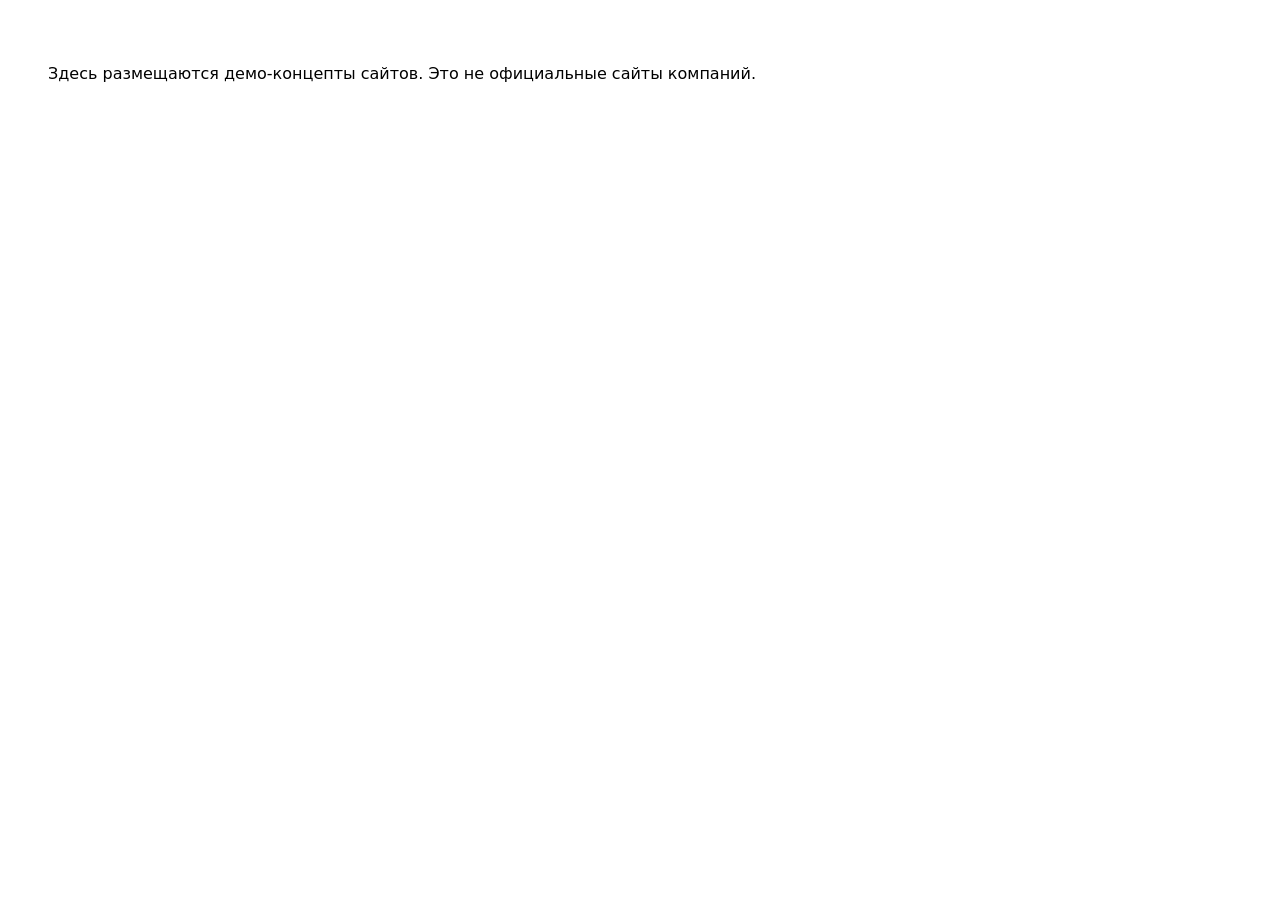
<file: index.html>
<!doctype html>
<html lang="ru"><head><meta charset="utf-8">
<meta name="robots" content="noindex, nofollow">
<title>Демо-концепты</title></head>
<body style="font-family: system-ui, sans-serif; padding: 40px">
<p>Здесь размещаются демо-концепты сайтов. Это не официальные сайты компаний.</p>
</body></html>
</file>
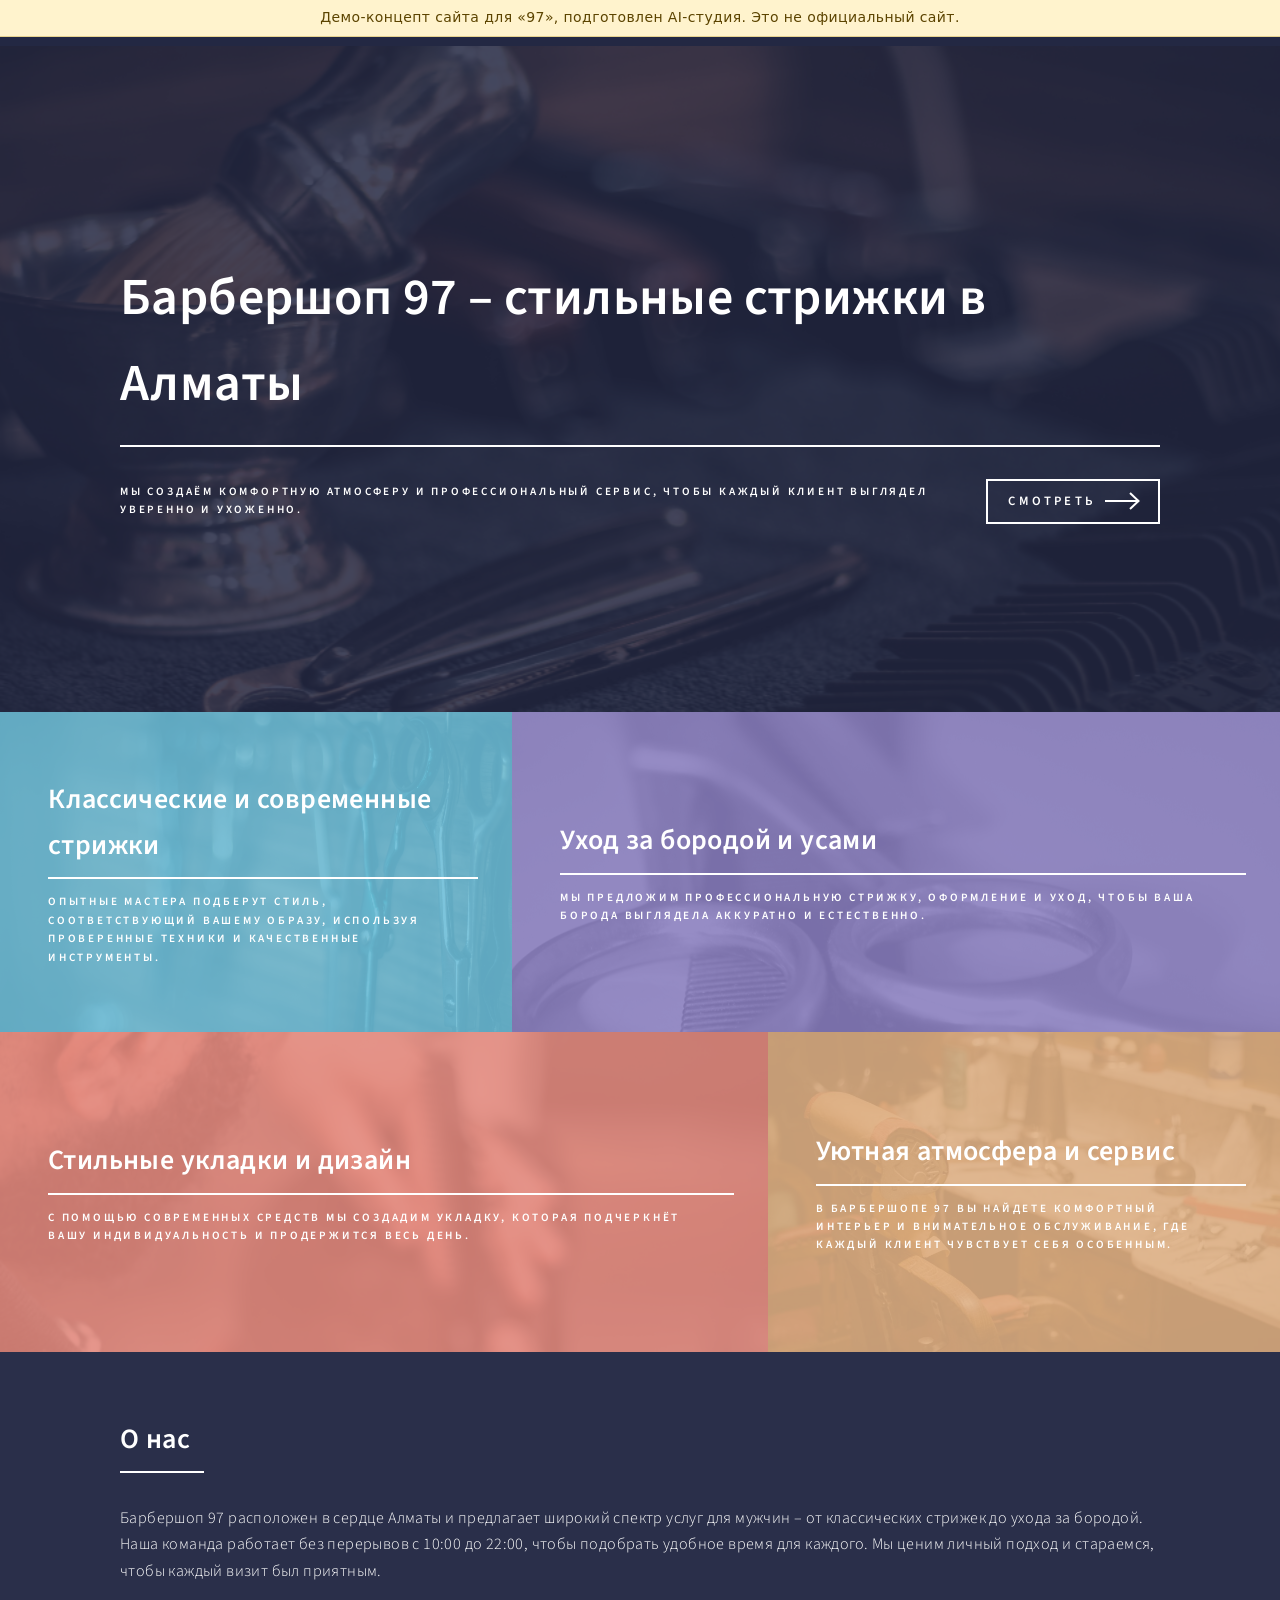
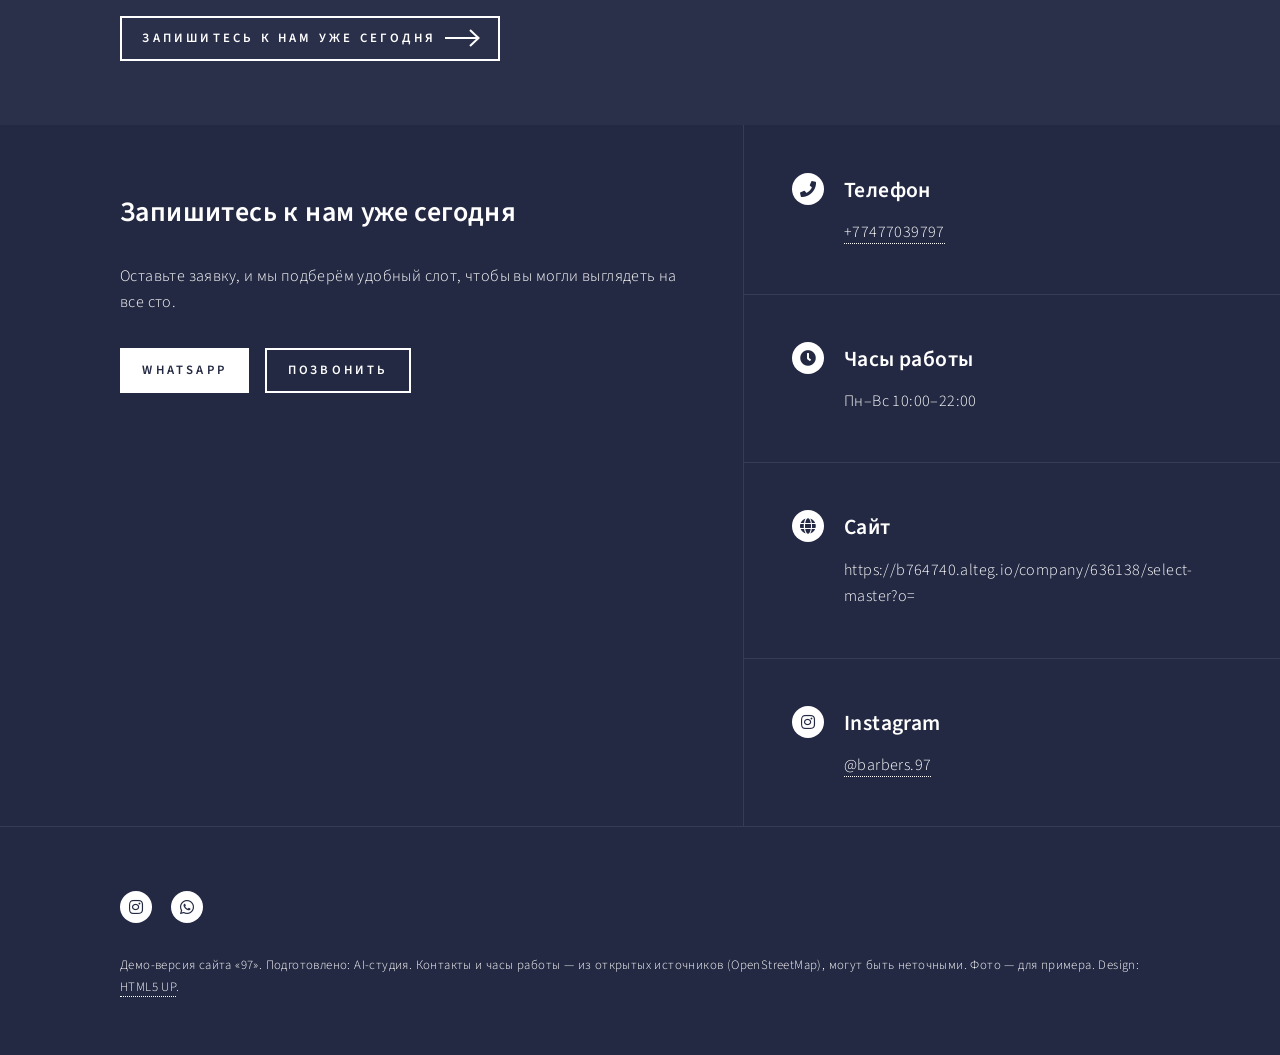
<file: 97-de0fb6/index.html>
<!DOCTYPE HTML>
<!-- Тема на основе «Forty» by HTML5 UP (html5up.net), CC BY 3.0. Демо-концепт, не официальный сайт. -->
<html lang="ru">
<head>
<meta charset="utf-8" />
<meta name="viewport" content="width=device-width, initial-scale=1" />
<meta name="robots" content="noindex, nofollow, noarchive" />
<title>97 — демо-концепт сайта</title>
<link rel="stylesheet" href="assets/css/main.css" />
<noscript><link rel="stylesheet" href="assets/css/noscript.css" /></noscript>

</head>
<body class="is-preload">
<div style="position:relative;z-index:100001;background:#fff3cd;color:#5c4400;font:14px/1.4 system-ui,-apple-system,'Segoe UI',Roboto,sans-serif;padding:8px 16px;text-align:center;border-bottom:1px solid #e6d28f;">
  Демо-концепт сайта для «97», подготовлен AI-студия. Это не официальный сайт.
</div>

<div id="wrapper">

  <header id="header" class="alt">
    <a href="#banner" class="logo"><strong>97</strong> <span>Алматы</span></a>
    <nav><a href="#menu">Меню</a></nav>
  </header>

  <nav id="menu">
    <ul class="links">
      <li><a href="#one">Что вас ждёт</a></li>
      <li><a href="#two">О нас</a></li>
      <li><a href="#contact">Контакты</a></li>
    </ul>
    <ul class="actions stacked">
      <li><a href="https://wa.me/77477039797" class="button primary fit" rel="noopener">Записаться</a></li>
    </ul>
  </nav>

  <section id="banner" class="major">
    <div class="inner">
      <header class="major"><h1>Барбершоп 97 – стильные стрижки в Алматы</h1></header>
      <div class="content">
        <p>Мы создаём комфортную атмосферу и профессиональный сервис, чтобы каждый клиент выглядел уверенно и ухоженно.</p>
        <ul class="actions">
          <li><a href="#one" class="button next scrolly">Смотреть</a></li>
        </ul>
      </div>
    </div>
  </section>

  <div id="main">
    <section id="one" class="tiles">
      
      <article>
        <span class="image"><img src="images/02.jpg" alt="" /></span>
        <header class="major">
          <h3><a href="#contact" class="link">Классические и современные стрижки</a></h3>
          <p>Опытные мастера подберут стиль, соответствующий вашему образу, используя проверенные техники и качественные инструменты.</p>
        </header>
      </article>
      
      <article>
        <span class="image"><img src="images/03.jpg" alt="" /></span>
        <header class="major">
          <h3><a href="#contact" class="link">Уход за бородой и усами</a></h3>
          <p>Мы предложим профессиональную стрижку, оформление и уход, чтобы ваша борода выглядела аккуратно и естественно.</p>
        </header>
      </article>
      
      <article>
        <span class="image"><img src="images/04.jpg" alt="" /></span>
        <header class="major">
          <h3><a href="#contact" class="link">Стильные укладки и дизайн</a></h3>
          <p>С помощью современных средств мы создадим укладку, которая подчеркнёт вашу индивидуальность и продержится весь день.</p>
        </header>
      </article>
      
      <article>
        <span class="image"><img src="images/05.jpg" alt="" /></span>
        <header class="major">
          <h3><a href="#contact" class="link">Уютная атмосфера и сервис</a></h3>
          <p>В барбершопе 97 вы найдете комфортный интерьер и внимательное обслуживание, где каждый клиент чувствует себя особенным.</p>
        </header>
      </article>
      
    </section>

    <section id="two">
      <div class="inner">
        <header class="major"><h2>О нас</h2></header>
        <p>Барбершоп 97 расположен в сердце Алматы и предлагает широкий спектр услуг для мужчин – от классических стрижек до ухода за бородой. Наша команда работает без перерывов с 10:00 до 22:00, чтобы подобрать удобное время для каждого. Мы ценим личный подход и стараемся, чтобы каждый визит был приятным.</p>
        <ul class="actions">
          <li><a href="#contact" class="button next">Запишитесь к нам уже сегодня</a></li>
        </ul>
      </div>
    </section>
  </div>

  <section id="contact">
    <div class="inner">
      <section>
        <h2>Запишитесь к нам уже сегодня</h2>
        <p>Оставьте заявку, и мы подберём удобный слот, чтобы вы могли выглядеть на все сто.</p>
        <ul class="actions">
          <li><a href="https://wa.me/77477039797" class="button primary" rel="noopener">WhatsApp</a></li>
          <li><a href="tel:+77477039797" class="button">Позвонить</a></li>
        </ul>
      </section>
      <section class="split">
        
        <section><div class="contact-method"><span class="icon solid alt fa-phone"></span><h3>Телефон</h3><a href="tel:+77477039797">+77477039797</a></div></section>
        
        
        <section><div class="contact-method"><span class="icon solid alt fa-clock"></span><h3>Часы работы</h3><span>Пн–Вс 10:00–22:00</span></div></section>
        
        <section><div class="contact-method"><span class="icon solid alt fa-globe"></span><h3>Сайт</h3><span>https://b764740.alteg.io/company/636138/select-master?o=</span></div></section>
        
        
        <section><div class="contact-method"><span class="icon brands alt fa-instagram"></span><h3>Instagram</h3><a href="https://instagram.com/barbers.97" rel="noopener">@barbers.97</a></div></section>
        
      </section>
    </div>
  </section>

  <footer id="footer">
    <div class="inner">
      <ul class="icons">
        <li><a href="https://instagram.com/barbers.97" class="icon brands alt fa-instagram" rel="noopener"><span class="label">Instagram</span></a></li>
        <li><a href="https://wa.me/77477039797" class="icon brands alt fa-whatsapp" rel="noopener"><span class="label">WhatsApp</span></a></li>
      </ul>
      <div class="copyright"><p>
  Демо-версия сайта «97». Подготовлено: AI-студия.
  Контакты и часы работы — из открытых источников (OpenStreetMap), могут быть неточными.
  Фото — для примера.
  Design: <a href="https://html5up.net" rel="noopener">HTML5 UP</a>.
</p>
</div>
    </div>
  </footer>

</div>
<script src="assets/js/jquery.min.js"></script>
<script src="assets/js/jquery.scrollex.min.js"></script>
<script src="assets/js/jquery.scrolly.min.js"></script>
<script src="assets/js/browser.min.js"></script>
<script src="assets/js/breakpoints.min.js"></script>
<script src="assets/js/util.js"></script>
<script src="assets/js/main.js"></script>

</body>
</html>
</file>
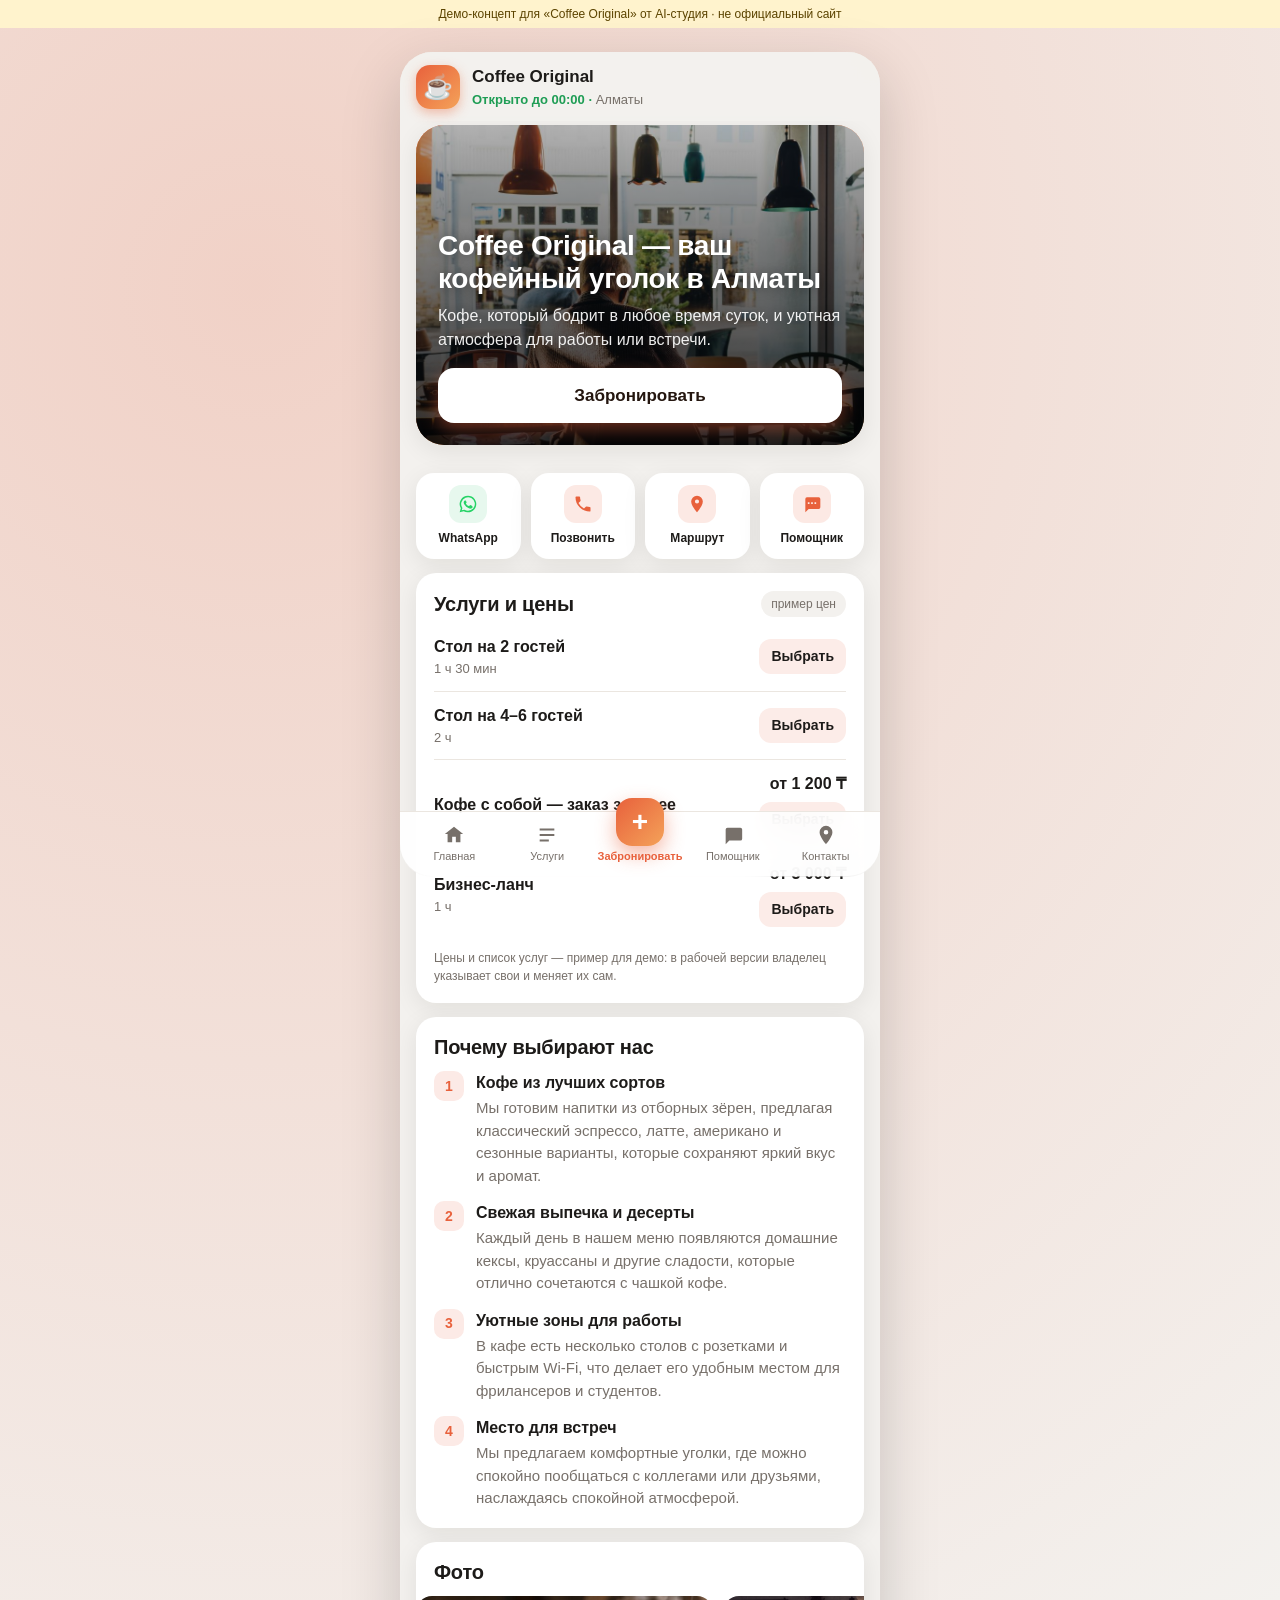
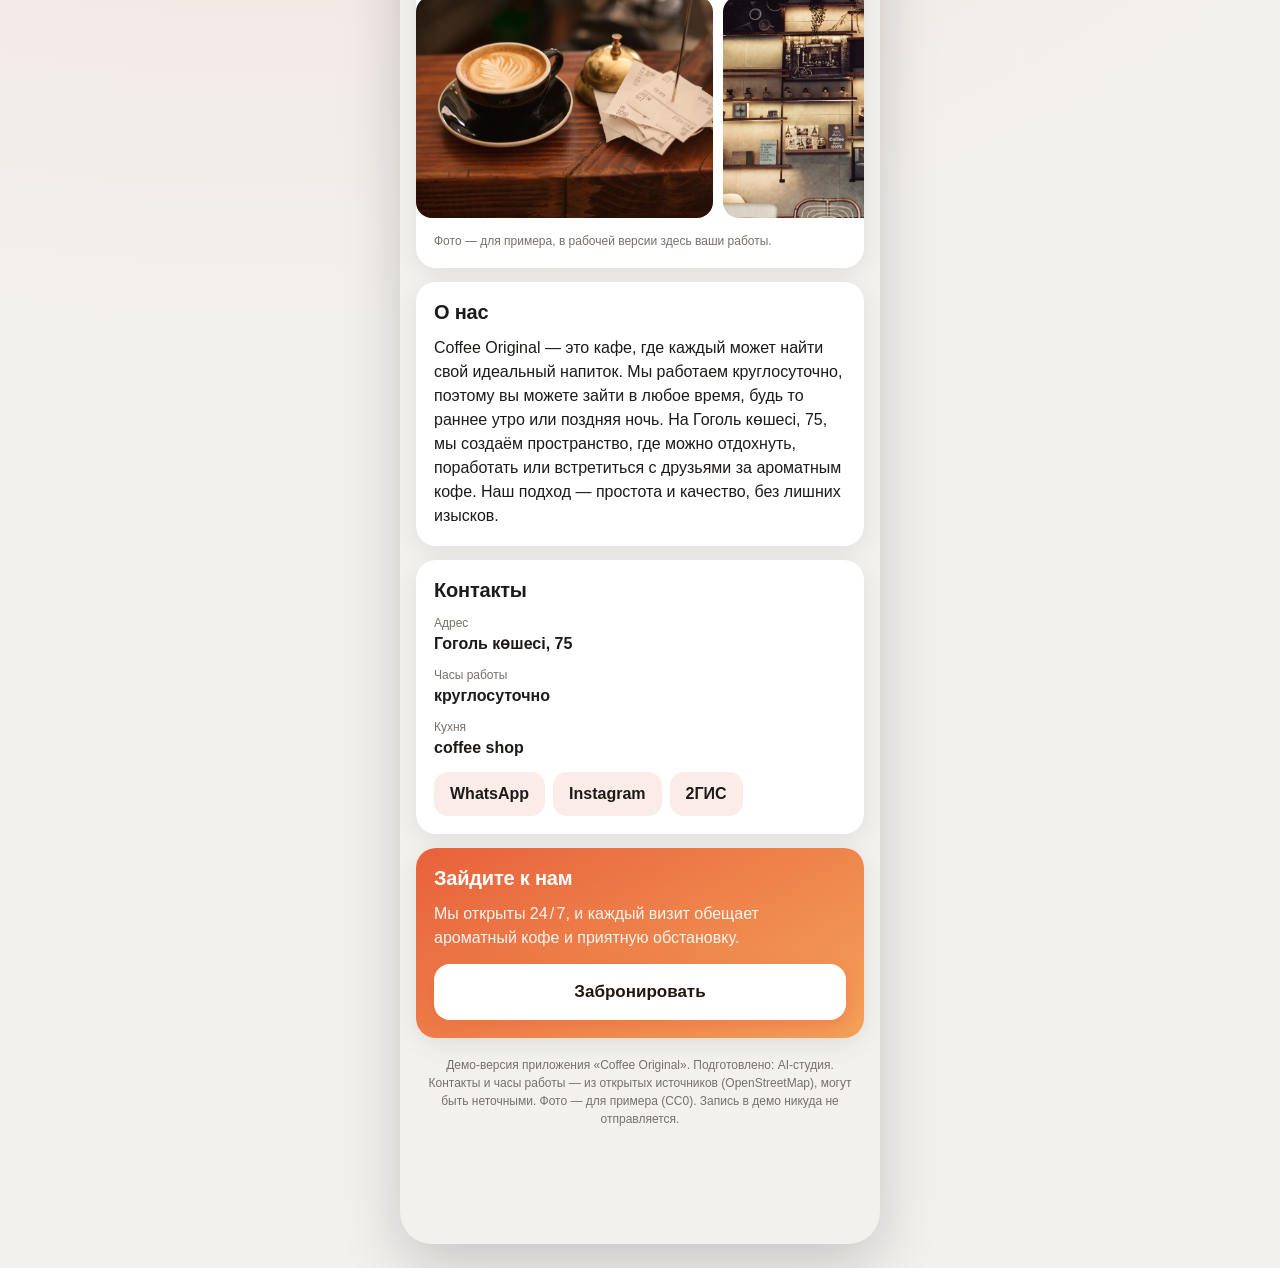
<file: coffee-original-13e451/index.html>
<!DOCTYPE html>
<!-- Демо-концепт мини-приложения. Не официальный сайт бизнеса. Подготовлено: AI-студия. -->
<html lang="ru">
<head>
<meta charset="utf-8" />
<meta name="viewport" content="width=device-width, initial-scale=1, viewport-fit=cover" />
<meta name="robots" content="noindex, nofollow, noarchive" />
<meta name="theme-color" content="#e8613c" />
<meta name="mobile-web-app-capable" content="yes" />
<meta name="apple-mobile-web-app-capable" content="yes" />
<meta name="apple-mobile-web-app-status-bar-style" content="default" />
<meta name="apple-mobile-web-app-title" content="Coffee Origi" />
<title>Coffee Original — демо-приложение</title>
<link rel="manifest" href="manifest.webmanifest" />
<link rel="apple-touch-icon" href="apple-touch-icon.png" />
<link rel="icon" type="image/png" href="icon-192.png" />
<link rel="stylesheet" href="assets/app.css" />
<style>:root{--accent:#e8613c;--accent2:#f4a259;--ink:#24160f}</style>
</head>
<body>
<div class="demo-bar">Демо-концепт для «Coffee Original» от AI-студия · не официальный сайт</div>
<div class="app">
  <header class="top">
    <div class="brand">
      <div class="logo" aria-hidden="true">☕</div>
      <div class="brand-text">
        <div class="name">Coffee Original</div>
        <div class="sub"><span id="open-status"></span>Алматы</div>
      </div>
    </div>
    <button class="icon-btn" id="install-btn" type="button" hidden>На экран</button>
  </header>

  <main>
    <section class="hero has-photo" id="home">
      <img src="images/01.jpg" class="hero-img" alt="" />
      <div class="hero-body">
        <h1>Coffee Original — ваш кофейный уголок в Алматы</h1>
        <p>Кофе, который бодрит в любое время суток, и уютная атмосфера для работы или встречи.</p>
        <button class="btn primary big" type="button" data-book>Забронировать</button>
      </div>
    </section>

    <div id="my-booking"></div>

    <nav class="quick" aria-label="Связаться">
      <a class="quick-item" href="https://wa.me/77078721995" rel="noopener"><span class="qi wa">
        <svg viewBox="0 0 24 24" aria-hidden="true"><path d="M12 2a10 10 0 0 0-8.6 15.1L2 22l5-1.3A10 10 0 1 0 12 2zm0 18.2a8.2 8.2 0 0 1-4.2-1.2l-.3-.2-3 .8.8-2.9-.2-.3A8.2 8.2 0 1 1 12 20.2zm4.5-6.1c-.2-.1-1.5-.7-1.7-.8s-.4-.1-.6.1-.7.8-.8 1-.3.2-.5.1a6.7 6.7 0 0 1-3.3-2.9c-.2-.4.2-.4.7-1.3.1-.2 0-.3 0-.4l-.8-1.8c-.2-.5-.4-.4-.6-.4h-.5a1 1 0 0 0-.7.3 3 3 0 0 0-.9 2.2 5.2 5.2 0 0 0 1.1 2.7 11.8 11.8 0 0 0 4.5 4c1.7.7 2.3.8 3.2.6a2.7 2.7 0 0 0 1.8-1.2 2.2 2.2 0 0 0 .2-1.2c-.1-.1-.3-.2-.6-.3z"/></svg>
      </span>WhatsApp</a>
      <a class="quick-item" href="tel:+77078721995"><span class="qi">
        <svg viewBox="0 0 24 24" aria-hidden="true"><path d="M6.6 10.8a15.1 15.1 0 0 0 6.6 6.6l2.2-2.2a1 1 0 0 1 1-.3 11.4 11.4 0 0 0 3.6.6 1 1 0 0 1 1 1V20a1 1 0 0 1-1 1A17 17 0 0 1 3 4a1 1 0 0 1 1-1h3.5a1 1 0 0 1 1 1 11.4 11.4 0 0 0 .6 3.6 1 1 0 0 1-.3 1z"/></svg>
      </span>Позвонить</a>
      <a class="quick-item" href="https://2gis.kz/search/Coffee%20Original%20%D0%90%D0%BB%D0%BC%D0%B0%D1%82%D1%8B%20%D0%93%D0%BE%D0%B3%D0%BE%D0%BB%D1%8C%20%D0%BA%D3%A9%D1%88%D0%B5%D1%81%D1%96%2C%2075" rel="noopener"><span class="qi">
        <svg viewBox="0 0 24 24" aria-hidden="true"><path d="M12 2a7 7 0 0 0-7 7c0 5.2 7 13 7 13s7-7.8 7-13a7 7 0 0 0-7-7zm0 9.5A2.5 2.5 0 1 1 12 6.5a2.5 2.5 0 0 1 0 5z"/></svg>
      </span>Маршрут</a>
      <button class="quick-item" type="button" data-chat><span class="qi">
        <svg viewBox="0 0 24 24" aria-hidden="true"><path d="M4 4h16a2 2 0 0 1 2 2v10a2 2 0 0 1-2 2H8l-4 4V6a2 2 0 0 1 2-2zm3 6v2h2v-2zm4 0v2h2v-2zm4 0v2h2v-2z"/></svg>
      </span>Помощник</button>
    </nav>

    <section class="card" id="services">
      <div class="section-head"><h2>Услуги и цены</h2><span class="chip">пример цен</span></div>
      <ul class="services">
        
        <li class="service">
          <div class="s-info">
            <div class="s-name">Стол на 2 гостей</div>
            <div class="s-meta">1 ч 30 мин</div>
          </div>
          <div class="s-right">
            
            <button class="btn small" type="button" data-book="0">Выбрать</button>
          </div>
        </li>
        
        <li class="service">
          <div class="s-info">
            <div class="s-name">Стол на 4–6 гостей</div>
            <div class="s-meta">2 ч</div>
          </div>
          <div class="s-right">
            
            <button class="btn small" type="button" data-book="1">Выбрать</button>
          </div>
        </li>
        
        <li class="service">
          <div class="s-info">
            <div class="s-name">Кофе с собой — заказ заранее</div>
            
          </div>
          <div class="s-right">
            <div class="s-price">от 1 200 ₸</div>
            <button class="btn small" type="button" data-book="2">Выбрать</button>
          </div>
        </li>
        
        <li class="service">
          <div class="s-info">
            <div class="s-name">Бизнес-ланч</div>
            <div class="s-meta">1 ч</div>
          </div>
          <div class="s-right">
            <div class="s-price">от 3 000 ₸</div>
            <button class="btn small" type="button" data-book="3">Выбрать</button>
          </div>
        </li>
        
      </ul>
      <p class="note">Цены и список услуг — пример для демо: в рабочей версии владелец указывает свои и меняет их сам.</p>
    </section>

    <section class="card" id="why">
      <h2>Почему выбирают нас</h2>
      <div class="features">
        
        <div class="feature">
          <div class="f-num">1</div>
          <div><div class="f-title">Кофе из лучших сортов</div><p>Мы готовим напитки из отборных зёрен, предлагая классический эспрессо, латте, американо и сезонные варианты, которые сохраняют яркий вкус и аромат.</p></div>
        </div>
        
        <div class="feature">
          <div class="f-num">2</div>
          <div><div class="f-title">Свежая выпечка и десерты</div><p>Каждый день в нашем меню появляются домашние кексы, круассаны и другие сладости, которые отлично сочетаются с чашкой кофе.</p></div>
        </div>
        
        <div class="feature">
          <div class="f-num">3</div>
          <div><div class="f-title">Уютные зоны для работы</div><p>В кафе есть несколько столов с розетками и быстрым Wi‑Fi, что делает его удобным местом для фрилансеров и студентов.</p></div>
        </div>
        
        <div class="feature">
          <div class="f-num">4</div>
          <div><div class="f-title">Место для встреч</div><p>Мы предлагаем комфортные уголки, где можно спокойно пообщаться с коллегами или друзьями, наслаждаясь спокойной атмосферой.</p></div>
        </div>
        
      </div>
    </section>

    
    <section class="card">
      <h2>Фото</h2>
      <div class="gallery"><img src="images/02.jpg" alt="" loading="lazy" /><img src="images/03.jpg" alt="" loading="lazy" /><img src="images/04.jpg" alt="" loading="lazy" /><img src="images/05.jpg" alt="" loading="lazy" /></div>
      <p class="note">Фото — для примера, в рабочей версии здесь ваши работы.</p>
    </section>
    

    <section class="card" id="about">
      <h2>О нас</h2>
      <p>Coffee Original — это кафе, где каждый может найти свой идеальный напиток. Мы работаем круглосуточно, поэтому вы можете зайти в любое время, будь то раннее утро или поздняя ночь. На Гоголь көшесі, 75, мы создаём пространство, где можно отдохнуть, поработать или встретиться с друзьями за ароматным кофе. Наш подход — простота и качество, без лишних изысков.</p>
    </section>

    <section class="card" id="contacts">
      <h2>Контакты</h2>
      
      <dl class="facts">
        <div class="fact"><dt>Адрес</dt><dd>Гоголь көшесі, 75</dd></div><div class="fact"><dt>Часы работы</dt><dd>круглосуточно</dd></div><div class="fact"><dt>Кухня</dt><dd>coffee shop</dd></div>
      </dl>
      
      <div class="row">
        <a class="btn" href="https://wa.me/77078721995" rel="noopener">WhatsApp</a>
        <a class="btn" href="https://instagram.com/coffee.original" rel="noopener">Instagram</a>
        <a class="btn" href="https://2gis.kz/search/Coffee%20Original%20%D0%90%D0%BB%D0%BC%D0%B0%D1%82%D1%8B%20%D0%93%D0%BE%D0%B3%D0%BE%D0%BB%D1%8C%20%D0%BA%D3%A9%D1%88%D0%B5%D1%81%D1%96%2C%2075" rel="noopener">2ГИС</a>
      </div>
    </section>

    <section class="card cta">
      <h2>Зайдите к нам</h2>
      <p>Мы открыты 24 / 7, и каждый визит обещает ароматный кофе и приятную обстановку.</p>
      <button class="btn primary big" type="button" data-book>Забронировать</button>
    </section>

    <footer class="foot">
      Демо-версия приложения «Coffee Original». Подготовлено: AI-студия.
      Контакты и часы работы — из открытых источников (OpenStreetMap), могут быть неточными.
      Фото — для примера (CC0). Запись в демо никуда не отправляется.
    </footer>
  </main>

  <nav class="tabbar" aria-label="Разделы">
    <a class="tab" href="#home"><svg viewBox="0 0 24 24" aria-hidden="true"><path d="M12 3 2 11h3v9h5v-6h4v6h5v-9h3z"/></svg>Главная</a>
    <a class="tab" href="#services"><svg viewBox="0 0 24 24" aria-hidden="true"><path d="M4 5h16v2H4zm0 6h16v2H4zm0 6h10v2H4z"/></svg>Услуги</a>
    <button class="tab main" type="button" data-book><span>+</span>Забронировать</button>
    <button class="tab" type="button" data-chat><svg viewBox="0 0 24 24" aria-hidden="true"><path d="M4 4h16a2 2 0 0 1 2 2v10a2 2 0 0 1-2 2H8l-4 4V6a2 2 0 0 1 2-2z"/></svg>Помощник</button>
    <a class="tab" href="#contacts"><svg viewBox="0 0 24 24" aria-hidden="true"><path d="M12 2a7 7 0 0 0-7 7c0 5.2 7 13 7 13s7-7.8 7-13a7 7 0 0 0-7-7zm0 9.5A2.5 2.5 0 1 1 12 6.5a2.5 2.5 0 0 1 0 5z"/></svg>Контакты</a>
  </nav>
</div>

<div class="sheet-backdrop" id="backdrop" hidden></div>
<section class="sheet" id="booking" role="dialog" aria-modal="true" aria-label="Забронировать" hidden></section>
<section class="sheet" id="chat" role="dialog" aria-modal="true" aria-label="Помощник" hidden></section>
<div class="toast" id="toast" hidden></div>

<script type="application/json" id="app-data">{"action": "\u0417\u0430\u0431\u0440\u043e\u043d\u0438\u0440\u043e\u0432\u0430\u0442\u044c", "address": "\u0413\u043e\u0433\u043e\u043b\u044c \u043a\u04e9\u0448\u0435\u0441\u0456, 75", "city": "\u0410\u043b\u043c\u0430\u0442\u044b", "defaultHours": [600, 1200], "example": "\u0421\u0442\u043e\u043b \u043d\u0430 \u0434\u0432\u043e\u0438\u0445 \u0432 \u0441\u0443\u0431\u0431\u043e\u0442\u0443 \u0432 19:00", "hours": [[0, 1440], [0, 1440], [0, 1440], [0, 1440], [0, 1440], [0, 1440], [0, 1440]], "hoursKnown": true, "hoursText": "\u043a\u0440\u0443\u0433\u043b\u043e\u0441\u0443\u0442\u043e\u0447\u043d\u043e", "links": {"instagram": "https://instagram.com/coffee.original", "map": "https://2gis.kz/search/Coffee%20Original%20%D0%90%D0%BB%D0%BC%D0%B0%D1%82%D1%8B%20%D0%93%D0%BE%D0%B3%D0%BE%D0%BB%D1%8C%20%D0%BA%D3%A9%D1%88%D0%B5%D1%81%D1%96%2C%2075", "phone": "tel:+77078721995", "whatsapp": "https://wa.me/77078721995"}, "name": "Coffee Original", "services": [{"minutes": 90, "name": "\u0421\u0442\u043e\u043b \u043d\u0430 2 \u0433\u043e\u0441\u0442\u0435\u0439", "price_from_kzt": 0}, {"minutes": 120, "name": "\u0421\u0442\u043e\u043b \u043d\u0430 4\u20136 \u0433\u043e\u0441\u0442\u0435\u0439", "price_from_kzt": 0}, {"minutes": 0, "name": "\u041a\u043e\u0444\u0435 \u0441 \u0441\u043e\u0431\u043e\u0439 \u2014 \u0437\u0430\u043a\u0430\u0437 \u0437\u0430\u0440\u0430\u043d\u0435\u0435", "price_from_kzt": 1200}, {"minutes": 60, "name": "\u0411\u0438\u0437\u043d\u0435\u0441-\u043b\u0430\u043d\u0447", "price_from_kzt": 3000}]}</script>
<script src="assets/app.js"></script>
</body>
</html>
</file>
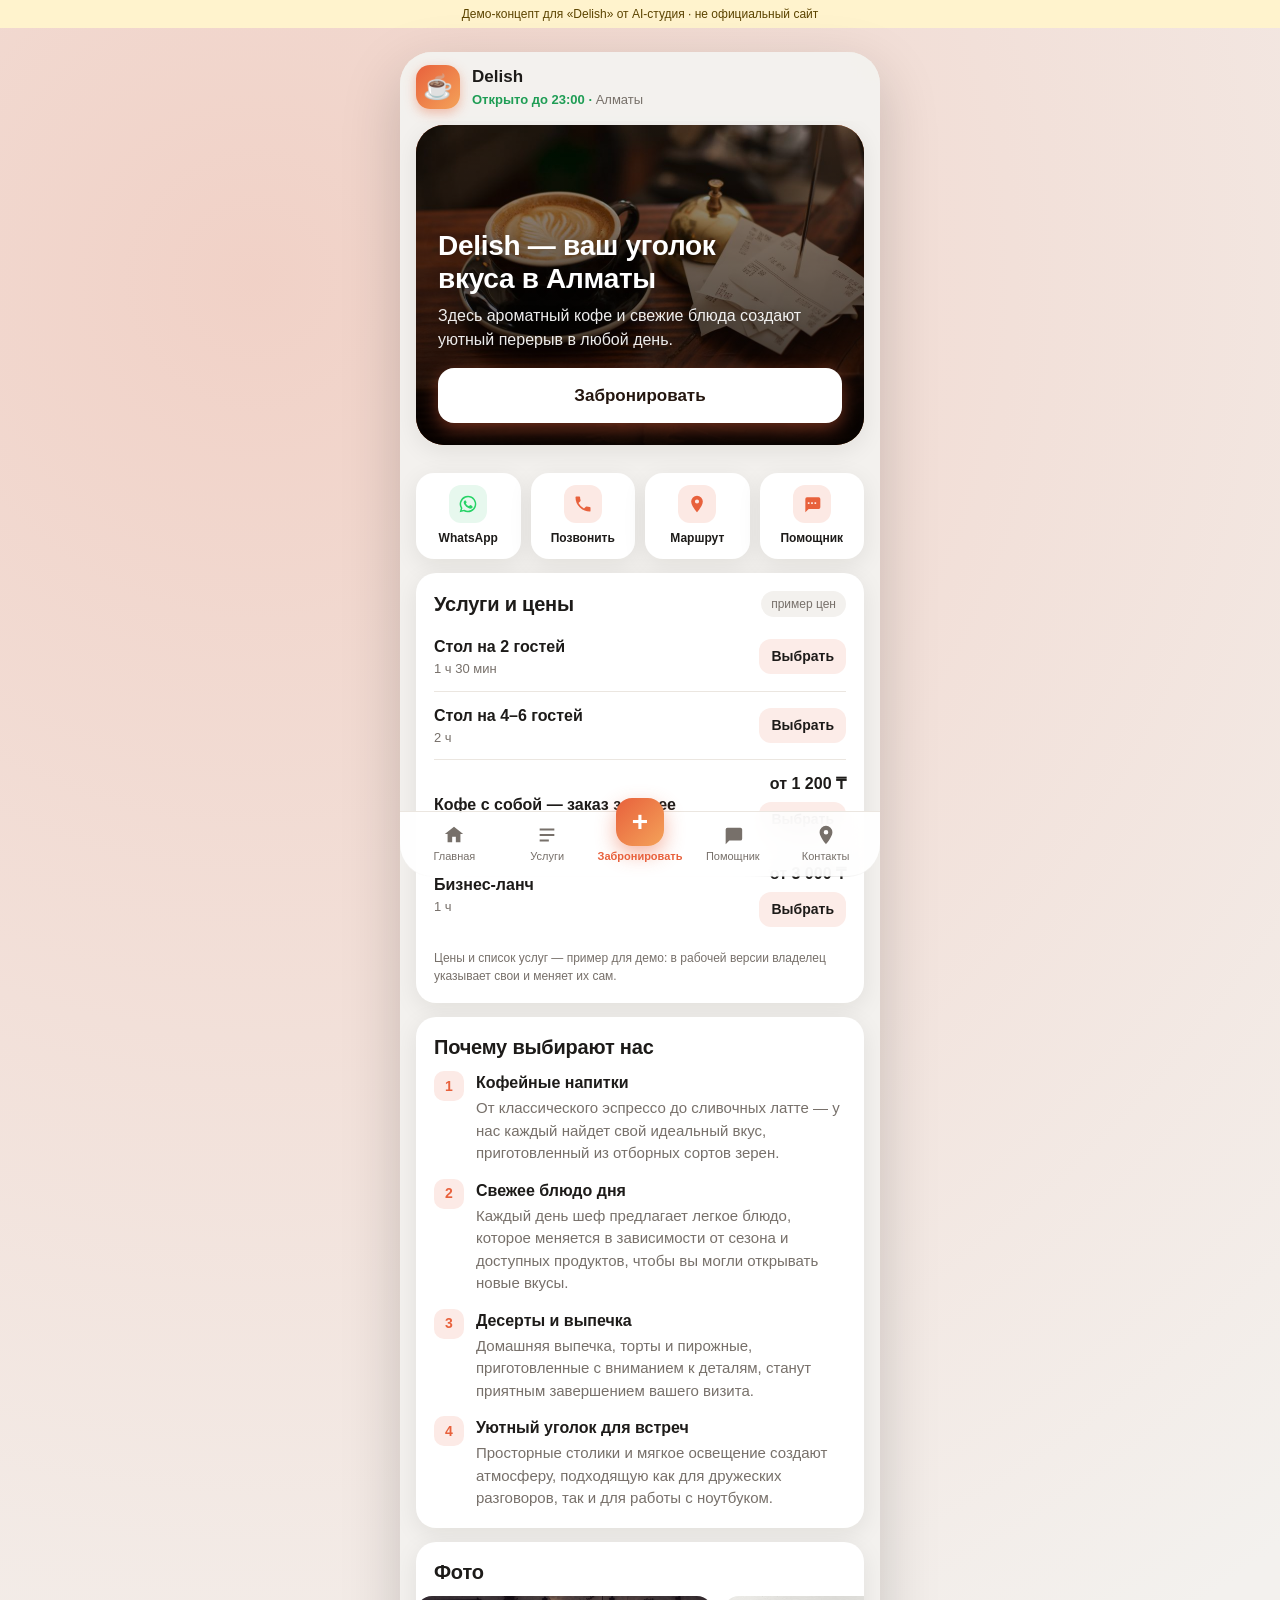
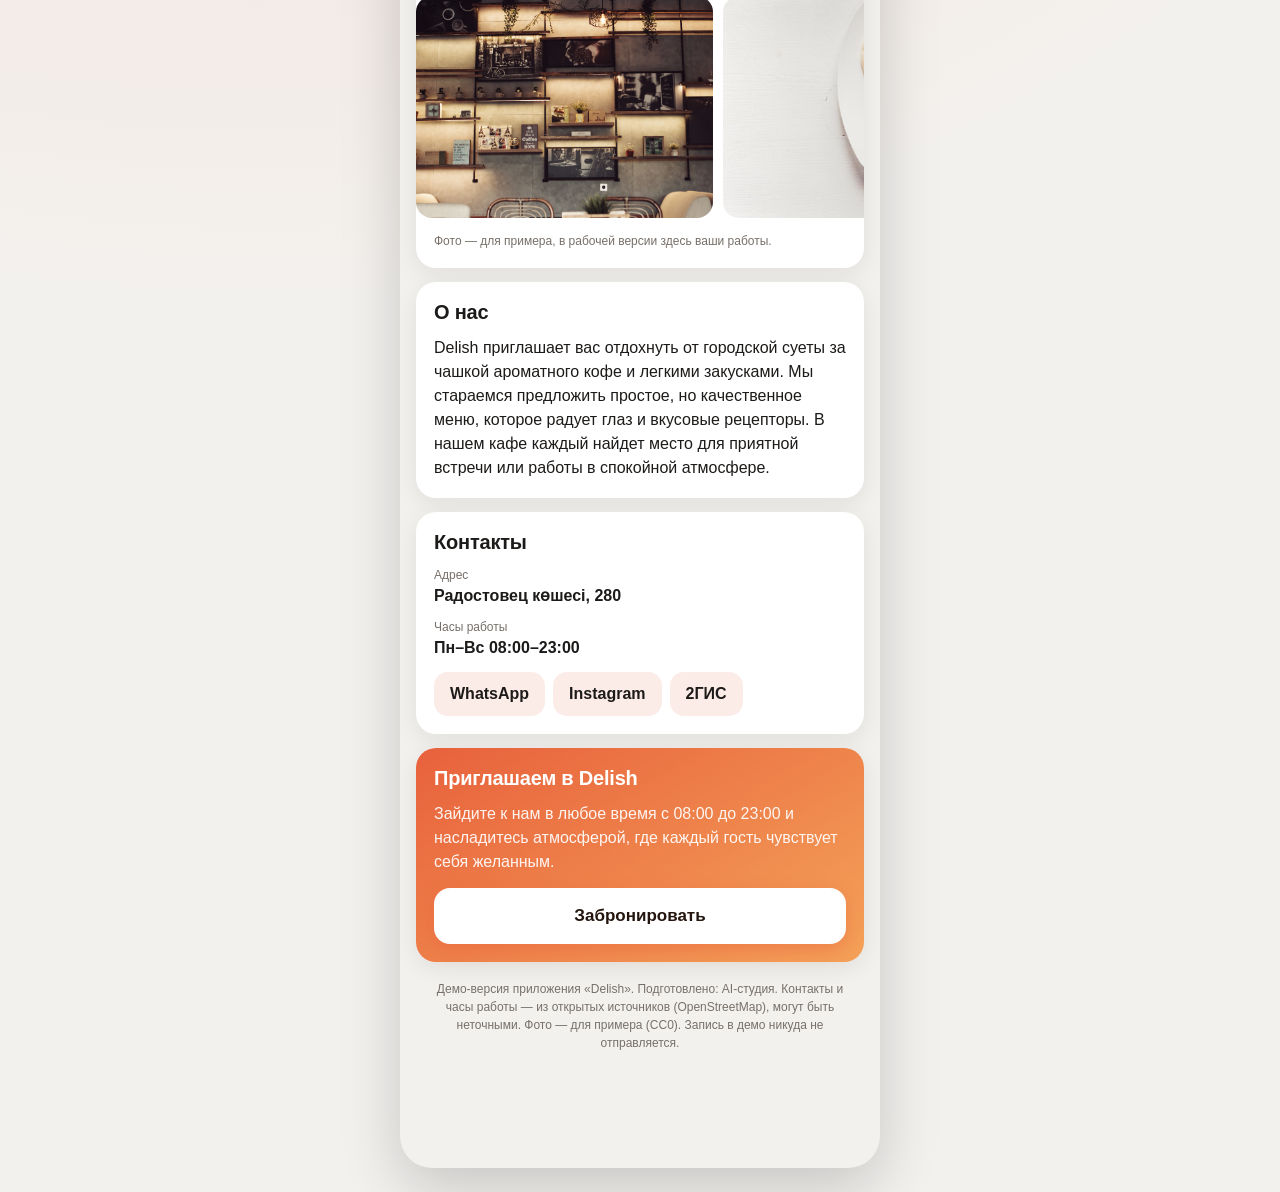
<file: delish-451409/index.html>
<!DOCTYPE html>
<!-- Демо-концепт мини-приложения. Не официальный сайт бизнеса. Подготовлено: AI-студия. -->
<html lang="ru">
<head>
<meta charset="utf-8" />
<meta name="viewport" content="width=device-width, initial-scale=1, viewport-fit=cover" />
<meta name="robots" content="noindex, nofollow, noarchive" />
<meta name="theme-color" content="#e8613c" />
<meta name="mobile-web-app-capable" content="yes" />
<meta name="apple-mobile-web-app-capable" content="yes" />
<meta name="apple-mobile-web-app-status-bar-style" content="default" />
<meta name="apple-mobile-web-app-title" content="Delish" />
<title>Delish — демо-приложение</title>
<link rel="manifest" href="manifest.webmanifest" />
<link rel="apple-touch-icon" href="apple-touch-icon.png" />
<link rel="icon" type="image/png" href="icon-192.png" />
<link rel="stylesheet" href="assets/app.css" />
<style>:root{--accent:#e8613c;--accent2:#f4a259;--ink:#24160f}</style>
</head>
<body>
<div class="demo-bar">Демо-концепт для «Delish» от AI-студия · не официальный сайт</div>
<div class="app">
  <header class="top">
    <div class="brand">
      <div class="logo" aria-hidden="true">☕</div>
      <div class="brand-text">
        <div class="name">Delish</div>
        <div class="sub"><span id="open-status"></span>Алматы</div>
      </div>
    </div>
    <button class="icon-btn" id="install-btn" type="button" hidden>На экран</button>
  </header>

  <main>
    <section class="hero has-photo" id="home">
      <img src="images/01.jpg" class="hero-img" alt="" />
      <div class="hero-body">
        <h1>Delish — ваш уголок вкуса в Алматы</h1>
        <p>Здесь ароматный кофе и свежие блюда создают уютный перерыв в любой день.</p>
        <button class="btn primary big" type="button" data-book>Забронировать</button>
      </div>
    </section>

    <div id="my-booking"></div>

    <nav class="quick" aria-label="Связаться">
      <a class="quick-item" href="https://wa.me/77020296303" rel="noopener"><span class="qi wa">
        <svg viewBox="0 0 24 24" aria-hidden="true"><path d="M12 2a10 10 0 0 0-8.6 15.1L2 22l5-1.3A10 10 0 1 0 12 2zm0 18.2a8.2 8.2 0 0 1-4.2-1.2l-.3-.2-3 .8.8-2.9-.2-.3A8.2 8.2 0 1 1 12 20.2zm4.5-6.1c-.2-.1-1.5-.7-1.7-.8s-.4-.1-.6.1-.7.8-.8 1-.3.2-.5.1a6.7 6.7 0 0 1-3.3-2.9c-.2-.4.2-.4.7-1.3.1-.2 0-.3 0-.4l-.8-1.8c-.2-.5-.4-.4-.6-.4h-.5a1 1 0 0 0-.7.3 3 3 0 0 0-.9 2.2 5.2 5.2 0 0 0 1.1 2.7 11.8 11.8 0 0 0 4.5 4c1.7.7 2.3.8 3.2.6a2.7 2.7 0 0 0 1.8-1.2 2.2 2.2 0 0 0 .2-1.2c-.1-.1-.3-.2-.6-.3z"/></svg>
      </span>WhatsApp</a>
      <a class="quick-item" href="tel:+77020296303"><span class="qi">
        <svg viewBox="0 0 24 24" aria-hidden="true"><path d="M6.6 10.8a15.1 15.1 0 0 0 6.6 6.6l2.2-2.2a1 1 0 0 1 1-.3 11.4 11.4 0 0 0 3.6.6 1 1 0 0 1 1 1V20a1 1 0 0 1-1 1A17 17 0 0 1 3 4a1 1 0 0 1 1-1h3.5a1 1 0 0 1 1 1 11.4 11.4 0 0 0 .6 3.6 1 1 0 0 1-.3 1z"/></svg>
      </span>Позвонить</a>
      <a class="quick-item" href="https://2gis.kz/search/Delish%20%D0%90%D0%BB%D0%BC%D0%B0%D1%82%D1%8B%20%D0%A0%D0%B0%D0%B4%D0%BE%D1%81%D1%82%D0%BE%D0%B2%D0%B5%D1%86%20%D0%BA%D3%A9%D1%88%D0%B5%D1%81%D1%96%2C%20280" rel="noopener"><span class="qi">
        <svg viewBox="0 0 24 24" aria-hidden="true"><path d="M12 2a7 7 0 0 0-7 7c0 5.2 7 13 7 13s7-7.8 7-13a7 7 0 0 0-7-7zm0 9.5A2.5 2.5 0 1 1 12 6.5a2.5 2.5 0 0 1 0 5z"/></svg>
      </span>Маршрут</a>
      <button class="quick-item" type="button" data-chat><span class="qi">
        <svg viewBox="0 0 24 24" aria-hidden="true"><path d="M4 4h16a2 2 0 0 1 2 2v10a2 2 0 0 1-2 2H8l-4 4V6a2 2 0 0 1 2-2zm3 6v2h2v-2zm4 0v2h2v-2zm4 0v2h2v-2z"/></svg>
      </span>Помощник</button>
    </nav>

    <section class="card" id="services">
      <div class="section-head"><h2>Услуги и цены</h2><span class="chip">пример цен</span></div>
      <ul class="services">
        
        <li class="service">
          <div class="s-info">
            <div class="s-name">Стол на 2 гостей</div>
            <div class="s-meta">1 ч 30 мин</div>
          </div>
          <div class="s-right">
            
            <button class="btn small" type="button" data-book="0">Выбрать</button>
          </div>
        </li>
        
        <li class="service">
          <div class="s-info">
            <div class="s-name">Стол на 4–6 гостей</div>
            <div class="s-meta">2 ч</div>
          </div>
          <div class="s-right">
            
            <button class="btn small" type="button" data-book="1">Выбрать</button>
          </div>
        </li>
        
        <li class="service">
          <div class="s-info">
            <div class="s-name">Кофе с собой — заказ заранее</div>
            
          </div>
          <div class="s-right">
            <div class="s-price">от 1 200 ₸</div>
            <button class="btn small" type="button" data-book="2">Выбрать</button>
          </div>
        </li>
        
        <li class="service">
          <div class="s-info">
            <div class="s-name">Бизнес-ланч</div>
            <div class="s-meta">1 ч</div>
          </div>
          <div class="s-right">
            <div class="s-price">от 3 000 ₸</div>
            <button class="btn small" type="button" data-book="3">Выбрать</button>
          </div>
        </li>
        
      </ul>
      <p class="note">Цены и список услуг — пример для демо: в рабочей версии владелец указывает свои и меняет их сам.</p>
    </section>

    <section class="card" id="why">
      <h2>Почему выбирают нас</h2>
      <div class="features">
        
        <div class="feature">
          <div class="f-num">1</div>
          <div><div class="f-title">Кофейные напитки</div><p>От классического эспрессо до сливочных латте — у нас каждый найдет свой идеальный вкус, приготовленный из отборных сортов зерен.</p></div>
        </div>
        
        <div class="feature">
          <div class="f-num">2</div>
          <div><div class="f-title">Свежее блюдо дня</div><p>Каждый день шеф предлагает легкое блюдо, которое меняется в зависимости от сезона и доступных продуктов, чтобы вы могли открывать новые вкусы.</p></div>
        </div>
        
        <div class="feature">
          <div class="f-num">3</div>
          <div><div class="f-title">Десерты и выпечка</div><p>Домашняя выпечка, торты и пирожные, приготовленные с вниманием к деталям, станут приятным завершением вашего визита.</p></div>
        </div>
        
        <div class="feature">
          <div class="f-num">4</div>
          <div><div class="f-title">Уютный уголок для встреч</div><p>Просторные столики и мягкое освещение создают атмосферу, подходящую как для дружеских разговоров, так и для работы с ноутбуком.</p></div>
        </div>
        
      </div>
    </section>

    
    <section class="card">
      <h2>Фото</h2>
      <div class="gallery"><img src="images/02.jpg" alt="" loading="lazy" /><img src="images/03.jpg" alt="" loading="lazy" /><img src="images/04.jpg" alt="" loading="lazy" /><img src="images/05.jpg" alt="" loading="lazy" /></div>
      <p class="note">Фото — для примера, в рабочей версии здесь ваши работы.</p>
    </section>
    

    <section class="card" id="about">
      <h2>О нас</h2>
      <p>Delish приглашает вас отдохнуть от городской суеты за чашкой ароматного кофе и легкими закусками. Мы стараемся предложить простое, но качественное меню, которое радует глаз и вкусовые рецепторы. В нашем кафе каждый найдет место для приятной встречи или работы в спокойной атмосфере.</p>
    </section>

    <section class="card" id="contacts">
      <h2>Контакты</h2>
      
      <dl class="facts">
        <div class="fact"><dt>Адрес</dt><dd>Радостовец көшесі, 280</dd></div><div class="fact"><dt>Часы работы</dt><dd>Пн–Вс 08:00–23:00</dd></div>
      </dl>
      
      <div class="row">
        <a class="btn" href="https://wa.me/77020296303" rel="noopener">WhatsApp</a>
        <a class="btn" href="https://instagram.com/delish.almaty" rel="noopener">Instagram</a>
        <a class="btn" href="https://2gis.kz/search/Delish%20%D0%90%D0%BB%D0%BC%D0%B0%D1%82%D1%8B%20%D0%A0%D0%B0%D0%B4%D0%BE%D1%81%D1%82%D0%BE%D0%B2%D0%B5%D1%86%20%D0%BA%D3%A9%D1%88%D0%B5%D1%81%D1%96%2C%20280" rel="noopener">2ГИС</a>
      </div>
    </section>

    <section class="card cta">
      <h2>Приглашаем в Delish</h2>
      <p>Зайдите к нам в любое время с 08:00 до 23:00 и насладитесь атмосферой, где каждый гость чувствует себя желанным.</p>
      <button class="btn primary big" type="button" data-book>Забронировать</button>
    </section>

    <footer class="foot">
      Демо-версия приложения «Delish». Подготовлено: AI-студия.
      Контакты и часы работы — из открытых источников (OpenStreetMap), могут быть неточными.
      Фото — для примера (CC0). Запись в демо никуда не отправляется.
    </footer>
  </main>

  <nav class="tabbar" aria-label="Разделы">
    <a class="tab" href="#home"><svg viewBox="0 0 24 24" aria-hidden="true"><path d="M12 3 2 11h3v9h5v-6h4v6h5v-9h3z"/></svg>Главная</a>
    <a class="tab" href="#services"><svg viewBox="0 0 24 24" aria-hidden="true"><path d="M4 5h16v2H4zm0 6h16v2H4zm0 6h10v2H4z"/></svg>Услуги</a>
    <button class="tab main" type="button" data-book><span>+</span>Забронировать</button>
    <button class="tab" type="button" data-chat><svg viewBox="0 0 24 24" aria-hidden="true"><path d="M4 4h16a2 2 0 0 1 2 2v10a2 2 0 0 1-2 2H8l-4 4V6a2 2 0 0 1 2-2z"/></svg>Помощник</button>
    <a class="tab" href="#contacts"><svg viewBox="0 0 24 24" aria-hidden="true"><path d="M12 2a7 7 0 0 0-7 7c0 5.2 7 13 7 13s7-7.8 7-13a7 7 0 0 0-7-7zm0 9.5A2.5 2.5 0 1 1 12 6.5a2.5 2.5 0 0 1 0 5z"/></svg>Контакты</a>
  </nav>
</div>

<div class="sheet-backdrop" id="backdrop" hidden></div>
<section class="sheet" id="booking" role="dialog" aria-modal="true" aria-label="Забронировать" hidden></section>
<section class="sheet" id="chat" role="dialog" aria-modal="true" aria-label="Помощник" hidden></section>
<div class="toast" id="toast" hidden></div>

<script type="application/json" id="app-data">{"action": "\u0417\u0430\u0431\u0440\u043e\u043d\u0438\u0440\u043e\u0432\u0430\u0442\u044c", "address": "\u0420\u0430\u0434\u043e\u0441\u0442\u043e\u0432\u0435\u0446 \u043a\u04e9\u0448\u0435\u0441\u0456, 280", "city": "\u0410\u043b\u043c\u0430\u0442\u044b", "defaultHours": [600, 1200], "example": "\u0421\u0442\u043e\u043b \u043d\u0430 \u0434\u0432\u043e\u0438\u0445 \u0432 \u0441\u0443\u0431\u0431\u043e\u0442\u0443 \u0432 19:00", "hours": [[480, 1380], [480, 1380], [480, 1380], [480, 1380], [480, 1380], [480, 1380], [480, 1380]], "hoursKnown": true, "hoursText": "\u041f\u043d\u2013\u0412\u0441 08:00\u201323:00", "links": {"instagram": "https://instagram.com/delish.almaty", "map": "https://2gis.kz/search/Delish%20%D0%90%D0%BB%D0%BC%D0%B0%D1%82%D1%8B%20%D0%A0%D0%B0%D0%B4%D0%BE%D1%81%D1%82%D0%BE%D0%B2%D0%B5%D1%86%20%D0%BA%D3%A9%D1%88%D0%B5%D1%81%D1%96%2C%20280", "phone": "tel:+77020296303", "whatsapp": "https://wa.me/77020296303"}, "name": "Delish", "services": [{"minutes": 90, "name": "\u0421\u0442\u043e\u043b \u043d\u0430 2 \u0433\u043e\u0441\u0442\u0435\u0439", "price_from_kzt": 0}, {"minutes": 120, "name": "\u0421\u0442\u043e\u043b \u043d\u0430 4\u20136 \u0433\u043e\u0441\u0442\u0435\u0439", "price_from_kzt": 0}, {"minutes": 0, "name": "\u041a\u043e\u0444\u0435 \u0441 \u0441\u043e\u0431\u043e\u0439 \u2014 \u0437\u0430\u043a\u0430\u0437 \u0437\u0430\u0440\u0430\u043d\u0435\u0435", "price_from_kzt": 1200}, {"minutes": 60, "name": "\u0411\u0438\u0437\u043d\u0435\u0441-\u043b\u0430\u043d\u0447", "price_from_kzt": 3000}]}</script>
<script src="assets/app.js"></script>
</body>
</html>
</file>
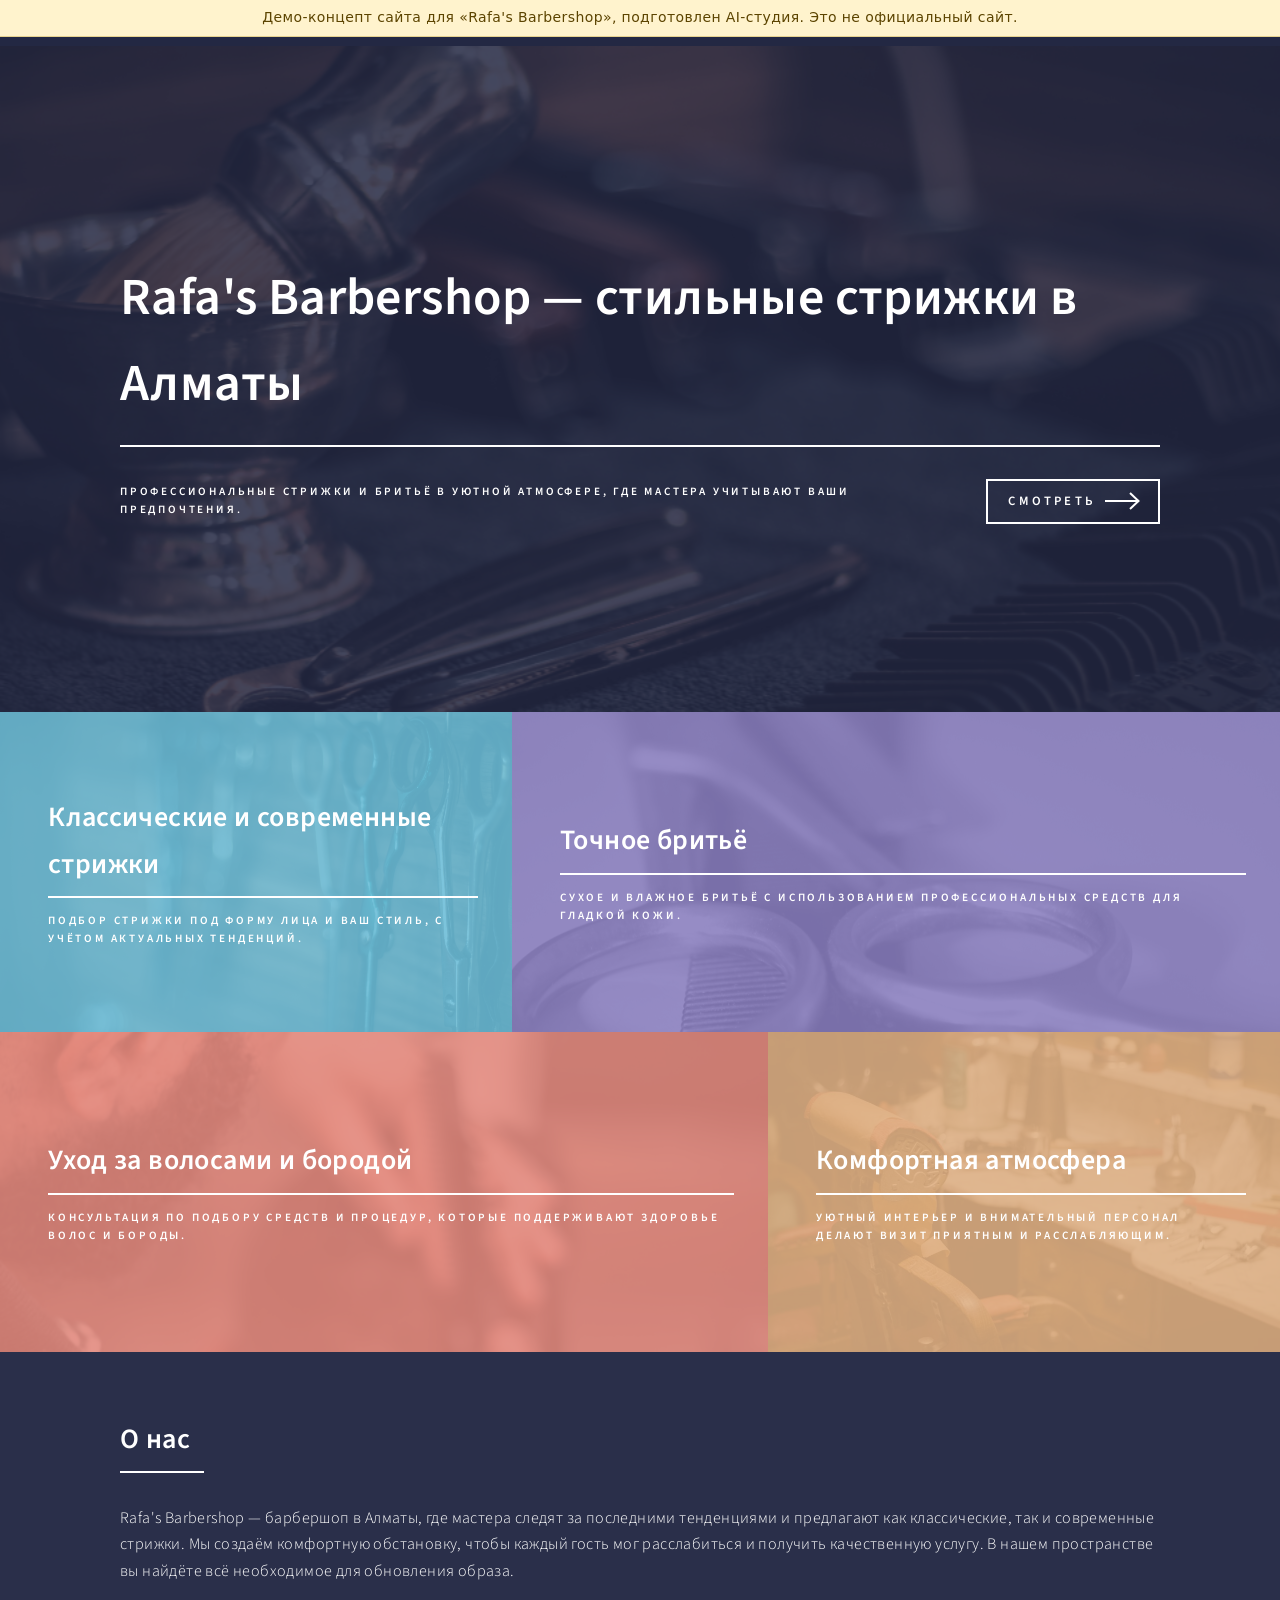
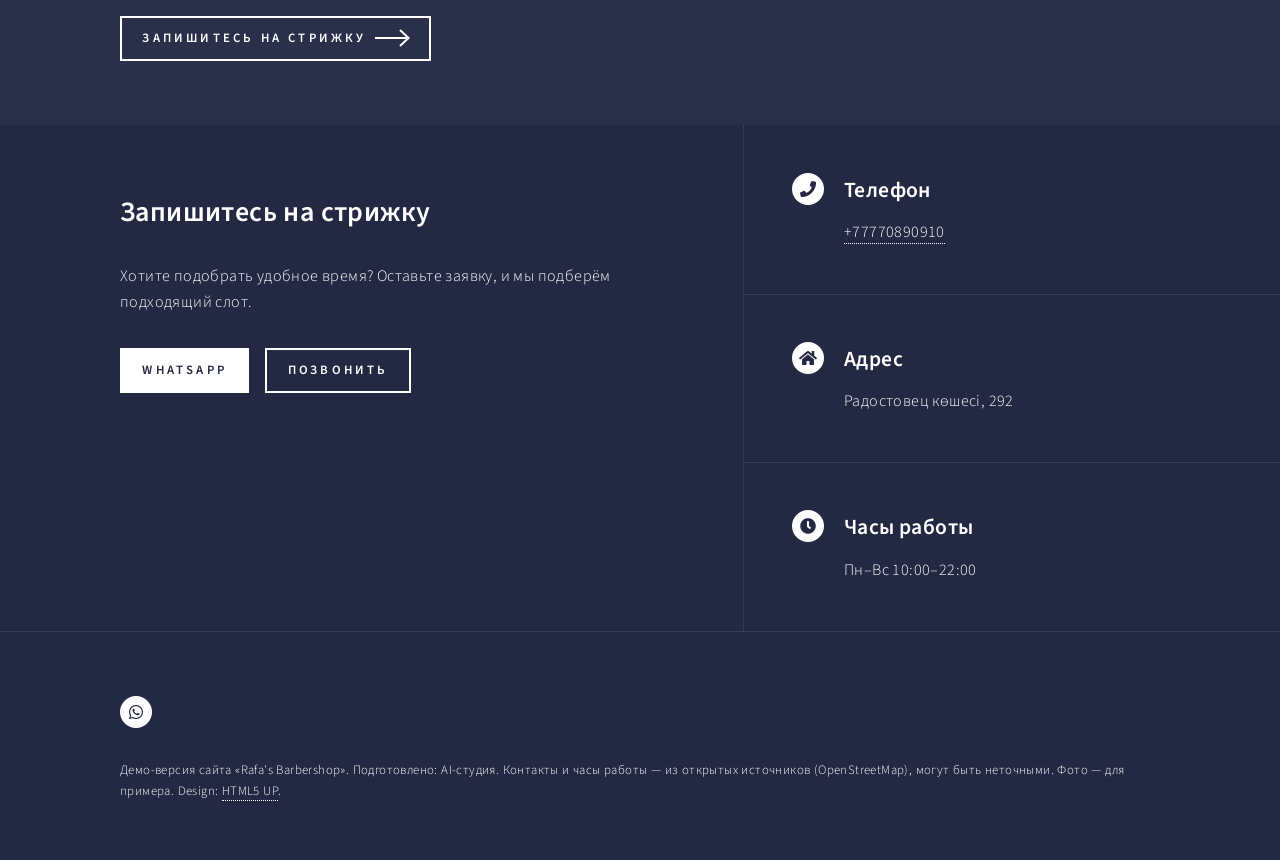
<file: rafa-s-barbershop-5045ae/index.html>
<!DOCTYPE HTML>
<!-- Тема на основе «Forty» by HTML5 UP (html5up.net), CC BY 3.0. Демо-концепт, не официальный сайт. -->
<html lang="ru">
<head>
<meta charset="utf-8" />
<meta name="viewport" content="width=device-width, initial-scale=1" />
<meta name="robots" content="noindex, nofollow, noarchive" />
<title>Rafa&#39;s Barbershop — демо-концепт сайта</title>
<link rel="stylesheet" href="assets/css/main.css" />
<noscript><link rel="stylesheet" href="assets/css/noscript.css" /></noscript>

</head>
<body class="is-preload">
<div style="position:relative;z-index:100001;background:#fff3cd;color:#5c4400;font:14px/1.4 system-ui,-apple-system,'Segoe UI',Roboto,sans-serif;padding:8px 16px;text-align:center;border-bottom:1px solid #e6d28f;">
  Демо-концепт сайта для «Rafa&#39;s Barbershop», подготовлен AI-студия. Это не официальный сайт.
</div>

<div id="wrapper">

  <header id="header" class="alt">
    <a href="#banner" class="logo"><strong>Rafa&#39;s Barbershop</strong> <span>Алматы</span></a>
    <nav><a href="#menu">Меню</a></nav>
  </header>

  <nav id="menu">
    <ul class="links">
      <li><a href="#one">Что вас ждёт</a></li>
      <li><a href="#two">О нас</a></li>
      <li><a href="#contact">Контакты</a></li>
    </ul>
    <ul class="actions stacked">
      <li><a href="https://wa.me/77770890910" class="button primary fit" rel="noopener">Записаться</a></li>
    </ul>
  </nav>

  <section id="banner" class="major">
    <div class="inner">
      <header class="major"><h1>Rafa&#39;s Barbershop — стильные стрижки в Алматы</h1></header>
      <div class="content">
        <p>Профессиональные стрижки и бритьё в уютной атмосфере, где мастера учитывают ваши предпочтения.</p>
        <ul class="actions">
          <li><a href="#one" class="button next scrolly">Смотреть</a></li>
        </ul>
      </div>
    </div>
  </section>

  <div id="main">
    <section id="one" class="tiles">
      
      <article>
        <span class="image"><img src="images/02.jpg" alt="" /></span>
        <header class="major">
          <h3><a href="#contact" class="link">Классические и современные стрижки</a></h3>
          <p>Подбор стрижки под форму лица и ваш стиль, с учётом актуальных тенденций.</p>
        </header>
      </article>
      
      <article>
        <span class="image"><img src="images/03.jpg" alt="" /></span>
        <header class="major">
          <h3><a href="#contact" class="link">Точное бритьё</a></h3>
          <p>Сухое и влажное бритьё с использованием профессиональных средств для гладкой кожи.</p>
        </header>
      </article>
      
      <article>
        <span class="image"><img src="images/04.jpg" alt="" /></span>
        <header class="major">
          <h3><a href="#contact" class="link">Уход за волосами и бородой</a></h3>
          <p>Консультация по подбору средств и процедур, которые поддерживают здоровье волос и бороды.</p>
        </header>
      </article>
      
      <article>
        <span class="image"><img src="images/05.jpg" alt="" /></span>
        <header class="major">
          <h3><a href="#contact" class="link">Комфортная атмосфера</a></h3>
          <p>Уютный интерьер и внимательный персонал делают визит приятным и расслабляющим.</p>
        </header>
      </article>
      
    </section>

    <section id="two">
      <div class="inner">
        <header class="major"><h2>О нас</h2></header>
        <p>Rafa&#39;s Barbershop — барбершоп в Алматы, где мастера следят за последними тенденциями и предлагают как классические, так и современные стрижки. Мы создаём комфортную обстановку, чтобы каждый гость мог расслабиться и получить качественную услугу. В нашем пространстве вы найдёте всё необходимое для обновления образа.</p>
        <ul class="actions">
          <li><a href="#contact" class="button next">Запишитесь на стрижку</a></li>
        </ul>
      </div>
    </section>
  </div>

  <section id="contact">
    <div class="inner">
      <section>
        <h2>Запишитесь на стрижку</h2>
        <p>Хотите подобрать удобное время? Оставьте заявку, и мы подберём подходящий слот.</p>
        <ul class="actions">
          <li><a href="https://wa.me/77770890910" class="button primary" rel="noopener">WhatsApp</a></li>
          <li><a href="tel:+77770890910" class="button">Позвонить</a></li>
        </ul>
      </section>
      <section class="split">
        
        <section><div class="contact-method"><span class="icon solid alt fa-phone"></span><h3>Телефон</h3><a href="tel:+77770890910">+77770890910</a></div></section>
        
        
        <section><div class="contact-method"><span class="icon solid alt fa-home"></span><h3>Адрес</h3><span>Радостовец көшесі, 292</span></div></section>
        
        <section><div class="contact-method"><span class="icon solid alt fa-clock"></span><h3>Часы работы</h3><span>Пн–Вс 10:00–22:00</span></div></section>
        
        
      </section>
    </div>
  </section>

  <footer id="footer">
    <div class="inner">
      <ul class="icons">
        
        <li><a href="https://wa.me/77770890910" class="icon brands alt fa-whatsapp" rel="noopener"><span class="label">WhatsApp</span></a></li>
      </ul>
      <div class="copyright"><p>
  Демо-версия сайта «Rafa&#39;s Barbershop». Подготовлено: AI-студия.
  Контакты и часы работы — из открытых источников (OpenStreetMap), могут быть неточными.
  Фото — для примера.
  Design: <a href="https://html5up.net" rel="noopener">HTML5 UP</a>.
</p>
</div>
    </div>
  </footer>

</div>
<script src="assets/js/jquery.min.js"></script>
<script src="assets/js/jquery.scrollex.min.js"></script>
<script src="assets/js/jquery.scrolly.min.js"></script>
<script src="assets/js/browser.min.js"></script>
<script src="assets/js/breakpoints.min.js"></script>
<script src="assets/js/util.js"></script>
<script src="assets/js/main.js"></script>

</body>
</html>
</file>
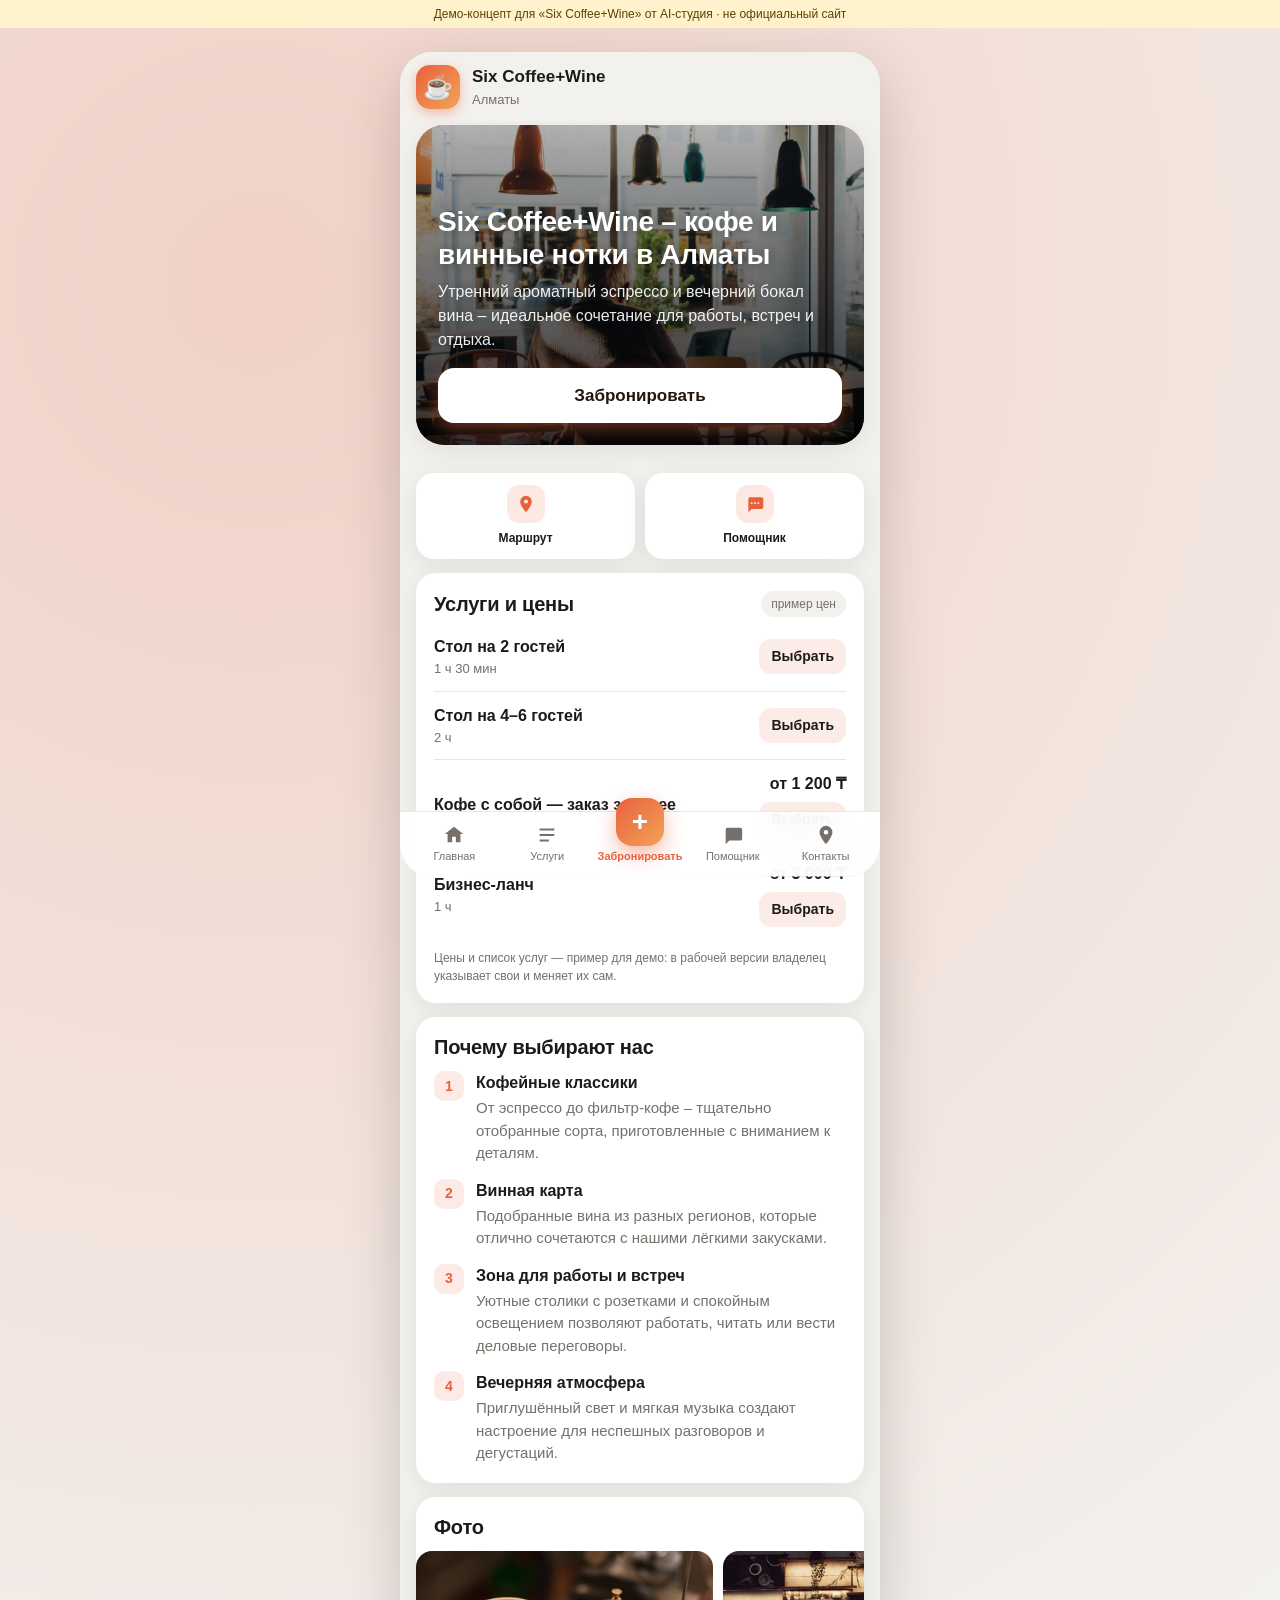
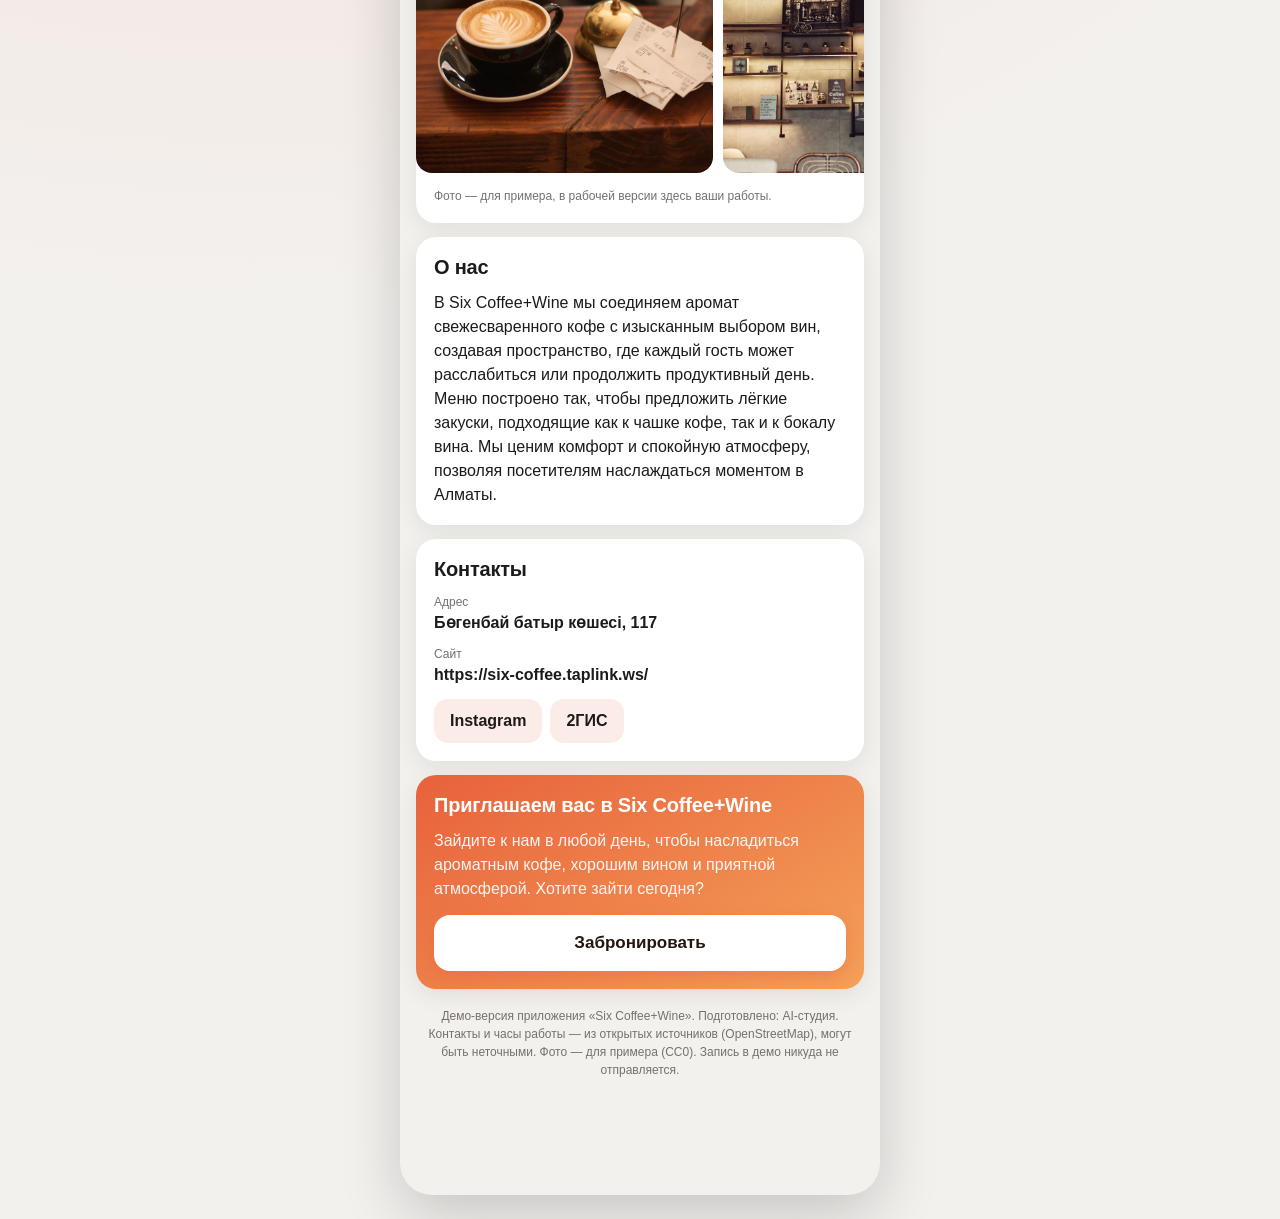
<file: six-coffee-wine-dcbf8a/index.html>
<!DOCTYPE html>
<!-- Демо-концепт мини-приложения. Не официальный сайт бизнеса. Подготовлено: AI-студия. -->
<html lang="ru">
<head>
<meta charset="utf-8" />
<meta name="viewport" content="width=device-width, initial-scale=1, viewport-fit=cover" />
<meta name="robots" content="noindex, nofollow, noarchive" />
<meta name="theme-color" content="#e8613c" />
<meta name="mobile-web-app-capable" content="yes" />
<meta name="apple-mobile-web-app-capable" content="yes" />
<meta name="apple-mobile-web-app-status-bar-style" content="default" />
<meta name="apple-mobile-web-app-title" content="Six Coffee+W" />
<title>Six Coffee+Wine — демо-приложение</title>
<link rel="manifest" href="manifest.webmanifest" />
<link rel="apple-touch-icon" href="apple-touch-icon.png" />
<link rel="icon" type="image/png" href="icon-192.png" />
<link rel="stylesheet" href="assets/app.css" />
<style>:root{--accent:#e8613c;--accent2:#f4a259;--ink:#24160f}</style>
</head>
<body>
<div class="demo-bar">Демо-концепт для «Six Coffee+Wine» от AI-студия · не официальный сайт</div>
<div class="app">
  <header class="top">
    <div class="brand">
      <div class="logo" aria-hidden="true">☕</div>
      <div class="brand-text">
        <div class="name">Six Coffee+Wine</div>
        <div class="sub"><span id="open-status"></span>Алматы</div>
      </div>
    </div>
    <button class="icon-btn" id="install-btn" type="button" hidden>На экран</button>
  </header>

  <main>
    <section class="hero has-photo" id="home">
      <img src="images/01.jpg" class="hero-img" alt="" />
      <div class="hero-body">
        <h1>Six Coffee+Wine – кофе и винные нотки в Алматы</h1>
        <p>Утренний ароматный эспрессо и вечерний бокал вина – идеальное сочетание для работы, встреч и отдыха.</p>
        <button class="btn primary big" type="button" data-book>Забронировать</button>
      </div>
    </section>

    <div id="my-booking"></div>

    <nav class="quick" aria-label="Связаться">
      
      
      <a class="quick-item" href="https://2gis.kz/search/Six%20Coffee%2BWine%20%D0%90%D0%BB%D0%BC%D0%B0%D1%82%D1%8B%20%D0%91%D3%A9%D0%B3%D0%B5%D0%BD%D0%B1%D0%B0%D0%B9%20%D0%B1%D0%B0%D1%82%D1%8B%D1%80%20%D0%BA%D3%A9%D1%88%D0%B5%D1%81%D1%96%2C%20117" rel="noopener"><span class="qi">
        <svg viewBox="0 0 24 24" aria-hidden="true"><path d="M12 2a7 7 0 0 0-7 7c0 5.2 7 13 7 13s7-7.8 7-13a7 7 0 0 0-7-7zm0 9.5A2.5 2.5 0 1 1 12 6.5a2.5 2.5 0 0 1 0 5z"/></svg>
      </span>Маршрут</a>
      <button class="quick-item" type="button" data-chat><span class="qi">
        <svg viewBox="0 0 24 24" aria-hidden="true"><path d="M4 4h16a2 2 0 0 1 2 2v10a2 2 0 0 1-2 2H8l-4 4V6a2 2 0 0 1 2-2zm3 6v2h2v-2zm4 0v2h2v-2zm4 0v2h2v-2z"/></svg>
      </span>Помощник</button>
    </nav>

    <section class="card" id="services">
      <div class="section-head"><h2>Услуги и цены</h2><span class="chip">пример цен</span></div>
      <ul class="services">
        
        <li class="service">
          <div class="s-info">
            <div class="s-name">Стол на 2 гостей</div>
            <div class="s-meta">1 ч 30 мин</div>
          </div>
          <div class="s-right">
            
            <button class="btn small" type="button" data-book="0">Выбрать</button>
          </div>
        </li>
        
        <li class="service">
          <div class="s-info">
            <div class="s-name">Стол на 4–6 гостей</div>
            <div class="s-meta">2 ч</div>
          </div>
          <div class="s-right">
            
            <button class="btn small" type="button" data-book="1">Выбрать</button>
          </div>
        </li>
        
        <li class="service">
          <div class="s-info">
            <div class="s-name">Кофе с собой — заказ заранее</div>
            
          </div>
          <div class="s-right">
            <div class="s-price">от 1 200 ₸</div>
            <button class="btn small" type="button" data-book="2">Выбрать</button>
          </div>
        </li>
        
        <li class="service">
          <div class="s-info">
            <div class="s-name">Бизнес-ланч</div>
            <div class="s-meta">1 ч</div>
          </div>
          <div class="s-right">
            <div class="s-price">от 3 000 ₸</div>
            <button class="btn small" type="button" data-book="3">Выбрать</button>
          </div>
        </li>
        
      </ul>
      <p class="note">Цены и список услуг — пример для демо: в рабочей версии владелец указывает свои и меняет их сам.</p>
    </section>

    <section class="card" id="why">
      <h2>Почему выбирают нас</h2>
      <div class="features">
        
        <div class="feature">
          <div class="f-num">1</div>
          <div><div class="f-title">Кофейные классики</div><p>От эспрессо до фильтр-кофе – тщательно отобранные сорта, приготовленные с вниманием к деталям.</p></div>
        </div>
        
        <div class="feature">
          <div class="f-num">2</div>
          <div><div class="f-title">Винная карта</div><p>Подобранные вина из разных регионов, которые отлично сочетаются с нашими лёгкими закусками.</p></div>
        </div>
        
        <div class="feature">
          <div class="f-num">3</div>
          <div><div class="f-title">Зона для работы и встреч</div><p>Уютные столики с розетками и спокойным освещением позволяют работать, читать или вести деловые переговоры.</p></div>
        </div>
        
        <div class="feature">
          <div class="f-num">4</div>
          <div><div class="f-title">Вечерняя атмосфера</div><p>Приглушённый свет и мягкая музыка создают настроение для неспешных разговоров и дегустаций.</p></div>
        </div>
        
      </div>
    </section>

    
    <section class="card">
      <h2>Фото</h2>
      <div class="gallery"><img src="images/02.jpg" alt="" loading="lazy" /><img src="images/03.jpg" alt="" loading="lazy" /><img src="images/04.jpg" alt="" loading="lazy" /><img src="images/05.jpg" alt="" loading="lazy" /></div>
      <p class="note">Фото — для примера, в рабочей версии здесь ваши работы.</p>
    </section>
    

    <section class="card" id="about">
      <h2>О нас</h2>
      <p>В Six Coffee+Wine мы соединяем аромат свежесваренного кофе с изысканным выбором вин, создавая пространство, где каждый гость может расслабиться или продолжить продуктивный день. Меню построено так, чтобы предложить лёгкие закуски, подходящие как к чашке кофе, так и к бокалу вина. Мы ценим комфорт и спокойную атмосферу, позволяя посетителям наслаждаться моментом в Алматы.</p>
    </section>

    <section class="card" id="contacts">
      <h2>Контакты</h2>
      
      <dl class="facts">
        <div class="fact"><dt>Адрес</dt><dd>Бөгенбай батыр көшесі, 117</dd></div><div class="fact"><dt>Сайт</dt><dd>https://six-coffee.taplink.ws/</dd></div>
      </dl>
      
      <div class="row">
        
        <a class="btn" href="https://instagram.com/sixcoffeewine" rel="noopener">Instagram</a>
        <a class="btn" href="https://2gis.kz/search/Six%20Coffee%2BWine%20%D0%90%D0%BB%D0%BC%D0%B0%D1%82%D1%8B%20%D0%91%D3%A9%D0%B3%D0%B5%D0%BD%D0%B1%D0%B0%D0%B9%20%D0%B1%D0%B0%D1%82%D1%8B%D1%80%20%D0%BA%D3%A9%D1%88%D0%B5%D1%81%D1%96%2C%20117" rel="noopener">2ГИС</a>
      </div>
    </section>

    <section class="card cta">
      <h2>Приглашаем вас в Six Coffee+Wine</h2>
      <p>Зайдите к нам в любой день, чтобы насладиться ароматным кофе, хорошим вином и приятной атмосферой. Хотите зайти сегодня?</p>
      <button class="btn primary big" type="button" data-book>Забронировать</button>
    </section>

    <footer class="foot">
      Демо-версия приложения «Six Coffee+Wine». Подготовлено: AI-студия.
      Контакты и часы работы — из открытых источников (OpenStreetMap), могут быть неточными.
      Фото — для примера (CC0). Запись в демо никуда не отправляется.
    </footer>
  </main>

  <nav class="tabbar" aria-label="Разделы">
    <a class="tab" href="#home"><svg viewBox="0 0 24 24" aria-hidden="true"><path d="M12 3 2 11h3v9h5v-6h4v6h5v-9h3z"/></svg>Главная</a>
    <a class="tab" href="#services"><svg viewBox="0 0 24 24" aria-hidden="true"><path d="M4 5h16v2H4zm0 6h16v2H4zm0 6h10v2H4z"/></svg>Услуги</a>
    <button class="tab main" type="button" data-book><span>+</span>Забронировать</button>
    <button class="tab" type="button" data-chat><svg viewBox="0 0 24 24" aria-hidden="true"><path d="M4 4h16a2 2 0 0 1 2 2v10a2 2 0 0 1-2 2H8l-4 4V6a2 2 0 0 1 2-2z"/></svg>Помощник</button>
    <a class="tab" href="#contacts"><svg viewBox="0 0 24 24" aria-hidden="true"><path d="M12 2a7 7 0 0 0-7 7c0 5.2 7 13 7 13s7-7.8 7-13a7 7 0 0 0-7-7zm0 9.5A2.5 2.5 0 1 1 12 6.5a2.5 2.5 0 0 1 0 5z"/></svg>Контакты</a>
  </nav>
</div>

<div class="sheet-backdrop" id="backdrop" hidden></div>
<section class="sheet" id="booking" role="dialog" aria-modal="true" aria-label="Забронировать" hidden></section>
<section class="sheet" id="chat" role="dialog" aria-modal="true" aria-label="Помощник" hidden></section>
<div class="toast" id="toast" hidden></div>

<script type="application/json" id="app-data">{"action": "\u0417\u0430\u0431\u0440\u043e\u043d\u0438\u0440\u043e\u0432\u0430\u0442\u044c", "address": "\u0411\u04e9\u0433\u0435\u043d\u0431\u0430\u0439 \u0431\u0430\u0442\u044b\u0440 \u043a\u04e9\u0448\u0435\u0441\u0456, 117", "city": "\u0410\u043b\u043c\u0430\u0442\u044b", "defaultHours": [600, 1200], "example": "\u0421\u0442\u043e\u043b \u043d\u0430 \u0434\u0432\u043e\u0438\u0445 \u0432 \u0441\u0443\u0431\u0431\u043e\u0442\u0443 \u0432 19:00", "hours": null, "hoursKnown": false, "hoursText": "", "links": {"instagram": "https://instagram.com/sixcoffeewine", "map": "https://2gis.kz/search/Six%20Coffee%2BWine%20%D0%90%D0%BB%D0%BC%D0%B0%D1%82%D1%8B%20%D0%91%D3%A9%D0%B3%D0%B5%D0%BD%D0%B1%D0%B0%D0%B9%20%D0%B1%D0%B0%D1%82%D1%8B%D1%80%20%D0%BA%D3%A9%D1%88%D0%B5%D1%81%D1%96%2C%20117", "phone": "", "whatsapp": ""}, "name": "Six Coffee+Wine", "services": [{"minutes": 90, "name": "\u0421\u0442\u043e\u043b \u043d\u0430 2 \u0433\u043e\u0441\u0442\u0435\u0439", "price_from_kzt": 0}, {"minutes": 120, "name": "\u0421\u0442\u043e\u043b \u043d\u0430 4\u20136 \u0433\u043e\u0441\u0442\u0435\u0439", "price_from_kzt": 0}, {"minutes": 0, "name": "\u041a\u043e\u0444\u0435 \u0441 \u0441\u043e\u0431\u043e\u0439 \u2014 \u0437\u0430\u043a\u0430\u0437 \u0437\u0430\u0440\u0430\u043d\u0435\u0435", "price_from_kzt": 1200}, {"minutes": 60, "name": "\u0411\u0438\u0437\u043d\u0435\u0441-\u043b\u0430\u043d\u0447", "price_from_kzt": 3000}]}</script>
<script src="assets/app.js"></script>
</body>
</html>
</file>
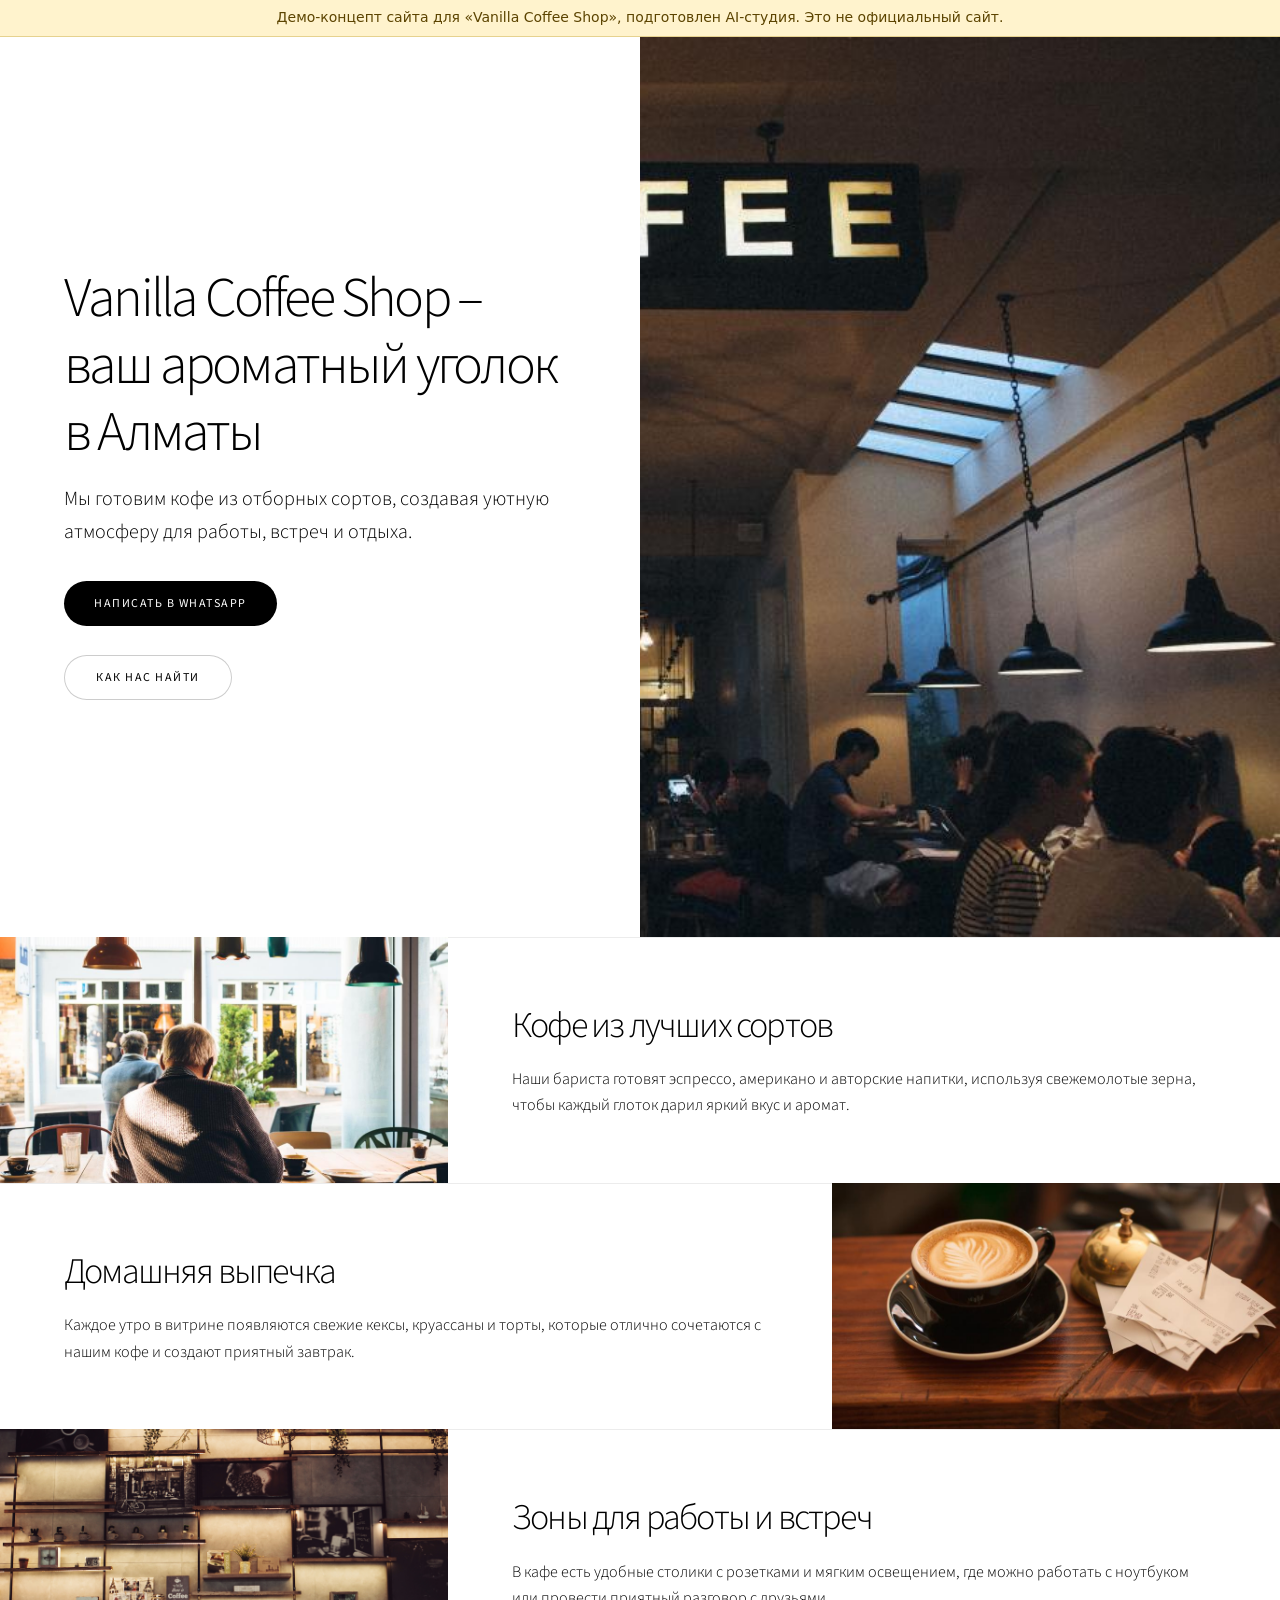
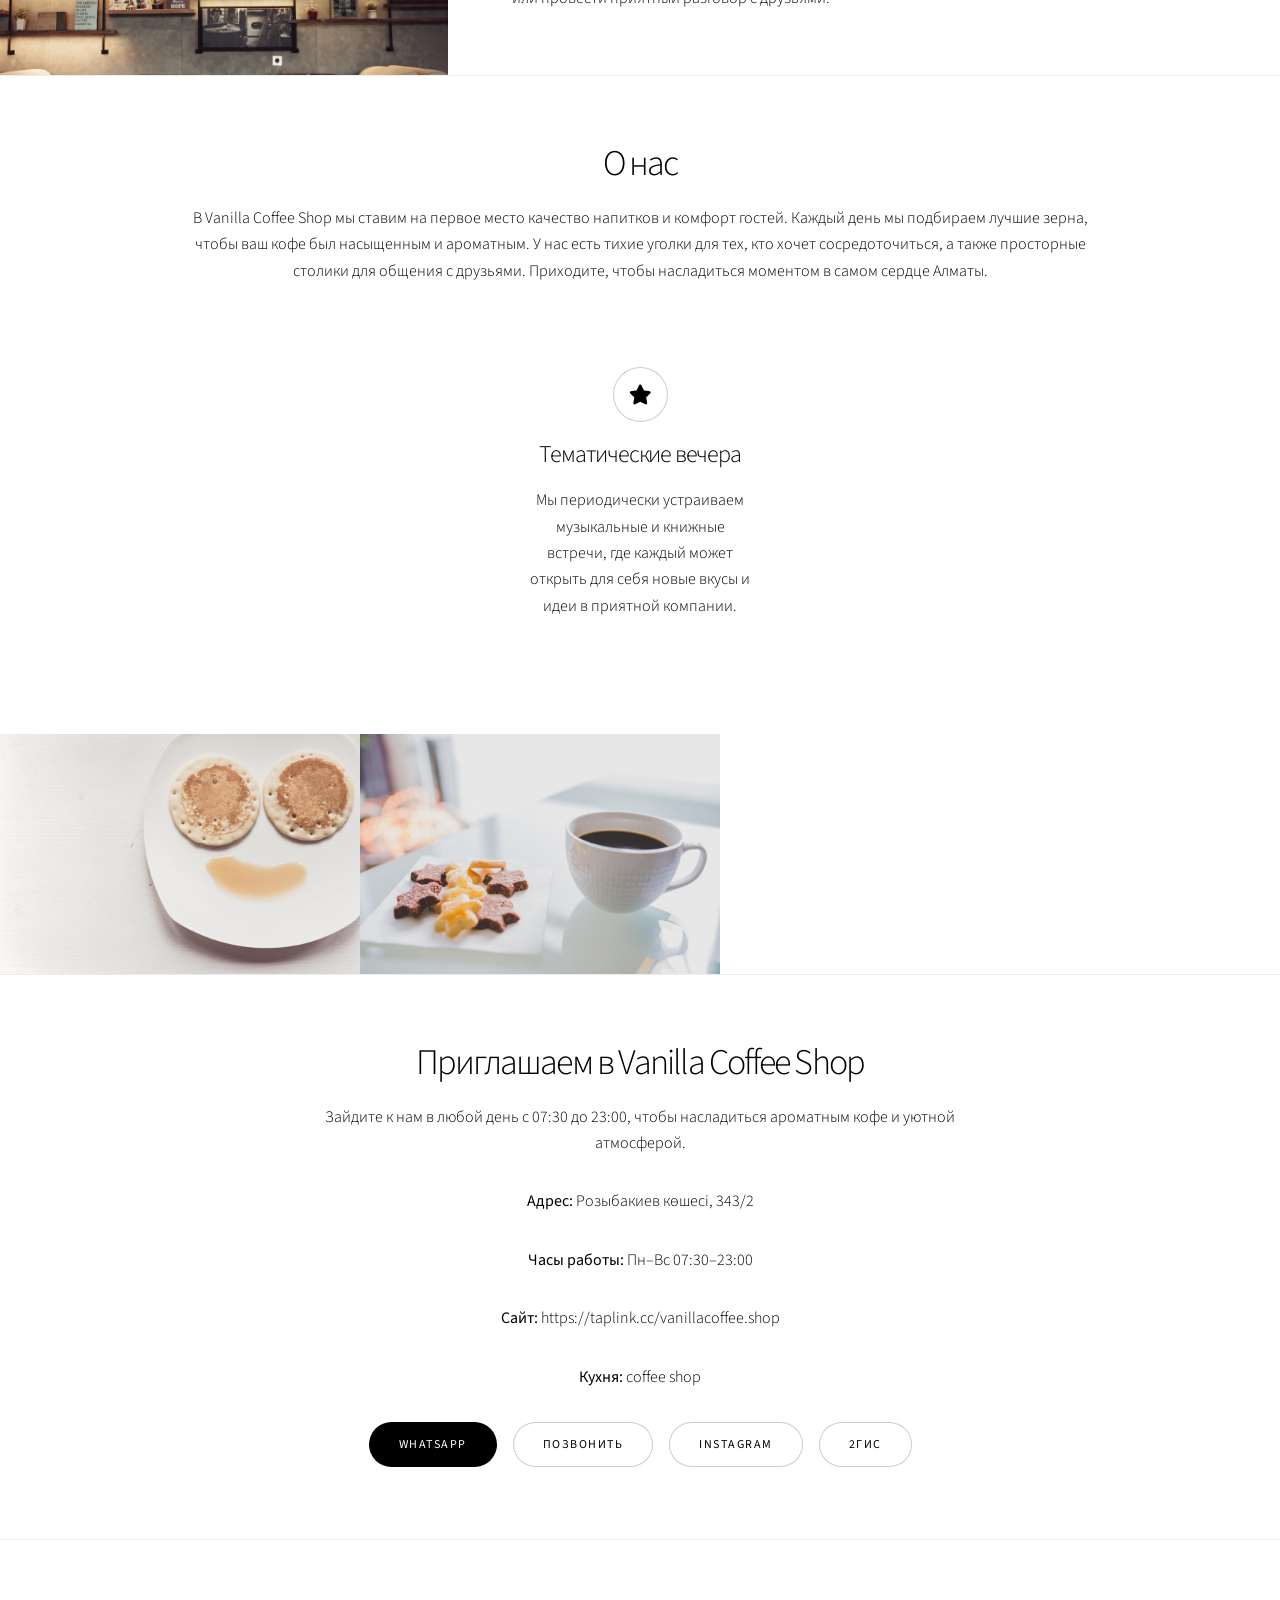
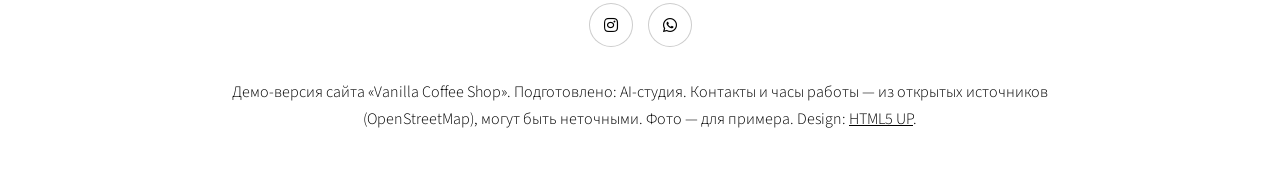
<file: vanilla-coffee-shop-79341b/index.html>
<!DOCTYPE HTML>
<!-- Тема на основе «Story» by HTML5 UP (html5up.net), CC BY 3.0. Демо-концепт, не официальный сайт. -->
<html lang="ru">
<head>
<meta charset="utf-8" />
<meta name="viewport" content="width=device-width, initial-scale=1" />
<meta name="robots" content="noindex, nofollow, noarchive" />
<title>Vanilla Coffee Shop — демо-концепт сайта</title>
<link rel="stylesheet" href="assets/css/main.css" />
<noscript><link rel="stylesheet" href="assets/css/noscript.css" /></noscript>

</head>
<body class="is-preload">
<div style="position:relative;z-index:100001;background:#fff3cd;color:#5c4400;font:14px/1.4 system-ui,-apple-system,'Segoe UI',Roboto,sans-serif;padding:8px 16px;text-align:center;border-bottom:1px solid #e6d28f;">
  Демо-концепт сайта для «Vanilla Coffee Shop», подготовлен AI-студия. Это не официальный сайт.
</div>

<div id="wrapper" class="divided">

  <section class="banner style1 orient-left content-align-left image-position-right fullscreen onload-image-fade-in onload-content-fade-right">
    <div class="content">
      <h1>Vanilla Coffee Shop – ваш ароматный уголок в Алматы</h1>
      <p class="major">Мы готовим кофе из отборных сортов, создавая уютную атмосферу для работы, встреч и отдыха.</p>
      <ul class="actions stacked">
        <li><a href="https://wa.me/77474263556" class="button big wide primary" rel="noopener">Написать в WhatsApp</a></li>
        <li><a href="#contacts" class="button big wide smooth-scroll-middle">Как нас найти</a></li>
      </ul>
    </div>
    <div class="image"><img src="images/01.jpg" alt="Vanilla Coffee Shop" /></div>
  </section>

  
  <section class="spotlight style1 orient-right content-align-left image-position-center onscroll-image-fade-in">
    <div class="content">
      <h2>Кофе из лучших сортов</h2>
      <p>Наши бариста готовят эспрессо, американо и авторские напитки, используя свежемолотые зерна, чтобы каждый глоток дарил яркий вкус и аромат.</p>
    </div>
    <div class="image"><img src="images/02.jpg" alt="Кофе из лучших сортов" /></div>
  </section>
  
  <section class="spotlight style1 orient-left content-align-left image-position-center onscroll-image-fade-in">
    <div class="content">
      <h2>Домашняя выпечка</h2>
      <p>Каждое утро в витрине появляются свежие кексы, круассаны и торты, которые отлично сочетаются с нашим кофе и создают приятный завтрак.</p>
    </div>
    <div class="image"><img src="images/03.jpg" alt="Домашняя выпечка" /></div>
  </section>
  
  <section class="spotlight style1 orient-right content-align-left image-position-center onscroll-image-fade-in">
    <div class="content">
      <h2>Зоны для работы и встреч</h2>
      <p>В кафе есть удобные столики с розетками и мягким освещением, где можно работать с ноутбуком или провести приятный разговор с друзьями.</p>
    </div>
    <div class="image"><img src="images/04.jpg" alt="Зоны для работы и встреч" /></div>
  </section>
  

  <section class="wrapper style1 align-center">
    <div class="inner">
      <h2>О нас</h2>
      <p>В Vanilla Coffee Shop мы ставим на первое место качество напитков и комфорт гостей. Каждый день мы подбираем лучшие зерна, чтобы ваш кофе был насыщенным и ароматным. У нас есть тихие уголки для тех, кто хочет сосредоточиться, а также просторные столики для общения с друзьями. Приходите, чтобы насладиться моментом в самом сердце Алматы.</p>
      
      <div class="items style1 medium onscroll-fade-in">
        
        <section>
          <span class="icon solid style2 major fa-star"></span>
          <h3>Тематические вечера</h3>
          <p>Мы периодически устраиваем музыкальные и книжные встречи, где каждый может открыть для себя новые вкусы и идеи в приятной компании.</p>
        </section>
        
      </div>
      
    </div>
    <div class="gallery style2 medium onscroll-fade-in">
      
      <article><a href="#contacts" class="image"><img src="images/05.jpg" alt="" /></a></article>
      
      <article><a href="#contacts" class="image"><img src="images/06.jpg" alt="" /></a></article>
      
    </div>
  </section>

  <section class="wrapper style1 align-center" id="contacts">
    <div class="inner medium">
      <h2>Приглашаем в Vanilla Coffee Shop</h2>
      <p>Зайдите к нам в любой день с 07:30 до 23:00, чтобы насладиться ароматным кофе и уютной атмосферой.</p>
      <p><strong>Адрес:</strong> Розыбакиев көшесі, 343/2</p><p><strong>Часы работы:</strong> Пн–Вс 07:30–23:00</p><p><strong>Сайт:</strong> https://taplink.cc/vanillacoffee.shop</p><p><strong>Кухня:</strong> coffee shop</p>
      <ul class="actions special">
        <li><a href="https://wa.me/77474263556" class="button primary" rel="noopener">WhatsApp</a></li>
        <li><a href="tel:+77474263556" class="button">Позвонить</a></li>
        <li><a href="https://instagram.com/vanillacoffee.shop" class="button" rel="noopener">Instagram</a></li>
        <li><a href="https://2gis.kz/search/Vanilla%20Coffee%20Shop%20%D0%90%D0%BB%D0%BC%D0%B0%D1%82%D1%8B%20%D0%A0%D0%BE%D0%B7%D1%8B%D0%B1%D0%B0%D0%BA%D0%B8%D0%B5%D0%B2%20%D0%BA%D3%A9%D1%88%D0%B5%D1%81%D1%96%2C%20343%2F2" class="button" rel="noopener">2ГИС</a></li>
      </ul>
    </div>
  </section>

  <footer class="wrapper style1 align-center">
    <div class="inner">
      <ul class="icons">
        <li><a href="https://instagram.com/vanillacoffee.shop" class="icon brands style2 fa-instagram" rel="noopener"><span class="label">Instagram</span></a></li>
        <li><a href="https://wa.me/77474263556" class="icon brands style2 fa-whatsapp" rel="noopener"><span class="label">WhatsApp</span></a></li>
      </ul>
      <p>
  Демо-версия сайта «Vanilla Coffee Shop». Подготовлено: AI-студия.
  Контакты и часы работы — из открытых источников (OpenStreetMap), могут быть неточными.
  Фото — для примера.
  Design: <a href="https://html5up.net" rel="noopener">HTML5 UP</a>.
</p>

    </div>
  </footer>

</div>
<script src="assets/js/jquery.min.js"></script>
<script src="assets/js/jquery.scrollex.min.js"></script>
<script src="assets/js/jquery.scrolly.min.js"></script>
<script src="assets/js/browser.min.js"></script>
<script src="assets/js/breakpoints.min.js"></script>
<script src="assets/js/util.js"></script>
<script src="assets/js/main.js"></script>

</body>
</html>
</file>
<file: 97-de0fb6/assets/css/noscript.css>
/*
	Forty by HTML5 UP
	html5up.net | @ajlkn
	Free for personal and commercial use under the CCA 3.0 license (html5up.net/license)
*/

/* Banner */

	body.is-preload #banner:after {
		opacity: 0.85;
	}

	body.is-preload #banner > .inner {
		-moz-filter: none;
		-webkit-filter: none;
		-ms-filter: none;
		filter: none;
		-moz-transform: none;
		-webkit-transform: none;
		-ms-transform: none;
		transform: none;
		opacity: 1;
	}
</file>
<file: coffee-original-13e451/assets/app.css>
/* Мини-приложение записи (тема aisa «app»). Без внешних шрифтов и библиотек. */
*,*::before,*::after{box-sizing:border-box}
:root{
  --bg:#f3f1ee;--surface:#fff;--text:#1d1b19;--muted:#77706a;--line:#ebe6e0;
  --radius:20px;--shadow:0 6px 24px rgba(30,20,10,.08);
  --font:-apple-system,BlinkMacSystemFont,"SF Pro Text","Segoe UI",Roboto,"Helvetica Neue",Arial,sans-serif;
}
@media (prefers-color-scheme:dark){
  :root{--bg:#0f0f10;--surface:#1b1b1d;--text:#f2efea;--muted:#a39d96;--line:#2a2a2d;--shadow:0 6px 24px rgba(0,0,0,.4)}
}
html{scroll-behavior:smooth;scroll-padding-top:76px}
body{margin:0;background:var(--bg);color:var(--text);font:16px/1.5 var(--font);-webkit-font-smoothing:antialiased}
@media (min-width:560px){body{background:radial-gradient(circle at 20% 10%,color-mix(in srgb,var(--accent) 22%,var(--bg)),var(--bg) 60%)}}
button{font:inherit;color:inherit;cursor:pointer}
a{color:inherit}
h1,h2{margin:0;line-height:1.2;letter-spacing:-.01em}
h2{font-size:20px;margin-bottom:12px}
p{margin:0}
[hidden]{display:none!important}

.demo-bar{background:#fff3cd;color:#5c4400;font-size:12px;line-height:1.35;text-align:center;padding:6px 12px}
.app{max-width:480px;margin:0 auto;min-height:100vh;padding-bottom:calc(92px + env(safe-area-inset-bottom));position:relative}
@media (min-width:560px){.app{margin:24px auto;min-height:auto;border-radius:32px;overflow:hidden;background:var(--bg);box-shadow:0 20px 60px rgba(0,0,0,.18)}}

.top{position:sticky;top:0;z-index:20;display:flex;align-items:center;justify-content:space-between;gap:12px;
  padding:12px 16px;background:color-mix(in srgb,var(--bg) 86%,transparent);backdrop-filter:saturate(1.4) blur(14px);-webkit-backdrop-filter:saturate(1.4) blur(14px)}
.brand{display:flex;align-items:center;gap:12px;min-width:0}
.logo{width:44px;height:44px;flex:none;border-radius:14px;display:grid;place-items:center;font-size:24px;
  background:linear-gradient(135deg,var(--accent),var(--accent2));box-shadow:0 4px 12px color-mix(in srgb,var(--accent) 40%,transparent)}
.brand-text{min-width:0}
.name{font-weight:700;font-size:17px;white-space:nowrap;overflow:hidden;text-overflow:ellipsis}
.sub{font-size:13px;color:var(--muted)}
.status-open{color:#1f9d55;font-weight:600}
.status-closed{color:#c2410c;font-weight:600}
.icon-btn{border:0;background:var(--surface);border-radius:999px;padding:8px 14px;font-size:13px;font-weight:600;box-shadow:var(--shadow)}

main{padding:4px 16px 16px;display:flex;flex-direction:column;gap:14px}
.hero{position:relative;border-radius:28px;overflow:hidden;min-height:320px;display:flex;align-items:flex-end;
  background:linear-gradient(150deg,var(--accent),var(--accent2));color:#fff;box-shadow:var(--shadow)}
.hero-img{position:absolute;inset:0;width:100%;height:100%;object-fit:cover}
.hero.has-photo::after{content:"";position:absolute;inset:0;background:linear-gradient(180deg,rgba(0,0,0,.3),rgba(0,0,0,.5) 35%,rgba(0,0,0,.82))}
.hero h1,.hero p{text-shadow:0 1px 12px rgba(0,0,0,.35)}
.hero-art{position:absolute;right:-10px;top:-6px;font-size:150px;opacity:.28;transform:rotate(-12deg)}
.hero-body{position:relative;z-index:1;padding:22px}
.hero h1{font-size:28px;margin-bottom:8px;text-wrap:balance}
.hero p{opacity:.92;margin-bottom:16px}

.btn{display:inline-flex;align-items:center;justify-content:center;gap:6px;border:0;border-radius:14px;padding:10px 16px;
  background:color-mix(in srgb,var(--accent) 12%,var(--surface));color:var(--text);font-weight:600;text-decoration:none;transition:transform .12s}
.btn:active{transform:scale(.97)}
.btn.primary{background:var(--accent);color:#fff;box-shadow:0 6px 18px color-mix(in srgb,var(--accent) 45%,transparent)}
.hero .btn.primary{background:#fff;color:var(--ink)}
.btn.big{width:100%;padding:15px 18px;font-size:17px;border-radius:16px}
.btn.small{padding:7px 12px;font-size:14px;border-radius:12px}
.btn:disabled{opacity:.45;cursor:not-allowed;box-shadow:none}
.row{display:flex;flex-wrap:wrap;gap:8px;margin-top:12px}

.quick{display:flex;gap:10px}
.quick>*{flex:1 1 0;min-width:0}
.quick-item{display:flex;flex-direction:column;align-items:center;gap:6px;border:0;background:var(--surface);border-radius:18px;
  padding:12px 4px;font-size:12px;font-weight:600;text-decoration:none;box-shadow:var(--shadow)}
.qi{width:38px;height:38px;border-radius:12px;display:grid;place-items:center;background:color-mix(in srgb,var(--accent) 14%,var(--surface))}
.qi svg{width:20px;height:20px;fill:var(--accent)}
.qi.wa{background:#e7f8ee}.qi.wa svg{fill:#25d366}

.card{background:var(--surface);border-radius:var(--radius);padding:18px;box-shadow:var(--shadow)}
.section-head{display:flex;align-items:center;justify-content:space-between;gap:8px;margin-bottom:6px}
.section-head h2{margin:0}
.chip{font-size:12px;color:var(--muted);background:var(--bg);border-radius:999px;padding:4px 10px}
.services{list-style:none;margin:0;padding:0}
.service{display:flex;align-items:center;justify-content:space-between;gap:12px;padding:12px 0;border-bottom:1px solid var(--line)}
.service:last-child{border-bottom:0}
.s-name{font-weight:600}
.s-meta{font-size:13px;color:var(--muted)}
.s-right{display:flex;flex-direction:column;align-items:flex-end;gap:6px;flex:none}
.s-price{font-weight:700;white-space:nowrap}
.note{font-size:12px;color:var(--muted);margin-top:10px}

.features{display:flex;flex-direction:column;gap:14px}
.feature{display:flex;gap:12px}
.f-num{width:30px;height:30px;flex:none;border-radius:10px;display:grid;place-items:center;font-weight:700;font-size:14px;
  color:var(--accent);background:color-mix(in srgb,var(--accent) 13%,var(--surface))}
.f-title{font-weight:700;margin-bottom:2px}
.feature p{color:var(--muted);font-size:15px}
.gallery{display:flex;gap:10px;overflow-x:auto;scroll-snap-type:x mandatory;margin:0 -18px;padding:0 18px 4px}
.gallery img{width:72%;flex:none;aspect-ratio:4/3;object-fit:cover;border-radius:16px;scroll-snap-align:start}
.facts{margin:0;display:flex;flex-direction:column;gap:10px}
.fact dt{font-size:12px;color:var(--muted)}
.fact dd{margin:0;font-weight:600}
.cta{background:linear-gradient(150deg,var(--accent),var(--accent2));color:#fff}
.cta p{opacity:.92;margin-bottom:14px}
.cta .btn.primary{background:#fff;color:var(--ink)}
.foot{font-size:12px;color:var(--muted);text-align:center;padding:4px 8px 8px}

.tabbar{position:fixed;left:50%;transform:translateX(-50%);bottom:0;z-index:30;width:100%;max-width:480px;display:grid;
  grid-template-columns:repeat(5,1fr);align-items:end;padding:8px 8px calc(8px + env(safe-area-inset-bottom));
  background:color-mix(in srgb,var(--surface) 90%,transparent);backdrop-filter:blur(16px);-webkit-backdrop-filter:blur(16px);border-top:1px solid var(--line)}
@media (min-width:560px){.tabbar{bottom:24px;border-radius:0 0 32px 32px}}
.tab{display:flex;flex-direction:column;align-items:center;gap:2px;border:0;background:none;font-size:11px;color:var(--muted);text-decoration:none;padding:4px 0}
.tab svg{width:22px;height:22px;fill:currentColor}
.tab.main{color:var(--accent);font-weight:700}
.tab.main span{width:48px;height:48px;margin-top:-26px;border-radius:16px;display:grid;place-items:center;font-size:28px;line-height:1;color:#fff;
  background:linear-gradient(135deg,var(--accent),var(--accent2));box-shadow:0 8px 20px color-mix(in srgb,var(--accent) 45%,transparent)}

.my-booking{display:flex;align-items:center;gap:12px;background:var(--surface);border-radius:var(--radius);padding:14px 16px;box-shadow:var(--shadow);
  border:2px solid color-mix(in srgb,var(--accent) 40%,transparent)}
.my-booking .mb-icon{font-size:26px}
.my-booking .mb-text{flex:1;font-size:14px}
.my-booking b{display:block;font-size:15px}

.sheet-backdrop{position:fixed;inset:0;z-index:40;background:rgba(0,0,0,.42);animation:fade .2s}
.sheet{position:fixed;left:50%;bottom:0;z-index:50;width:100%;max-width:480px;max-height:92vh;overflow-y:auto;transform:translateX(-50%);
  background:var(--surface);border-radius:26px 26px 0 0;padding:10px 18px calc(18px + env(safe-area-inset-bottom));animation:up .25s ease-out}
.sheet .grab{width:42px;height:5px;border-radius:9px;background:var(--line);margin:0 auto 10px}
.sheet h3{margin:0 0 4px;font-size:21px}
.sheet .step{font-size:13px;font-weight:700;color:var(--muted);text-transform:uppercase;letter-spacing:.04em;margin:18px 0 8px}
.sheet .close{position:absolute;right:14px;top:12px;border:0;background:var(--bg);border-radius:999px;width:34px;height:34px;font-size:18px}
.options{display:flex;flex-direction:column;gap:8px}
.option{display:flex;justify-content:space-between;gap:10px;text-align:left;border:2px solid var(--line);background:var(--surface);border-radius:14px;padding:11px 13px}
.option.on{border-color:var(--accent);background:color-mix(in srgb,var(--accent) 8%,var(--surface))}
.option small{color:var(--muted)}
.days{display:flex;gap:8px;overflow-x:auto;margin:0 -18px;padding:2px 18px 6px}
.day{flex:none;width:58px;border:2px solid var(--line);background:var(--surface);border-radius:14px;padding:8px 0;text-align:center;line-height:1.2}
.day b{display:block;font-size:18px}
.day small{font-size:11px;color:var(--muted)}
.day.on{border-color:var(--accent);background:var(--accent);color:#fff}.day.on small{color:#fff}
.day:disabled{opacity:.35}
.times{display:grid;grid-template-columns:repeat(4,1fr);gap:8px}
.time{border:2px solid var(--line);background:var(--surface);border-radius:12px;padding:9px 0;font-weight:600}
.time.on{border-color:var(--accent);background:var(--accent);color:#fff}
.empty{color:var(--muted);font-size:14px;padding:6px 0}
.field{display:block;margin-bottom:10px}
.field span{display:block;font-size:13px;color:var(--muted);margin-bottom:4px}
.field input{width:100%;font:inherit;color:var(--text);background:var(--bg);border:2px solid transparent;border-radius:14px;padding:12px 14px;outline:none}
.field input:focus{border-color:var(--accent)}
.summary{background:var(--bg);border-radius:14px;padding:12px 14px;font-size:15px;margin:14px 0}
.done{text-align:center;padding:12px 0 4px}
.done .big-icon{width:76px;height:76px;margin:6px auto 12px;border-radius:24px;display:grid;place-items:center;font-size:38px;color:#fff;
  background:linear-gradient(135deg,var(--accent),var(--accent2))}
.demo-note{font-size:12px;color:var(--muted);background:var(--bg);border-radius:12px;padding:10px 12px;margin-top:12px;text-align:left}

.chat-log{display:flex;flex-direction:column;gap:8px;min-height:240px;max-height:52vh;overflow-y:auto;padding:6px 0}
.msg{max-width:84%;padding:10px 13px;border-radius:18px;font-size:15px;white-space:pre-line}
.msg.bot{background:var(--bg);border-bottom-left-radius:6px;align-self:flex-start}
.msg.me{background:var(--accent);color:#fff;border-bottom-right-radius:6px;align-self:flex-end}
.msg .btn{margin-top:8px}
.suggest{display:flex;gap:6px;overflow-x:auto;padding:4px 0 8px}
.suggest button{flex:none;border:1px solid var(--line);background:var(--surface);border-radius:999px;padding:6px 12px;font-size:13px}
.chat-form{display:flex;gap:8px}
.chat-form input{flex:1;font:inherit;color:var(--text);background:var(--bg);border:2px solid transparent;border-radius:999px;padding:11px 16px;outline:none}
.chat-form input:focus{border-color:var(--accent)}
.chat-form button{border:0;border-radius:999px;width:46px;background:var(--accent);color:#fff;font-size:18px}

.toast{position:fixed;left:50%;bottom:104px;transform:translateX(-50%);z-index:60;background:#1d1b19;color:#fff;border-radius:14px;padding:10px 16px;font-size:14px;max-width:88vw;text-align:center}
@keyframes up{from{transform:translate(-50%,40px);opacity:0}to{transform:translate(-50%,0);opacity:1}}
@keyframes fade{from{opacity:0}to{opacity:1}}
@media (prefers-reduced-motion:reduce){*{animation:none!important;scroll-behavior:auto!important}}
</file>
<file: delish-451409/assets/app.css>
/* Мини-приложение записи (тема aisa «app»). Без внешних шрифтов и библиотек. */
*,*::before,*::after{box-sizing:border-box}
:root{
  --bg:#f3f1ee;--surface:#fff;--text:#1d1b19;--muted:#77706a;--line:#ebe6e0;
  --radius:20px;--shadow:0 6px 24px rgba(30,20,10,.08);
  --font:-apple-system,BlinkMacSystemFont,"SF Pro Text","Segoe UI",Roboto,"Helvetica Neue",Arial,sans-serif;
}
@media (prefers-color-scheme:dark){
  :root{--bg:#0f0f10;--surface:#1b1b1d;--text:#f2efea;--muted:#a39d96;--line:#2a2a2d;--shadow:0 6px 24px rgba(0,0,0,.4)}
}
html{scroll-behavior:smooth;scroll-padding-top:76px}
body{margin:0;background:var(--bg);color:var(--text);font:16px/1.5 var(--font);-webkit-font-smoothing:antialiased}
@media (min-width:560px){body{background:radial-gradient(circle at 20% 10%,color-mix(in srgb,var(--accent) 22%,var(--bg)),var(--bg) 60%)}}
button{font:inherit;color:inherit;cursor:pointer}
a{color:inherit}
h1,h2{margin:0;line-height:1.2;letter-spacing:-.01em}
h2{font-size:20px;margin-bottom:12px}
p{margin:0}
[hidden]{display:none!important}

.demo-bar{background:#fff3cd;color:#5c4400;font-size:12px;line-height:1.35;text-align:center;padding:6px 12px}
.app{max-width:480px;margin:0 auto;min-height:100vh;padding-bottom:calc(92px + env(safe-area-inset-bottom));position:relative}
@media (min-width:560px){.app{margin:24px auto;min-height:auto;border-radius:32px;overflow:hidden;background:var(--bg);box-shadow:0 20px 60px rgba(0,0,0,.18)}}

.top{position:sticky;top:0;z-index:20;display:flex;align-items:center;justify-content:space-between;gap:12px;
  padding:12px 16px;background:color-mix(in srgb,var(--bg) 86%,transparent);backdrop-filter:saturate(1.4) blur(14px);-webkit-backdrop-filter:saturate(1.4) blur(14px)}
.brand{display:flex;align-items:center;gap:12px;min-width:0}
.logo{width:44px;height:44px;flex:none;border-radius:14px;display:grid;place-items:center;font-size:24px;
  background:linear-gradient(135deg,var(--accent),var(--accent2));box-shadow:0 4px 12px color-mix(in srgb,var(--accent) 40%,transparent)}
.brand-text{min-width:0}
.name{font-weight:700;font-size:17px;white-space:nowrap;overflow:hidden;text-overflow:ellipsis}
.sub{font-size:13px;color:var(--muted)}
.status-open{color:#1f9d55;font-weight:600}
.status-closed{color:#c2410c;font-weight:600}
.icon-btn{border:0;background:var(--surface);border-radius:999px;padding:8px 14px;font-size:13px;font-weight:600;box-shadow:var(--shadow)}

main{padding:4px 16px 16px;display:flex;flex-direction:column;gap:14px}
.hero{position:relative;border-radius:28px;overflow:hidden;min-height:320px;display:flex;align-items:flex-end;
  background:linear-gradient(150deg,var(--accent),var(--accent2));color:#fff;box-shadow:var(--shadow)}
.hero-img{position:absolute;inset:0;width:100%;height:100%;object-fit:cover}
.hero.has-photo::after{content:"";position:absolute;inset:0;background:linear-gradient(180deg,rgba(0,0,0,.3),rgba(0,0,0,.5) 35%,rgba(0,0,0,.82))}
.hero h1,.hero p{text-shadow:0 1px 12px rgba(0,0,0,.35)}
.hero-art{position:absolute;right:-10px;top:-6px;font-size:150px;opacity:.28;transform:rotate(-12deg)}
.hero-body{position:relative;z-index:1;padding:22px}
.hero h1{font-size:28px;margin-bottom:8px;text-wrap:balance}
.hero p{opacity:.92;margin-bottom:16px}

.btn{display:inline-flex;align-items:center;justify-content:center;gap:6px;border:0;border-radius:14px;padding:10px 16px;
  background:color-mix(in srgb,var(--accent) 12%,var(--surface));color:var(--text);font-weight:600;text-decoration:none;transition:transform .12s}
.btn:active{transform:scale(.97)}
.btn.primary{background:var(--accent);color:#fff;box-shadow:0 6px 18px color-mix(in srgb,var(--accent) 45%,transparent)}
.hero .btn.primary{background:#fff;color:var(--ink)}
.btn.big{width:100%;padding:15px 18px;font-size:17px;border-radius:16px}
.btn.small{padding:7px 12px;font-size:14px;border-radius:12px}
.btn:disabled{opacity:.45;cursor:not-allowed;box-shadow:none}
.row{display:flex;flex-wrap:wrap;gap:8px;margin-top:12px}

.quick{display:flex;gap:10px}
.quick>*{flex:1 1 0;min-width:0}
.quick-item{display:flex;flex-direction:column;align-items:center;gap:6px;border:0;background:var(--surface);border-radius:18px;
  padding:12px 4px;font-size:12px;font-weight:600;text-decoration:none;box-shadow:var(--shadow)}
.qi{width:38px;height:38px;border-radius:12px;display:grid;place-items:center;background:color-mix(in srgb,var(--accent) 14%,var(--surface))}
.qi svg{width:20px;height:20px;fill:var(--accent)}
.qi.wa{background:#e7f8ee}.qi.wa svg{fill:#25d366}

.card{background:var(--surface);border-radius:var(--radius);padding:18px;box-shadow:var(--shadow)}
.section-head{display:flex;align-items:center;justify-content:space-between;gap:8px;margin-bottom:6px}
.section-head h2{margin:0}
.chip{font-size:12px;color:var(--muted);background:var(--bg);border-radius:999px;padding:4px 10px}
.services{list-style:none;margin:0;padding:0}
.service{display:flex;align-items:center;justify-content:space-between;gap:12px;padding:12px 0;border-bottom:1px solid var(--line)}
.service:last-child{border-bottom:0}
.s-name{font-weight:600}
.s-meta{font-size:13px;color:var(--muted)}
.s-right{display:flex;flex-direction:column;align-items:flex-end;gap:6px;flex:none}
.s-price{font-weight:700;white-space:nowrap}
.note{font-size:12px;color:var(--muted);margin-top:10px}

.features{display:flex;flex-direction:column;gap:14px}
.feature{display:flex;gap:12px}
.f-num{width:30px;height:30px;flex:none;border-radius:10px;display:grid;place-items:center;font-weight:700;font-size:14px;
  color:var(--accent);background:color-mix(in srgb,var(--accent) 13%,var(--surface))}
.f-title{font-weight:700;margin-bottom:2px}
.feature p{color:var(--muted);font-size:15px}
.gallery{display:flex;gap:10px;overflow-x:auto;scroll-snap-type:x mandatory;margin:0 -18px;padding:0 18px 4px}
.gallery img{width:72%;flex:none;aspect-ratio:4/3;object-fit:cover;border-radius:16px;scroll-snap-align:start}
.facts{margin:0;display:flex;flex-direction:column;gap:10px}
.fact dt{font-size:12px;color:var(--muted)}
.fact dd{margin:0;font-weight:600}
.cta{background:linear-gradient(150deg,var(--accent),var(--accent2));color:#fff}
.cta p{opacity:.92;margin-bottom:14px}
.cta .btn.primary{background:#fff;color:var(--ink)}
.foot{font-size:12px;color:var(--muted);text-align:center;padding:4px 8px 8px}

.tabbar{position:fixed;left:50%;transform:translateX(-50%);bottom:0;z-index:30;width:100%;max-width:480px;display:grid;
  grid-template-columns:repeat(5,1fr);align-items:end;padding:8px 8px calc(8px + env(safe-area-inset-bottom));
  background:color-mix(in srgb,var(--surface) 90%,transparent);backdrop-filter:blur(16px);-webkit-backdrop-filter:blur(16px);border-top:1px solid var(--line)}
@media (min-width:560px){.tabbar{bottom:24px;border-radius:0 0 32px 32px}}
.tab{display:flex;flex-direction:column;align-items:center;gap:2px;border:0;background:none;font-size:11px;color:var(--muted);text-decoration:none;padding:4px 0}
.tab svg{width:22px;height:22px;fill:currentColor}
.tab.main{color:var(--accent);font-weight:700}
.tab.main span{width:48px;height:48px;margin-top:-26px;border-radius:16px;display:grid;place-items:center;font-size:28px;line-height:1;color:#fff;
  background:linear-gradient(135deg,var(--accent),var(--accent2));box-shadow:0 8px 20px color-mix(in srgb,var(--accent) 45%,transparent)}

.my-booking{display:flex;align-items:center;gap:12px;background:var(--surface);border-radius:var(--radius);padding:14px 16px;box-shadow:var(--shadow);
  border:2px solid color-mix(in srgb,var(--accent) 40%,transparent)}
.my-booking .mb-icon{font-size:26px}
.my-booking .mb-text{flex:1;font-size:14px}
.my-booking b{display:block;font-size:15px}

.sheet-backdrop{position:fixed;inset:0;z-index:40;background:rgba(0,0,0,.42);animation:fade .2s}
.sheet{position:fixed;left:50%;bottom:0;z-index:50;width:100%;max-width:480px;max-height:92vh;overflow-y:auto;transform:translateX(-50%);
  background:var(--surface);border-radius:26px 26px 0 0;padding:10px 18px calc(18px + env(safe-area-inset-bottom));animation:up .25s ease-out}
.sheet .grab{width:42px;height:5px;border-radius:9px;background:var(--line);margin:0 auto 10px}
.sheet h3{margin:0 0 4px;font-size:21px}
.sheet .step{font-size:13px;font-weight:700;color:var(--muted);text-transform:uppercase;letter-spacing:.04em;margin:18px 0 8px}
.sheet .close{position:absolute;right:14px;top:12px;border:0;background:var(--bg);border-radius:999px;width:34px;height:34px;font-size:18px}
.options{display:flex;flex-direction:column;gap:8px}
.option{display:flex;justify-content:space-between;gap:10px;text-align:left;border:2px solid var(--line);background:var(--surface);border-radius:14px;padding:11px 13px}
.option.on{border-color:var(--accent);background:color-mix(in srgb,var(--accent) 8%,var(--surface))}
.option small{color:var(--muted)}
.days{display:flex;gap:8px;overflow-x:auto;margin:0 -18px;padding:2px 18px 6px}
.day{flex:none;width:58px;border:2px solid var(--line);background:var(--surface);border-radius:14px;padding:8px 0;text-align:center;line-height:1.2}
.day b{display:block;font-size:18px}
.day small{font-size:11px;color:var(--muted)}
.day.on{border-color:var(--accent);background:var(--accent);color:#fff}.day.on small{color:#fff}
.day:disabled{opacity:.35}
.times{display:grid;grid-template-columns:repeat(4,1fr);gap:8px}
.time{border:2px solid var(--line);background:var(--surface);border-radius:12px;padding:9px 0;font-weight:600}
.time.on{border-color:var(--accent);background:var(--accent);color:#fff}
.empty{color:var(--muted);font-size:14px;padding:6px 0}
.field{display:block;margin-bottom:10px}
.field span{display:block;font-size:13px;color:var(--muted);margin-bottom:4px}
.field input{width:100%;font:inherit;color:var(--text);background:var(--bg);border:2px solid transparent;border-radius:14px;padding:12px 14px;outline:none}
.field input:focus{border-color:var(--accent)}
.summary{background:var(--bg);border-radius:14px;padding:12px 14px;font-size:15px;margin:14px 0}
.done{text-align:center;padding:12px 0 4px}
.done .big-icon{width:76px;height:76px;margin:6px auto 12px;border-radius:24px;display:grid;place-items:center;font-size:38px;color:#fff;
  background:linear-gradient(135deg,var(--accent),var(--accent2))}
.demo-note{font-size:12px;color:var(--muted);background:var(--bg);border-radius:12px;padding:10px 12px;margin-top:12px;text-align:left}

.chat-log{display:flex;flex-direction:column;gap:8px;min-height:240px;max-height:52vh;overflow-y:auto;padding:6px 0}
.msg{max-width:84%;padding:10px 13px;border-radius:18px;font-size:15px;white-space:pre-line}
.msg.bot{background:var(--bg);border-bottom-left-radius:6px;align-self:flex-start}
.msg.me{background:var(--accent);color:#fff;border-bottom-right-radius:6px;align-self:flex-end}
.msg .btn{margin-top:8px}
.suggest{display:flex;gap:6px;overflow-x:auto;padding:4px 0 8px}
.suggest button{flex:none;border:1px solid var(--line);background:var(--surface);border-radius:999px;padding:6px 12px;font-size:13px}
.chat-form{display:flex;gap:8px}
.chat-form input{flex:1;font:inherit;color:var(--text);background:var(--bg);border:2px solid transparent;border-radius:999px;padding:11px 16px;outline:none}
.chat-form input:focus{border-color:var(--accent)}
.chat-form button{border:0;border-radius:999px;width:46px;background:var(--accent);color:#fff;font-size:18px}

.toast{position:fixed;left:50%;bottom:104px;transform:translateX(-50%);z-index:60;background:#1d1b19;color:#fff;border-radius:14px;padding:10px 16px;font-size:14px;max-width:88vw;text-align:center}
@keyframes up{from{transform:translate(-50%,40px);opacity:0}to{transform:translate(-50%,0);opacity:1}}
@keyframes fade{from{opacity:0}to{opacity:1}}
@media (prefers-reduced-motion:reduce){*{animation:none!important;scroll-behavior:auto!important}}
</file>
<file: rafa-s-barbershop-5045ae/assets/css/noscript.css>
/*
	Forty by HTML5 UP
	html5up.net | @ajlkn
	Free for personal and commercial use under the CCA 3.0 license (html5up.net/license)
*/

/* Banner */

	body.is-preload #banner:after {
		opacity: 0.85;
	}

	body.is-preload #banner > .inner {
		-moz-filter: none;
		-webkit-filter: none;
		-ms-filter: none;
		filter: none;
		-moz-transform: none;
		-webkit-transform: none;
		-ms-transform: none;
		transform: none;
		opacity: 1;
	}
</file>
<file: six-coffee-wine-dcbf8a/assets/app.css>
/* Мини-приложение записи (тема aisa «app»). Без внешних шрифтов и библиотек. */
*,*::before,*::after{box-sizing:border-box}
:root{
  --bg:#f3f1ee;--surface:#fff;--text:#1d1b19;--muted:#77706a;--line:#ebe6e0;
  --radius:20px;--shadow:0 6px 24px rgba(30,20,10,.08);
  --font:-apple-system,BlinkMacSystemFont,"SF Pro Text","Segoe UI",Roboto,"Helvetica Neue",Arial,sans-serif;
}
@media (prefers-color-scheme:dark){
  :root{--bg:#0f0f10;--surface:#1b1b1d;--text:#f2efea;--muted:#a39d96;--line:#2a2a2d;--shadow:0 6px 24px rgba(0,0,0,.4)}
}
html{scroll-behavior:smooth;scroll-padding-top:76px}
body{margin:0;background:var(--bg);color:var(--text);font:16px/1.5 var(--font);-webkit-font-smoothing:antialiased}
@media (min-width:560px){body{background:radial-gradient(circle at 20% 10%,color-mix(in srgb,var(--accent) 22%,var(--bg)),var(--bg) 60%)}}
button{font:inherit;color:inherit;cursor:pointer}
a{color:inherit}
h1,h2{margin:0;line-height:1.2;letter-spacing:-.01em}
h2{font-size:20px;margin-bottom:12px}
p{margin:0}
[hidden]{display:none!important}

.demo-bar{background:#fff3cd;color:#5c4400;font-size:12px;line-height:1.35;text-align:center;padding:6px 12px}
.app{max-width:480px;margin:0 auto;min-height:100vh;padding-bottom:calc(92px + env(safe-area-inset-bottom));position:relative}
@media (min-width:560px){.app{margin:24px auto;min-height:auto;border-radius:32px;overflow:hidden;background:var(--bg);box-shadow:0 20px 60px rgba(0,0,0,.18)}}

.top{position:sticky;top:0;z-index:20;display:flex;align-items:center;justify-content:space-between;gap:12px;
  padding:12px 16px;background:color-mix(in srgb,var(--bg) 86%,transparent);backdrop-filter:saturate(1.4) blur(14px);-webkit-backdrop-filter:saturate(1.4) blur(14px)}
.brand{display:flex;align-items:center;gap:12px;min-width:0}
.logo{width:44px;height:44px;flex:none;border-radius:14px;display:grid;place-items:center;font-size:24px;
  background:linear-gradient(135deg,var(--accent),var(--accent2));box-shadow:0 4px 12px color-mix(in srgb,var(--accent) 40%,transparent)}
.brand-text{min-width:0}
.name{font-weight:700;font-size:17px;white-space:nowrap;overflow:hidden;text-overflow:ellipsis}
.sub{font-size:13px;color:var(--muted)}
.status-open{color:#1f9d55;font-weight:600}
.status-closed{color:#c2410c;font-weight:600}
.icon-btn{border:0;background:var(--surface);border-radius:999px;padding:8px 14px;font-size:13px;font-weight:600;box-shadow:var(--shadow)}

main{padding:4px 16px 16px;display:flex;flex-direction:column;gap:14px}
.hero{position:relative;border-radius:28px;overflow:hidden;min-height:320px;display:flex;align-items:flex-end;
  background:linear-gradient(150deg,var(--accent),var(--accent2));color:#fff;box-shadow:var(--shadow)}
.hero-img{position:absolute;inset:0;width:100%;height:100%;object-fit:cover}
.hero.has-photo::after{content:"";position:absolute;inset:0;background:linear-gradient(180deg,rgba(0,0,0,.3),rgba(0,0,0,.5) 35%,rgba(0,0,0,.82))}
.hero h1,.hero p{text-shadow:0 1px 12px rgba(0,0,0,.35)}
.hero-art{position:absolute;right:-10px;top:-6px;font-size:150px;opacity:.28;transform:rotate(-12deg)}
.hero-body{position:relative;z-index:1;padding:22px}
.hero h1{font-size:28px;margin-bottom:8px;text-wrap:balance}
.hero p{opacity:.92;margin-bottom:16px}

.btn{display:inline-flex;align-items:center;justify-content:center;gap:6px;border:0;border-radius:14px;padding:10px 16px;
  background:color-mix(in srgb,var(--accent) 12%,var(--surface));color:var(--text);font-weight:600;text-decoration:none;transition:transform .12s}
.btn:active{transform:scale(.97)}
.btn.primary{background:var(--accent);color:#fff;box-shadow:0 6px 18px color-mix(in srgb,var(--accent) 45%,transparent)}
.hero .btn.primary{background:#fff;color:var(--ink)}
.btn.big{width:100%;padding:15px 18px;font-size:17px;border-radius:16px}
.btn.small{padding:7px 12px;font-size:14px;border-radius:12px}
.btn:disabled{opacity:.45;cursor:not-allowed;box-shadow:none}
.row{display:flex;flex-wrap:wrap;gap:8px;margin-top:12px}

.quick{display:flex;gap:10px}
.quick>*{flex:1 1 0;min-width:0}
.quick-item{display:flex;flex-direction:column;align-items:center;gap:6px;border:0;background:var(--surface);border-radius:18px;
  padding:12px 4px;font-size:12px;font-weight:600;text-decoration:none;box-shadow:var(--shadow)}
.qi{width:38px;height:38px;border-radius:12px;display:grid;place-items:center;background:color-mix(in srgb,var(--accent) 14%,var(--surface))}
.qi svg{width:20px;height:20px;fill:var(--accent)}
.qi.wa{background:#e7f8ee}.qi.wa svg{fill:#25d366}

.card{background:var(--surface);border-radius:var(--radius);padding:18px;box-shadow:var(--shadow)}
.section-head{display:flex;align-items:center;justify-content:space-between;gap:8px;margin-bottom:6px}
.section-head h2{margin:0}
.chip{font-size:12px;color:var(--muted);background:var(--bg);border-radius:999px;padding:4px 10px}
.services{list-style:none;margin:0;padding:0}
.service{display:flex;align-items:center;justify-content:space-between;gap:12px;padding:12px 0;border-bottom:1px solid var(--line)}
.service:last-child{border-bottom:0}
.s-name{font-weight:600}
.s-meta{font-size:13px;color:var(--muted)}
.s-right{display:flex;flex-direction:column;align-items:flex-end;gap:6px;flex:none}
.s-price{font-weight:700;white-space:nowrap}
.note{font-size:12px;color:var(--muted);margin-top:10px}

.features{display:flex;flex-direction:column;gap:14px}
.feature{display:flex;gap:12px}
.f-num{width:30px;height:30px;flex:none;border-radius:10px;display:grid;place-items:center;font-weight:700;font-size:14px;
  color:var(--accent);background:color-mix(in srgb,var(--accent) 13%,var(--surface))}
.f-title{font-weight:700;margin-bottom:2px}
.feature p{color:var(--muted);font-size:15px}
.gallery{display:flex;gap:10px;overflow-x:auto;scroll-snap-type:x mandatory;margin:0 -18px;padding:0 18px 4px}
.gallery img{width:72%;flex:none;aspect-ratio:4/3;object-fit:cover;border-radius:16px;scroll-snap-align:start}
.facts{margin:0;display:flex;flex-direction:column;gap:10px}
.fact dt{font-size:12px;color:var(--muted)}
.fact dd{margin:0;font-weight:600}
.cta{background:linear-gradient(150deg,var(--accent),var(--accent2));color:#fff}
.cta p{opacity:.92;margin-bottom:14px}
.cta .btn.primary{background:#fff;color:var(--ink)}
.foot{font-size:12px;color:var(--muted);text-align:center;padding:4px 8px 8px}

.tabbar{position:fixed;left:50%;transform:translateX(-50%);bottom:0;z-index:30;width:100%;max-width:480px;display:grid;
  grid-template-columns:repeat(5,1fr);align-items:end;padding:8px 8px calc(8px + env(safe-area-inset-bottom));
  background:color-mix(in srgb,var(--surface) 90%,transparent);backdrop-filter:blur(16px);-webkit-backdrop-filter:blur(16px);border-top:1px solid var(--line)}
@media (min-width:560px){.tabbar{bottom:24px;border-radius:0 0 32px 32px}}
.tab{display:flex;flex-direction:column;align-items:center;gap:2px;border:0;background:none;font-size:11px;color:var(--muted);text-decoration:none;padding:4px 0}
.tab svg{width:22px;height:22px;fill:currentColor}
.tab.main{color:var(--accent);font-weight:700}
.tab.main span{width:48px;height:48px;margin-top:-26px;border-radius:16px;display:grid;place-items:center;font-size:28px;line-height:1;color:#fff;
  background:linear-gradient(135deg,var(--accent),var(--accent2));box-shadow:0 8px 20px color-mix(in srgb,var(--accent) 45%,transparent)}

.my-booking{display:flex;align-items:center;gap:12px;background:var(--surface);border-radius:var(--radius);padding:14px 16px;box-shadow:var(--shadow);
  border:2px solid color-mix(in srgb,var(--accent) 40%,transparent)}
.my-booking .mb-icon{font-size:26px}
.my-booking .mb-text{flex:1;font-size:14px}
.my-booking b{display:block;font-size:15px}

.sheet-backdrop{position:fixed;inset:0;z-index:40;background:rgba(0,0,0,.42);animation:fade .2s}
.sheet{position:fixed;left:50%;bottom:0;z-index:50;width:100%;max-width:480px;max-height:92vh;overflow-y:auto;transform:translateX(-50%);
  background:var(--surface);border-radius:26px 26px 0 0;padding:10px 18px calc(18px + env(safe-area-inset-bottom));animation:up .25s ease-out}
.sheet .grab{width:42px;height:5px;border-radius:9px;background:var(--line);margin:0 auto 10px}
.sheet h3{margin:0 0 4px;font-size:21px}
.sheet .step{font-size:13px;font-weight:700;color:var(--muted);text-transform:uppercase;letter-spacing:.04em;margin:18px 0 8px}
.sheet .close{position:absolute;right:14px;top:12px;border:0;background:var(--bg);border-radius:999px;width:34px;height:34px;font-size:18px}
.options{display:flex;flex-direction:column;gap:8px}
.option{display:flex;justify-content:space-between;gap:10px;text-align:left;border:2px solid var(--line);background:var(--surface);border-radius:14px;padding:11px 13px}
.option.on{border-color:var(--accent);background:color-mix(in srgb,var(--accent) 8%,var(--surface))}
.option small{color:var(--muted)}
.days{display:flex;gap:8px;overflow-x:auto;margin:0 -18px;padding:2px 18px 6px}
.day{flex:none;width:58px;border:2px solid var(--line);background:var(--surface);border-radius:14px;padding:8px 0;text-align:center;line-height:1.2}
.day b{display:block;font-size:18px}
.day small{font-size:11px;color:var(--muted)}
.day.on{border-color:var(--accent);background:var(--accent);color:#fff}.day.on small{color:#fff}
.day:disabled{opacity:.35}
.times{display:grid;grid-template-columns:repeat(4,1fr);gap:8px}
.time{border:2px solid var(--line);background:var(--surface);border-radius:12px;padding:9px 0;font-weight:600}
.time.on{border-color:var(--accent);background:var(--accent);color:#fff}
.empty{color:var(--muted);font-size:14px;padding:6px 0}
.field{display:block;margin-bottom:10px}
.field span{display:block;font-size:13px;color:var(--muted);margin-bottom:4px}
.field input{width:100%;font:inherit;color:var(--text);background:var(--bg);border:2px solid transparent;border-radius:14px;padding:12px 14px;outline:none}
.field input:focus{border-color:var(--accent)}
.summary{background:var(--bg);border-radius:14px;padding:12px 14px;font-size:15px;margin:14px 0}
.done{text-align:center;padding:12px 0 4px}
.done .big-icon{width:76px;height:76px;margin:6px auto 12px;border-radius:24px;display:grid;place-items:center;font-size:38px;color:#fff;
  background:linear-gradient(135deg,var(--accent),var(--accent2))}
.demo-note{font-size:12px;color:var(--muted);background:var(--bg);border-radius:12px;padding:10px 12px;margin-top:12px;text-align:left}

.chat-log{display:flex;flex-direction:column;gap:8px;min-height:240px;max-height:52vh;overflow-y:auto;padding:6px 0}
.msg{max-width:84%;padding:10px 13px;border-radius:18px;font-size:15px;white-space:pre-line}
.msg.bot{background:var(--bg);border-bottom-left-radius:6px;align-self:flex-start}
.msg.me{background:var(--accent);color:#fff;border-bottom-right-radius:6px;align-self:flex-end}
.msg .btn{margin-top:8px}
.suggest{display:flex;gap:6px;overflow-x:auto;padding:4px 0 8px}
.suggest button{flex:none;border:1px solid var(--line);background:var(--surface);border-radius:999px;padding:6px 12px;font-size:13px}
.chat-form{display:flex;gap:8px}
.chat-form input{flex:1;font:inherit;color:var(--text);background:var(--bg);border:2px solid transparent;border-radius:999px;padding:11px 16px;outline:none}
.chat-form input:focus{border-color:var(--accent)}
.chat-form button{border:0;border-radius:999px;width:46px;background:var(--accent);color:#fff;font-size:18px}

.toast{position:fixed;left:50%;bottom:104px;transform:translateX(-50%);z-index:60;background:#1d1b19;color:#fff;border-radius:14px;padding:10px 16px;font-size:14px;max-width:88vw;text-align:center}
@keyframes up{from{transform:translate(-50%,40px);opacity:0}to{transform:translate(-50%,0);opacity:1}}
@keyframes fade{from{opacity:0}to{opacity:1}}
@media (prefers-reduced-motion:reduce){*{animation:none!important;scroll-behavior:auto!important}}
</file>
<file: vanilla-coffee-shop-79341b/assets/css/noscript.css>
/*
	Story by HTML5 UP
	html5up.net | @ajlkn
	Free for personal and commercial use under the CCA 3.0 license (html5up.net/license)
*/

/* Banner (transitions) */

	.banner.onload-content-fade-up .content {
		-moz-transition: none;
		-webkit-transition: none;
		-ms-transition: none;
		transition: none;
	}

	body.is-preload .banner.onload-content-fade-up .content {
		-moz-transform: none;
		-webkit-transform: none;
		-ms-transform: none;
		transform: none;
		opacity: 1;
	}

	.banner.onload-content-fade-down .content {
		-moz-transition: none;
		-webkit-transition: none;
		-ms-transition: none;
		transition: none;
	}

	body.is-preload .banner.onload-content-fade-down .content {
		-moz-transform: none;
		-webkit-transform: none;
		-ms-transform: none;
		transform: none;
		opacity: 1;
	}

	.banner.onload-content-fade-left .content {
		-moz-transition: none;
		-webkit-transition: none;
		-ms-transition: none;
		transition: none;
	}

	body.is-preload .banner.onload-content-fade-left .content {
		-moz-transform: none;
		-webkit-transform: none;
		-ms-transform: none;
		transform: none;
		opacity: 1;
	}

	.banner.onload-content-fade-right .content {
		-moz-transition: none;
		-webkit-transition: none;
		-ms-transition: none;
		transition: none;
	}

	body.is-preload .banner.onload-content-fade-right .content {
		-moz-transform: none;
		-webkit-transform: none;
		-ms-transform: none;
		transform: none;
		opacity: 1;
	}

	.banner.onload-content-fade-in .content {
		-moz-transition: none;
		-webkit-transition: none;
		-ms-transition: none;
		transition: none;
	}

	body.is-preload .banner.onload-content-fade-in .content {
		-moz-transform: none;
		-webkit-transform: none;
		-ms-transform: none;
		transform: none;
		opacity: 1;
	}

	.banner.onload-image-fade-up .image {
		-moz-transition: none;
		-webkit-transition: none;
		-ms-transition: none;
		transition: none;
	}

		.banner.onload-image-fade-up .image img {
			-moz-transition: none;
			-webkit-transition: none;
			-ms-transition: none;
			transition: none;
		}

	body.is-preload .banner.onload-image-fade-up .image {
		-moz-transform: none;
		-webkit-transform: none;
		-ms-transform: none;
		transform: none;
		opacity: 1;
	}

		body.is-preload .banner.onload-image-fade-up .image img {
			opacity: 1;
		}

	.banner.onload-image-fade-down .image {
		-moz-transition: none;
		-webkit-transition: none;
		-ms-transition: none;
		transition: none;
	}

		.banner.onload-image-fade-down .image img {
			-moz-transition: none;
			-webkit-transition: none;
			-ms-transition: none;
			transition: none;
		}

	body.is-preload .banner.onload-image-fade-down .image {
		-moz-transform: none;
		-webkit-transform: none;
		-ms-transform: none;
		transform: none;
		opacity: 1;
	}

		body.is-preload .banner.onload-image-fade-down .image img {
			opacity: 1;
		}

	.banner.onload-image-fade-left .image {
		-moz-transition: none;
		-webkit-transition: none;
		-ms-transition: none;
		transition: none;
	}

		.banner.onload-image-fade-left .image img {
			-moz-transition: none;
			-webkit-transition: none;
			-ms-transition: none;
			transition: none;
		}

	body.is-preload .banner.onload-image-fade-left .image {
		-moz-transform: none;
		-webkit-transform: none;
		-ms-transform: none;
		transform: none;
		opacity: 1;
	}

		body.is-preload .banner.onload-image-fade-left .image img {
			opacity: 1;
		}

	.banner.onload-image-fade-right .image {
		-moz-transition: none;
		-webkit-transition: none;
		-ms-transition: none;
		transition: none;
	}

		.banner.onload-image-fade-right .image img {
			-moz-transition: none;
			-webkit-transition: none;
			-ms-transition: none;
			transition: none;
		}

	body.is-preload .banner.onload-image-fade-right .image {
		-moz-transform: none;
		-webkit-transform: none;
		-ms-transform: none;
		transform: none;
		opacity: 1;
	}

		body.is-preload .banner.onload-image-fade-right .image img {
			opacity: 1;
		}

	.banner.onload-image-fade-in .image img {
		-moz-transition: none;
		-webkit-transition: none;
		-ms-transition: none;
		transition: none;
	}

	body.is-preload .banner.onload-image-fade-in .image img {
		opacity: 1;
	}

	.banner.onscroll-content-fade-up .content {
		-moz-transition: none;
		-webkit-transition: none;
		-ms-transition: none;
		transition: none;
	}

	.banner.onscroll-content-fade-up.is-inactive .content {
		-moz-transform: none;
		-webkit-transform: none;
		-ms-transform: none;
		transform: none;
		opacity: 1;
	}

	.banner.onscroll-content-fade-down .content {
		-moz-transition: none;
		-webkit-transition: none;
		-ms-transition: none;
		transition: none;
	}

	.banner.onscroll-content-fade-down.is-inactive .content {
		-moz-transform: none;
		-webkit-transform: none;
		-ms-transform: none;
		transform: none;
		opacity: 1;
	}

	.banner.onscroll-content-fade-left .content {
		-moz-transition: none;
		-webkit-transition: none;
		-ms-transition: none;
		transition: none;
	}

	.banner.onscroll-content-fade-left.is-inactive .content {
		-moz-transform: none;
		-webkit-transform: none;
		-ms-transform: none;
		transform: none;
		opacity: 1;
	}

	.banner.onscroll-content-fade-right .content {
		-moz-transition: none;
		-webkit-transition: none;
		-ms-transition: none;
		transition: none;
	}

	.banner.onscroll-content-fade-right.is-inactive .content {
		-moz-transform: none;
		-webkit-transform: none;
		-ms-transform: none;
		transform: none;
		opacity: 1;
	}

	.banner.onscroll-content-fade-in .content {
		-moz-transition: none;
		-webkit-transition: none;
		-ms-transition: none;
		transition: none;
	}

	.banner.onscroll-content-fade-in.is-inactive .content {
		-moz-transform: none;
		-webkit-transform: none;
		-ms-transform: none;
		transform: none;
		opacity: 1;
	}

	.banner.onscroll-image-fade-up .image {
		-moz-transition: none;
		-webkit-transition: none;
		-ms-transition: none;
		transition: none;
	}

		.banner.onscroll-image-fade-up .image img {
			-moz-transition: none;
			-webkit-transition: none;
			-ms-transition: none;
			transition: none;
		}

	.banner.onscroll-image-fade-up.is-inactive .image {
		-moz-transform: none;
		-webkit-transform: none;
		-ms-transform: none;
		transform: none;
		opacity: 1;
	}

		.banner.onscroll-image-fade-up.is-inactive .image img {
			opacity: 1;
		}

	.banner.onscroll-image-fade-down .image {
		-moz-transition: none;
		-webkit-transition: none;
		-ms-transition: none;
		transition: none;
	}

		.banner.onscroll-image-fade-down .image img {
			-moz-transition: none;
			-webkit-transition: none;
			-ms-transition: none;
			transition: none;
		}

	.banner.onscroll-image-fade-down.is-inactive .image {
		-moz-transform: none;
		-webkit-transform: none;
		-ms-transform: none;
		transform: none;
		opacity: 1;
	}

		.banner.onscroll-image-fade-down.is-inactive .image img {
			opacity: 1;
		}

	.banner.onscroll-image-fade-left .image {
		-moz-transition: none;
		-webkit-transition: none;
		-ms-transition: none;
		transition: none;
	}

		.banner.onscroll-image-fade-left .image img {
			-moz-transition: none;
			-webkit-transition: none;
			-ms-transition: none;
			transition: none;
		}

	.banner.onscroll-image-fade-left.is-inactive .image {
		-moz-transform: none;
		-webkit-transform: none;
		-ms-transform: none;
		transform: none;
		opacity: 1;
	}

		.banner.onscroll-image-fade-left.is-inactive .image img {
			opacity: 1;
		}

	.banner.onscroll-image-fade-right .image {
		-moz-transition: none;
		-webkit-transition: none;
		-ms-transition: none;
		transition: none;
	}

		.banner.onscroll-image-fade-right .image img {
			-moz-transition: none;
			-webkit-transition: none;
			-ms-transition: none;
			transition: none;
		}

	.banner.onscroll-image-fade-right.is-inactive .image {
		-moz-transform: none;
		-webkit-transform: none;
		-ms-transform: none;
		transform: none;
		opacity: 1;
	}

		.banner.onscroll-image-fade-right.is-inactive .image img {
			opacity: 1;
		}

	.banner.onscroll-image-fade-in .image img {
		-moz-transition: none;
		-webkit-transition: none;
		-ms-transition: none;
		transition: none;
	}

	.banner.onscroll-image-fade-in.is-inactive .image img {
		opacity: 1;
	}
</file>
<file: 97-de0fb6/assets/css/main.css>
@import url(fontawesome-all.min.css);
@import url("https://fonts.googleapis.com/css?family=Source+Sans+Pro:300,300italic,600,600italic");

/*
	Forty by HTML5 UP
	html5up.net | @ajlkn
	Free for personal and commercial use under the CCA 3.0 license (html5up.net/license)
*/

html, body, div, span, applet, object,
iframe, h1, h2, h3, h4, h5, h6, p, blockquote,
pre, a, abbr, acronym, address, big, cite,
code, del, dfn, em, img, ins, kbd, q, s, samp,
small, strike, strong, sub, sup, tt, var, b,
u, i, center, dl, dt, dd, ol, ul, li, fieldset,
form, label, legend, table, caption, tbody,
tfoot, thead, tr, th, td, article, aside,
canvas, details, embed, figure, figcaption,
footer, header, hgroup, menu, nav, output, ruby,
section, summary, time, mark, audio, video {
	margin: 0;
	padding: 0;
	border: 0;
	font-size: 100%;
	font: inherit;
	vertical-align: baseline;}

article, aside, details, figcaption, figure,
footer, header, hgroup, menu, nav, section {
	display: block;}

body {
	line-height: 1;
}

ol, ul {
	list-style: none;
}

blockquote, q {
	quotes: none;
}

	blockquote:before, blockquote:after, q:before, q:after {
		content: '';
		content: none;
	}

table {
	border-collapse: collapse;
	border-spacing: 0;
}

body {
	-webkit-text-size-adjust: none;
}

mark {
	background-color: transparent;
	color: inherit;
}

input::-moz-focus-inner {
	border: 0;
	padding: 0;
}

input, select, textarea {
	-moz-appearance: none;
	-webkit-appearance: none;
	-ms-appearance: none;
	appearance: none;
}

/* Basic */

	@-ms-viewport {
		width: device-width;
	}

	body {
		-ms-overflow-style: scrollbar;
	}

	@media screen and (max-width: 480px) {

		html, body {
			min-width: 320px;
		}

	}

	html {
		box-sizing: border-box;
	}

	*, *:before, *:after {
		box-sizing: inherit;
	}

	body {
		background: #242943;
	}

		body.is-preload *, body.is-preload *:before, body.is-preload *:after {
			-moz-animation: none !important;
			-webkit-animation: none !important;
			-ms-animation: none !important;
			animation: none !important;
			-moz-transition: none !important;
			-webkit-transition: none !important;
			-ms-transition: none !important;
			transition: none !important;
		}

/* Type */

	body, input, select, textarea {
		color: #ffffff;
		font-family: "Source Sans Pro", Helvetica, sans-serif;
		font-size: 17pt;
		font-weight: 300;
		letter-spacing: 0.025em;
		line-height: 1.65;
	}

		@media screen and (max-width: 1680px) {

			body, input, select, textarea {
				font-size: 14pt;
			}

		}

		@media screen and (max-width: 1280px) {

			body, input, select, textarea {
				font-size: 12pt;
			}

		}

		@media screen and (max-width: 360px) {

			body, input, select, textarea {
				font-size: 11pt;
			}

		}

	a {
		-moz-transition: color 0.2s ease-in-out, border-bottom-color 0.2s ease-in-out;
		-webkit-transition: color 0.2s ease-in-out, border-bottom-color 0.2s ease-in-out;
		-ms-transition: color 0.2s ease-in-out, border-bottom-color 0.2s ease-in-out;
		transition: color 0.2s ease-in-out, border-bottom-color 0.2s ease-in-out;
		border-bottom: dotted 1px;
		color: inherit;
		text-decoration: none;
	}

		a:hover {
			border-bottom-color: transparent;
			color: #9bf1ff !important;
		}

		a:active {
			color: #53e3fb !important;
		}

	strong, b {
		color: #ffffff;
		font-weight: 600;
	}

	em, i {
		font-style: italic;
	}

	p {
		margin: 0 0 2em 0;
	}

	h1, h2, h3, h4, h5, h6 {
		color: #ffffff;
		font-weight: 600;
		line-height: 1.65;
		margin: 0 0 1em 0;
	}

		h1 a, h2 a, h3 a, h4 a, h5 a, h6 a {
			color: inherit;
			border-bottom: 0;
		}

	h1 {
		font-size: 2.5em;
	}

	h2 {
		font-size: 1.75em;
	}

	h3 {
		font-size: 1.35em;
	}

	h4 {
		font-size: 1.1em;
	}

	h5 {
		font-size: 0.9em;
	}

	h6 {
		font-size: 0.7em;
	}

	@media screen and (max-width: 736px) {

		h1 {
			font-size: 2em;
		}

		h2 {
			font-size: 1.5em;
		}

		h3 {
			font-size: 1.25em;
		}

	}

	sub {
		font-size: 0.8em;
		position: relative;
		top: 0.5em;
	}

	sup {
		font-size: 0.8em;
		position: relative;
		top: -0.5em;
	}

	blockquote {
		border-left: solid 4px rgba(212, 212, 255, 0.1);
		font-style: italic;
		margin: 0 0 2em 0;
		padding: 0.5em 0 0.5em 2em;
	}

	code {
		background: rgba(212, 212, 255, 0.035);
		font-family: "Courier New", monospace;
		font-size: 0.9em;
		margin: 0 0.25em;
		padding: 0.25em 0.65em;
	}

	pre {
		-webkit-overflow-scrolling: touch;
		font-family: "Courier New", monospace;
		font-size: 0.9em;
		margin: 0 0 2em 0;
	}

		pre code {
			display: block;
			line-height: 1.75;
			padding: 1em 1.5em;
			overflow-x: auto;
		}

	hr {
		border: 0;
		border-bottom: solid 1px rgba(212, 212, 255, 0.1);
		margin: 2em 0;
	}

		hr.major {
			margin: 3em 0;
		}

	.align-left {
		text-align: left;
	}

	.align-center {
		text-align: center;
	}

	.align-right {
		text-align: right;
	}

/* Row */

	.row {
		display: flex;
		flex-wrap: wrap;
		box-sizing: border-box;
		align-items: stretch;
	}

		.row > * {
			box-sizing: border-box;
		}

		.row.gtr-uniform > * > :last-child {
			margin-bottom: 0;
		}

		.row.aln-left {
			justify-content: flex-start;
		}

		.row.aln-center {
			justify-content: center;
		}

		.row.aln-right {
			justify-content: flex-end;
		}

		.row.aln-top {
			align-items: flex-start;
		}

		.row.aln-middle {
			align-items: center;
		}

		.row.aln-bottom {
			align-items: flex-end;
		}

		.row > .imp {
			order: -1;
		}

		.row > .col-1 {
			width: 8.33333%;
		}

		.row > .off-1 {
			margin-left: 8.33333%;
		}

		.row > .col-2 {
			width: 16.66667%;
		}

		.row > .off-2 {
			margin-left: 16.66667%;
		}

		.row > .col-3 {
			width: 25%;
		}

		.row > .off-3 {
			margin-left: 25%;
		}

		.row > .col-4 {
			width: 33.33333%;
		}

		.row > .off-4 {
			margin-left: 33.33333%;
		}

		.row > .col-5 {
			width: 41.66667%;
		}

		.row > .off-5 {
			margin-left: 41.66667%;
		}

		.row > .col-6 {
			width: 50%;
		}

		.row > .off-6 {
			margin-left: 50%;
		}

		.row > .col-7 {
			width: 58.33333%;
		}

		.row > .off-7 {
			margin-left: 58.33333%;
		}

		.row > .col-8 {
			width: 66.66667%;
		}

		.row > .off-8 {
			margin-left: 66.66667%;
		}

		.row > .col-9 {
			width: 75%;
		}

		.row > .off-9 {
			margin-left: 75%;
		}

		.row > .col-10 {
			width: 83.33333%;
		}

		.row > .off-10 {
			margin-left: 83.33333%;
		}

		.row > .col-11 {
			width: 91.66667%;
		}

		.row > .off-11 {
			margin-left: 91.66667%;
		}

		.row > .col-12 {
			width: 100%;
		}

		.row > .off-12 {
			margin-left: 100%;
		}

		.row.gtr-0 {
			margin-top: 0;
			margin-left: 0em;
		}

			.row.gtr-0 > * {
				padding: 0 0 0 0em;
			}

			.row.gtr-0.gtr-uniform {
				margin-top: 0em;
			}

				.row.gtr-0.gtr-uniform > * {
					padding-top: 0em;
				}

		.row.gtr-25 {
			margin-top: 0;
			margin-left: -0.5em;
		}

			.row.gtr-25 > * {
				padding: 0 0 0 0.5em;
			}

			.row.gtr-25.gtr-uniform {
				margin-top: -0.5em;
			}

				.row.gtr-25.gtr-uniform > * {
					padding-top: 0.5em;
				}

		.row.gtr-50 {
			margin-top: 0;
			margin-left: -1em;
		}

			.row.gtr-50 > * {
				padding: 0 0 0 1em;
			}

			.row.gtr-50.gtr-uniform {
				margin-top: -1em;
			}

				.row.gtr-50.gtr-uniform > * {
					padding-top: 1em;
				}

		.row {
			margin-top: 0;
			margin-left: -2em;
		}

			.row > * {
				padding: 0 0 0 2em;
			}

			.row.gtr-uniform {
				margin-top: -2em;
			}

				.row.gtr-uniform > * {
					padding-top: 2em;
				}

		.row.gtr-150 {
			margin-top: 0;
			margin-left: -3em;
		}

			.row.gtr-150 > * {
				padding: 0 0 0 3em;
			}

			.row.gtr-150.gtr-uniform {
				margin-top: -3em;
			}

				.row.gtr-150.gtr-uniform > * {
					padding-top: 3em;
				}

		.row.gtr-200 {
			margin-top: 0;
			margin-left: -4em;
		}

			.row.gtr-200 > * {
				padding: 0 0 0 4em;
			}

			.row.gtr-200.gtr-uniform {
				margin-top: -4em;
			}

				.row.gtr-200.gtr-uniform > * {
					padding-top: 4em;
				}

		@media screen and (max-width: 1680px) {

			.row {
				display: flex;
				flex-wrap: wrap;
				box-sizing: border-box;
				align-items: stretch;
			}

				.row > * {
					box-sizing: border-box;
				}

				.row.gtr-uniform > * > :last-child {
					margin-bottom: 0;
				}

				.row.aln-left {
					justify-content: flex-start;
				}

				.row.aln-center {
					justify-content: center;
				}

				.row.aln-right {
					justify-content: flex-end;
				}

				.row.aln-top {
					align-items: flex-start;
				}

				.row.aln-middle {
					align-items: center;
				}

				.row.aln-bottom {
					align-items: flex-end;
				}

				.row > .imp-xlarge {
					order: -1;
				}

				.row > .col-1-xlarge {
					width: 8.33333%;
				}

				.row > .off-1-xlarge {
					margin-left: 8.33333%;
				}

				.row > .col-2-xlarge {
					width: 16.66667%;
				}

				.row > .off-2-xlarge {
					margin-left: 16.66667%;
				}

				.row > .col-3-xlarge {
					width: 25%;
				}

				.row > .off-3-xlarge {
					margin-left: 25%;
				}

				.row > .col-4-xlarge {
					width: 33.33333%;
				}

				.row > .off-4-xlarge {
					margin-left: 33.33333%;
				}

				.row > .col-5-xlarge {
					width: 41.66667%;
				}

				.row > .off-5-xlarge {
					margin-left: 41.66667%;
				}

				.row > .col-6-xlarge {
					width: 50%;
				}

				.row > .off-6-xlarge {
					margin-left: 50%;
				}

				.row > .col-7-xlarge {
					width: 58.33333%;
				}

				.row > .off-7-xlarge {
					margin-left: 58.33333%;
				}

				.row > .col-8-xlarge {
					width: 66.66667%;
				}

				.row > .off-8-xlarge {
					margin-left: 66.66667%;
				}

				.row > .col-9-xlarge {
					width: 75%;
				}

				.row > .off-9-xlarge {
					margin-left: 75%;
				}

				.row > .col-10-xlarge {
					width: 83.33333%;
				}

				.row > .off-10-xlarge {
					margin-left: 83.33333%;
				}

				.row > .col-11-xlarge {
					width: 91.66667%;
				}

				.row > .off-11-xlarge {
					margin-left: 91.66667%;
				}

				.row > .col-12-xlarge {
					width: 100%;
				}

				.row > .off-12-xlarge {
					margin-left: 100%;
				}

				.row.gtr-0 {
					margin-top: 0;
					margin-left: 0em;
				}

					.row.gtr-0 > * {
						padding: 0 0 0 0em;
					}

					.row.gtr-0.gtr-uniform {
						margin-top: 0em;
					}

						.row.gtr-0.gtr-uniform > * {
							padding-top: 0em;
						}

				.row.gtr-25 {
					margin-top: 0;
					margin-left: -0.5em;
				}

					.row.gtr-25 > * {
						padding: 0 0 0 0.5em;
					}

					.row.gtr-25.gtr-uniform {
						margin-top: -0.5em;
					}

						.row.gtr-25.gtr-uniform > * {
							padding-top: 0.5em;
						}

				.row.gtr-50 {
					margin-top: 0;
					margin-left: -1em;
				}

					.row.gtr-50 > * {
						padding: 0 0 0 1em;
					}

					.row.gtr-50.gtr-uniform {
						margin-top: -1em;
					}

						.row.gtr-50.gtr-uniform > * {
							padding-top: 1em;
						}

				.row {
					margin-top: 0;
					margin-left: -2em;
				}

					.row > * {
						padding: 0 0 0 2em;
					}

					.row.gtr-uniform {
						margin-top: -2em;
					}

						.row.gtr-uniform > * {
							padding-top: 2em;
						}

				.row.gtr-150 {
					margin-top: 0;
					margin-left: -3em;
				}

					.row.gtr-150 > * {
						padding: 0 0 0 3em;
					}

					.row.gtr-150.gtr-uniform {
						margin-top: -3em;
					}

						.row.gtr-150.gtr-uniform > * {
							padding-top: 3em;
						}

				.row.gtr-200 {
					margin-top: 0;
					margin-left: -4em;
				}

					.row.gtr-200 > * {
						padding: 0 0 0 4em;
					}

					.row.gtr-200.gtr-uniform {
						margin-top: -4em;
					}

						.row.gtr-200.gtr-uniform > * {
							padding-top: 4em;
						}

		}

		@media screen and (max-width: 1280px) {

			.row {
				display: flex;
				flex-wrap: wrap;
				box-sizing: border-box;
				align-items: stretch;
			}

				.row > * {
					box-sizing: border-box;
				}

				.row.gtr-uniform > * > :last-child {
					margin-bottom: 0;
				}

				.row.aln-left {
					justify-content: flex-start;
				}

				.row.aln-center {
					justify-content: center;
				}

				.row.aln-right {
					justify-content: flex-end;
				}

				.row.aln-top {
					align-items: flex-start;
				}

				.row.aln-middle {
					align-items: center;
				}

				.row.aln-bottom {
					align-items: flex-end;
				}

				.row > .imp-large {
					order: -1;
				}

				.row > .col-1-large {
					width: 8.33333%;
				}

				.row > .off-1-large {
					margin-left: 8.33333%;
				}

				.row > .col-2-large {
					width: 16.66667%;
				}

				.row > .off-2-large {
					margin-left: 16.66667%;
				}

				.row > .col-3-large {
					width: 25%;
				}

				.row > .off-3-large {
					margin-left: 25%;
				}

				.row > .col-4-large {
					width: 33.33333%;
				}

				.row > .off-4-large {
					margin-left: 33.33333%;
				}

				.row > .col-5-large {
					width: 41.66667%;
				}

				.row > .off-5-large {
					margin-left: 41.66667%;
				}

				.row > .col-6-large {
					width: 50%;
				}

				.row > .off-6-large {
					margin-left: 50%;
				}

				.row > .col-7-large {
					width: 58.33333%;
				}

				.row > .off-7-large {
					margin-left: 58.33333%;
				}

				.row > .col-8-large {
					width: 66.66667%;
				}

				.row > .off-8-large {
					margin-left: 66.66667%;
				}

				.row > .col-9-large {
					width: 75%;
				}

				.row > .off-9-large {
					margin-left: 75%;
				}

				.row > .col-10-large {
					width: 83.33333%;
				}

				.row > .off-10-large {
					margin-left: 83.33333%;
				}

				.row > .col-11-large {
					width: 91.66667%;
				}

				.row > .off-11-large {
					margin-left: 91.66667%;
				}

				.row > .col-12-large {
					width: 100%;
				}

				.row > .off-12-large {
					margin-left: 100%;
				}

				.row.gtr-0 {
					margin-top: 0;
					margin-left: 0em;
				}

					.row.gtr-0 > * {
						padding: 0 0 0 0em;
					}

					.row.gtr-0.gtr-uniform {
						margin-top: 0em;
					}

						.row.gtr-0.gtr-uniform > * {
							padding-top: 0em;
						}

				.row.gtr-25 {
					margin-top: 0;
					margin-left: -0.375em;
				}

					.row.gtr-25 > * {
						padding: 0 0 0 0.375em;
					}

					.row.gtr-25.gtr-uniform {
						margin-top: -0.375em;
					}

						.row.gtr-25.gtr-uniform > * {
							padding-top: 0.375em;
						}

				.row.gtr-50 {
					margin-top: 0;
					margin-left: -0.75em;
				}

					.row.gtr-50 > * {
						padding: 0 0 0 0.75em;
					}

					.row.gtr-50.gtr-uniform {
						margin-top: -0.75em;
					}

						.row.gtr-50.gtr-uniform > * {
							padding-top: 0.75em;
						}

				.row {
					margin-top: 0;
					margin-left: -1.5em;
				}

					.row > * {
						padding: 0 0 0 1.5em;
					}

					.row.gtr-uniform {
						margin-top: -1.5em;
					}

						.row.gtr-uniform > * {
							padding-top: 1.5em;
						}

				.row.gtr-150 {
					margin-top: 0;
					margin-left: -2.25em;
				}

					.row.gtr-150 > * {
						padding: 0 0 0 2.25em;
					}

					.row.gtr-150.gtr-uniform {
						margin-top: -2.25em;
					}

						.row.gtr-150.gtr-uniform > * {
							padding-top: 2.25em;
						}

				.row.gtr-200 {
					margin-top: 0;
					margin-left: -3em;
				}

					.row.gtr-200 > * {
						padding: 0 0 0 3em;
					}

					.row.gtr-200.gtr-uniform {
						margin-top: -3em;
					}

						.row.gtr-200.gtr-uniform > * {
							padding-top: 3em;
						}

		}

		@media screen and (max-width: 980px) {

			.row {
				display: flex;
				flex-wrap: wrap;
				box-sizing: border-box;
				align-items: stretch;
			}

				.row > * {
					box-sizing: border-box;
				}

				.row.gtr-uniform > * > :last-child {
					margin-bottom: 0;
				}

				.row.aln-left {
					justify-content: flex-start;
				}

				.row.aln-center {
					justify-content: center;
				}

				.row.aln-right {
					justify-content: flex-end;
				}

				.row.aln-top {
					align-items: flex-start;
				}

				.row.aln-middle {
					align-items: center;
				}

				.row.aln-bottom {
					align-items: flex-end;
				}

				.row > .imp-medium {
					order: -1;
				}

				.row > .col-1-medium {
					width: 8.33333%;
				}

				.row > .off-1-medium {
					margin-left: 8.33333%;
				}

				.row > .col-2-medium {
					width: 16.66667%;
				}

				.row > .off-2-medium {
					margin-left: 16.66667%;
				}

				.row > .col-3-medium {
					width: 25%;
				}

				.row > .off-3-medium {
					margin-left: 25%;
				}

				.row > .col-4-medium {
					width: 33.33333%;
				}

				.row > .off-4-medium {
					margin-left: 33.33333%;
				}

				.row > .col-5-medium {
					width: 41.66667%;
				}

				.row > .off-5-medium {
					margin-left: 41.66667%;
				}

				.row > .col-6-medium {
					width: 50%;
				}

				.row > .off-6-medium {
					margin-left: 50%;
				}

				.row > .col-7-medium {
					width: 58.33333%;
				}

				.row > .off-7-medium {
					margin-left: 58.33333%;
				}

				.row > .col-8-medium {
					width: 66.66667%;
				}

				.row > .off-8-medium {
					margin-left: 66.66667%;
				}

				.row > .col-9-medium {
					width: 75%;
				}

				.row > .off-9-medium {
					margin-left: 75%;
				}

				.row > .col-10-medium {
					width: 83.33333%;
				}

				.row > .off-10-medium {
					margin-left: 83.33333%;
				}

				.row > .col-11-medium {
					width: 91.66667%;
				}

				.row > .off-11-medium {
					margin-left: 91.66667%;
				}

				.row > .col-12-medium {
					width: 100%;
				}

				.row > .off-12-medium {
					margin-left: 100%;
				}

				.row.gtr-0 {
					margin-top: 0;
					margin-left: 0em;
				}

					.row.gtr-0 > * {
						padding: 0 0 0 0em;
					}

					.row.gtr-0.gtr-uniform {
						margin-top: 0em;
					}

						.row.gtr-0.gtr-uniform > * {
							padding-top: 0em;
						}

				.row.gtr-25 {
					margin-top: 0;
					margin-left: -0.375em;
				}

					.row.gtr-25 > * {
						padding: 0 0 0 0.375em;
					}

					.row.gtr-25.gtr-uniform {
						margin-top: -0.375em;
					}

						.row.gtr-25.gtr-uniform > * {
							padding-top: 0.375em;
						}

				.row.gtr-50 {
					margin-top: 0;
					margin-left: -0.75em;
				}

					.row.gtr-50 > * {
						padding: 0 0 0 0.75em;
					}

					.row.gtr-50.gtr-uniform {
						margin-top: -0.75em;
					}

						.row.gtr-50.gtr-uniform > * {
							padding-top: 0.75em;
						}

				.row {
					margin-top: 0;
					margin-left: -1.5em;
				}

					.row > * {
						padding: 0 0 0 1.5em;
					}

					.row.gtr-uniform {
						margin-top: -1.5em;
					}

						.row.gtr-uniform > * {
							padding-top: 1.5em;
						}

				.row.gtr-150 {
					margin-top: 0;
					margin-left: -2.25em;
				}

					.row.gtr-150 > * {
						padding: 0 0 0 2.25em;
					}

					.row.gtr-150.gtr-uniform {
						margin-top: -2.25em;
					}

						.row.gtr-150.gtr-uniform > * {
							padding-top: 2.25em;
						}

				.row.gtr-200 {
					margin-top: 0;
					margin-left: -3em;
				}

					.row.gtr-200 > * {
						padding: 0 0 0 3em;
					}

					.row.gtr-200.gtr-uniform {
						margin-top: -3em;
					}

						.row.gtr-200.gtr-uniform > * {
							padding-top: 3em;
						}

		}

		@media screen and (max-width: 736px) {

			.row {
				display: flex;
				flex-wrap: wrap;
				box-sizing: border-box;
				align-items: stretch;
			}

				.row > * {
					box-sizing: border-box;
				}

				.row.gtr-uniform > * > :last-child {
					margin-bottom: 0;
				}

				.row.aln-left {
					justify-content: flex-start;
				}

				.row.aln-center {
					justify-content: center;
				}

				.row.aln-right {
					justify-content: flex-end;
				}

				.row.aln-top {
					align-items: flex-start;
				}

				.row.aln-middle {
					align-items: center;
				}

				.row.aln-bottom {
					align-items: flex-end;
				}

				.row > .imp-small {
					order: -1;
				}

				.row > .col-1-small {
					width: 8.33333%;
				}

				.row > .off-1-small {
					margin-left: 8.33333%;
				}

				.row > .col-2-small {
					width: 16.66667%;
				}

				.row > .off-2-small {
					margin-left: 16.66667%;
				}

				.row > .col-3-small {
					width: 25%;
				}

				.row > .off-3-small {
					margin-left: 25%;
				}

				.row > .col-4-small {
					width: 33.33333%;
				}

				.row > .off-4-small {
					margin-left: 33.33333%;
				}

				.row > .col-5-small {
					width: 41.66667%;
				}

				.row > .off-5-small {
					margin-left: 41.66667%;
				}

				.row > .col-6-small {
					width: 50%;
				}

				.row > .off-6-small {
					margin-left: 50%;
				}

				.row > .col-7-small {
					width: 58.33333%;
				}

				.row > .off-7-small {
					margin-left: 58.33333%;
				}

				.row > .col-8-small {
					width: 66.66667%;
				}

				.row > .off-8-small {
					margin-left: 66.66667%;
				}

				.row > .col-9-small {
					width: 75%;
				}

				.row > .off-9-small {
					margin-left: 75%;
				}

				.row > .col-10-small {
					width: 83.33333%;
				}

				.row > .off-10-small {
					margin-left: 83.33333%;
				}

				.row > .col-11-small {
					width: 91.66667%;
				}

				.row > .off-11-small {
					margin-left: 91.66667%;
				}

				.row > .col-12-small {
					width: 100%;
				}

				.row > .off-12-small {
					margin-left: 100%;
				}

				.row.gtr-0 {
					margin-top: 0;
					margin-left: 0em;
				}

					.row.gtr-0 > * {
						padding: 0 0 0 0em;
					}

					.row.gtr-0.gtr-uniform {
						margin-top: 0em;
					}

						.row.gtr-0.gtr-uniform > * {
							padding-top: 0em;
						}

				.row.gtr-25 {
					margin-top: 0;
					margin-left: -0.3125em;
				}

					.row.gtr-25 > * {
						padding: 0 0 0 0.3125em;
					}

					.row.gtr-25.gtr-uniform {
						margin-top: -0.3125em;
					}

						.row.gtr-25.gtr-uniform > * {
							padding-top: 0.3125em;
						}

				.row.gtr-50 {
					margin-top: 0;
					margin-left: -0.625em;
				}

					.row.gtr-50 > * {
						padding: 0 0 0 0.625em;
					}

					.row.gtr-50.gtr-uniform {
						margin-top: -0.625em;
					}

						.row.gtr-50.gtr-uniform > * {
							padding-top: 0.625em;
						}

				.row {
					margin-top: 0;
					margin-left: -1.25em;
				}

					.row > * {
						padding: 0 0 0 1.25em;
					}

					.row.gtr-uniform {
						margin-top: -1.25em;
					}

						.row.gtr-uniform > * {
							padding-top: 1.25em;
						}

				.row.gtr-150 {
					margin-top: 0;
					margin-left: -1.875em;
				}

					.row.gtr-150 > * {
						padding: 0 0 0 1.875em;
					}

					.row.gtr-150.gtr-uniform {
						margin-top: -1.875em;
					}

						.row.gtr-150.gtr-uniform > * {
							padding-top: 1.875em;
						}

				.row.gtr-200 {
					margin-top: 0;
					margin-left: -2.5em;
				}

					.row.gtr-200 > * {
						padding: 0 0 0 2.5em;
					}

					.row.gtr-200.gtr-uniform {
						margin-top: -2.5em;
					}

						.row.gtr-200.gtr-uniform > * {
							padding-top: 2.5em;
						}

		}

		@media screen and (max-width: 480px) {

			.row {
				display: flex;
				flex-wrap: wrap;
				box-sizing: border-box;
				align-items: stretch;
			}

				.row > * {
					box-sizing: border-box;
				}

				.row.gtr-uniform > * > :last-child {
					margin-bottom: 0;
				}

				.row.aln-left {
					justify-content: flex-start;
				}

				.row.aln-center {
					justify-content: center;
				}

				.row.aln-right {
					justify-content: flex-end;
				}

				.row.aln-top {
					align-items: flex-start;
				}

				.row.aln-middle {
					align-items: center;
				}

				.row.aln-bottom {
					align-items: flex-end;
				}

				.row > .imp-xsmall {
					order: -1;
				}

				.row > .col-1-xsmall {
					width: 8.33333%;
				}

				.row > .off-1-xsmall {
					margin-left: 8.33333%;
				}

				.row > .col-2-xsmall {
					width: 16.66667%;
				}

				.row > .off-2-xsmall {
					margin-left: 16.66667%;
				}

				.row > .col-3-xsmall {
					width: 25%;
				}

				.row > .off-3-xsmall {
					margin-left: 25%;
				}

				.row > .col-4-xsmall {
					width: 33.33333%;
				}

				.row > .off-4-xsmall {
					margin-left: 33.33333%;
				}

				.row > .col-5-xsmall {
					width: 41.66667%;
				}

				.row > .off-5-xsmall {
					margin-left: 41.66667%;
				}

				.row > .col-6-xsmall {
					width: 50%;
				}

				.row > .off-6-xsmall {
					margin-left: 50%;
				}

				.row > .col-7-xsmall {
					width: 58.33333%;
				}

				.row > .off-7-xsmall {
					margin-left: 58.33333%;
				}

				.row > .col-8-xsmall {
					width: 66.66667%;
				}

				.row > .off-8-xsmall {
					margin-left: 66.66667%;
				}

				.row > .col-9-xsmall {
					width: 75%;
				}

				.row > .off-9-xsmall {
					margin-left: 75%;
				}

				.row > .col-10-xsmall {
					width: 83.33333%;
				}

				.row > .off-10-xsmall {
					margin-left: 83.33333%;
				}

				.row > .col-11-xsmall {
					width: 91.66667%;
				}

				.row > .off-11-xsmall {
					margin-left: 91.66667%;
				}

				.row > .col-12-xsmall {
					width: 100%;
				}

				.row > .off-12-xsmall {
					margin-left: 100%;
				}

				.row.gtr-0 {
					margin-top: 0;
					margin-left: 0em;
				}

					.row.gtr-0 > * {
						padding: 0 0 0 0em;
					}

					.row.gtr-0.gtr-uniform {
						margin-top: 0em;
					}

						.row.gtr-0.gtr-uniform > * {
							padding-top: 0em;
						}

				.row.gtr-25 {
					margin-top: 0;
					margin-left: -0.3125em;
				}

					.row.gtr-25 > * {
						padding: 0 0 0 0.3125em;
					}

					.row.gtr-25.gtr-uniform {
						margin-top: -0.3125em;
					}

						.row.gtr-25.gtr-uniform > * {
							padding-top: 0.3125em;
						}

				.row.gtr-50 {
					margin-top: 0;
					margin-left: -0.625em;
				}

					.row.gtr-50 > * {
						padding: 0 0 0 0.625em;
					}

					.row.gtr-50.gtr-uniform {
						margin-top: -0.625em;
					}

						.row.gtr-50.gtr-uniform > * {
							padding-top: 0.625em;
						}

				.row {
					margin-top: 0;
					margin-left: -1.25em;
				}

					.row > * {
						padding: 0 0 0 1.25em;
					}

					.row.gtr-uniform {
						margin-top: -1.25em;
					}

						.row.gtr-uniform > * {
							padding-top: 1.25em;
						}

				.row.gtr-150 {
					margin-top: 0;
					margin-left: -1.875em;
				}

					.row.gtr-150 > * {
						padding: 0 0 0 1.875em;
					}

					.row.gtr-150.gtr-uniform {
						margin-top: -1.875em;
					}

						.row.gtr-150.gtr-uniform > * {
							padding-top: 1.875em;
						}

				.row.gtr-200 {
					margin-top: 0;
					margin-left: -2.5em;
				}

					.row.gtr-200 > * {
						padding: 0 0 0 2.5em;
					}

					.row.gtr-200.gtr-uniform {
						margin-top: -2.5em;
					}

						.row.gtr-200.gtr-uniform > * {
							padding-top: 2.5em;
						}

		}

/* Section/Article */

	section.special, article.special {
		text-align: center;
	}

	header.major {
		width: -moz-max-content;
		width: -webkit-max-content;
		width: -ms-max-content;
		width: max-content;
		margin-bottom: 2em;
	}

		header.major > :first-child {
			margin-bottom: 0;
			width: calc(100% + 0.5em);
		}

			header.major > :first-child:after {
				content: '';
				background-color: #ffffff;
				display: block;
				height: 2px;
				margin: 0.325em 0 0.5em 0;
				width: 100%;
			}

		header.major > p {
			font-size: 0.7em;
			font-weight: 600;
			letter-spacing: 0.25em;
			margin-bottom: 0;
			text-transform: uppercase;
		}

		body.is-ie header.major > :first-child:after {
			max-width: 9em;
		}

		body.is-ie header.major > h1:after {
			max-width: 100% !important;
		}

	@media screen and (max-width: 736px) {

		header.major > p br {
			display: none;
		}

	}

/* Form */

	form {
		margin: 0 0 2em 0;
	}

		form > :last-child {
			margin-bottom: 0;
		}

		form > .fields {
			display: -moz-flex;
			display: -webkit-flex;
			display: -ms-flex;
			display: flex;
			-moz-flex-wrap: wrap;
			-webkit-flex-wrap: wrap;
			-ms-flex-wrap: wrap;
			flex-wrap: wrap;
			width: calc(100% + 3em);
			margin: -1.5em 0 2em -1.5em;
		}

			form > .fields > .field {
				-moz-flex-grow: 0;
				-webkit-flex-grow: 0;
				-ms-flex-grow: 0;
				flex-grow: 0;
				-moz-flex-shrink: 0;
				-webkit-flex-shrink: 0;
				-ms-flex-shrink: 0;
				flex-shrink: 0;
				padding: 1.5em 0 0 1.5em;
				width: calc(100% - 1.5em);
			}

				form > .fields > .field.half {
					width: calc(50% - 0.75em);
				}

				form > .fields > .field.third {
					width: calc(100%/3 - 0.5em);
				}

				form > .fields > .field.quarter {
					width: calc(25% - 0.375em);
				}

		@media screen and (max-width: 480px) {

			form > .fields {
				width: calc(100% + 3em);
				margin: -1.5em 0 2em -1.5em;
			}

				form > .fields > .field {
					padding: 1.5em 0 0 1.5em;
					width: calc(100% - 1.5em);
				}

					form > .fields > .field.half {
						width: calc(100% - 1.5em);
					}

					form > .fields > .field.third {
						width: calc(100% - 1.5em);
					}

					form > .fields > .field.quarter {
						width: calc(100% - 1.5em);
					}

		}

	label {
		color: #ffffff;
		display: block;
		font-size: 0.8em;
		font-weight: 600;
		letter-spacing: 0.25em;
		margin: 0 0 1em 0;
		text-transform: uppercase;
	}

	input[type="text"],
	input[type="password"],
	input[type="email"],
	input[type="tel"],
	input[type="search"],
	input[type="url"],
	select,
	textarea {
		-moz-appearance: none;
		-webkit-appearance: none;
		-ms-appearance: none;
		appearance: none;
		background: rgba(212, 212, 255, 0.035);
		border: none;
		border-radius: 0;
		color: inherit;
		display: block;
		outline: 0;
		padding: 0 1em;
		text-decoration: none;
		width: 100%;
	}

		input[type="text"]:invalid,
		input[type="password"]:invalid,
		input[type="email"]:invalid,
		input[type="tel"]:invalid,
		input[type="search"]:invalid,
		input[type="url"]:invalid,
		select:invalid,
		textarea:invalid {
			box-shadow: none;
		}

		input[type="text"]:focus,
		input[type="password"]:focus,
		input[type="email"]:focus,
		input[type="tel"]:focus,
		input[type="search"]:focus,
		input[type="url"]:focus,
		select:focus,
		textarea:focus {
			border-color: #9bf1ff;
			box-shadow: 0 0 0 2px #9bf1ff;
		}

	select {
		background-image: url("data:image/svg+xml;charset=utf8,%3Csvg xmlns='http://www.w3.org/2000/svg' width='40' height='40' preserveAspectRatio='none' viewBox='0 0 40 40'%3E%3Cpath d='M9.4,12.3l10.4,10.4l10.4-10.4c0.2-0.2,0.5-0.4,0.9-0.4c0.3,0,0.6,0.1,0.9,0.4l3.3,3.3c0.2,0.2,0.4,0.5,0.4,0.9 c0,0.4-0.1,0.6-0.4,0.9L20.7,31.9c-0.2,0.2-0.5,0.4-0.9,0.4c-0.3,0-0.6-0.1-0.9-0.4L4.3,17.3c-0.2-0.2-0.4-0.5-0.4-0.9 c0-0.4,0.1-0.6,0.4-0.9l3.3-3.3c0.2-0.2,0.5-0.4,0.9-0.4S9.1,12.1,9.4,12.3z' fill='rgba(212, 212, 255, 0.1)' /%3E%3C/svg%3E");
		background-size: 1.25rem;
		background-repeat: no-repeat;
		background-position: calc(100% - 1rem) center;
		height: 2.75em;
		padding-right: 2.75em;
		text-overflow: ellipsis;
	}

		select option {
			color: #ffffff;
			background: #242943;
		}

		select:focus::-ms-value {
			background-color: transparent;
		}

		select::-ms-expand {
			display: none;
		}

	input[type="text"],
	input[type="password"],
	input[type="email"],
	input[type="tel"],
	input[type="search"],
	input[type="url"],
	select {
		height: 2.75em;
	}

	textarea {
		padding: 0.75em 1em;
	}

	input[type="checkbox"],
	input[type="radio"] {
		-moz-appearance: none;
		-webkit-appearance: none;
		-ms-appearance: none;
		appearance: none;
		display: block;
		float: left;
		margin-right: -2em;
		opacity: 0;
		width: 1em;
		z-index: -1;
	}

		input[type="checkbox"] + label,
		input[type="radio"] + label {
			text-decoration: none;
			color: #ffffff;
			cursor: pointer;
			display: inline-block;
			font-weight: 300;
			padding-left: 2.65em;
			padding-right: 0.75em;
			position: relative;
		}

			input[type="checkbox"] + label:before,
			input[type="radio"] + label:before {
				-moz-osx-font-smoothing: grayscale;
				-webkit-font-smoothing: antialiased;
				display: inline-block;
				font-style: normal;
				font-variant: normal;
				text-rendering: auto;
				line-height: 1;
				text-transform: none !important;
				font-family: 'Font Awesome 5 Free';
				font-weight: 900;
			}

			input[type="checkbox"] + label:before,
			input[type="radio"] + label:before {
				background: rgba(212, 212, 255, 0.035);
				content: '';
				display: inline-block;
				font-size: 0.8em;
				height: 2.0625em;
				left: 0;
				letter-spacing: 0;
				line-height: 2.0625em;
				position: absolute;
				text-align: center;
				top: 0;
				width: 2.0625em;
			}

		input[type="checkbox"]:checked + label:before,
		input[type="radio"]:checked + label:before {
			background: #ffffff;
			border-color: #9bf1ff;
			content: '\f00c';
			color: #242943;
		}

		input[type="checkbox"]:focus + label:before,
		input[type="radio"]:focus + label:before {
			box-shadow: 0 0 0 2px #9bf1ff;
		}

	input[type="radio"] + label:before {
		border-radius: 100%;
	}

	::-webkit-input-placeholder {
		color: rgba(244, 244, 255, 0.2) !important;
		opacity: 1.0;
	}

	:-moz-placeholder {
		color: rgba(244, 244, 255, 0.2) !important;
		opacity: 1.0;
	}

	::-moz-placeholder {
		color: rgba(244, 244, 255, 0.2) !important;
		opacity: 1.0;
	}

	:-ms-input-placeholder {
		color: rgba(244, 244, 255, 0.2) !important;
		opacity: 1.0;
	}

/* Box */

	.box {
		border: solid 1px rgba(212, 212, 255, 0.1);
		margin-bottom: 2em;
		padding: 1.5em;
	}

		.box > :last-child,
		.box > :last-child > :last-child,
		.box > :last-child > :last-child > :last-child {
			margin-bottom: 0;
		}

		.box.alt {
			border: 0;
			border-radius: 0;
			padding: 0;
		}

/* Icon */

	.icon {
		text-decoration: none;
		border-bottom: none;
		position: relative;
	}

		.icon:before {
			-moz-osx-font-smoothing: grayscale;
			-webkit-font-smoothing: antialiased;
			display: inline-block;
			font-style: normal;
			font-variant: normal;
			text-rendering: auto;
			line-height: 1;
			text-transform: none !important;
			font-family: 'Font Awesome 5 Free';
			font-weight: 400;
		}

		.icon > .label {
			display: none;
		}

		.icon:before {
			line-height: inherit;
		}

		.icon.solid:before {
			font-weight: 900;
		}

		.icon.brands:before {
			font-family: 'Font Awesome 5 Brands';
		}

		.icon.alt:before {
			background-color: #ffffff;
			border-radius: 100%;
			color: #242943;
			display: inline-block;
			height: 2em;
			line-height: 2em;
			text-align: center;
			width: 2em;
		}

	a.icon.alt:before {
		-moz-transition: background-color 0.2s ease-in-out;
		-webkit-transition: background-color 0.2s ease-in-out;
		-ms-transition: background-color 0.2s ease-in-out;
		transition: background-color 0.2s ease-in-out;
	}

	a.icon.alt:hover:before {
		background-color: #6fc3df;
	}

	a.icon.alt:active:before {
		background-color: #37a6cb;
	}

/* Image */

	.image {
		border: 0;
		display: inline-block;
		position: relative;
	}

		.image img {
			display: block;
		}

		.image.left, .image.right {
			max-width: 30%;
		}

			.image.left img, .image.right img {
				width: 100%;
			}

		.image.left {
			float: left;
			margin: 0 1.5em 1.25em 0;
			top: 0.25em;
		}

		.image.right {
			float: right;
			margin: 0 0 1.25em 1.5em;
			top: 0.25em;
		}

		.image.fit {
			display: block;
			margin: 0 0 2em 0;
			width: 100%;
		}

			.image.fit img {
				width: 100%;
			}

		.image.main {
			display: block;
			margin: 2.5em 0;
			width: 100%;
		}

			.image.main img {
				width: 100%;
			}

			@media screen and (max-width: 736px) {

				.image.main {
					margin: 1.5em 0;
				}

			}

/* List */

	ol {
		list-style: decimal;
		margin: 0 0 2em 0;
		padding-left: 1.25em;
	}

		ol li {
			padding-left: 0.25em;
		}

	ul {
		list-style: disc;
		margin: 0 0 2em 0;
		padding-left: 1em;
	}

		ul li {
			padding-left: 0.5em;
		}

		ul.alt {
			list-style: none;
			padding-left: 0;
		}

			ul.alt li {
				border-top: solid 1px rgba(212, 212, 255, 0.1);
				padding: 0.5em 0;
			}

				ul.alt li:first-child {
					border-top: 0;
					padding-top: 0;
				}

	dl {
		margin: 0 0 2em 0;
	}

		dl dt {
			display: block;
			font-weight: 600;
			margin: 0 0 1em 0;
		}

		dl dd {
			margin-left: 2em;
		}

/* Actions */

	ul.actions {
		display: -moz-flex;
		display: -webkit-flex;
		display: -ms-flex;
		display: flex;
		cursor: default;
		list-style: none;
		margin-left: -1em;
		padding-left: 0;
	}

		ul.actions li {
			padding: 0 0 0 1em;
			vertical-align: middle;
		}

		ul.actions.special {
			-moz-justify-content: center;
			-webkit-justify-content: center;
			-ms-justify-content: center;
			justify-content: center;
			width: 100%;
			margin-left: 0;
		}

			ul.actions.special li:first-child {
				padding-left: 0;
			}

		ul.actions.stacked {
			-moz-flex-direction: column;
			-webkit-flex-direction: column;
			-ms-flex-direction: column;
			flex-direction: column;
			margin-left: 0;
		}

			ul.actions.stacked li {
				padding: 1.3em 0 0 0;
			}

				ul.actions.stacked li:first-child {
					padding-top: 0;
				}

		ul.actions.fit {
			width: calc(100% + 1em);
		}

			ul.actions.fit li {
				-moz-flex-grow: 1;
				-webkit-flex-grow: 1;
				-ms-flex-grow: 1;
				flex-grow: 1;
				-moz-flex-shrink: 1;
				-webkit-flex-shrink: 1;
				-ms-flex-shrink: 1;
				flex-shrink: 1;
				width: 100%;
			}

				ul.actions.fit li > * {
					width: 100%;
				}

			ul.actions.fit.stacked {
				width: 100%;
			}

/* Icons */

	ul.icons {
		cursor: default;
		list-style: none;
		padding-left: 0;
	}

		ul.icons li {
			display: inline-block;
			padding: 0 1em 0 0;
		}

			ul.icons li:last-child {
				padding-right: 0;
			}

		@media screen and (max-width: 736px) {

			ul.icons li {
				padding: 0 0.75em 0 0;
			}

		}

/* Pagination */

	ul.pagination {
		cursor: default;
		list-style: none;
		padding-left: 0;
	}

		ul.pagination li {
			display: inline-block;
			padding-left: 0;
			vertical-align: middle;
		}

			ul.pagination li > .page {
				-moz-transition: background-color 0.2s ease-in-out, color 0.2s ease-in-out;
				-webkit-transition: background-color 0.2s ease-in-out, color 0.2s ease-in-out;
				-ms-transition: background-color 0.2s ease-in-out, color 0.2s ease-in-out;
				transition: background-color 0.2s ease-in-out, color 0.2s ease-in-out;
				border-bottom: 0;
				display: inline-block;
				font-size: 0.8em;
				font-weight: 600;
				height: 1.5em;
				line-height: 1.5em;
				margin: 0 0.125em;
				min-width: 1.5em;
				padding: 0 0.5em;
				text-align: center;
			}

				ul.pagination li > .page.active {
					background-color: #ffffff;
					color: #242943;
				}

					ul.pagination li > .page.active:hover {
						background-color: #9bf1ff;
						color: #242943 !important;
					}

					ul.pagination li > .page.active:active {
						background-color: #53e3fb;
					}

			ul.pagination li:first-child {
				padding-right: 0.75em;
			}

			ul.pagination li:last-child {
				padding-left: 0.75em;
			}

		@media screen and (max-width: 480px) {

			ul.pagination li:nth-child(n+2):nth-last-child(n+2) {
				display: none;
			}

			ul.pagination li:first-child {
				padding-right: 0;
			}

		}

/* Table */

	.table-wrapper {
		-webkit-overflow-scrolling: touch;
		overflow-x: auto;
	}

	table {
		margin: 0 0 2em 0;
		width: 100%;
	}

		table tbody tr {
			border: solid 1px rgba(212, 212, 255, 0.1);
			border-left: 0;
			border-right: 0;
		}

			table tbody tr:nth-child(2n + 1) {
				background-color: rgba(212, 212, 255, 0.035);
			}

		table td {
			padding: 0.75em 0.75em;
		}

		table th {
			color: #ffffff;
			font-size: 0.9em;
			font-weight: 600;
			padding: 0 0.75em 0.75em 0.75em;
			text-align: left;
		}

		table thead {
			border-bottom: solid 2px rgba(212, 212, 255, 0.1);
		}

		table tfoot {
			border-top: solid 2px rgba(212, 212, 255, 0.1);
		}

		table.alt {
			border-collapse: separate;
		}

			table.alt tbody tr td {
				border: solid 1px rgba(212, 212, 255, 0.1);
				border-left-width: 0;
				border-top-width: 0;
			}

				table.alt tbody tr td:first-child {
					border-left-width: 1px;
				}

			table.alt tbody tr:first-child td {
				border-top-width: 1px;
			}

			table.alt thead {
				border-bottom: 0;
			}

			table.alt tfoot {
				border-top: 0;
			}

/* Button */

	input[type="submit"],
	input[type="reset"],
	input[type="button"],
	button,
	.button {
		-moz-appearance: none;
		-webkit-appearance: none;
		-ms-appearance: none;
		appearance: none;
		-moz-transition: background-color 0.2s ease-in-out, box-shadow 0.2s ease-in-out, color 0.2s ease-in-out;
		-webkit-transition: background-color 0.2s ease-in-out, box-shadow 0.2s ease-in-out, color 0.2s ease-in-out;
		-ms-transition: background-color 0.2s ease-in-out, box-shadow 0.2s ease-in-out, color 0.2s ease-in-out;
		transition: background-color 0.2s ease-in-out, box-shadow 0.2s ease-in-out, color 0.2s ease-in-out;
		background-color: transparent;
		border: 0;
		border-radius: 0;
		box-shadow: inset 0 0 0 2px #ffffff;
		color: #ffffff;
		cursor: pointer;
		display: inline-block;
		font-size: 0.8em;
		font-weight: 600;
		height: 3.5em;
		letter-spacing: 0.25em;
		line-height: 3.5em;
		padding: 0 1.75em;
		text-align: center;
		text-decoration: none;
		text-transform: uppercase;
		white-space: nowrap;
	}

		input[type="submit"]:hover, input[type="submit"]:active,
		input[type="reset"]:hover,
		input[type="reset"]:active,
		input[type="button"]:hover,
		input[type="button"]:active,
		button:hover,
		button:active,
		.button:hover,
		.button:active {
			box-shadow: inset 0 0 0 2px #9bf1ff;
			color: #9bf1ff;
		}

		input[type="submit"]:active,
		input[type="reset"]:active,
		input[type="button"]:active,
		button:active,
		.button:active {
			background-color: rgba(155, 241, 255, 0.1);
			box-shadow: inset 0 0 0 2px #53e3fb;
			color: #53e3fb;
		}

		input[type="submit"].icon:before,
		input[type="reset"].icon:before,
		input[type="button"].icon:before,
		button.icon:before,
		.button.icon:before {
			margin-right: 0.5em;
		}

		input[type="submit"].fit,
		input[type="reset"].fit,
		input[type="button"].fit,
		button.fit,
		.button.fit {
			width: 100%;
		}

		input[type="submit"].small,
		input[type="reset"].small,
		input[type="button"].small,
		button.small,
		.button.small {
			font-size: 0.6em;
		}

		input[type="submit"].large,
		input[type="reset"].large,
		input[type="button"].large,
		button.large,
		.button.large {
			font-size: 1.25em;
			height: 3em;
			line-height: 3em;
		}

		input[type="submit"].next,
		input[type="reset"].next,
		input[type="button"].next,
		button.next,
		.button.next {
			padding-right: 4.5em;
			position: relative;
		}

			input[type="submit"].next:before, input[type="submit"].next:after,
			input[type="reset"].next:before,
			input[type="reset"].next:after,
			input[type="button"].next:before,
			input[type="button"].next:after,
			button.next:before,
			button.next:after,
			.button.next:before,
			.button.next:after {
				-moz-transition: opacity 0.2s ease-in-out;
				-webkit-transition: opacity 0.2s ease-in-out;
				-ms-transition: opacity 0.2s ease-in-out;
				transition: opacity 0.2s ease-in-out;
				background-position: center right;
				background-repeat: no-repeat;
				background-size: 36px 24px;
				content: '';
				display: block;
				height: 100%;
				position: absolute;
				right: 1.5em;
				top: 0;
				vertical-align: middle;
				width: 36px;
			}

			input[type="submit"].next:before,
			input[type="reset"].next:before,
			input[type="button"].next:before,
			button.next:before,
			.button.next:before {
				background-image: url("data:image/svg+xml;charset=utf8,%3Csvg xmlns='http://www.w3.org/2000/svg' xmlns:xlink='http://www.w3.org/1999/xlink' width='36px' height='24px' viewBox='0 0 36 24' zoomAndPan='disable'%3E%3Cstyle%3Eline %7B stroke: %23ffffff%3B stroke-width: 2px%3B %7D%3C/style%3E%3Cline x1='0' y1='12' x2='34' y2='12' /%3E%3Cline x1='25' y1='4' x2='34' y2='12.5' /%3E%3Cline x1='25' y1='20' x2='34' y2='11.5' /%3E%3C/svg%3E");
			}

			input[type="submit"].next:after,
			input[type="reset"].next:after,
			input[type="button"].next:after,
			button.next:after,
			.button.next:after {
				background-image: url("data:image/svg+xml;charset=utf8,%3Csvg xmlns='http://www.w3.org/2000/svg' xmlns:xlink='http://www.w3.org/1999/xlink' width='36px' height='24px' viewBox='0 0 36 24' zoomAndPan='disable'%3E%3Cstyle%3Eline %7B stroke: %239bf1ff%3B stroke-width: 2px%3B %7D%3C/style%3E%3Cline x1='0' y1='12' x2='34' y2='12' /%3E%3Cline x1='25' y1='4' x2='34' y2='12.5' /%3E%3Cline x1='25' y1='20' x2='34' y2='11.5' /%3E%3C/svg%3E");
				opacity: 0;
				z-index: 1;
			}

			input[type="submit"].next:hover:after, input[type="submit"].next:active:after,
			input[type="reset"].next:hover:after,
			input[type="reset"].next:active:after,
			input[type="button"].next:hover:after,
			input[type="button"].next:active:after,
			button.next:hover:after,
			button.next:active:after,
			.button.next:hover:after,
			.button.next:active:after {
				opacity: 1;
			}

			@media screen and (max-width: 1280px) {

				input[type="submit"].next,
				input[type="reset"].next,
				input[type="button"].next,
				button.next,
				.button.next {
					padding-right: 5em;
				}

			}

		input[type="submit"].primary,
		input[type="reset"].primary,
		input[type="button"].primary,
		button.primary,
		.button.primary {
			background-color: #ffffff;
			box-shadow: none;
			color: #242943;
		}

			input[type="submit"].primary:hover, input[type="submit"].primary:active,
			input[type="reset"].primary:hover,
			input[type="reset"].primary:active,
			input[type="button"].primary:hover,
			input[type="button"].primary:active,
			button.primary:hover,
			button.primary:active,
			.button.primary:hover,
			.button.primary:active {
				background-color: #9bf1ff;
				color: #242943 !important;
			}

			input[type="submit"].primary:active,
			input[type="reset"].primary:active,
			input[type="button"].primary:active,
			button.primary:active,
			.button.primary:active {
				background-color: #53e3fb;
			}

		input[type="submit"].disabled, input[type="submit"]:disabled,
		input[type="reset"].disabled,
		input[type="reset"]:disabled,
		input[type="button"].disabled,
		input[type="button"]:disabled,
		button.disabled,
		button:disabled,
		.button.disabled,
		.button:disabled {
			pointer-events: none;
			cursor: default;
			opacity: 0.25;
		}

/* Tiles */

	.tiles {
		display: -moz-flex;
		display: -webkit-flex;
		display: -ms-flex;
		display: flex;
		-moz-flex-wrap: wrap;
		-webkit-flex-wrap: wrap;
		-ms-flex-wrap: wrap;
		flex-wrap: wrap;
		border-top: 0 !important;
	}

		.tiles + * {
			border-top: 0 !important;
		}

		.tiles article {
			-moz-align-items: center;
			-webkit-align-items: center;
			-ms-align-items: center;
			align-items: center;
			display: -moz-flex;
			display: -webkit-flex;
			display: -ms-flex;
			display: flex;
			-moz-transition: -moz-transform 0.25s ease, opacity 0.25s ease, -moz-filter 1s ease, -webkit-filter 1s ease;
			-webkit-transition: -webkit-transform 0.25s ease, opacity 0.25s ease, -webkit-filter 1s ease, -webkit-filter 1s ease;
			-ms-transition: -ms-transform 0.25s ease, opacity 0.25s ease, -ms-filter 1s ease, -webkit-filter 1s ease;
			transition: transform 0.25s ease, opacity 0.25s ease, filter 1s ease, -webkit-filter 1s ease;
			padding: 4em 4em 2em 4em ;
			background-position: center;
			background-repeat: no-repeat;
			background-size: cover;
			cursor: default;
			height: 40vh;
			max-height: 40em;
			min-height: 23em;
			overflow: hidden;
			position: relative;
			width: 40%;
		}

			.tiles article .image {
				display: none;
			}

			.tiles article header {
				position: relative;
				z-index: 3;
			}

			.tiles article h3 {
				font-size: 1.75em;
			}

				.tiles article h3 a:hover {
					color: inherit !important;
				}

			.tiles article .link.primary {
				border: 0;
				height: 100%;
				left: 0;
				position: absolute;
				top: 0;
				width: 100%;
				z-index: 4;
			}

			.tiles article:before {
				-moz-transition: opacity 0.5s ease;
				-webkit-transition: opacity 0.5s ease;
				-ms-transition: opacity 0.5s ease;
				transition: opacity 0.5s ease;
				bottom: 0;
				content: '';
				display: block;
				height: 100%;
				left: 0;
				opacity: 0.85;
				position: absolute;
				width: 100%;
				z-index: 2;
			}

			.tiles article:after {
				background-color: rgba(36, 41, 67, 0.25);
				content: '';
				display: block;
				height: 100%;
				left: 0;
				position: absolute;
				top: 0;
				width: 100%;
				z-index: 1;
			}

			.tiles article:hover:before {
				opacity: 0;
			}

			.tiles article.is-transitioning {
				-moz-transform: scale(0.95);
				-webkit-transform: scale(0.95);
				-ms-transform: scale(0.95);
				transform: scale(0.95);
				-moz-filter: blur(0.5em);
				-webkit-filter: blur(0.5em);
				-ms-filter: blur(0.5em);
				filter: blur(0.5em);
				opacity: 0;
			}

			.tiles article:nth-child(4n - 1), .tiles article:nth-child(4n - 2) {
				width: 60%;
			}

			.tiles article:nth-child(6n - 5):before {
				background-color: #6fc3df;
			}

			.tiles article:nth-child(6n - 4):before {
				background-color: #8d82c4;
			}

			.tiles article:nth-child(6n - 3):before {
				background-color: #ec8d81;
			}

			.tiles article:nth-child(6n - 2):before {
				background-color: #e7b788;
			}

			.tiles article:nth-child(6n - 1):before {
				background-color: #8ea9e8;
			}

			.tiles article:nth-child(6n):before {
				background-color: #87c5a4;
			}

		@media screen and (max-width: 1280px) {

			.tiles article {
				padding: 4em 3em 2em 3em ;
				height: 30vh;
				max-height: 30em;
				min-height: 20em;
			}

		}

		@media screen and (max-width: 980px) {

			.tiles article {
				width: 50% !important;
			}

		}

		@media screen and (max-width: 736px) {

			.tiles article {
				padding: 3em 1.5em 1em 1.5em ;
				height: 16em;
				max-height: none;
				min-height: 0;
			}

				.tiles article h3 {
					font-size: 1.5em;
				}

		}

		@media screen and (max-width: 480px) {

			.tiles {
				display: block;
			}

				.tiles article {
					height: 20em;
					width: 100% !important;
				}

		}

/* Contact Method */

	.contact-method {
		margin: 0 0 2em 0;
		padding-left: 3.25em;
		position: relative;
	}

		.contact-method .icon {
			left: 0;
			position: absolute;
			top: 0;
		}

		.contact-method h3 {
			margin: 0 0 0.5em 0;
		}

/* Spotlights */

	.spotlights {
		border-top: 0 !important;
	}

		.spotlights + * {
			border-top: 0 !important;
		}

		.spotlights > section {
			display: -moz-flex;
			display: -webkit-flex;
			display: -ms-flex;
			display: flex;
			-moz-flex-direction: row;
			-webkit-flex-direction: row;
			-ms-flex-direction: row;
			flex-direction: row;
			background-color: #2e3450;
		}

			.spotlights > section > .image {
				background-position: center center;
				background-size: cover;
				border-radius: 0;
				display: block;
				position: relative;
				width: 30%;
			}

				.spotlights > section > .image img {
					border-radius: 0;
					display: block;
					width: 100%;
				}

				.spotlights > section > .image:before {
					background: rgba(36, 41, 67, 0.9);
					content: '';
					display: block;
					height: 100%;
					left: 0;
					opacity: 0;
					position: absolute;
					top: 0;
					width: 100%;
				}

			.spotlights > section > .content {
				display: -moz-flex;
				display: -webkit-flex;
				display: -ms-flex;
				display: flex;
				-moz-flex-direction: column;
				-webkit-flex-direction: column;
				-ms-flex-direction: column;
				flex-direction: column;
				-moz-justify-content: center;
				-webkit-justify-content: center;
				-ms-justify-content: center;
				justify-content: center;
				-moz-align-items: center;
				-webkit-align-items: center;
				-ms-align-items: center;
				align-items: center;
				padding: 2em 3em 0.1em 3em ;
				width: 70%;
			}

				.spotlights > section > .content > .inner {
					margin: 0 auto;
					max-width: 100%;
					width: 65em;
				}

			.spotlights > section:nth-child(2n) {
				-moz-flex-direction: row-reverse;
				-webkit-flex-direction: row-reverse;
				-ms-flex-direction: row-reverse;
				flex-direction: row-reverse;
				background-color: #333856;
			}

				.spotlights > section:nth-child(2n) > .content {
					-moz-align-items: -moz-flex-end;
					-webkit-align-items: -webkit-flex-end;
					-ms-align-items: -ms-flex-end;
					align-items: flex-end;
				}

		@media screen and (max-width: 1680px) {

			.spotlights > section > .image {
				width: 40%;
			}

			.spotlights > section > .content {
				width: 60%;
			}

		}

		@media screen and (max-width: 1280px) {

			.spotlights > section > .image {
				width: 45%;
			}

			.spotlights > section > .content {
				width: 55%;
			}

		}

		@media screen and (max-width: 980px) {

			.spotlights > section {
				display: block;
			}

				.spotlights > section > .image {
					width: 100%;
				}

				.spotlights > section > .content {
					padding: 4em 3em 2em 3em ;
					width: 100%;
				}

		}

		@media screen and (max-width: 736px) {

			.spotlights > section > .content {
				padding: 3em 1.5em 1em 1.5em ;
			}

		}

/* Header */

	@-moz-keyframes reveal-header {
		0% {
			top: -4em;
			opacity: 0;
		}

		100% {
			top: 0;
			opacity: 1;
		}
	}

	@-webkit-keyframes reveal-header {
		0% {
			top: -4em;
			opacity: 0;
		}

		100% {
			top: 0;
			opacity: 1;
		}
	}

	@-ms-keyframes reveal-header {
		0% {
			top: -4em;
			opacity: 0;
		}

		100% {
			top: 0;
			opacity: 1;
		}
	}

	@keyframes reveal-header {
		0% {
			top: -4em;
			opacity: 0;
		}

		100% {
			top: 0;
			opacity: 1;
		}
	}

	#header {
		display: -moz-flex;
		display: -webkit-flex;
		display: -ms-flex;
		display: flex;
		background-color: #2a2f4a;
		box-shadow: 0 0 0.25em 0 rgba(0, 0, 0, 0.15);
		cursor: default;
		font-weight: 600;
		height: 3.25em;
		left: 0;
		letter-spacing: 0.25em;
		line-height: 3.25em;
		margin: 0;
		position: fixed;
		text-transform: uppercase;
		top: 0;
		width: 100%;
		z-index: 10000;
	}

		#header .logo {
			border: 0;
			display: inline-block;
			font-size: 0.8em;
			height: inherit;
			line-height: inherit;
			padding: 0 1.5em;
		}

			#header .logo strong {
				-moz-transition: background-color 0.2s ease-in-out, color 0.2s ease-in-out;
				-webkit-transition: background-color 0.2s ease-in-out, color 0.2s ease-in-out;
				-ms-transition: background-color 0.2s ease-in-out, color 0.2s ease-in-out;
				transition: background-color 0.2s ease-in-out, color 0.2s ease-in-out;
				background-color: #ffffff;
				color: #242943;
				display: inline-block;
				line-height: 1.65em;
				margin-right: 0.325em;
				padding: 0 0.125em 0 0.375em;
			}

			#header .logo:hover strong {
				background-color: #9bf1ff;
			}

			#header .logo:active strong {
				background-color: #53e3fb;
			}

		#header nav {
			display: -moz-flex;
			display: -webkit-flex;
			display: -ms-flex;
			display: flex;
			-moz-justify-content: -moz-flex-end;
			-webkit-justify-content: -webkit-flex-end;
			-ms-justify-content: -ms-flex-end;
			justify-content: flex-end;
			-moz-flex-grow: 1;
			-webkit-flex-grow: 1;
			-ms-flex-grow: 1;
			flex-grow: 1;
			height: inherit;
			line-height: inherit;
		}

			#header nav a {
				border: 0;
				display: block;
				font-size: 0.8em;
				height: inherit;
				line-height: inherit;
				padding: 0 0.75em;
				position: relative;
				vertical-align: middle;
			}

				#header nav a:last-child {
					padding-right: 1.5em;
				}

				#header nav a[href="#menu"] {
					padding-right: 3.325em !important;
				}

					#header nav a[href="#menu"]:before, #header nav a[href="#menu"]:after {
						background-image: url("data:image/svg+xml;charset=utf8,%3Csvg xmlns='http://www.w3.org/2000/svg' width='24' height='32' viewBox='0 0 24 32' preserveAspectRatio='none'%3E%3Cstyle%3Eline %7B stroke-width: 2px%3B stroke: %23ffffff%3B %7D%3C/style%3E%3Cline x1='0' y1='11' x2='24' y2='11' /%3E%3Cline x1='0' y1='21' x2='24' y2='21' /%3E%3Cline x1='0' y1='16' x2='24' y2='16' /%3E%3C/svg%3E");
						background-position: center;
						background-repeat: no-repeat;
						background-size: 24px 32px;
						content: '';
						display: block;
						height: 100%;
						position: absolute;
						right: 1.5em;
						top: 0;
						vertical-align: middle;
						width: 24px;
					}

					#header nav a[href="#menu"]:after {
						-moz-transition: opacity 0.2s ease-in-out;
						-webkit-transition: opacity 0.2s ease-in-out;
						-ms-transition: opacity 0.2s ease-in-out;
						transition: opacity 0.2s ease-in-out;
						background-image: url("data:image/svg+xml;charset=utf8,%3Csvg xmlns='http://www.w3.org/2000/svg' width='24' height='32' viewBox='0 0 24 32' preserveAspectRatio='none'%3E%3Cstyle%3Eline %7B stroke-width: 2px%3B stroke: %239bf1ff%3B %7D%3C/style%3E%3Cline x1='0' y1='11' x2='24' y2='11' /%3E%3Cline x1='0' y1='21' x2='24' y2='21' /%3E%3Cline x1='0' y1='16' x2='24' y2='16' /%3E%3C/svg%3E");
						opacity: 0;
						z-index: 1;
					}

					#header nav a[href="#menu"]:hover:after, #header nav a[href="#menu"]:active:after {
						opacity: 1;
					}

					#header nav a[href="#menu"]:last-child {
						padding-right: 3.875em !important;
					}

						#header nav a[href="#menu"]:last-child:before, #header nav a[href="#menu"]:last-child:after {
							right: 2em;
						}

		#header.reveal {
			-moz-animation: reveal-header 0.35s ease;
			-webkit-animation: reveal-header 0.35s ease;
			-ms-animation: reveal-header 0.35s ease;
			animation: reveal-header 0.35s ease;
		}

		#header.alt {
			-moz-transition: opacity 2.5s ease;
			-webkit-transition: opacity 2.5s ease;
			-ms-transition: opacity 2.5s ease;
			transition: opacity 2.5s ease;
			-moz-transition-delay: 0.75s;
			-webkit-transition-delay: 0.75s;
			-ms-transition-delay: 0.75s;
			transition-delay: 0.75s;
			-moz-animation: none;
			-webkit-animation: none;
			-ms-animation: none;
			animation: none;
			background-color: transparent;
			box-shadow: none;
			position: absolute;
		}

			#header.alt.style1 .logo strong {
				color: #6fc3df;
			}

			#header.alt.style2 .logo strong {
				color: #8d82c4;
			}

			#header.alt.style3 .logo strong {
				color: #ec8d81;
			}

			#header.alt.style4 .logo strong {
				color: #e7b788;
			}

			#header.alt.style5 .logo strong {
				color: #8ea9e8;
			}

			#header.alt.style6 .logo strong {
				color: #87c5a4;
			}

		body.is-preload #header.alt {
			opacity: 0;
		}

		@media screen and (max-width: 1680px) {

			#header nav a[href="#menu"] {
				padding-right: 3.75em !important;
			}

				#header nav a[href="#menu"]:last-child {
					padding-right: 4.25em !important;
				}

		}

		@media screen and (max-width: 1280px) {

			#header nav a[href="#menu"] {
				padding-right: 4em !important;
			}

				#header nav a[href="#menu"]:last-child {
					padding-right: 4.5em !important;
				}

		}

		@media screen and (max-width: 736px) {

			#header {
				height: 2.75em;
				line-height: 2.75em;
			}

				#header .logo {
					padding: 0 1em;
				}

				#header nav a {
					padding: 0 0.5em;
				}

					#header nav a:last-child {
						padding-right: 1em;
					}

					#header nav a[href="#menu"] {
						padding-right: 3.25em !important;
					}

						#header nav a[href="#menu"]:before, #header nav a[href="#menu"]:after {
							right: 0.75em;
						}

						#header nav a[href="#menu"]:last-child {
							padding-right: 4em !important;
						}

							#header nav a[href="#menu"]:last-child:before, #header nav a[href="#menu"]:last-child:after {
								right: 1.5em;
							}

		}

		@media screen and (max-width: 480px) {

			#header .logo span {
				display: none;
			}

			#header nav a[href="#menu"] {
				overflow: hidden;
				padding-right: 0 !important;
				text-indent: 5em;
				white-space: nowrap;
				width: 5em;
			}

				#header nav a[href="#menu"]:before, #header nav a[href="#menu"]:after {
					right: 0;
					width: inherit;
				}

				#header nav a[href="#menu"]:last-child:before, #header nav a[href="#menu"]:last-child:after {
					width: 4em;
					right: 0;
				}

		}

/* Banner */

	#banner {
		-moz-align-items: center;
		-webkit-align-items: center;
		-ms-align-items: center;
		align-items: center;
		background-image: url("../../images/banner.jpg");
		display: -moz-flex;
		display: -webkit-flex;
		display: -ms-flex;
		display: flex;
		padding: 6em 0 2em 0 ;
		background-attachment: fixed;
		background-position: center;
		background-repeat: no-repeat;
		background-size: cover;
		border-bottom: 0 !important;
		cursor: default;
		height: 60vh;
		margin-bottom: -3.25em;
		max-height: 32em;
		min-height: 22em;
		position: relative;
		top: -3.25em;
	}

		#banner:after {
			-moz-transition: opacity 2.5s ease;
			-webkit-transition: opacity 2.5s ease;
			-ms-transition: opacity 2.5s ease;
			transition: opacity 2.5s ease;
			-moz-transition-delay: 0.75s;
			-webkit-transition-delay: 0.75s;
			-ms-transition-delay: 0.75s;
			transition-delay: 0.75s;
			pointer-events: none;
			background-color: #242943;
			content: '';
			display: block;
			height: 100%;
			left: 0;
			opacity: 0.85;
			position: absolute;
			top: 0;
			width: 100%;
			z-index: 1;
		}

		#banner h1 {
			font-size: 3.25em;
		}

		#banner > .inner {
			-moz-transition: opacity 1.5s ease, -moz-transform 0.5s ease-out, -moz-filter 0.5s ease, -webkit-filter 0.5s ease;
			-webkit-transition: opacity 1.5s ease, -webkit-transform 0.5s ease-out, -webkit-filter 0.5s ease, -webkit-filter 0.5s ease;
			-ms-transition: opacity 1.5s ease, -ms-transform 0.5s ease-out, -ms-filter 0.5s ease, -webkit-filter 0.5s ease;
			transition: opacity 1.5s ease, transform 0.5s ease-out, filter 0.5s ease, -webkit-filter 0.5s ease;
			padding: 0 !important;
			position: relative;
			z-index: 2;
		}

			#banner > .inner .image {
				display: none;
			}

			#banner > .inner header {
				width: auto;
			}

				#banner > .inner header > :first-child {
					width: auto;
				}

					#banner > .inner header > :first-child:after {
						max-width: 100%;
					}

			#banner > .inner .content {
				display: -moz-flex;
				display: -webkit-flex;
				display: -ms-flex;
				display: flex;
				-moz-align-items: center;
				-webkit-align-items: center;
				-ms-align-items: center;
				align-items: center;
				margin: 0 0 2em 0;
			}

				#banner > .inner .content > * {
					margin-right: 1.5em;
					margin-bottom: 0;
				}

				#banner > .inner .content > :last-child {
					margin-right: 0;
				}

				#banner > .inner .content p {
					font-size: 0.7em;
					font-weight: 600;
					letter-spacing: 0.25em;
					text-transform: uppercase;
				}

		#banner.major {
			height: 75vh;
			min-height: 30em;
			max-height: 50em;
		}

			#banner.major.alt {
				opacity: 0.75;
			}

		#banner.style1:after {
			background-color: #6fc3df;
		}

		#banner.style2:after {
			background-color: #8d82c4;
		}

		#banner.style3:after {
			background-color: #ec8d81;
		}

		#banner.style4:after {
			background-color: #e7b788;
		}

		#banner.style5:after {
			background-color: #8ea9e8;
		}

		#banner.style6:after {
			background-color: #87c5a4;
		}

		body.is-preload #banner:after {
			opacity: 1.0;
		}

		body.is-preload #banner > .inner {
			-moz-filter: blur(0.125em);
			-webkit-filter: blur(0.125em);
			-ms-filter: blur(0.125em);
			filter: blur(0.125em);
			-moz-transform: translateX(-0.5em);
			-webkit-transform: translateX(-0.5em);
			-ms-transform: translateX(-0.5em);
			transform: translateX(-0.5em);
			opacity: 0;
		}

		@media screen and (max-width: 1280px) {

			#banner {
				background-attachment: scroll;
			}

		}

		@media screen and (max-width: 736px) {

			#banner {
				padding: 5em 0 1em 0 ;
				height: auto;
				margin-bottom: -2.75em;
				max-height: none;
				min-height: 0;
				top: -2.75em;
			}

				#banner h1 {
					font-size: 2em;
				}

				#banner > .inner .content {
					display: block;
				}

					#banner > .inner .content > * {
						margin-right: 0;
						margin-bottom: 2em;
					}

				#banner.major {
					height: auto;
					min-height: 0;
					max-height: none;
				}

		}

		@media screen and (max-width: 480px) {

			#banner {
				padding: 6em 0 2em 0 ;
			}

				#banner > .inner .content p br {
					display: none;
				}

				#banner.major {
					padding: 8em 0 4em 0 ;
				}

		}

/* Main */

	#main {
		background-color: #2a2f4a;
	}

		#main > * {
			border-top: solid 1px rgba(212, 212, 255, 0.1);
		}

			#main > *:first-child {
				border-top: 0;
			}

			#main > * > .inner {
				padding: 4em 0 2em 0 ;
				margin: 0 auto;
				max-width: 65em;
				width: calc(100% - 6em);
			}

				@media screen and (max-width: 736px) {

					#main > * > .inner {
						padding: 3em 0 1em 0 ;
						width: calc(100% - 3em);
					}

				}

		#main.alt {
			background-color: transparent;
			border-bottom: solid 1px rgba(212, 212, 255, 0.1);
		}

/* Contact */

	#contact {
		border-bottom: solid 1px rgba(212, 212, 255, 0.1);
		overflow-x: hidden;
	}

		#contact > .inner {
			display: -moz-flex;
			display: -webkit-flex;
			display: -ms-flex;
			display: flex;
			padding: 0 !important;
		}

			#contact > .inner > :nth-child(2n - 1) {
				padding: 4em 3em 2em 0 ;
				border-right: solid 1px rgba(212, 212, 255, 0.1);
				width: 60%;
			}

			#contact > .inner > :nth-child(2n) {
				padding-left: 3em;
				width: 40%;
			}

			#contact > .inner > .split {
				padding: 0;
			}

				#contact > .inner > .split > * {
					padding: 3em 0 1em 3em ;
					position: relative;
				}

					#contact > .inner > .split > *:before {
						border-top: solid 1px rgba(212, 212, 255, 0.1);
						content: '';
						display: block;
						margin-left: -3em;
						position: absolute;
						top: 0;
						width: calc(100vw + 3em);
					}

				#contact > .inner > .split > :first-child:before {
					display: none;
				}

		@media screen and (max-width: 980px) {

			#contact > .inner {
				display: block;
			}

				#contact > .inner > :nth-child(2n - 1) {
					padding: 4em 0 2em 0 ;
					border-right: 0;
					width: 100%;
				}

				#contact > .inner > :nth-child(2n) {
					padding-left: 0;
					width: 100%;
				}

				#contact > .inner > .split > * {
					padding: 3em 0 1em 0 ;
				}

				#contact > .inner > .split > :first-child:before {
					display: block;
				}

		}

		@media screen and (max-width: 736px) {

			#contact > .inner > :nth-child(2n - 1) {
				padding: 3em 0 1em 0 ;
			}

		}

/* Footer */

	#footer .copyright {
		font-size: 0.8em;
		list-style: none;
		padding-left: 0;
	}

		#footer .copyright li {
			border-left: solid 1px rgba(212, 212, 255, 0.1);
			color: rgba(244, 244, 255, 0.2);
			display: inline-block;
			line-height: 1;
			margin-left: 1em;
			padding-left: 1em;
		}

			#footer .copyright li:first-child {
				border-left: 0;
				margin-left: 0;
				padding-left: 0;
			}

	@media screen and (max-width: 480px) {

		#footer .copyright li {
			display: block;
			border-left: 0;
			margin-left: 0;
			padding-left: 0;
			line-height: inherit;
		}

	}

/* Wrapper */

	#wrapper {
		-moz-transition: -moz-filter 0.35s ease, -webkit-filter 0.35s ease, opacity 0.375s ease-out;
		-webkit-transition: -webkit-filter 0.35s ease, -webkit-filter 0.35s ease, opacity 0.375s ease-out;
		-ms-transition: -ms-filter 0.35s ease, -webkit-filter 0.35s ease, opacity 0.375s ease-out;
		transition: filter 0.35s ease, -webkit-filter 0.35s ease, opacity 0.375s ease-out;
		padding-top: 3.25em;
	}

		#wrapper.is-transitioning {
			opacity: 0;
		}

		#wrapper > * > .inner {
			padding: 4em 0 2em 0 ;
			margin: 0 auto;
			max-width: 65em;
			width: calc(100% - 6em);
		}

			@media screen and (max-width: 736px) {

				#wrapper > * > .inner {
					padding: 3em 0 1em 0 ;
					width: calc(100% - 3em);
				}

			}

		@media screen and (max-width: 736px) {

			#wrapper {
				padding-top: 2.75em;
			}

		}

/* Menu */

	#menu {
		-moz-transition: -moz-transform 0.35s ease, opacity 0.35s ease, visibility 0.35s;
		-webkit-transition: -webkit-transform 0.35s ease, opacity 0.35s ease, visibility 0.35s;
		-ms-transition: -ms-transform 0.35s ease, opacity 0.35s ease, visibility 0.35s;
		transition: transform 0.35s ease, opacity 0.35s ease, visibility 0.35s;
		-moz-align-items: center;
		-webkit-align-items: center;
		-ms-align-items: center;
		align-items: center;
		display: -moz-flex;
		display: -webkit-flex;
		display: -ms-flex;
		display: flex;
		-moz-justify-content: center;
		-webkit-justify-content: center;
		-ms-justify-content: center;
		justify-content: center;
		pointer-events: none;
		background: rgba(36, 41, 67, 0.9);
		box-shadow: none;
		height: 100%;
		left: 0;
		opacity: 0;
		overflow: hidden;
		padding: 3em 2em;
		position: fixed;
		top: 0;
		visibility: hidden;
		width: 100%;
		z-index: 10002;
	}

		#menu .inner {
			-moz-transition: -moz-transform 0.35s ease-out, opacity 0.35s ease, visibility 0.35s;
			-webkit-transition: -webkit-transform 0.35s ease-out, opacity 0.35s ease, visibility 0.35s;
			-ms-transition: -ms-transform 0.35s ease-out, opacity 0.35s ease, visibility 0.35s;
			transition: transform 0.35s ease-out, opacity 0.35s ease, visibility 0.35s;
			-moz-transform: rotateX(20deg);
			-webkit-transform: rotateX(20deg);
			-ms-transform: rotateX(20deg);
			transform: rotateX(20deg);
			-webkit-overflow-scrolling: touch;
			max-width: 100%;
			max-height: 100vh;
			opacity: 0;
			overflow: auto;
			text-align: center;
			visibility: hidden;
			width: 18em;
		}

			#menu .inner > :first-child {
				margin-top: 2em;
			}

			#menu .inner > :last-child {
				margin-bottom: 3em;
			}

		#menu ul {
			margin: 0 0 1em 0;
		}

			#menu ul.links {
				list-style: none;
				padding: 0;
			}

				#menu ul.links > li {
					padding: 0;
				}

					#menu ul.links > li > a:not(.button) {
						border: 0;
						border-top: solid 1px rgba(212, 212, 255, 0.1);
						display: block;
						font-size: 0.8em;
						font-weight: 600;
						letter-spacing: 0.25em;
						line-height: 4em;
						text-decoration: none;
						text-transform: uppercase;
					}

					#menu ul.links > li > .button {
						display: block;
						margin: 0.5em 0 0 0;
					}

					#menu ul.links > li:first-child > a:not(.button) {
						border-top: 0 !important;
					}

		#menu .close {
			-moz-transition: color 0.2s ease-in-out;
			-webkit-transition: color 0.2s ease-in-out;
			-ms-transition: color 0.2s ease-in-out;
			transition: color 0.2s ease-in-out;
			-webkit-tap-highlight-color: rgba(0, 0, 0, 0);
			border: 0;
			cursor: pointer;
			display: block;
			height: 4em;
			line-height: 4em;
			overflow: hidden;
			padding-right: 1.25em;
			position: absolute;
			right: 0;
			text-align: right;
			text-indent: 8em;
			top: 0;
			vertical-align: middle;
			white-space: nowrap;
			width: 8em;
		}

			#menu .close:before, #menu .close:after {
				-moz-transition: opacity 0.2s ease-in-out;
				-webkit-transition: opacity 0.2s ease-in-out;
				-ms-transition: opacity 0.2s ease-in-out;
				transition: opacity 0.2s ease-in-out;
				background-position: center;
				background-repeat: no-repeat;
				content: '';
				display: block;
				height: 4em;
				position: absolute;
				right: 0;
				top: 0;
				width: 4em;
			}

			#menu .close:before {
				background-image: url("data:image/svg+xml;charset=utf8,%3Csvg xmlns='http://www.w3.org/2000/svg' xmlns:xlink='http://www.w3.org/1999/xlink' width='20px' height='20px' viewBox='0 0 20 20' zoomAndPan='disable'%3E%3Cstyle%3Eline %7B stroke: %23ffffff%3B stroke-width: 2%3B %7D%3C/style%3E%3Cline x1='0' y1='0' x2='20' y2='20' /%3E%3Cline x1='20' y1='0' x2='0' y2='20' /%3E%3C/svg%3E");
			}

			#menu .close:after {
				background-image: url("data:image/svg+xml;charset=utf8,%3Csvg xmlns='http://www.w3.org/2000/svg' xmlns:xlink='http://www.w3.org/1999/xlink' width='20px' height='20px' viewBox='0 0 20 20' zoomAndPan='disable'%3E%3Cstyle%3Eline %7B stroke: %239bf1ff%3B stroke-width: 2%3B %7D%3C/style%3E%3Cline x1='0' y1='0' x2='20' y2='20' /%3E%3Cline x1='20' y1='0' x2='0' y2='20' /%3E%3C/svg%3E");
				opacity: 0;
			}

			#menu .close:hover:after, #menu .close:active:after {
				opacity: 1;
			}

	body.is-ie #menu {
		background: rgba(42, 47, 74, 0.975);
	}

	body.is-menu-visible #wrapper {
		-moz-filter: blur(0.5em);
		-webkit-filter: blur(0.5em);
		-ms-filter: blur(0.5em);
		filter: blur(0.5em);
	}

	body.is-menu-visible #menu {
		pointer-events: auto;
		opacity: 1;
		visibility: visible;
	}

		body.is-menu-visible #menu .inner {
			-moz-transform: none;
			-webkit-transform: none;
			-ms-transform: none;
			transform: none;
			opacity: 1;
			visibility: visible;
		}
</file>
<file: rafa-s-barbershop-5045ae/assets/css/main.css>
@import url(fontawesome-all.min.css);
@import url("https://fonts.googleapis.com/css?family=Source+Sans+Pro:300,300italic,600,600italic");

/*
	Forty by HTML5 UP
	html5up.net | @ajlkn
	Free for personal and commercial use under the CCA 3.0 license (html5up.net/license)
*/

html, body, div, span, applet, object,
iframe, h1, h2, h3, h4, h5, h6, p, blockquote,
pre, a, abbr, acronym, address, big, cite,
code, del, dfn, em, img, ins, kbd, q, s, samp,
small, strike, strong, sub, sup, tt, var, b,
u, i, center, dl, dt, dd, ol, ul, li, fieldset,
form, label, legend, table, caption, tbody,
tfoot, thead, tr, th, td, article, aside,
canvas, details, embed, figure, figcaption,
footer, header, hgroup, menu, nav, output, ruby,
section, summary, time, mark, audio, video {
	margin: 0;
	padding: 0;
	border: 0;
	font-size: 100%;
	font: inherit;
	vertical-align: baseline;}

article, aside, details, figcaption, figure,
footer, header, hgroup, menu, nav, section {
	display: block;}

body {
	line-height: 1;
}

ol, ul {
	list-style: none;
}

blockquote, q {
	quotes: none;
}

	blockquote:before, blockquote:after, q:before, q:after {
		content: '';
		content: none;
	}

table {
	border-collapse: collapse;
	border-spacing: 0;
}

body {
	-webkit-text-size-adjust: none;
}

mark {
	background-color: transparent;
	color: inherit;
}

input::-moz-focus-inner {
	border: 0;
	padding: 0;
}

input, select, textarea {
	-moz-appearance: none;
	-webkit-appearance: none;
	-ms-appearance: none;
	appearance: none;
}

/* Basic */

	@-ms-viewport {
		width: device-width;
	}

	body {
		-ms-overflow-style: scrollbar;
	}

	@media screen and (max-width: 480px) {

		html, body {
			min-width: 320px;
		}

	}

	html {
		box-sizing: border-box;
	}

	*, *:before, *:after {
		box-sizing: inherit;
	}

	body {
		background: #242943;
	}

		body.is-preload *, body.is-preload *:before, body.is-preload *:after {
			-moz-animation: none !important;
			-webkit-animation: none !important;
			-ms-animation: none !important;
			animation: none !important;
			-moz-transition: none !important;
			-webkit-transition: none !important;
			-ms-transition: none !important;
			transition: none !important;
		}

/* Type */

	body, input, select, textarea {
		color: #ffffff;
		font-family: "Source Sans Pro", Helvetica, sans-serif;
		font-size: 17pt;
		font-weight: 300;
		letter-spacing: 0.025em;
		line-height: 1.65;
	}

		@media screen and (max-width: 1680px) {

			body, input, select, textarea {
				font-size: 14pt;
			}

		}

		@media screen and (max-width: 1280px) {

			body, input, select, textarea {
				font-size: 12pt;
			}

		}

		@media screen and (max-width: 360px) {

			body, input, select, textarea {
				font-size: 11pt;
			}

		}

	a {
		-moz-transition: color 0.2s ease-in-out, border-bottom-color 0.2s ease-in-out;
		-webkit-transition: color 0.2s ease-in-out, border-bottom-color 0.2s ease-in-out;
		-ms-transition: color 0.2s ease-in-out, border-bottom-color 0.2s ease-in-out;
		transition: color 0.2s ease-in-out, border-bottom-color 0.2s ease-in-out;
		border-bottom: dotted 1px;
		color: inherit;
		text-decoration: none;
	}

		a:hover {
			border-bottom-color: transparent;
			color: #9bf1ff !important;
		}

		a:active {
			color: #53e3fb !important;
		}

	strong, b {
		color: #ffffff;
		font-weight: 600;
	}

	em, i {
		font-style: italic;
	}

	p {
		margin: 0 0 2em 0;
	}

	h1, h2, h3, h4, h5, h6 {
		color: #ffffff;
		font-weight: 600;
		line-height: 1.65;
		margin: 0 0 1em 0;
	}

		h1 a, h2 a, h3 a, h4 a, h5 a, h6 a {
			color: inherit;
			border-bottom: 0;
		}

	h1 {
		font-size: 2.5em;
	}

	h2 {
		font-size: 1.75em;
	}

	h3 {
		font-size: 1.35em;
	}

	h4 {
		font-size: 1.1em;
	}

	h5 {
		font-size: 0.9em;
	}

	h6 {
		font-size: 0.7em;
	}

	@media screen and (max-width: 736px) {

		h1 {
			font-size: 2em;
		}

		h2 {
			font-size: 1.5em;
		}

		h3 {
			font-size: 1.25em;
		}

	}

	sub {
		font-size: 0.8em;
		position: relative;
		top: 0.5em;
	}

	sup {
		font-size: 0.8em;
		position: relative;
		top: -0.5em;
	}

	blockquote {
		border-left: solid 4px rgba(212, 212, 255, 0.1);
		font-style: italic;
		margin: 0 0 2em 0;
		padding: 0.5em 0 0.5em 2em;
	}

	code {
		background: rgba(212, 212, 255, 0.035);
		font-family: "Courier New", monospace;
		font-size: 0.9em;
		margin: 0 0.25em;
		padding: 0.25em 0.65em;
	}

	pre {
		-webkit-overflow-scrolling: touch;
		font-family: "Courier New", monospace;
		font-size: 0.9em;
		margin: 0 0 2em 0;
	}

		pre code {
			display: block;
			line-height: 1.75;
			padding: 1em 1.5em;
			overflow-x: auto;
		}

	hr {
		border: 0;
		border-bottom: solid 1px rgba(212, 212, 255, 0.1);
		margin: 2em 0;
	}

		hr.major {
			margin: 3em 0;
		}

	.align-left {
		text-align: left;
	}

	.align-center {
		text-align: center;
	}

	.align-right {
		text-align: right;
	}

/* Row */

	.row {
		display: flex;
		flex-wrap: wrap;
		box-sizing: border-box;
		align-items: stretch;
	}

		.row > * {
			box-sizing: border-box;
		}

		.row.gtr-uniform > * > :last-child {
			margin-bottom: 0;
		}

		.row.aln-left {
			justify-content: flex-start;
		}

		.row.aln-center {
			justify-content: center;
		}

		.row.aln-right {
			justify-content: flex-end;
		}

		.row.aln-top {
			align-items: flex-start;
		}

		.row.aln-middle {
			align-items: center;
		}

		.row.aln-bottom {
			align-items: flex-end;
		}

		.row > .imp {
			order: -1;
		}

		.row > .col-1 {
			width: 8.33333%;
		}

		.row > .off-1 {
			margin-left: 8.33333%;
		}

		.row > .col-2 {
			width: 16.66667%;
		}

		.row > .off-2 {
			margin-left: 16.66667%;
		}

		.row > .col-3 {
			width: 25%;
		}

		.row > .off-3 {
			margin-left: 25%;
		}

		.row > .col-4 {
			width: 33.33333%;
		}

		.row > .off-4 {
			margin-left: 33.33333%;
		}

		.row > .col-5 {
			width: 41.66667%;
		}

		.row > .off-5 {
			margin-left: 41.66667%;
		}

		.row > .col-6 {
			width: 50%;
		}

		.row > .off-6 {
			margin-left: 50%;
		}

		.row > .col-7 {
			width: 58.33333%;
		}

		.row > .off-7 {
			margin-left: 58.33333%;
		}

		.row > .col-8 {
			width: 66.66667%;
		}

		.row > .off-8 {
			margin-left: 66.66667%;
		}

		.row > .col-9 {
			width: 75%;
		}

		.row > .off-9 {
			margin-left: 75%;
		}

		.row > .col-10 {
			width: 83.33333%;
		}

		.row > .off-10 {
			margin-left: 83.33333%;
		}

		.row > .col-11 {
			width: 91.66667%;
		}

		.row > .off-11 {
			margin-left: 91.66667%;
		}

		.row > .col-12 {
			width: 100%;
		}

		.row > .off-12 {
			margin-left: 100%;
		}

		.row.gtr-0 {
			margin-top: 0;
			margin-left: 0em;
		}

			.row.gtr-0 > * {
				padding: 0 0 0 0em;
			}

			.row.gtr-0.gtr-uniform {
				margin-top: 0em;
			}

				.row.gtr-0.gtr-uniform > * {
					padding-top: 0em;
				}

		.row.gtr-25 {
			margin-top: 0;
			margin-left: -0.5em;
		}

			.row.gtr-25 > * {
				padding: 0 0 0 0.5em;
			}

			.row.gtr-25.gtr-uniform {
				margin-top: -0.5em;
			}

				.row.gtr-25.gtr-uniform > * {
					padding-top: 0.5em;
				}

		.row.gtr-50 {
			margin-top: 0;
			margin-left: -1em;
		}

			.row.gtr-50 > * {
				padding: 0 0 0 1em;
			}

			.row.gtr-50.gtr-uniform {
				margin-top: -1em;
			}

				.row.gtr-50.gtr-uniform > * {
					padding-top: 1em;
				}

		.row {
			margin-top: 0;
			margin-left: -2em;
		}

			.row > * {
				padding: 0 0 0 2em;
			}

			.row.gtr-uniform {
				margin-top: -2em;
			}

				.row.gtr-uniform > * {
					padding-top: 2em;
				}

		.row.gtr-150 {
			margin-top: 0;
			margin-left: -3em;
		}

			.row.gtr-150 > * {
				padding: 0 0 0 3em;
			}

			.row.gtr-150.gtr-uniform {
				margin-top: -3em;
			}

				.row.gtr-150.gtr-uniform > * {
					padding-top: 3em;
				}

		.row.gtr-200 {
			margin-top: 0;
			margin-left: -4em;
		}

			.row.gtr-200 > * {
				padding: 0 0 0 4em;
			}

			.row.gtr-200.gtr-uniform {
				margin-top: -4em;
			}

				.row.gtr-200.gtr-uniform > * {
					padding-top: 4em;
				}

		@media screen and (max-width: 1680px) {

			.row {
				display: flex;
				flex-wrap: wrap;
				box-sizing: border-box;
				align-items: stretch;
			}

				.row > * {
					box-sizing: border-box;
				}

				.row.gtr-uniform > * > :last-child {
					margin-bottom: 0;
				}

				.row.aln-left {
					justify-content: flex-start;
				}

				.row.aln-center {
					justify-content: center;
				}

				.row.aln-right {
					justify-content: flex-end;
				}

				.row.aln-top {
					align-items: flex-start;
				}

				.row.aln-middle {
					align-items: center;
				}

				.row.aln-bottom {
					align-items: flex-end;
				}

				.row > .imp-xlarge {
					order: -1;
				}

				.row > .col-1-xlarge {
					width: 8.33333%;
				}

				.row > .off-1-xlarge {
					margin-left: 8.33333%;
				}

				.row > .col-2-xlarge {
					width: 16.66667%;
				}

				.row > .off-2-xlarge {
					margin-left: 16.66667%;
				}

				.row > .col-3-xlarge {
					width: 25%;
				}

				.row > .off-3-xlarge {
					margin-left: 25%;
				}

				.row > .col-4-xlarge {
					width: 33.33333%;
				}

				.row > .off-4-xlarge {
					margin-left: 33.33333%;
				}

				.row > .col-5-xlarge {
					width: 41.66667%;
				}

				.row > .off-5-xlarge {
					margin-left: 41.66667%;
				}

				.row > .col-6-xlarge {
					width: 50%;
				}

				.row > .off-6-xlarge {
					margin-left: 50%;
				}

				.row > .col-7-xlarge {
					width: 58.33333%;
				}

				.row > .off-7-xlarge {
					margin-left: 58.33333%;
				}

				.row > .col-8-xlarge {
					width: 66.66667%;
				}

				.row > .off-8-xlarge {
					margin-left: 66.66667%;
				}

				.row > .col-9-xlarge {
					width: 75%;
				}

				.row > .off-9-xlarge {
					margin-left: 75%;
				}

				.row > .col-10-xlarge {
					width: 83.33333%;
				}

				.row > .off-10-xlarge {
					margin-left: 83.33333%;
				}

				.row > .col-11-xlarge {
					width: 91.66667%;
				}

				.row > .off-11-xlarge {
					margin-left: 91.66667%;
				}

				.row > .col-12-xlarge {
					width: 100%;
				}

				.row > .off-12-xlarge {
					margin-left: 100%;
				}

				.row.gtr-0 {
					margin-top: 0;
					margin-left: 0em;
				}

					.row.gtr-0 > * {
						padding: 0 0 0 0em;
					}

					.row.gtr-0.gtr-uniform {
						margin-top: 0em;
					}

						.row.gtr-0.gtr-uniform > * {
							padding-top: 0em;
						}

				.row.gtr-25 {
					margin-top: 0;
					margin-left: -0.5em;
				}

					.row.gtr-25 > * {
						padding: 0 0 0 0.5em;
					}

					.row.gtr-25.gtr-uniform {
						margin-top: -0.5em;
					}

						.row.gtr-25.gtr-uniform > * {
							padding-top: 0.5em;
						}

				.row.gtr-50 {
					margin-top: 0;
					margin-left: -1em;
				}

					.row.gtr-50 > * {
						padding: 0 0 0 1em;
					}

					.row.gtr-50.gtr-uniform {
						margin-top: -1em;
					}

						.row.gtr-50.gtr-uniform > * {
							padding-top: 1em;
						}

				.row {
					margin-top: 0;
					margin-left: -2em;
				}

					.row > * {
						padding: 0 0 0 2em;
					}

					.row.gtr-uniform {
						margin-top: -2em;
					}

						.row.gtr-uniform > * {
							padding-top: 2em;
						}

				.row.gtr-150 {
					margin-top: 0;
					margin-left: -3em;
				}

					.row.gtr-150 > * {
						padding: 0 0 0 3em;
					}

					.row.gtr-150.gtr-uniform {
						margin-top: -3em;
					}

						.row.gtr-150.gtr-uniform > * {
							padding-top: 3em;
						}

				.row.gtr-200 {
					margin-top: 0;
					margin-left: -4em;
				}

					.row.gtr-200 > * {
						padding: 0 0 0 4em;
					}

					.row.gtr-200.gtr-uniform {
						margin-top: -4em;
					}

						.row.gtr-200.gtr-uniform > * {
							padding-top: 4em;
						}

		}

		@media screen and (max-width: 1280px) {

			.row {
				display: flex;
				flex-wrap: wrap;
				box-sizing: border-box;
				align-items: stretch;
			}

				.row > * {
					box-sizing: border-box;
				}

				.row.gtr-uniform > * > :last-child {
					margin-bottom: 0;
				}

				.row.aln-left {
					justify-content: flex-start;
				}

				.row.aln-center {
					justify-content: center;
				}

				.row.aln-right {
					justify-content: flex-end;
				}

				.row.aln-top {
					align-items: flex-start;
				}

				.row.aln-middle {
					align-items: center;
				}

				.row.aln-bottom {
					align-items: flex-end;
				}

				.row > .imp-large {
					order: -1;
				}

				.row > .col-1-large {
					width: 8.33333%;
				}

				.row > .off-1-large {
					margin-left: 8.33333%;
				}

				.row > .col-2-large {
					width: 16.66667%;
				}

				.row > .off-2-large {
					margin-left: 16.66667%;
				}

				.row > .col-3-large {
					width: 25%;
				}

				.row > .off-3-large {
					margin-left: 25%;
				}

				.row > .col-4-large {
					width: 33.33333%;
				}

				.row > .off-4-large {
					margin-left: 33.33333%;
				}

				.row > .col-5-large {
					width: 41.66667%;
				}

				.row > .off-5-large {
					margin-left: 41.66667%;
				}

				.row > .col-6-large {
					width: 50%;
				}

				.row > .off-6-large {
					margin-left: 50%;
				}

				.row > .col-7-large {
					width: 58.33333%;
				}

				.row > .off-7-large {
					margin-left: 58.33333%;
				}

				.row > .col-8-large {
					width: 66.66667%;
				}

				.row > .off-8-large {
					margin-left: 66.66667%;
				}

				.row > .col-9-large {
					width: 75%;
				}

				.row > .off-9-large {
					margin-left: 75%;
				}

				.row > .col-10-large {
					width: 83.33333%;
				}

				.row > .off-10-large {
					margin-left: 83.33333%;
				}

				.row > .col-11-large {
					width: 91.66667%;
				}

				.row > .off-11-large {
					margin-left: 91.66667%;
				}

				.row > .col-12-large {
					width: 100%;
				}

				.row > .off-12-large {
					margin-left: 100%;
				}

				.row.gtr-0 {
					margin-top: 0;
					margin-left: 0em;
				}

					.row.gtr-0 > * {
						padding: 0 0 0 0em;
					}

					.row.gtr-0.gtr-uniform {
						margin-top: 0em;
					}

						.row.gtr-0.gtr-uniform > * {
							padding-top: 0em;
						}

				.row.gtr-25 {
					margin-top: 0;
					margin-left: -0.375em;
				}

					.row.gtr-25 > * {
						padding: 0 0 0 0.375em;
					}

					.row.gtr-25.gtr-uniform {
						margin-top: -0.375em;
					}

						.row.gtr-25.gtr-uniform > * {
							padding-top: 0.375em;
						}

				.row.gtr-50 {
					margin-top: 0;
					margin-left: -0.75em;
				}

					.row.gtr-50 > * {
						padding: 0 0 0 0.75em;
					}

					.row.gtr-50.gtr-uniform {
						margin-top: -0.75em;
					}

						.row.gtr-50.gtr-uniform > * {
							padding-top: 0.75em;
						}

				.row {
					margin-top: 0;
					margin-left: -1.5em;
				}

					.row > * {
						padding: 0 0 0 1.5em;
					}

					.row.gtr-uniform {
						margin-top: -1.5em;
					}

						.row.gtr-uniform > * {
							padding-top: 1.5em;
						}

				.row.gtr-150 {
					margin-top: 0;
					margin-left: -2.25em;
				}

					.row.gtr-150 > * {
						padding: 0 0 0 2.25em;
					}

					.row.gtr-150.gtr-uniform {
						margin-top: -2.25em;
					}

						.row.gtr-150.gtr-uniform > * {
							padding-top: 2.25em;
						}

				.row.gtr-200 {
					margin-top: 0;
					margin-left: -3em;
				}

					.row.gtr-200 > * {
						padding: 0 0 0 3em;
					}

					.row.gtr-200.gtr-uniform {
						margin-top: -3em;
					}

						.row.gtr-200.gtr-uniform > * {
							padding-top: 3em;
						}

		}

		@media screen and (max-width: 980px) {

			.row {
				display: flex;
				flex-wrap: wrap;
				box-sizing: border-box;
				align-items: stretch;
			}

				.row > * {
					box-sizing: border-box;
				}

				.row.gtr-uniform > * > :last-child {
					margin-bottom: 0;
				}

				.row.aln-left {
					justify-content: flex-start;
				}

				.row.aln-center {
					justify-content: center;
				}

				.row.aln-right {
					justify-content: flex-end;
				}

				.row.aln-top {
					align-items: flex-start;
				}

				.row.aln-middle {
					align-items: center;
				}

				.row.aln-bottom {
					align-items: flex-end;
				}

				.row > .imp-medium {
					order: -1;
				}

				.row > .col-1-medium {
					width: 8.33333%;
				}

				.row > .off-1-medium {
					margin-left: 8.33333%;
				}

				.row > .col-2-medium {
					width: 16.66667%;
				}

				.row > .off-2-medium {
					margin-left: 16.66667%;
				}

				.row > .col-3-medium {
					width: 25%;
				}

				.row > .off-3-medium {
					margin-left: 25%;
				}

				.row > .col-4-medium {
					width: 33.33333%;
				}

				.row > .off-4-medium {
					margin-left: 33.33333%;
				}

				.row > .col-5-medium {
					width: 41.66667%;
				}

				.row > .off-5-medium {
					margin-left: 41.66667%;
				}

				.row > .col-6-medium {
					width: 50%;
				}

				.row > .off-6-medium {
					margin-left: 50%;
				}

				.row > .col-7-medium {
					width: 58.33333%;
				}

				.row > .off-7-medium {
					margin-left: 58.33333%;
				}

				.row > .col-8-medium {
					width: 66.66667%;
				}

				.row > .off-8-medium {
					margin-left: 66.66667%;
				}

				.row > .col-9-medium {
					width: 75%;
				}

				.row > .off-9-medium {
					margin-left: 75%;
				}

				.row > .col-10-medium {
					width: 83.33333%;
				}

				.row > .off-10-medium {
					margin-left: 83.33333%;
				}

				.row > .col-11-medium {
					width: 91.66667%;
				}

				.row > .off-11-medium {
					margin-left: 91.66667%;
				}

				.row > .col-12-medium {
					width: 100%;
				}

				.row > .off-12-medium {
					margin-left: 100%;
				}

				.row.gtr-0 {
					margin-top: 0;
					margin-left: 0em;
				}

					.row.gtr-0 > * {
						padding: 0 0 0 0em;
					}

					.row.gtr-0.gtr-uniform {
						margin-top: 0em;
					}

						.row.gtr-0.gtr-uniform > * {
							padding-top: 0em;
						}

				.row.gtr-25 {
					margin-top: 0;
					margin-left: -0.375em;
				}

					.row.gtr-25 > * {
						padding: 0 0 0 0.375em;
					}

					.row.gtr-25.gtr-uniform {
						margin-top: -0.375em;
					}

						.row.gtr-25.gtr-uniform > * {
							padding-top: 0.375em;
						}

				.row.gtr-50 {
					margin-top: 0;
					margin-left: -0.75em;
				}

					.row.gtr-50 > * {
						padding: 0 0 0 0.75em;
					}

					.row.gtr-50.gtr-uniform {
						margin-top: -0.75em;
					}

						.row.gtr-50.gtr-uniform > * {
							padding-top: 0.75em;
						}

				.row {
					margin-top: 0;
					margin-left: -1.5em;
				}

					.row > * {
						padding: 0 0 0 1.5em;
					}

					.row.gtr-uniform {
						margin-top: -1.5em;
					}

						.row.gtr-uniform > * {
							padding-top: 1.5em;
						}

				.row.gtr-150 {
					margin-top: 0;
					margin-left: -2.25em;
				}

					.row.gtr-150 > * {
						padding: 0 0 0 2.25em;
					}

					.row.gtr-150.gtr-uniform {
						margin-top: -2.25em;
					}

						.row.gtr-150.gtr-uniform > * {
							padding-top: 2.25em;
						}

				.row.gtr-200 {
					margin-top: 0;
					margin-left: -3em;
				}

					.row.gtr-200 > * {
						padding: 0 0 0 3em;
					}

					.row.gtr-200.gtr-uniform {
						margin-top: -3em;
					}

						.row.gtr-200.gtr-uniform > * {
							padding-top: 3em;
						}

		}

		@media screen and (max-width: 736px) {

			.row {
				display: flex;
				flex-wrap: wrap;
				box-sizing: border-box;
				align-items: stretch;
			}

				.row > * {
					box-sizing: border-box;
				}

				.row.gtr-uniform > * > :last-child {
					margin-bottom: 0;
				}

				.row.aln-left {
					justify-content: flex-start;
				}

				.row.aln-center {
					justify-content: center;
				}

				.row.aln-right {
					justify-content: flex-end;
				}

				.row.aln-top {
					align-items: flex-start;
				}

				.row.aln-middle {
					align-items: center;
				}

				.row.aln-bottom {
					align-items: flex-end;
				}

				.row > .imp-small {
					order: -1;
				}

				.row > .col-1-small {
					width: 8.33333%;
				}

				.row > .off-1-small {
					margin-left: 8.33333%;
				}

				.row > .col-2-small {
					width: 16.66667%;
				}

				.row > .off-2-small {
					margin-left: 16.66667%;
				}

				.row > .col-3-small {
					width: 25%;
				}

				.row > .off-3-small {
					margin-left: 25%;
				}

				.row > .col-4-small {
					width: 33.33333%;
				}

				.row > .off-4-small {
					margin-left: 33.33333%;
				}

				.row > .col-5-small {
					width: 41.66667%;
				}

				.row > .off-5-small {
					margin-left: 41.66667%;
				}

				.row > .col-6-small {
					width: 50%;
				}

				.row > .off-6-small {
					margin-left: 50%;
				}

				.row > .col-7-small {
					width: 58.33333%;
				}

				.row > .off-7-small {
					margin-left: 58.33333%;
				}

				.row > .col-8-small {
					width: 66.66667%;
				}

				.row > .off-8-small {
					margin-left: 66.66667%;
				}

				.row > .col-9-small {
					width: 75%;
				}

				.row > .off-9-small {
					margin-left: 75%;
				}

				.row > .col-10-small {
					width: 83.33333%;
				}

				.row > .off-10-small {
					margin-left: 83.33333%;
				}

				.row > .col-11-small {
					width: 91.66667%;
				}

				.row > .off-11-small {
					margin-left: 91.66667%;
				}

				.row > .col-12-small {
					width: 100%;
				}

				.row > .off-12-small {
					margin-left: 100%;
				}

				.row.gtr-0 {
					margin-top: 0;
					margin-left: 0em;
				}

					.row.gtr-0 > * {
						padding: 0 0 0 0em;
					}

					.row.gtr-0.gtr-uniform {
						margin-top: 0em;
					}

						.row.gtr-0.gtr-uniform > * {
							padding-top: 0em;
						}

				.row.gtr-25 {
					margin-top: 0;
					margin-left: -0.3125em;
				}

					.row.gtr-25 > * {
						padding: 0 0 0 0.3125em;
					}

					.row.gtr-25.gtr-uniform {
						margin-top: -0.3125em;
					}

						.row.gtr-25.gtr-uniform > * {
							padding-top: 0.3125em;
						}

				.row.gtr-50 {
					margin-top: 0;
					margin-left: -0.625em;
				}

					.row.gtr-50 > * {
						padding: 0 0 0 0.625em;
					}

					.row.gtr-50.gtr-uniform {
						margin-top: -0.625em;
					}

						.row.gtr-50.gtr-uniform > * {
							padding-top: 0.625em;
						}

				.row {
					margin-top: 0;
					margin-left: -1.25em;
				}

					.row > * {
						padding: 0 0 0 1.25em;
					}

					.row.gtr-uniform {
						margin-top: -1.25em;
					}

						.row.gtr-uniform > * {
							padding-top: 1.25em;
						}

				.row.gtr-150 {
					margin-top: 0;
					margin-left: -1.875em;
				}

					.row.gtr-150 > * {
						padding: 0 0 0 1.875em;
					}

					.row.gtr-150.gtr-uniform {
						margin-top: -1.875em;
					}

						.row.gtr-150.gtr-uniform > * {
							padding-top: 1.875em;
						}

				.row.gtr-200 {
					margin-top: 0;
					margin-left: -2.5em;
				}

					.row.gtr-200 > * {
						padding: 0 0 0 2.5em;
					}

					.row.gtr-200.gtr-uniform {
						margin-top: -2.5em;
					}

						.row.gtr-200.gtr-uniform > * {
							padding-top: 2.5em;
						}

		}

		@media screen and (max-width: 480px) {

			.row {
				display: flex;
				flex-wrap: wrap;
				box-sizing: border-box;
				align-items: stretch;
			}

				.row > * {
					box-sizing: border-box;
				}

				.row.gtr-uniform > * > :last-child {
					margin-bottom: 0;
				}

				.row.aln-left {
					justify-content: flex-start;
				}

				.row.aln-center {
					justify-content: center;
				}

				.row.aln-right {
					justify-content: flex-end;
				}

				.row.aln-top {
					align-items: flex-start;
				}

				.row.aln-middle {
					align-items: center;
				}

				.row.aln-bottom {
					align-items: flex-end;
				}

				.row > .imp-xsmall {
					order: -1;
				}

				.row > .col-1-xsmall {
					width: 8.33333%;
				}

				.row > .off-1-xsmall {
					margin-left: 8.33333%;
				}

				.row > .col-2-xsmall {
					width: 16.66667%;
				}

				.row > .off-2-xsmall {
					margin-left: 16.66667%;
				}

				.row > .col-3-xsmall {
					width: 25%;
				}

				.row > .off-3-xsmall {
					margin-left: 25%;
				}

				.row > .col-4-xsmall {
					width: 33.33333%;
				}

				.row > .off-4-xsmall {
					margin-left: 33.33333%;
				}

				.row > .col-5-xsmall {
					width: 41.66667%;
				}

				.row > .off-5-xsmall {
					margin-left: 41.66667%;
				}

				.row > .col-6-xsmall {
					width: 50%;
				}

				.row > .off-6-xsmall {
					margin-left: 50%;
				}

				.row > .col-7-xsmall {
					width: 58.33333%;
				}

				.row > .off-7-xsmall {
					margin-left: 58.33333%;
				}

				.row > .col-8-xsmall {
					width: 66.66667%;
				}

				.row > .off-8-xsmall {
					margin-left: 66.66667%;
				}

				.row > .col-9-xsmall {
					width: 75%;
				}

				.row > .off-9-xsmall {
					margin-left: 75%;
				}

				.row > .col-10-xsmall {
					width: 83.33333%;
				}

				.row > .off-10-xsmall {
					margin-left: 83.33333%;
				}

				.row > .col-11-xsmall {
					width: 91.66667%;
				}

				.row > .off-11-xsmall {
					margin-left: 91.66667%;
				}

				.row > .col-12-xsmall {
					width: 100%;
				}

				.row > .off-12-xsmall {
					margin-left: 100%;
				}

				.row.gtr-0 {
					margin-top: 0;
					margin-left: 0em;
				}

					.row.gtr-0 > * {
						padding: 0 0 0 0em;
					}

					.row.gtr-0.gtr-uniform {
						margin-top: 0em;
					}

						.row.gtr-0.gtr-uniform > * {
							padding-top: 0em;
						}

				.row.gtr-25 {
					margin-top: 0;
					margin-left: -0.3125em;
				}

					.row.gtr-25 > * {
						padding: 0 0 0 0.3125em;
					}

					.row.gtr-25.gtr-uniform {
						margin-top: -0.3125em;
					}

						.row.gtr-25.gtr-uniform > * {
							padding-top: 0.3125em;
						}

				.row.gtr-50 {
					margin-top: 0;
					margin-left: -0.625em;
				}

					.row.gtr-50 > * {
						padding: 0 0 0 0.625em;
					}

					.row.gtr-50.gtr-uniform {
						margin-top: -0.625em;
					}

						.row.gtr-50.gtr-uniform > * {
							padding-top: 0.625em;
						}

				.row {
					margin-top: 0;
					margin-left: -1.25em;
				}

					.row > * {
						padding: 0 0 0 1.25em;
					}

					.row.gtr-uniform {
						margin-top: -1.25em;
					}

						.row.gtr-uniform > * {
							padding-top: 1.25em;
						}

				.row.gtr-150 {
					margin-top: 0;
					margin-left: -1.875em;
				}

					.row.gtr-150 > * {
						padding: 0 0 0 1.875em;
					}

					.row.gtr-150.gtr-uniform {
						margin-top: -1.875em;
					}

						.row.gtr-150.gtr-uniform > * {
							padding-top: 1.875em;
						}

				.row.gtr-200 {
					margin-top: 0;
					margin-left: -2.5em;
				}

					.row.gtr-200 > * {
						padding: 0 0 0 2.5em;
					}

					.row.gtr-200.gtr-uniform {
						margin-top: -2.5em;
					}

						.row.gtr-200.gtr-uniform > * {
							padding-top: 2.5em;
						}

		}

/* Section/Article */

	section.special, article.special {
		text-align: center;
	}

	header.major {
		width: -moz-max-content;
		width: -webkit-max-content;
		width: -ms-max-content;
		width: max-content;
		margin-bottom: 2em;
	}

		header.major > :first-child {
			margin-bottom: 0;
			width: calc(100% + 0.5em);
		}

			header.major > :first-child:after {
				content: '';
				background-color: #ffffff;
				display: block;
				height: 2px;
				margin: 0.325em 0 0.5em 0;
				width: 100%;
			}

		header.major > p {
			font-size: 0.7em;
			font-weight: 600;
			letter-spacing: 0.25em;
			margin-bottom: 0;
			text-transform: uppercase;
		}

		body.is-ie header.major > :first-child:after {
			max-width: 9em;
		}

		body.is-ie header.major > h1:after {
			max-width: 100% !important;
		}

	@media screen and (max-width: 736px) {

		header.major > p br {
			display: none;
		}

	}

/* Form */

	form {
		margin: 0 0 2em 0;
	}

		form > :last-child {
			margin-bottom: 0;
		}

		form > .fields {
			display: -moz-flex;
			display: -webkit-flex;
			display: -ms-flex;
			display: flex;
			-moz-flex-wrap: wrap;
			-webkit-flex-wrap: wrap;
			-ms-flex-wrap: wrap;
			flex-wrap: wrap;
			width: calc(100% + 3em);
			margin: -1.5em 0 2em -1.5em;
		}

			form > .fields > .field {
				-moz-flex-grow: 0;
				-webkit-flex-grow: 0;
				-ms-flex-grow: 0;
				flex-grow: 0;
				-moz-flex-shrink: 0;
				-webkit-flex-shrink: 0;
				-ms-flex-shrink: 0;
				flex-shrink: 0;
				padding: 1.5em 0 0 1.5em;
				width: calc(100% - 1.5em);
			}

				form > .fields > .field.half {
					width: calc(50% - 0.75em);
				}

				form > .fields > .field.third {
					width: calc(100%/3 - 0.5em);
				}

				form > .fields > .field.quarter {
					width: calc(25% - 0.375em);
				}

		@media screen and (max-width: 480px) {

			form > .fields {
				width: calc(100% + 3em);
				margin: -1.5em 0 2em -1.5em;
			}

				form > .fields > .field {
					padding: 1.5em 0 0 1.5em;
					width: calc(100% - 1.5em);
				}

					form > .fields > .field.half {
						width: calc(100% - 1.5em);
					}

					form > .fields > .field.third {
						width: calc(100% - 1.5em);
					}

					form > .fields > .field.quarter {
						width: calc(100% - 1.5em);
					}

		}

	label {
		color: #ffffff;
		display: block;
		font-size: 0.8em;
		font-weight: 600;
		letter-spacing: 0.25em;
		margin: 0 0 1em 0;
		text-transform: uppercase;
	}

	input[type="text"],
	input[type="password"],
	input[type="email"],
	input[type="tel"],
	input[type="search"],
	input[type="url"],
	select,
	textarea {
		-moz-appearance: none;
		-webkit-appearance: none;
		-ms-appearance: none;
		appearance: none;
		background: rgba(212, 212, 255, 0.035);
		border: none;
		border-radius: 0;
		color: inherit;
		display: block;
		outline: 0;
		padding: 0 1em;
		text-decoration: none;
		width: 100%;
	}

		input[type="text"]:invalid,
		input[type="password"]:invalid,
		input[type="email"]:invalid,
		input[type="tel"]:invalid,
		input[type="search"]:invalid,
		input[type="url"]:invalid,
		select:invalid,
		textarea:invalid {
			box-shadow: none;
		}

		input[type="text"]:focus,
		input[type="password"]:focus,
		input[type="email"]:focus,
		input[type="tel"]:focus,
		input[type="search"]:focus,
		input[type="url"]:focus,
		select:focus,
		textarea:focus {
			border-color: #9bf1ff;
			box-shadow: 0 0 0 2px #9bf1ff;
		}

	select {
		background-image: url("data:image/svg+xml;charset=utf8,%3Csvg xmlns='http://www.w3.org/2000/svg' width='40' height='40' preserveAspectRatio='none' viewBox='0 0 40 40'%3E%3Cpath d='M9.4,12.3l10.4,10.4l10.4-10.4c0.2-0.2,0.5-0.4,0.9-0.4c0.3,0,0.6,0.1,0.9,0.4l3.3,3.3c0.2,0.2,0.4,0.5,0.4,0.9 c0,0.4-0.1,0.6-0.4,0.9L20.7,31.9c-0.2,0.2-0.5,0.4-0.9,0.4c-0.3,0-0.6-0.1-0.9-0.4L4.3,17.3c-0.2-0.2-0.4-0.5-0.4-0.9 c0-0.4,0.1-0.6,0.4-0.9l3.3-3.3c0.2-0.2,0.5-0.4,0.9-0.4S9.1,12.1,9.4,12.3z' fill='rgba(212, 212, 255, 0.1)' /%3E%3C/svg%3E");
		background-size: 1.25rem;
		background-repeat: no-repeat;
		background-position: calc(100% - 1rem) center;
		height: 2.75em;
		padding-right: 2.75em;
		text-overflow: ellipsis;
	}

		select option {
			color: #ffffff;
			background: #242943;
		}

		select:focus::-ms-value {
			background-color: transparent;
		}

		select::-ms-expand {
			display: none;
		}

	input[type="text"],
	input[type="password"],
	input[type="email"],
	input[type="tel"],
	input[type="search"],
	input[type="url"],
	select {
		height: 2.75em;
	}

	textarea {
		padding: 0.75em 1em;
	}

	input[type="checkbox"],
	input[type="radio"] {
		-moz-appearance: none;
		-webkit-appearance: none;
		-ms-appearance: none;
		appearance: none;
		display: block;
		float: left;
		margin-right: -2em;
		opacity: 0;
		width: 1em;
		z-index: -1;
	}

		input[type="checkbox"] + label,
		input[type="radio"] + label {
			text-decoration: none;
			color: #ffffff;
			cursor: pointer;
			display: inline-block;
			font-weight: 300;
			padding-left: 2.65em;
			padding-right: 0.75em;
			position: relative;
		}

			input[type="checkbox"] + label:before,
			input[type="radio"] + label:before {
				-moz-osx-font-smoothing: grayscale;
				-webkit-font-smoothing: antialiased;
				display: inline-block;
				font-style: normal;
				font-variant: normal;
				text-rendering: auto;
				line-height: 1;
				text-transform: none !important;
				font-family: 'Font Awesome 5 Free';
				font-weight: 900;
			}

			input[type="checkbox"] + label:before,
			input[type="radio"] + label:before {
				background: rgba(212, 212, 255, 0.035);
				content: '';
				display: inline-block;
				font-size: 0.8em;
				height: 2.0625em;
				left: 0;
				letter-spacing: 0;
				line-height: 2.0625em;
				position: absolute;
				text-align: center;
				top: 0;
				width: 2.0625em;
			}

		input[type="checkbox"]:checked + label:before,
		input[type="radio"]:checked + label:before {
			background: #ffffff;
			border-color: #9bf1ff;
			content: '\f00c';
			color: #242943;
		}

		input[type="checkbox"]:focus + label:before,
		input[type="radio"]:focus + label:before {
			box-shadow: 0 0 0 2px #9bf1ff;
		}

	input[type="radio"] + label:before {
		border-radius: 100%;
	}

	::-webkit-input-placeholder {
		color: rgba(244, 244, 255, 0.2) !important;
		opacity: 1.0;
	}

	:-moz-placeholder {
		color: rgba(244, 244, 255, 0.2) !important;
		opacity: 1.0;
	}

	::-moz-placeholder {
		color: rgba(244, 244, 255, 0.2) !important;
		opacity: 1.0;
	}

	:-ms-input-placeholder {
		color: rgba(244, 244, 255, 0.2) !important;
		opacity: 1.0;
	}

/* Box */

	.box {
		border: solid 1px rgba(212, 212, 255, 0.1);
		margin-bottom: 2em;
		padding: 1.5em;
	}

		.box > :last-child,
		.box > :last-child > :last-child,
		.box > :last-child > :last-child > :last-child {
			margin-bottom: 0;
		}

		.box.alt {
			border: 0;
			border-radius: 0;
			padding: 0;
		}

/* Icon */

	.icon {
		text-decoration: none;
		border-bottom: none;
		position: relative;
	}

		.icon:before {
			-moz-osx-font-smoothing: grayscale;
			-webkit-font-smoothing: antialiased;
			display: inline-block;
			font-style: normal;
			font-variant: normal;
			text-rendering: auto;
			line-height: 1;
			text-transform: none !important;
			font-family: 'Font Awesome 5 Free';
			font-weight: 400;
		}

		.icon > .label {
			display: none;
		}

		.icon:before {
			line-height: inherit;
		}

		.icon.solid:before {
			font-weight: 900;
		}

		.icon.brands:before {
			font-family: 'Font Awesome 5 Brands';
		}

		.icon.alt:before {
			background-color: #ffffff;
			border-radius: 100%;
			color: #242943;
			display: inline-block;
			height: 2em;
			line-height: 2em;
			text-align: center;
			width: 2em;
		}

	a.icon.alt:before {
		-moz-transition: background-color 0.2s ease-in-out;
		-webkit-transition: background-color 0.2s ease-in-out;
		-ms-transition: background-color 0.2s ease-in-out;
		transition: background-color 0.2s ease-in-out;
	}

	a.icon.alt:hover:before {
		background-color: #6fc3df;
	}

	a.icon.alt:active:before {
		background-color: #37a6cb;
	}

/* Image */

	.image {
		border: 0;
		display: inline-block;
		position: relative;
	}

		.image img {
			display: block;
		}

		.image.left, .image.right {
			max-width: 30%;
		}

			.image.left img, .image.right img {
				width: 100%;
			}

		.image.left {
			float: left;
			margin: 0 1.5em 1.25em 0;
			top: 0.25em;
		}

		.image.right {
			float: right;
			margin: 0 0 1.25em 1.5em;
			top: 0.25em;
		}

		.image.fit {
			display: block;
			margin: 0 0 2em 0;
			width: 100%;
		}

			.image.fit img {
				width: 100%;
			}

		.image.main {
			display: block;
			margin: 2.5em 0;
			width: 100%;
		}

			.image.main img {
				width: 100%;
			}

			@media screen and (max-width: 736px) {

				.image.main {
					margin: 1.5em 0;
				}

			}

/* List */

	ol {
		list-style: decimal;
		margin: 0 0 2em 0;
		padding-left: 1.25em;
	}

		ol li {
			padding-left: 0.25em;
		}

	ul {
		list-style: disc;
		margin: 0 0 2em 0;
		padding-left: 1em;
	}

		ul li {
			padding-left: 0.5em;
		}

		ul.alt {
			list-style: none;
			padding-left: 0;
		}

			ul.alt li {
				border-top: solid 1px rgba(212, 212, 255, 0.1);
				padding: 0.5em 0;
			}

				ul.alt li:first-child {
					border-top: 0;
					padding-top: 0;
				}

	dl {
		margin: 0 0 2em 0;
	}

		dl dt {
			display: block;
			font-weight: 600;
			margin: 0 0 1em 0;
		}

		dl dd {
			margin-left: 2em;
		}

/* Actions */

	ul.actions {
		display: -moz-flex;
		display: -webkit-flex;
		display: -ms-flex;
		display: flex;
		cursor: default;
		list-style: none;
		margin-left: -1em;
		padding-left: 0;
	}

		ul.actions li {
			padding: 0 0 0 1em;
			vertical-align: middle;
		}

		ul.actions.special {
			-moz-justify-content: center;
			-webkit-justify-content: center;
			-ms-justify-content: center;
			justify-content: center;
			width: 100%;
			margin-left: 0;
		}

			ul.actions.special li:first-child {
				padding-left: 0;
			}

		ul.actions.stacked {
			-moz-flex-direction: column;
			-webkit-flex-direction: column;
			-ms-flex-direction: column;
			flex-direction: column;
			margin-left: 0;
		}

			ul.actions.stacked li {
				padding: 1.3em 0 0 0;
			}

				ul.actions.stacked li:first-child {
					padding-top: 0;
				}

		ul.actions.fit {
			width: calc(100% + 1em);
		}

			ul.actions.fit li {
				-moz-flex-grow: 1;
				-webkit-flex-grow: 1;
				-ms-flex-grow: 1;
				flex-grow: 1;
				-moz-flex-shrink: 1;
				-webkit-flex-shrink: 1;
				-ms-flex-shrink: 1;
				flex-shrink: 1;
				width: 100%;
			}

				ul.actions.fit li > * {
					width: 100%;
				}

			ul.actions.fit.stacked {
				width: 100%;
			}

/* Icons */

	ul.icons {
		cursor: default;
		list-style: none;
		padding-left: 0;
	}

		ul.icons li {
			display: inline-block;
			padding: 0 1em 0 0;
		}

			ul.icons li:last-child {
				padding-right: 0;
			}

		@media screen and (max-width: 736px) {

			ul.icons li {
				padding: 0 0.75em 0 0;
			}

		}

/* Pagination */

	ul.pagination {
		cursor: default;
		list-style: none;
		padding-left: 0;
	}

		ul.pagination li {
			display: inline-block;
			padding-left: 0;
			vertical-align: middle;
		}

			ul.pagination li > .page {
				-moz-transition: background-color 0.2s ease-in-out, color 0.2s ease-in-out;
				-webkit-transition: background-color 0.2s ease-in-out, color 0.2s ease-in-out;
				-ms-transition: background-color 0.2s ease-in-out, color 0.2s ease-in-out;
				transition: background-color 0.2s ease-in-out, color 0.2s ease-in-out;
				border-bottom: 0;
				display: inline-block;
				font-size: 0.8em;
				font-weight: 600;
				height: 1.5em;
				line-height: 1.5em;
				margin: 0 0.125em;
				min-width: 1.5em;
				padding: 0 0.5em;
				text-align: center;
			}

				ul.pagination li > .page.active {
					background-color: #ffffff;
					color: #242943;
				}

					ul.pagination li > .page.active:hover {
						background-color: #9bf1ff;
						color: #242943 !important;
					}

					ul.pagination li > .page.active:active {
						background-color: #53e3fb;
					}

			ul.pagination li:first-child {
				padding-right: 0.75em;
			}

			ul.pagination li:last-child {
				padding-left: 0.75em;
			}

		@media screen and (max-width: 480px) {

			ul.pagination li:nth-child(n+2):nth-last-child(n+2) {
				display: none;
			}

			ul.pagination li:first-child {
				padding-right: 0;
			}

		}

/* Table */

	.table-wrapper {
		-webkit-overflow-scrolling: touch;
		overflow-x: auto;
	}

	table {
		margin: 0 0 2em 0;
		width: 100%;
	}

		table tbody tr {
			border: solid 1px rgba(212, 212, 255, 0.1);
			border-left: 0;
			border-right: 0;
		}

			table tbody tr:nth-child(2n + 1) {
				background-color: rgba(212, 212, 255, 0.035);
			}

		table td {
			padding: 0.75em 0.75em;
		}

		table th {
			color: #ffffff;
			font-size: 0.9em;
			font-weight: 600;
			padding: 0 0.75em 0.75em 0.75em;
			text-align: left;
		}

		table thead {
			border-bottom: solid 2px rgba(212, 212, 255, 0.1);
		}

		table tfoot {
			border-top: solid 2px rgba(212, 212, 255, 0.1);
		}

		table.alt {
			border-collapse: separate;
		}

			table.alt tbody tr td {
				border: solid 1px rgba(212, 212, 255, 0.1);
				border-left-width: 0;
				border-top-width: 0;
			}

				table.alt tbody tr td:first-child {
					border-left-width: 1px;
				}

			table.alt tbody tr:first-child td {
				border-top-width: 1px;
			}

			table.alt thead {
				border-bottom: 0;
			}

			table.alt tfoot {
				border-top: 0;
			}

/* Button */

	input[type="submit"],
	input[type="reset"],
	input[type="button"],
	button,
	.button {
		-moz-appearance: none;
		-webkit-appearance: none;
		-ms-appearance: none;
		appearance: none;
		-moz-transition: background-color 0.2s ease-in-out, box-shadow 0.2s ease-in-out, color 0.2s ease-in-out;
		-webkit-transition: background-color 0.2s ease-in-out, box-shadow 0.2s ease-in-out, color 0.2s ease-in-out;
		-ms-transition: background-color 0.2s ease-in-out, box-shadow 0.2s ease-in-out, color 0.2s ease-in-out;
		transition: background-color 0.2s ease-in-out, box-shadow 0.2s ease-in-out, color 0.2s ease-in-out;
		background-color: transparent;
		border: 0;
		border-radius: 0;
		box-shadow: inset 0 0 0 2px #ffffff;
		color: #ffffff;
		cursor: pointer;
		display: inline-block;
		font-size: 0.8em;
		font-weight: 600;
		height: 3.5em;
		letter-spacing: 0.25em;
		line-height: 3.5em;
		padding: 0 1.75em;
		text-align: center;
		text-decoration: none;
		text-transform: uppercase;
		white-space: nowrap;
	}

		input[type="submit"]:hover, input[type="submit"]:active,
		input[type="reset"]:hover,
		input[type="reset"]:active,
		input[type="button"]:hover,
		input[type="button"]:active,
		button:hover,
		button:active,
		.button:hover,
		.button:active {
			box-shadow: inset 0 0 0 2px #9bf1ff;
			color: #9bf1ff;
		}

		input[type="submit"]:active,
		input[type="reset"]:active,
		input[type="button"]:active,
		button:active,
		.button:active {
			background-color: rgba(155, 241, 255, 0.1);
			box-shadow: inset 0 0 0 2px #53e3fb;
			color: #53e3fb;
		}

		input[type="submit"].icon:before,
		input[type="reset"].icon:before,
		input[type="button"].icon:before,
		button.icon:before,
		.button.icon:before {
			margin-right: 0.5em;
		}

		input[type="submit"].fit,
		input[type="reset"].fit,
		input[type="button"].fit,
		button.fit,
		.button.fit {
			width: 100%;
		}

		input[type="submit"].small,
		input[type="reset"].small,
		input[type="button"].small,
		button.small,
		.button.small {
			font-size: 0.6em;
		}

		input[type="submit"].large,
		input[type="reset"].large,
		input[type="button"].large,
		button.large,
		.button.large {
			font-size: 1.25em;
			height: 3em;
			line-height: 3em;
		}

		input[type="submit"].next,
		input[type="reset"].next,
		input[type="button"].next,
		button.next,
		.button.next {
			padding-right: 4.5em;
			position: relative;
		}

			input[type="submit"].next:before, input[type="submit"].next:after,
			input[type="reset"].next:before,
			input[type="reset"].next:after,
			input[type="button"].next:before,
			input[type="button"].next:after,
			button.next:before,
			button.next:after,
			.button.next:before,
			.button.next:after {
				-moz-transition: opacity 0.2s ease-in-out;
				-webkit-transition: opacity 0.2s ease-in-out;
				-ms-transition: opacity 0.2s ease-in-out;
				transition: opacity 0.2s ease-in-out;
				background-position: center right;
				background-repeat: no-repeat;
				background-size: 36px 24px;
				content: '';
				display: block;
				height: 100%;
				position: absolute;
				right: 1.5em;
				top: 0;
				vertical-align: middle;
				width: 36px;
			}

			input[type="submit"].next:before,
			input[type="reset"].next:before,
			input[type="button"].next:before,
			button.next:before,
			.button.next:before {
				background-image: url("data:image/svg+xml;charset=utf8,%3Csvg xmlns='http://www.w3.org/2000/svg' xmlns:xlink='http://www.w3.org/1999/xlink' width='36px' height='24px' viewBox='0 0 36 24' zoomAndPan='disable'%3E%3Cstyle%3Eline %7B stroke: %23ffffff%3B stroke-width: 2px%3B %7D%3C/style%3E%3Cline x1='0' y1='12' x2='34' y2='12' /%3E%3Cline x1='25' y1='4' x2='34' y2='12.5' /%3E%3Cline x1='25' y1='20' x2='34' y2='11.5' /%3E%3C/svg%3E");
			}

			input[type="submit"].next:after,
			input[type="reset"].next:after,
			input[type="button"].next:after,
			button.next:after,
			.button.next:after {
				background-image: url("data:image/svg+xml;charset=utf8,%3Csvg xmlns='http://www.w3.org/2000/svg' xmlns:xlink='http://www.w3.org/1999/xlink' width='36px' height='24px' viewBox='0 0 36 24' zoomAndPan='disable'%3E%3Cstyle%3Eline %7B stroke: %239bf1ff%3B stroke-width: 2px%3B %7D%3C/style%3E%3Cline x1='0' y1='12' x2='34' y2='12' /%3E%3Cline x1='25' y1='4' x2='34' y2='12.5' /%3E%3Cline x1='25' y1='20' x2='34' y2='11.5' /%3E%3C/svg%3E");
				opacity: 0;
				z-index: 1;
			}

			input[type="submit"].next:hover:after, input[type="submit"].next:active:after,
			input[type="reset"].next:hover:after,
			input[type="reset"].next:active:after,
			input[type="button"].next:hover:after,
			input[type="button"].next:active:after,
			button.next:hover:after,
			button.next:active:after,
			.button.next:hover:after,
			.button.next:active:after {
				opacity: 1;
			}

			@media screen and (max-width: 1280px) {

				input[type="submit"].next,
				input[type="reset"].next,
				input[type="button"].next,
				button.next,
				.button.next {
					padding-right: 5em;
				}

			}

		input[type="submit"].primary,
		input[type="reset"].primary,
		input[type="button"].primary,
		button.primary,
		.button.primary {
			background-color: #ffffff;
			box-shadow: none;
			color: #242943;
		}

			input[type="submit"].primary:hover, input[type="submit"].primary:active,
			input[type="reset"].primary:hover,
			input[type="reset"].primary:active,
			input[type="button"].primary:hover,
			input[type="button"].primary:active,
			button.primary:hover,
			button.primary:active,
			.button.primary:hover,
			.button.primary:active {
				background-color: #9bf1ff;
				color: #242943 !important;
			}

			input[type="submit"].primary:active,
			input[type="reset"].primary:active,
			input[type="button"].primary:active,
			button.primary:active,
			.button.primary:active {
				background-color: #53e3fb;
			}

		input[type="submit"].disabled, input[type="submit"]:disabled,
		input[type="reset"].disabled,
		input[type="reset"]:disabled,
		input[type="button"].disabled,
		input[type="button"]:disabled,
		button.disabled,
		button:disabled,
		.button.disabled,
		.button:disabled {
			pointer-events: none;
			cursor: default;
			opacity: 0.25;
		}

/* Tiles */

	.tiles {
		display: -moz-flex;
		display: -webkit-flex;
		display: -ms-flex;
		display: flex;
		-moz-flex-wrap: wrap;
		-webkit-flex-wrap: wrap;
		-ms-flex-wrap: wrap;
		flex-wrap: wrap;
		border-top: 0 !important;
	}

		.tiles + * {
			border-top: 0 !important;
		}

		.tiles article {
			-moz-align-items: center;
			-webkit-align-items: center;
			-ms-align-items: center;
			align-items: center;
			display: -moz-flex;
			display: -webkit-flex;
			display: -ms-flex;
			display: flex;
			-moz-transition: -moz-transform 0.25s ease, opacity 0.25s ease, -moz-filter 1s ease, -webkit-filter 1s ease;
			-webkit-transition: -webkit-transform 0.25s ease, opacity 0.25s ease, -webkit-filter 1s ease, -webkit-filter 1s ease;
			-ms-transition: -ms-transform 0.25s ease, opacity 0.25s ease, -ms-filter 1s ease, -webkit-filter 1s ease;
			transition: transform 0.25s ease, opacity 0.25s ease, filter 1s ease, -webkit-filter 1s ease;
			padding: 4em 4em 2em 4em ;
			background-position: center;
			background-repeat: no-repeat;
			background-size: cover;
			cursor: default;
			height: 40vh;
			max-height: 40em;
			min-height: 23em;
			overflow: hidden;
			position: relative;
			width: 40%;
		}

			.tiles article .image {
				display: none;
			}

			.tiles article header {
				position: relative;
				z-index: 3;
			}

			.tiles article h3 {
				font-size: 1.75em;
			}

				.tiles article h3 a:hover {
					color: inherit !important;
				}

			.tiles article .link.primary {
				border: 0;
				height: 100%;
				left: 0;
				position: absolute;
				top: 0;
				width: 100%;
				z-index: 4;
			}

			.tiles article:before {
				-moz-transition: opacity 0.5s ease;
				-webkit-transition: opacity 0.5s ease;
				-ms-transition: opacity 0.5s ease;
				transition: opacity 0.5s ease;
				bottom: 0;
				content: '';
				display: block;
				height: 100%;
				left: 0;
				opacity: 0.85;
				position: absolute;
				width: 100%;
				z-index: 2;
			}

			.tiles article:after {
				background-color: rgba(36, 41, 67, 0.25);
				content: '';
				display: block;
				height: 100%;
				left: 0;
				position: absolute;
				top: 0;
				width: 100%;
				z-index: 1;
			}

			.tiles article:hover:before {
				opacity: 0;
			}

			.tiles article.is-transitioning {
				-moz-transform: scale(0.95);
				-webkit-transform: scale(0.95);
				-ms-transform: scale(0.95);
				transform: scale(0.95);
				-moz-filter: blur(0.5em);
				-webkit-filter: blur(0.5em);
				-ms-filter: blur(0.5em);
				filter: blur(0.5em);
				opacity: 0;
			}

			.tiles article:nth-child(4n - 1), .tiles article:nth-child(4n - 2) {
				width: 60%;
			}

			.tiles article:nth-child(6n - 5):before {
				background-color: #6fc3df;
			}

			.tiles article:nth-child(6n - 4):before {
				background-color: #8d82c4;
			}

			.tiles article:nth-child(6n - 3):before {
				background-color: #ec8d81;
			}

			.tiles article:nth-child(6n - 2):before {
				background-color: #e7b788;
			}

			.tiles article:nth-child(6n - 1):before {
				background-color: #8ea9e8;
			}

			.tiles article:nth-child(6n):before {
				background-color: #87c5a4;
			}

		@media screen and (max-width: 1280px) {

			.tiles article {
				padding: 4em 3em 2em 3em ;
				height: 30vh;
				max-height: 30em;
				min-height: 20em;
			}

		}

		@media screen and (max-width: 980px) {

			.tiles article {
				width: 50% !important;
			}

		}

		@media screen and (max-width: 736px) {

			.tiles article {
				padding: 3em 1.5em 1em 1.5em ;
				height: 16em;
				max-height: none;
				min-height: 0;
			}

				.tiles article h3 {
					font-size: 1.5em;
				}

		}

		@media screen and (max-width: 480px) {

			.tiles {
				display: block;
			}

				.tiles article {
					height: 20em;
					width: 100% !important;
				}

		}

/* Contact Method */

	.contact-method {
		margin: 0 0 2em 0;
		padding-left: 3.25em;
		position: relative;
	}

		.contact-method .icon {
			left: 0;
			position: absolute;
			top: 0;
		}

		.contact-method h3 {
			margin: 0 0 0.5em 0;
		}

/* Spotlights */

	.spotlights {
		border-top: 0 !important;
	}

		.spotlights + * {
			border-top: 0 !important;
		}

		.spotlights > section {
			display: -moz-flex;
			display: -webkit-flex;
			display: -ms-flex;
			display: flex;
			-moz-flex-direction: row;
			-webkit-flex-direction: row;
			-ms-flex-direction: row;
			flex-direction: row;
			background-color: #2e3450;
		}

			.spotlights > section > .image {
				background-position: center center;
				background-size: cover;
				border-radius: 0;
				display: block;
				position: relative;
				width: 30%;
			}

				.spotlights > section > .image img {
					border-radius: 0;
					display: block;
					width: 100%;
				}

				.spotlights > section > .image:before {
					background: rgba(36, 41, 67, 0.9);
					content: '';
					display: block;
					height: 100%;
					left: 0;
					opacity: 0;
					position: absolute;
					top: 0;
					width: 100%;
				}

			.spotlights > section > .content {
				display: -moz-flex;
				display: -webkit-flex;
				display: -ms-flex;
				display: flex;
				-moz-flex-direction: column;
				-webkit-flex-direction: column;
				-ms-flex-direction: column;
				flex-direction: column;
				-moz-justify-content: center;
				-webkit-justify-content: center;
				-ms-justify-content: center;
				justify-content: center;
				-moz-align-items: center;
				-webkit-align-items: center;
				-ms-align-items: center;
				align-items: center;
				padding: 2em 3em 0.1em 3em ;
				width: 70%;
			}

				.spotlights > section > .content > .inner {
					margin: 0 auto;
					max-width: 100%;
					width: 65em;
				}

			.spotlights > section:nth-child(2n) {
				-moz-flex-direction: row-reverse;
				-webkit-flex-direction: row-reverse;
				-ms-flex-direction: row-reverse;
				flex-direction: row-reverse;
				background-color: #333856;
			}

				.spotlights > section:nth-child(2n) > .content {
					-moz-align-items: -moz-flex-end;
					-webkit-align-items: -webkit-flex-end;
					-ms-align-items: -ms-flex-end;
					align-items: flex-end;
				}

		@media screen and (max-width: 1680px) {

			.spotlights > section > .image {
				width: 40%;
			}

			.spotlights > section > .content {
				width: 60%;
			}

		}

		@media screen and (max-width: 1280px) {

			.spotlights > section > .image {
				width: 45%;
			}

			.spotlights > section > .content {
				width: 55%;
			}

		}

		@media screen and (max-width: 980px) {

			.spotlights > section {
				display: block;
			}

				.spotlights > section > .image {
					width: 100%;
				}

				.spotlights > section > .content {
					padding: 4em 3em 2em 3em ;
					width: 100%;
				}

		}

		@media screen and (max-width: 736px) {

			.spotlights > section > .content {
				padding: 3em 1.5em 1em 1.5em ;
			}

		}

/* Header */

	@-moz-keyframes reveal-header {
		0% {
			top: -4em;
			opacity: 0;
		}

		100% {
			top: 0;
			opacity: 1;
		}
	}

	@-webkit-keyframes reveal-header {
		0% {
			top: -4em;
			opacity: 0;
		}

		100% {
			top: 0;
			opacity: 1;
		}
	}

	@-ms-keyframes reveal-header {
		0% {
			top: -4em;
			opacity: 0;
		}

		100% {
			top: 0;
			opacity: 1;
		}
	}

	@keyframes reveal-header {
		0% {
			top: -4em;
			opacity: 0;
		}

		100% {
			top: 0;
			opacity: 1;
		}
	}

	#header {
		display: -moz-flex;
		display: -webkit-flex;
		display: -ms-flex;
		display: flex;
		background-color: #2a2f4a;
		box-shadow: 0 0 0.25em 0 rgba(0, 0, 0, 0.15);
		cursor: default;
		font-weight: 600;
		height: 3.25em;
		left: 0;
		letter-spacing: 0.25em;
		line-height: 3.25em;
		margin: 0;
		position: fixed;
		text-transform: uppercase;
		top: 0;
		width: 100%;
		z-index: 10000;
	}

		#header .logo {
			border: 0;
			display: inline-block;
			font-size: 0.8em;
			height: inherit;
			line-height: inherit;
			padding: 0 1.5em;
		}

			#header .logo strong {
				-moz-transition: background-color 0.2s ease-in-out, color 0.2s ease-in-out;
				-webkit-transition: background-color 0.2s ease-in-out, color 0.2s ease-in-out;
				-ms-transition: background-color 0.2s ease-in-out, color 0.2s ease-in-out;
				transition: background-color 0.2s ease-in-out, color 0.2s ease-in-out;
				background-color: #ffffff;
				color: #242943;
				display: inline-block;
				line-height: 1.65em;
				margin-right: 0.325em;
				padding: 0 0.125em 0 0.375em;
			}

			#header .logo:hover strong {
				background-color: #9bf1ff;
			}

			#header .logo:active strong {
				background-color: #53e3fb;
			}

		#header nav {
			display: -moz-flex;
			display: -webkit-flex;
			display: -ms-flex;
			display: flex;
			-moz-justify-content: -moz-flex-end;
			-webkit-justify-content: -webkit-flex-end;
			-ms-justify-content: -ms-flex-end;
			justify-content: flex-end;
			-moz-flex-grow: 1;
			-webkit-flex-grow: 1;
			-ms-flex-grow: 1;
			flex-grow: 1;
			height: inherit;
			line-height: inherit;
		}

			#header nav a {
				border: 0;
				display: block;
				font-size: 0.8em;
				height: inherit;
				line-height: inherit;
				padding: 0 0.75em;
				position: relative;
				vertical-align: middle;
			}

				#header nav a:last-child {
					padding-right: 1.5em;
				}

				#header nav a[href="#menu"] {
					padding-right: 3.325em !important;
				}

					#header nav a[href="#menu"]:before, #header nav a[href="#menu"]:after {
						background-image: url("data:image/svg+xml;charset=utf8,%3Csvg xmlns='http://www.w3.org/2000/svg' width='24' height='32' viewBox='0 0 24 32' preserveAspectRatio='none'%3E%3Cstyle%3Eline %7B stroke-width: 2px%3B stroke: %23ffffff%3B %7D%3C/style%3E%3Cline x1='0' y1='11' x2='24' y2='11' /%3E%3Cline x1='0' y1='21' x2='24' y2='21' /%3E%3Cline x1='0' y1='16' x2='24' y2='16' /%3E%3C/svg%3E");
						background-position: center;
						background-repeat: no-repeat;
						background-size: 24px 32px;
						content: '';
						display: block;
						height: 100%;
						position: absolute;
						right: 1.5em;
						top: 0;
						vertical-align: middle;
						width: 24px;
					}

					#header nav a[href="#menu"]:after {
						-moz-transition: opacity 0.2s ease-in-out;
						-webkit-transition: opacity 0.2s ease-in-out;
						-ms-transition: opacity 0.2s ease-in-out;
						transition: opacity 0.2s ease-in-out;
						background-image: url("data:image/svg+xml;charset=utf8,%3Csvg xmlns='http://www.w3.org/2000/svg' width='24' height='32' viewBox='0 0 24 32' preserveAspectRatio='none'%3E%3Cstyle%3Eline %7B stroke-width: 2px%3B stroke: %239bf1ff%3B %7D%3C/style%3E%3Cline x1='0' y1='11' x2='24' y2='11' /%3E%3Cline x1='0' y1='21' x2='24' y2='21' /%3E%3Cline x1='0' y1='16' x2='24' y2='16' /%3E%3C/svg%3E");
						opacity: 0;
						z-index: 1;
					}

					#header nav a[href="#menu"]:hover:after, #header nav a[href="#menu"]:active:after {
						opacity: 1;
					}

					#header nav a[href="#menu"]:last-child {
						padding-right: 3.875em !important;
					}

						#header nav a[href="#menu"]:last-child:before, #header nav a[href="#menu"]:last-child:after {
							right: 2em;
						}

		#header.reveal {
			-moz-animation: reveal-header 0.35s ease;
			-webkit-animation: reveal-header 0.35s ease;
			-ms-animation: reveal-header 0.35s ease;
			animation: reveal-header 0.35s ease;
		}

		#header.alt {
			-moz-transition: opacity 2.5s ease;
			-webkit-transition: opacity 2.5s ease;
			-ms-transition: opacity 2.5s ease;
			transition: opacity 2.5s ease;
			-moz-transition-delay: 0.75s;
			-webkit-transition-delay: 0.75s;
			-ms-transition-delay: 0.75s;
			transition-delay: 0.75s;
			-moz-animation: none;
			-webkit-animation: none;
			-ms-animation: none;
			animation: none;
			background-color: transparent;
			box-shadow: none;
			position: absolute;
		}

			#header.alt.style1 .logo strong {
				color: #6fc3df;
			}

			#header.alt.style2 .logo strong {
				color: #8d82c4;
			}

			#header.alt.style3 .logo strong {
				color: #ec8d81;
			}

			#header.alt.style4 .logo strong {
				color: #e7b788;
			}

			#header.alt.style5 .logo strong {
				color: #8ea9e8;
			}

			#header.alt.style6 .logo strong {
				color: #87c5a4;
			}

		body.is-preload #header.alt {
			opacity: 0;
		}

		@media screen and (max-width: 1680px) {

			#header nav a[href="#menu"] {
				padding-right: 3.75em !important;
			}

				#header nav a[href="#menu"]:last-child {
					padding-right: 4.25em !important;
				}

		}

		@media screen and (max-width: 1280px) {

			#header nav a[href="#menu"] {
				padding-right: 4em !important;
			}

				#header nav a[href="#menu"]:last-child {
					padding-right: 4.5em !important;
				}

		}

		@media screen and (max-width: 736px) {

			#header {
				height: 2.75em;
				line-height: 2.75em;
			}

				#header .logo {
					padding: 0 1em;
				}

				#header nav a {
					padding: 0 0.5em;
				}

					#header nav a:last-child {
						padding-right: 1em;
					}

					#header nav a[href="#menu"] {
						padding-right: 3.25em !important;
					}

						#header nav a[href="#menu"]:before, #header nav a[href="#menu"]:after {
							right: 0.75em;
						}

						#header nav a[href="#menu"]:last-child {
							padding-right: 4em !important;
						}

							#header nav a[href="#menu"]:last-child:before, #header nav a[href="#menu"]:last-child:after {
								right: 1.5em;
							}

		}

		@media screen and (max-width: 480px) {

			#header .logo span {
				display: none;
			}

			#header nav a[href="#menu"] {
				overflow: hidden;
				padding-right: 0 !important;
				text-indent: 5em;
				white-space: nowrap;
				width: 5em;
			}

				#header nav a[href="#menu"]:before, #header nav a[href="#menu"]:after {
					right: 0;
					width: inherit;
				}

				#header nav a[href="#menu"]:last-child:before, #header nav a[href="#menu"]:last-child:after {
					width: 4em;
					right: 0;
				}

		}

/* Banner */

	#banner {
		-moz-align-items: center;
		-webkit-align-items: center;
		-ms-align-items: center;
		align-items: center;
		background-image: url("../../images/banner.jpg");
		display: -moz-flex;
		display: -webkit-flex;
		display: -ms-flex;
		display: flex;
		padding: 6em 0 2em 0 ;
		background-attachment: fixed;
		background-position: center;
		background-repeat: no-repeat;
		background-size: cover;
		border-bottom: 0 !important;
		cursor: default;
		height: 60vh;
		margin-bottom: -3.25em;
		max-height: 32em;
		min-height: 22em;
		position: relative;
		top: -3.25em;
	}

		#banner:after {
			-moz-transition: opacity 2.5s ease;
			-webkit-transition: opacity 2.5s ease;
			-ms-transition: opacity 2.5s ease;
			transition: opacity 2.5s ease;
			-moz-transition-delay: 0.75s;
			-webkit-transition-delay: 0.75s;
			-ms-transition-delay: 0.75s;
			transition-delay: 0.75s;
			pointer-events: none;
			background-color: #242943;
			content: '';
			display: block;
			height: 100%;
			left: 0;
			opacity: 0.85;
			position: absolute;
			top: 0;
			width: 100%;
			z-index: 1;
		}

		#banner h1 {
			font-size: 3.25em;
		}

		#banner > .inner {
			-moz-transition: opacity 1.5s ease, -moz-transform 0.5s ease-out, -moz-filter 0.5s ease, -webkit-filter 0.5s ease;
			-webkit-transition: opacity 1.5s ease, -webkit-transform 0.5s ease-out, -webkit-filter 0.5s ease, -webkit-filter 0.5s ease;
			-ms-transition: opacity 1.5s ease, -ms-transform 0.5s ease-out, -ms-filter 0.5s ease, -webkit-filter 0.5s ease;
			transition: opacity 1.5s ease, transform 0.5s ease-out, filter 0.5s ease, -webkit-filter 0.5s ease;
			padding: 0 !important;
			position: relative;
			z-index: 2;
		}

			#banner > .inner .image {
				display: none;
			}

			#banner > .inner header {
				width: auto;
			}

				#banner > .inner header > :first-child {
					width: auto;
				}

					#banner > .inner header > :first-child:after {
						max-width: 100%;
					}

			#banner > .inner .content {
				display: -moz-flex;
				display: -webkit-flex;
				display: -ms-flex;
				display: flex;
				-moz-align-items: center;
				-webkit-align-items: center;
				-ms-align-items: center;
				align-items: center;
				margin: 0 0 2em 0;
			}

				#banner > .inner .content > * {
					margin-right: 1.5em;
					margin-bottom: 0;
				}

				#banner > .inner .content > :last-child {
					margin-right: 0;
				}

				#banner > .inner .content p {
					font-size: 0.7em;
					font-weight: 600;
					letter-spacing: 0.25em;
					text-transform: uppercase;
				}

		#banner.major {
			height: 75vh;
			min-height: 30em;
			max-height: 50em;
		}

			#banner.major.alt {
				opacity: 0.75;
			}

		#banner.style1:after {
			background-color: #6fc3df;
		}

		#banner.style2:after {
			background-color: #8d82c4;
		}

		#banner.style3:after {
			background-color: #ec8d81;
		}

		#banner.style4:after {
			background-color: #e7b788;
		}

		#banner.style5:after {
			background-color: #8ea9e8;
		}

		#banner.style6:after {
			background-color: #87c5a4;
		}

		body.is-preload #banner:after {
			opacity: 1.0;
		}

		body.is-preload #banner > .inner {
			-moz-filter: blur(0.125em);
			-webkit-filter: blur(0.125em);
			-ms-filter: blur(0.125em);
			filter: blur(0.125em);
			-moz-transform: translateX(-0.5em);
			-webkit-transform: translateX(-0.5em);
			-ms-transform: translateX(-0.5em);
			transform: translateX(-0.5em);
			opacity: 0;
		}

		@media screen and (max-width: 1280px) {

			#banner {
				background-attachment: scroll;
			}

		}

		@media screen and (max-width: 736px) {

			#banner {
				padding: 5em 0 1em 0 ;
				height: auto;
				margin-bottom: -2.75em;
				max-height: none;
				min-height: 0;
				top: -2.75em;
			}

				#banner h1 {
					font-size: 2em;
				}

				#banner > .inner .content {
					display: block;
				}

					#banner > .inner .content > * {
						margin-right: 0;
						margin-bottom: 2em;
					}

				#banner.major {
					height: auto;
					min-height: 0;
					max-height: none;
				}

		}

		@media screen and (max-width: 480px) {

			#banner {
				padding: 6em 0 2em 0 ;
			}

				#banner > .inner .content p br {
					display: none;
				}

				#banner.major {
					padding: 8em 0 4em 0 ;
				}

		}

/* Main */

	#main {
		background-color: #2a2f4a;
	}

		#main > * {
			border-top: solid 1px rgba(212, 212, 255, 0.1);
		}

			#main > *:first-child {
				border-top: 0;
			}

			#main > * > .inner {
				padding: 4em 0 2em 0 ;
				margin: 0 auto;
				max-width: 65em;
				width: calc(100% - 6em);
			}

				@media screen and (max-width: 736px) {

					#main > * > .inner {
						padding: 3em 0 1em 0 ;
						width: calc(100% - 3em);
					}

				}

		#main.alt {
			background-color: transparent;
			border-bottom: solid 1px rgba(212, 212, 255, 0.1);
		}

/* Contact */

	#contact {
		border-bottom: solid 1px rgba(212, 212, 255, 0.1);
		overflow-x: hidden;
	}

		#contact > .inner {
			display: -moz-flex;
			display: -webkit-flex;
			display: -ms-flex;
			display: flex;
			padding: 0 !important;
		}

			#contact > .inner > :nth-child(2n - 1) {
				padding: 4em 3em 2em 0 ;
				border-right: solid 1px rgba(212, 212, 255, 0.1);
				width: 60%;
			}

			#contact > .inner > :nth-child(2n) {
				padding-left: 3em;
				width: 40%;
			}

			#contact > .inner > .split {
				padding: 0;
			}

				#contact > .inner > .split > * {
					padding: 3em 0 1em 3em ;
					position: relative;
				}

					#contact > .inner > .split > *:before {
						border-top: solid 1px rgba(212, 212, 255, 0.1);
						content: '';
						display: block;
						margin-left: -3em;
						position: absolute;
						top: 0;
						width: calc(100vw + 3em);
					}

				#contact > .inner > .split > :first-child:before {
					display: none;
				}

		@media screen and (max-width: 980px) {

			#contact > .inner {
				display: block;
			}

				#contact > .inner > :nth-child(2n - 1) {
					padding: 4em 0 2em 0 ;
					border-right: 0;
					width: 100%;
				}

				#contact > .inner > :nth-child(2n) {
					padding-left: 0;
					width: 100%;
				}

				#contact > .inner > .split > * {
					padding: 3em 0 1em 0 ;
				}

				#contact > .inner > .split > :first-child:before {
					display: block;
				}

		}

		@media screen and (max-width: 736px) {

			#contact > .inner > :nth-child(2n - 1) {
				padding: 3em 0 1em 0 ;
			}

		}

/* Footer */

	#footer .copyright {
		font-size: 0.8em;
		list-style: none;
		padding-left: 0;
	}

		#footer .copyright li {
			border-left: solid 1px rgba(212, 212, 255, 0.1);
			color: rgba(244, 244, 255, 0.2);
			display: inline-block;
			line-height: 1;
			margin-left: 1em;
			padding-left: 1em;
		}

			#footer .copyright li:first-child {
				border-left: 0;
				margin-left: 0;
				padding-left: 0;
			}

	@media screen and (max-width: 480px) {

		#footer .copyright li {
			display: block;
			border-left: 0;
			margin-left: 0;
			padding-left: 0;
			line-height: inherit;
		}

	}

/* Wrapper */

	#wrapper {
		-moz-transition: -moz-filter 0.35s ease, -webkit-filter 0.35s ease, opacity 0.375s ease-out;
		-webkit-transition: -webkit-filter 0.35s ease, -webkit-filter 0.35s ease, opacity 0.375s ease-out;
		-ms-transition: -ms-filter 0.35s ease, -webkit-filter 0.35s ease, opacity 0.375s ease-out;
		transition: filter 0.35s ease, -webkit-filter 0.35s ease, opacity 0.375s ease-out;
		padding-top: 3.25em;
	}

		#wrapper.is-transitioning {
			opacity: 0;
		}

		#wrapper > * > .inner {
			padding: 4em 0 2em 0 ;
			margin: 0 auto;
			max-width: 65em;
			width: calc(100% - 6em);
		}

			@media screen and (max-width: 736px) {

				#wrapper > * > .inner {
					padding: 3em 0 1em 0 ;
					width: calc(100% - 3em);
				}

			}

		@media screen and (max-width: 736px) {

			#wrapper {
				padding-top: 2.75em;
			}

		}

/* Menu */

	#menu {
		-moz-transition: -moz-transform 0.35s ease, opacity 0.35s ease, visibility 0.35s;
		-webkit-transition: -webkit-transform 0.35s ease, opacity 0.35s ease, visibility 0.35s;
		-ms-transition: -ms-transform 0.35s ease, opacity 0.35s ease, visibility 0.35s;
		transition: transform 0.35s ease, opacity 0.35s ease, visibility 0.35s;
		-moz-align-items: center;
		-webkit-align-items: center;
		-ms-align-items: center;
		align-items: center;
		display: -moz-flex;
		display: -webkit-flex;
		display: -ms-flex;
		display: flex;
		-moz-justify-content: center;
		-webkit-justify-content: center;
		-ms-justify-content: center;
		justify-content: center;
		pointer-events: none;
		background: rgba(36, 41, 67, 0.9);
		box-shadow: none;
		height: 100%;
		left: 0;
		opacity: 0;
		overflow: hidden;
		padding: 3em 2em;
		position: fixed;
		top: 0;
		visibility: hidden;
		width: 100%;
		z-index: 10002;
	}

		#menu .inner {
			-moz-transition: -moz-transform 0.35s ease-out, opacity 0.35s ease, visibility 0.35s;
			-webkit-transition: -webkit-transform 0.35s ease-out, opacity 0.35s ease, visibility 0.35s;
			-ms-transition: -ms-transform 0.35s ease-out, opacity 0.35s ease, visibility 0.35s;
			transition: transform 0.35s ease-out, opacity 0.35s ease, visibility 0.35s;
			-moz-transform: rotateX(20deg);
			-webkit-transform: rotateX(20deg);
			-ms-transform: rotateX(20deg);
			transform: rotateX(20deg);
			-webkit-overflow-scrolling: touch;
			max-width: 100%;
			max-height: 100vh;
			opacity: 0;
			overflow: auto;
			text-align: center;
			visibility: hidden;
			width: 18em;
		}

			#menu .inner > :first-child {
				margin-top: 2em;
			}

			#menu .inner > :last-child {
				margin-bottom: 3em;
			}

		#menu ul {
			margin: 0 0 1em 0;
		}

			#menu ul.links {
				list-style: none;
				padding: 0;
			}

				#menu ul.links > li {
					padding: 0;
				}

					#menu ul.links > li > a:not(.button) {
						border: 0;
						border-top: solid 1px rgba(212, 212, 255, 0.1);
						display: block;
						font-size: 0.8em;
						font-weight: 600;
						letter-spacing: 0.25em;
						line-height: 4em;
						text-decoration: none;
						text-transform: uppercase;
					}

					#menu ul.links > li > .button {
						display: block;
						margin: 0.5em 0 0 0;
					}

					#menu ul.links > li:first-child > a:not(.button) {
						border-top: 0 !important;
					}

		#menu .close {
			-moz-transition: color 0.2s ease-in-out;
			-webkit-transition: color 0.2s ease-in-out;
			-ms-transition: color 0.2s ease-in-out;
			transition: color 0.2s ease-in-out;
			-webkit-tap-highlight-color: rgba(0, 0, 0, 0);
			border: 0;
			cursor: pointer;
			display: block;
			height: 4em;
			line-height: 4em;
			overflow: hidden;
			padding-right: 1.25em;
			position: absolute;
			right: 0;
			text-align: right;
			text-indent: 8em;
			top: 0;
			vertical-align: middle;
			white-space: nowrap;
			width: 8em;
		}

			#menu .close:before, #menu .close:after {
				-moz-transition: opacity 0.2s ease-in-out;
				-webkit-transition: opacity 0.2s ease-in-out;
				-ms-transition: opacity 0.2s ease-in-out;
				transition: opacity 0.2s ease-in-out;
				background-position: center;
				background-repeat: no-repeat;
				content: '';
				display: block;
				height: 4em;
				position: absolute;
				right: 0;
				top: 0;
				width: 4em;
			}

			#menu .close:before {
				background-image: url("data:image/svg+xml;charset=utf8,%3Csvg xmlns='http://www.w3.org/2000/svg' xmlns:xlink='http://www.w3.org/1999/xlink' width='20px' height='20px' viewBox='0 0 20 20' zoomAndPan='disable'%3E%3Cstyle%3Eline %7B stroke: %23ffffff%3B stroke-width: 2%3B %7D%3C/style%3E%3Cline x1='0' y1='0' x2='20' y2='20' /%3E%3Cline x1='20' y1='0' x2='0' y2='20' /%3E%3C/svg%3E");
			}

			#menu .close:after {
				background-image: url("data:image/svg+xml;charset=utf8,%3Csvg xmlns='http://www.w3.org/2000/svg' xmlns:xlink='http://www.w3.org/1999/xlink' width='20px' height='20px' viewBox='0 0 20 20' zoomAndPan='disable'%3E%3Cstyle%3Eline %7B stroke: %239bf1ff%3B stroke-width: 2%3B %7D%3C/style%3E%3Cline x1='0' y1='0' x2='20' y2='20' /%3E%3Cline x1='20' y1='0' x2='0' y2='20' /%3E%3C/svg%3E");
				opacity: 0;
			}

			#menu .close:hover:after, #menu .close:active:after {
				opacity: 1;
			}

	body.is-ie #menu {
		background: rgba(42, 47, 74, 0.975);
	}

	body.is-menu-visible #wrapper {
		-moz-filter: blur(0.5em);
		-webkit-filter: blur(0.5em);
		-ms-filter: blur(0.5em);
		filter: blur(0.5em);
	}

	body.is-menu-visible #menu {
		pointer-events: auto;
		opacity: 1;
		visibility: visible;
	}

		body.is-menu-visible #menu .inner {
			-moz-transform: none;
			-webkit-transform: none;
			-ms-transform: none;
			transform: none;
			opacity: 1;
			visibility: visible;
		}
</file>
<file: vanilla-coffee-shop-79341b/assets/css/main.css>
@import url(fontawesome-all.min.css);
@import url("https://fonts.googleapis.com/css?family=Source+Sans+Pro:300,300i,400,400i");

/*
	Story by HTML5 UP
	html5up.net | @ajlkn
	Free for personal and commercial use under the CCA 3.0 license (html5up.net/license)
*/

html, body, div, span, applet, object,
iframe, h1, h2, h3, h4, h5, h6, p, blockquote,
pre, a, abbr, acronym, address, big, cite,
code, del, dfn, em, img, ins, kbd, q, s, samp,
small, strike, strong, sub, sup, tt, var, b,
u, i, center, dl, dt, dd, ol, ul, li, fieldset,
form, label, legend, table, caption, tbody,
tfoot, thead, tr, th, td, article, aside,
canvas, details, embed, figure, figcaption,
footer, header, hgroup, menu, nav, output, ruby,
section, summary, time, mark, audio, video {
	margin: 0;
	padding: 0;
	border: 0;
	font-size: 100%;
	font: inherit;
	vertical-align: baseline;}

article, aside, details, figcaption, figure,
footer, header, hgroup, menu, nav, section {
	display: block;}

body {
	line-height: 1;
}

ol, ul {
	list-style: none;
}

blockquote, q {
	quotes: none;
}

	blockquote:before, blockquote:after, q:before, q:after {
		content: '';
		content: none;
	}

table {
	border-collapse: collapse;
	border-spacing: 0;
}

body {
	-webkit-text-size-adjust: none;
}

mark {
	background-color: transparent;
	color: inherit;
}

input::-moz-focus-inner {
	border: 0;
	padding: 0;
}

input, select, textarea {
	-moz-appearance: none;
	-webkit-appearance: none;
	-ms-appearance: none;
	appearance: none;
}

/* Basic */

	@-ms-viewport {
		width: device-width;
	}

	body {
		-ms-overflow-style: scrollbar;
	}

	@media screen and (max-width: 480px) {

		html, body {
			min-width: 320px;
		}

	}

	html {
		box-sizing: border-box;
	}

	*, *:before, *:after {
		box-sizing: inherit;
	}

	body {
		background: #ffffff;
	}

		body.is-preload *, body.is-preload *:before, body.is-preload *:after {
			-moz-animation: none !important;
			-webkit-animation: none !important;
			-ms-animation: none !important;
			animation: none !important;
			-moz-transition: none !important;
			-webkit-transition: none !important;
			-ms-transition: none !important;
			transition: none !important;
		}

/* Type */

	html {
		font-size: 18pt;
	}

		@media screen and (max-width: 1680px) {

			html {
				font-size: 14pt;
			}

		}

		@media screen and (max-width: 1280px) {

			html {
				font-size: 12pt;
			}

		}

		@media screen and (max-width: 736px) {

			html {
				font-size: 11pt;
			}

		}

		@media screen and (max-width: 360px) {

			html {
				font-size: 10pt;
			}

		}

	body {
		background-color: #ffffff;
		color: #000000;
	}

	body, input, select, textarea {
		font-family: "Source Sans Pro", Helvetica, sans-serif;
		font-size: 1rem;
		font-weight: 300;
		line-height: 1.65;
	}

	a {
		-moz-transition: color 0.2s ease-in-out;
		-webkit-transition: color 0.2s ease-in-out;
		-ms-transition: color 0.2s ease-in-out;
		transition: color 0.2s ease-in-out;
		text-decoration: underline;
	}

		a:hover {
			text-decoration: none;
		}

	strong, b {
		font-weight: 400;
	}

	em, i {
		font-style: italic;
	}

	p {
		margin: 0 0 2rem 0;
	}

		p.major {
			font-size: 1.25rem;
		}

	h1, h2, h3, h4, h5, h6 {
		font-weight: 300;
		line-height: 1.375;
		letter-spacing: -0.05em;
		margin: 0 0 1rem 0;
	}

		h1 a, h2 a, h3 a, h4 a, h5 a, h6 a {
			color: inherit;
			text-decoration: none;
		}

	h1 {
		font-size: 3.5rem;
		line-height: 1.2;
	}

	h2 {
		font-size: 2.25rem;
	}

	h3 {
		font-size: 1.5rem;
	}

	h4 {
		font-size: 1.1rem;
	}

	h5 {
		font-size: 0.9rem;
	}

	h6 {
		font-size: 0.7rem;
	}

	sub {
		font-size: 0.8rem;
		position: relative;
		top: 0.5rem;
	}

	sup {
		font-size: 0.8rem;
		position: relative;
		top: -0.5rem;
	}

	blockquote {
		border-left: solid 4px;
		font-style: italic;
		margin: 0 0 2rem 0;
		padding: 0.5rem 0 0.5rem 2rem;
	}

	code {
		border-radius: 4px;
		font-family: "Courier New", monospace;
		font-size: 0.9em;
		margin: 0 0.25rem;
		padding: 0.25rem 0.325rem;
	}

	pre {
		-webkit-overflow-scrolling: touch;
		font-family: "Courier New", monospace;
		font-size: 0.9em;
		margin: 0 0 2rem 0;
	}

		pre code {
			display: block;
			line-height: 1.5;
			padding: 0.75rem 1rem;
			overflow-x: auto;
		}

	hr {
		border: 0;
		border-bottom: solid 1px;
		margin: 2.5rem 0;
	}

		hr.major {
			margin: 3.5rem 0;
		}

	.align-left {
		text-align: left;
	}

	.align-center {
		text-align: center;
	}

	.align-right {
		text-align: right;
	}

	@media screen and (max-width: 736px) {

		p.major {
			font-size: 1.1rem;
		}

		h1 {
			font-size: 2.5rem;
		}

		h2 {
			font-size: 2rem;
		}

		h3 {
			font-size: 1.25rem;
		}

		h4 {
			font-size: 1rem;
		}

	}

	input, select, textarea {
		color: #000000;
	}

	a {
		color: #000000;
	}

		a:hover {
			color: #47D3E5;
		}

	strong, b {
		color: #000000;
	}

	h1, h2, h3, h4, h5, h6 {
		color: #000000;
	}

	blockquote {
		border-left-color: rgba(0, 0, 0, 0.2);
	}

	code {
		background: rgba(0, 0, 0, 0.05);
		border-color: rgba(0, 0, 0, 0.2);
	}

	hr {
		border-bottom-color: rgba(0, 0, 0, 0.2);
	}

/* Row */

	.row {
		display: flex;
		flex-wrap: wrap;
		box-sizing: border-box;
		align-items: stretch;
	}

		.row > * {
			box-sizing: border-box;
		}

		.row.gtr-uniform > * > :last-child {
			margin-bottom: 0;
		}

		.row.aln-left {
			justify-content: flex-start;
		}

		.row.aln-center {
			justify-content: center;
		}

		.row.aln-right {
			justify-content: flex-end;
		}

		.row.aln-top {
			align-items: flex-start;
		}

		.row.aln-middle {
			align-items: center;
		}

		.row.aln-bottom {
			align-items: flex-end;
		}

		.row > .imp {
			order: -1;
		}

		.row > .col-1 {
			width: 8.33333%;
		}

		.row > .off-1 {
			margin-left: 8.33333%;
		}

		.row > .col-2 {
			width: 16.66667%;
		}

		.row > .off-2 {
			margin-left: 16.66667%;
		}

		.row > .col-3 {
			width: 25%;
		}

		.row > .off-3 {
			margin-left: 25%;
		}

		.row > .col-4 {
			width: 33.33333%;
		}

		.row > .off-4 {
			margin-left: 33.33333%;
		}

		.row > .col-5 {
			width: 41.66667%;
		}

		.row > .off-5 {
			margin-left: 41.66667%;
		}

		.row > .col-6 {
			width: 50%;
		}

		.row > .off-6 {
			margin-left: 50%;
		}

		.row > .col-7 {
			width: 58.33333%;
		}

		.row > .off-7 {
			margin-left: 58.33333%;
		}

		.row > .col-8 {
			width: 66.66667%;
		}

		.row > .off-8 {
			margin-left: 66.66667%;
		}

		.row > .col-9 {
			width: 75%;
		}

		.row > .off-9 {
			margin-left: 75%;
		}

		.row > .col-10 {
			width: 83.33333%;
		}

		.row > .off-10 {
			margin-left: 83.33333%;
		}

		.row > .col-11 {
			width: 91.66667%;
		}

		.row > .off-11 {
			margin-left: 91.66667%;
		}

		.row > .col-12 {
			width: 100%;
		}

		.row > .off-12 {
			margin-left: 100%;
		}

		.row.gtr-0 {
			margin-top: 0;
			margin-left: 0rem;
		}

			.row.gtr-0 > * {
				padding: 0 0 0 0rem;
			}

			.row.gtr-0.gtr-uniform {
				margin-top: 0rem;
			}

				.row.gtr-0.gtr-uniform > * {
					padding-top: 0rem;
				}

		.row.gtr-25 {
			margin-top: 0;
			margin-left: -0.5rem;
		}

			.row.gtr-25 > * {
				padding: 0 0 0 0.5rem;
			}

			.row.gtr-25.gtr-uniform {
				margin-top: -0.5rem;
			}

				.row.gtr-25.gtr-uniform > * {
					padding-top: 0.5rem;
				}

		.row.gtr-50 {
			margin-top: 0;
			margin-left: -1rem;
		}

			.row.gtr-50 > * {
				padding: 0 0 0 1rem;
			}

			.row.gtr-50.gtr-uniform {
				margin-top: -1rem;
			}

				.row.gtr-50.gtr-uniform > * {
					padding-top: 1rem;
				}

		.row {
			margin-top: 0;
			margin-left: -2rem;
		}

			.row > * {
				padding: 0 0 0 2rem;
			}

			.row.gtr-uniform {
				margin-top: -2rem;
			}

				.row.gtr-uniform > * {
					padding-top: 2rem;
				}

		.row.gtr-150 {
			margin-top: 0;
			margin-left: -3rem;
		}

			.row.gtr-150 > * {
				padding: 0 0 0 3rem;
			}

			.row.gtr-150.gtr-uniform {
				margin-top: -3rem;
			}

				.row.gtr-150.gtr-uniform > * {
					padding-top: 3rem;
				}

		.row.gtr-200 {
			margin-top: 0;
			margin-left: -4rem;
		}

			.row.gtr-200 > * {
				padding: 0 0 0 4rem;
			}

			.row.gtr-200.gtr-uniform {
				margin-top: -4rem;
			}

				.row.gtr-200.gtr-uniform > * {
					padding-top: 4rem;
				}

		@media screen and (max-width: 1680px) {

			.row {
				display: flex;
				flex-wrap: wrap;
				box-sizing: border-box;
				align-items: stretch;
			}

				.row > * {
					box-sizing: border-box;
				}

				.row.gtr-uniform > * > :last-child {
					margin-bottom: 0;
				}

				.row.aln-left {
					justify-content: flex-start;
				}

				.row.aln-center {
					justify-content: center;
				}

				.row.aln-right {
					justify-content: flex-end;
				}

				.row.aln-top {
					align-items: flex-start;
				}

				.row.aln-middle {
					align-items: center;
				}

				.row.aln-bottom {
					align-items: flex-end;
				}

				.row > .imp-xlarge {
					order: -1;
				}

				.row > .col-1-xlarge {
					width: 8.33333%;
				}

				.row > .off-1-xlarge {
					margin-left: 8.33333%;
				}

				.row > .col-2-xlarge {
					width: 16.66667%;
				}

				.row > .off-2-xlarge {
					margin-left: 16.66667%;
				}

				.row > .col-3-xlarge {
					width: 25%;
				}

				.row > .off-3-xlarge {
					margin-left: 25%;
				}

				.row > .col-4-xlarge {
					width: 33.33333%;
				}

				.row > .off-4-xlarge {
					margin-left: 33.33333%;
				}

				.row > .col-5-xlarge {
					width: 41.66667%;
				}

				.row > .off-5-xlarge {
					margin-left: 41.66667%;
				}

				.row > .col-6-xlarge {
					width: 50%;
				}

				.row > .off-6-xlarge {
					margin-left: 50%;
				}

				.row > .col-7-xlarge {
					width: 58.33333%;
				}

				.row > .off-7-xlarge {
					margin-left: 58.33333%;
				}

				.row > .col-8-xlarge {
					width: 66.66667%;
				}

				.row > .off-8-xlarge {
					margin-left: 66.66667%;
				}

				.row > .col-9-xlarge {
					width: 75%;
				}

				.row > .off-9-xlarge {
					margin-left: 75%;
				}

				.row > .col-10-xlarge {
					width: 83.33333%;
				}

				.row > .off-10-xlarge {
					margin-left: 83.33333%;
				}

				.row > .col-11-xlarge {
					width: 91.66667%;
				}

				.row > .off-11-xlarge {
					margin-left: 91.66667%;
				}

				.row > .col-12-xlarge {
					width: 100%;
				}

				.row > .off-12-xlarge {
					margin-left: 100%;
				}

				.row.gtr-0 {
					margin-top: 0;
					margin-left: 0rem;
				}

					.row.gtr-0 > * {
						padding: 0 0 0 0rem;
					}

					.row.gtr-0.gtr-uniform {
						margin-top: 0rem;
					}

						.row.gtr-0.gtr-uniform > * {
							padding-top: 0rem;
						}

				.row.gtr-25 {
					margin-top: 0;
					margin-left: -0.5rem;
				}

					.row.gtr-25 > * {
						padding: 0 0 0 0.5rem;
					}

					.row.gtr-25.gtr-uniform {
						margin-top: -0.5rem;
					}

						.row.gtr-25.gtr-uniform > * {
							padding-top: 0.5rem;
						}

				.row.gtr-50 {
					margin-top: 0;
					margin-left: -1rem;
				}

					.row.gtr-50 > * {
						padding: 0 0 0 1rem;
					}

					.row.gtr-50.gtr-uniform {
						margin-top: -1rem;
					}

						.row.gtr-50.gtr-uniform > * {
							padding-top: 1rem;
						}

				.row {
					margin-top: 0;
					margin-left: -2rem;
				}

					.row > * {
						padding: 0 0 0 2rem;
					}

					.row.gtr-uniform {
						margin-top: -2rem;
					}

						.row.gtr-uniform > * {
							padding-top: 2rem;
						}

				.row.gtr-150 {
					margin-top: 0;
					margin-left: -3rem;
				}

					.row.gtr-150 > * {
						padding: 0 0 0 3rem;
					}

					.row.gtr-150.gtr-uniform {
						margin-top: -3rem;
					}

						.row.gtr-150.gtr-uniform > * {
							padding-top: 3rem;
						}

				.row.gtr-200 {
					margin-top: 0;
					margin-left: -4rem;
				}

					.row.gtr-200 > * {
						padding: 0 0 0 4rem;
					}

					.row.gtr-200.gtr-uniform {
						margin-top: -4rem;
					}

						.row.gtr-200.gtr-uniform > * {
							padding-top: 4rem;
						}

		}

		@media screen and (max-width: 1280px) {

			.row {
				display: flex;
				flex-wrap: wrap;
				box-sizing: border-box;
				align-items: stretch;
			}

				.row > * {
					box-sizing: border-box;
				}

				.row.gtr-uniform > * > :last-child {
					margin-bottom: 0;
				}

				.row.aln-left {
					justify-content: flex-start;
				}

				.row.aln-center {
					justify-content: center;
				}

				.row.aln-right {
					justify-content: flex-end;
				}

				.row.aln-top {
					align-items: flex-start;
				}

				.row.aln-middle {
					align-items: center;
				}

				.row.aln-bottom {
					align-items: flex-end;
				}

				.row > .imp-large {
					order: -1;
				}

				.row > .col-1-large {
					width: 8.33333%;
				}

				.row > .off-1-large {
					margin-left: 8.33333%;
				}

				.row > .col-2-large {
					width: 16.66667%;
				}

				.row > .off-2-large {
					margin-left: 16.66667%;
				}

				.row > .col-3-large {
					width: 25%;
				}

				.row > .off-3-large {
					margin-left: 25%;
				}

				.row > .col-4-large {
					width: 33.33333%;
				}

				.row > .off-4-large {
					margin-left: 33.33333%;
				}

				.row > .col-5-large {
					width: 41.66667%;
				}

				.row > .off-5-large {
					margin-left: 41.66667%;
				}

				.row > .col-6-large {
					width: 50%;
				}

				.row > .off-6-large {
					margin-left: 50%;
				}

				.row > .col-7-large {
					width: 58.33333%;
				}

				.row > .off-7-large {
					margin-left: 58.33333%;
				}

				.row > .col-8-large {
					width: 66.66667%;
				}

				.row > .off-8-large {
					margin-left: 66.66667%;
				}

				.row > .col-9-large {
					width: 75%;
				}

				.row > .off-9-large {
					margin-left: 75%;
				}

				.row > .col-10-large {
					width: 83.33333%;
				}

				.row > .off-10-large {
					margin-left: 83.33333%;
				}

				.row > .col-11-large {
					width: 91.66667%;
				}

				.row > .off-11-large {
					margin-left: 91.66667%;
				}

				.row > .col-12-large {
					width: 100%;
				}

				.row > .off-12-large {
					margin-left: 100%;
				}

				.row.gtr-0 {
					margin-top: 0;
					margin-left: 0rem;
				}

					.row.gtr-0 > * {
						padding: 0 0 0 0rem;
					}

					.row.gtr-0.gtr-uniform {
						margin-top: 0rem;
					}

						.row.gtr-0.gtr-uniform > * {
							padding-top: 0rem;
						}

				.row.gtr-25 {
					margin-top: 0;
					margin-left: -0.5rem;
				}

					.row.gtr-25 > * {
						padding: 0 0 0 0.5rem;
					}

					.row.gtr-25.gtr-uniform {
						margin-top: -0.5rem;
					}

						.row.gtr-25.gtr-uniform > * {
							padding-top: 0.5rem;
						}

				.row.gtr-50 {
					margin-top: 0;
					margin-left: -1rem;
				}

					.row.gtr-50 > * {
						padding: 0 0 0 1rem;
					}

					.row.gtr-50.gtr-uniform {
						margin-top: -1rem;
					}

						.row.gtr-50.gtr-uniform > * {
							padding-top: 1rem;
						}

				.row {
					margin-top: 0;
					margin-left: -2rem;
				}

					.row > * {
						padding: 0 0 0 2rem;
					}

					.row.gtr-uniform {
						margin-top: -2rem;
					}

						.row.gtr-uniform > * {
							padding-top: 2rem;
						}

				.row.gtr-150 {
					margin-top: 0;
					margin-left: -3rem;
				}

					.row.gtr-150 > * {
						padding: 0 0 0 3rem;
					}

					.row.gtr-150.gtr-uniform {
						margin-top: -3rem;
					}

						.row.gtr-150.gtr-uniform > * {
							padding-top: 3rem;
						}

				.row.gtr-200 {
					margin-top: 0;
					margin-left: -4rem;
				}

					.row.gtr-200 > * {
						padding: 0 0 0 4rem;
					}

					.row.gtr-200.gtr-uniform {
						margin-top: -4rem;
					}

						.row.gtr-200.gtr-uniform > * {
							padding-top: 4rem;
						}

		}

		@media screen and (max-width: 980px) {

			.row {
				display: flex;
				flex-wrap: wrap;
				box-sizing: border-box;
				align-items: stretch;
			}

				.row > * {
					box-sizing: border-box;
				}

				.row.gtr-uniform > * > :last-child {
					margin-bottom: 0;
				}

				.row.aln-left {
					justify-content: flex-start;
				}

				.row.aln-center {
					justify-content: center;
				}

				.row.aln-right {
					justify-content: flex-end;
				}

				.row.aln-top {
					align-items: flex-start;
				}

				.row.aln-middle {
					align-items: center;
				}

				.row.aln-bottom {
					align-items: flex-end;
				}

				.row > .imp-medium {
					order: -1;
				}

				.row > .col-1-medium {
					width: 8.33333%;
				}

				.row > .off-1-medium {
					margin-left: 8.33333%;
				}

				.row > .col-2-medium {
					width: 16.66667%;
				}

				.row > .off-2-medium {
					margin-left: 16.66667%;
				}

				.row > .col-3-medium {
					width: 25%;
				}

				.row > .off-3-medium {
					margin-left: 25%;
				}

				.row > .col-4-medium {
					width: 33.33333%;
				}

				.row > .off-4-medium {
					margin-left: 33.33333%;
				}

				.row > .col-5-medium {
					width: 41.66667%;
				}

				.row > .off-5-medium {
					margin-left: 41.66667%;
				}

				.row > .col-6-medium {
					width: 50%;
				}

				.row > .off-6-medium {
					margin-left: 50%;
				}

				.row > .col-7-medium {
					width: 58.33333%;
				}

				.row > .off-7-medium {
					margin-left: 58.33333%;
				}

				.row > .col-8-medium {
					width: 66.66667%;
				}

				.row > .off-8-medium {
					margin-left: 66.66667%;
				}

				.row > .col-9-medium {
					width: 75%;
				}

				.row > .off-9-medium {
					margin-left: 75%;
				}

				.row > .col-10-medium {
					width: 83.33333%;
				}

				.row > .off-10-medium {
					margin-left: 83.33333%;
				}

				.row > .col-11-medium {
					width: 91.66667%;
				}

				.row > .off-11-medium {
					margin-left: 91.66667%;
				}

				.row > .col-12-medium {
					width: 100%;
				}

				.row > .off-12-medium {
					margin-left: 100%;
				}

				.row.gtr-0 {
					margin-top: 0;
					margin-left: 0rem;
				}

					.row.gtr-0 > * {
						padding: 0 0 0 0rem;
					}

					.row.gtr-0.gtr-uniform {
						margin-top: 0rem;
					}

						.row.gtr-0.gtr-uniform > * {
							padding-top: 0rem;
						}

				.row.gtr-25 {
					margin-top: 0;
					margin-left: -0.5rem;
				}

					.row.gtr-25 > * {
						padding: 0 0 0 0.5rem;
					}

					.row.gtr-25.gtr-uniform {
						margin-top: -0.5rem;
					}

						.row.gtr-25.gtr-uniform > * {
							padding-top: 0.5rem;
						}

				.row.gtr-50 {
					margin-top: 0;
					margin-left: -1rem;
				}

					.row.gtr-50 > * {
						padding: 0 0 0 1rem;
					}

					.row.gtr-50.gtr-uniform {
						margin-top: -1rem;
					}

						.row.gtr-50.gtr-uniform > * {
							padding-top: 1rem;
						}

				.row {
					margin-top: 0;
					margin-left: -2rem;
				}

					.row > * {
						padding: 0 0 0 2rem;
					}

					.row.gtr-uniform {
						margin-top: -2rem;
					}

						.row.gtr-uniform > * {
							padding-top: 2rem;
						}

				.row.gtr-150 {
					margin-top: 0;
					margin-left: -3rem;
				}

					.row.gtr-150 > * {
						padding: 0 0 0 3rem;
					}

					.row.gtr-150.gtr-uniform {
						margin-top: -3rem;
					}

						.row.gtr-150.gtr-uniform > * {
							padding-top: 3rem;
						}

				.row.gtr-200 {
					margin-top: 0;
					margin-left: -4rem;
				}

					.row.gtr-200 > * {
						padding: 0 0 0 4rem;
					}

					.row.gtr-200.gtr-uniform {
						margin-top: -4rem;
					}

						.row.gtr-200.gtr-uniform > * {
							padding-top: 4rem;
						}

		}

		@media screen and (max-width: 736px) {

			.row {
				display: flex;
				flex-wrap: wrap;
				box-sizing: border-box;
				align-items: stretch;
			}

				.row > * {
					box-sizing: border-box;
				}

				.row.gtr-uniform > * > :last-child {
					margin-bottom: 0;
				}

				.row.aln-left {
					justify-content: flex-start;
				}

				.row.aln-center {
					justify-content: center;
				}

				.row.aln-right {
					justify-content: flex-end;
				}

				.row.aln-top {
					align-items: flex-start;
				}

				.row.aln-middle {
					align-items: center;
				}

				.row.aln-bottom {
					align-items: flex-end;
				}

				.row > .imp-small {
					order: -1;
				}

				.row > .col-1-small {
					width: 8.33333%;
				}

				.row > .off-1-small {
					margin-left: 8.33333%;
				}

				.row > .col-2-small {
					width: 16.66667%;
				}

				.row > .off-2-small {
					margin-left: 16.66667%;
				}

				.row > .col-3-small {
					width: 25%;
				}

				.row > .off-3-small {
					margin-left: 25%;
				}

				.row > .col-4-small {
					width: 33.33333%;
				}

				.row > .off-4-small {
					margin-left: 33.33333%;
				}

				.row > .col-5-small {
					width: 41.66667%;
				}

				.row > .off-5-small {
					margin-left: 41.66667%;
				}

				.row > .col-6-small {
					width: 50%;
				}

				.row > .off-6-small {
					margin-left: 50%;
				}

				.row > .col-7-small {
					width: 58.33333%;
				}

				.row > .off-7-small {
					margin-left: 58.33333%;
				}

				.row > .col-8-small {
					width: 66.66667%;
				}

				.row > .off-8-small {
					margin-left: 66.66667%;
				}

				.row > .col-9-small {
					width: 75%;
				}

				.row > .off-9-small {
					margin-left: 75%;
				}

				.row > .col-10-small {
					width: 83.33333%;
				}

				.row > .off-10-small {
					margin-left: 83.33333%;
				}

				.row > .col-11-small {
					width: 91.66667%;
				}

				.row > .off-11-small {
					margin-left: 91.66667%;
				}

				.row > .col-12-small {
					width: 100%;
				}

				.row > .off-12-small {
					margin-left: 100%;
				}

				.row.gtr-0 {
					margin-top: 0;
					margin-left: 0rem;
				}

					.row.gtr-0 > * {
						padding: 0 0 0 0rem;
					}

					.row.gtr-0.gtr-uniform {
						margin-top: 0rem;
					}

						.row.gtr-0.gtr-uniform > * {
							padding-top: 0rem;
						}

				.row.gtr-25 {
					margin-top: 0;
					margin-left: -0.5rem;
				}

					.row.gtr-25 > * {
						padding: 0 0 0 0.5rem;
					}

					.row.gtr-25.gtr-uniform {
						margin-top: -0.5rem;
					}

						.row.gtr-25.gtr-uniform > * {
							padding-top: 0.5rem;
						}

				.row.gtr-50 {
					margin-top: 0;
					margin-left: -1rem;
				}

					.row.gtr-50 > * {
						padding: 0 0 0 1rem;
					}

					.row.gtr-50.gtr-uniform {
						margin-top: -1rem;
					}

						.row.gtr-50.gtr-uniform > * {
							padding-top: 1rem;
						}

				.row {
					margin-top: 0;
					margin-left: -2rem;
				}

					.row > * {
						padding: 0 0 0 2rem;
					}

					.row.gtr-uniform {
						margin-top: -2rem;
					}

						.row.gtr-uniform > * {
							padding-top: 2rem;
						}

				.row.gtr-150 {
					margin-top: 0;
					margin-left: -3rem;
				}

					.row.gtr-150 > * {
						padding: 0 0 0 3rem;
					}

					.row.gtr-150.gtr-uniform {
						margin-top: -3rem;
					}

						.row.gtr-150.gtr-uniform > * {
							padding-top: 3rem;
						}

				.row.gtr-200 {
					margin-top: 0;
					margin-left: -4rem;
				}

					.row.gtr-200 > * {
						padding: 0 0 0 4rem;
					}

					.row.gtr-200.gtr-uniform {
						margin-top: -4rem;
					}

						.row.gtr-200.gtr-uniform > * {
							padding-top: 4rem;
						}

		}

		@media screen and (max-width: 480px) {

			.row {
				display: flex;
				flex-wrap: wrap;
				box-sizing: border-box;
				align-items: stretch;
			}

				.row > * {
					box-sizing: border-box;
				}

				.row.gtr-uniform > * > :last-child {
					margin-bottom: 0;
				}

				.row.aln-left {
					justify-content: flex-start;
				}

				.row.aln-center {
					justify-content: center;
				}

				.row.aln-right {
					justify-content: flex-end;
				}

				.row.aln-top {
					align-items: flex-start;
				}

				.row.aln-middle {
					align-items: center;
				}

				.row.aln-bottom {
					align-items: flex-end;
				}

				.row > .imp-xsmall {
					order: -1;
				}

				.row > .col-1-xsmall {
					width: 8.33333%;
				}

				.row > .off-1-xsmall {
					margin-left: 8.33333%;
				}

				.row > .col-2-xsmall {
					width: 16.66667%;
				}

				.row > .off-2-xsmall {
					margin-left: 16.66667%;
				}

				.row > .col-3-xsmall {
					width: 25%;
				}

				.row > .off-3-xsmall {
					margin-left: 25%;
				}

				.row > .col-4-xsmall {
					width: 33.33333%;
				}

				.row > .off-4-xsmall {
					margin-left: 33.33333%;
				}

				.row > .col-5-xsmall {
					width: 41.66667%;
				}

				.row > .off-5-xsmall {
					margin-left: 41.66667%;
				}

				.row > .col-6-xsmall {
					width: 50%;
				}

				.row > .off-6-xsmall {
					margin-left: 50%;
				}

				.row > .col-7-xsmall {
					width: 58.33333%;
				}

				.row > .off-7-xsmall {
					margin-left: 58.33333%;
				}

				.row > .col-8-xsmall {
					width: 66.66667%;
				}

				.row > .off-8-xsmall {
					margin-left: 66.66667%;
				}

				.row > .col-9-xsmall {
					width: 75%;
				}

				.row > .off-9-xsmall {
					margin-left: 75%;
				}

				.row > .col-10-xsmall {
					width: 83.33333%;
				}

				.row > .off-10-xsmall {
					margin-left: 83.33333%;
				}

				.row > .col-11-xsmall {
					width: 91.66667%;
				}

				.row > .off-11-xsmall {
					margin-left: 91.66667%;
				}

				.row > .col-12-xsmall {
					width: 100%;
				}

				.row > .off-12-xsmall {
					margin-left: 100%;
				}

				.row.gtr-0 {
					margin-top: 0;
					margin-left: 0rem;
				}

					.row.gtr-0 > * {
						padding: 0 0 0 0rem;
					}

					.row.gtr-0.gtr-uniform {
						margin-top: 0rem;
					}

						.row.gtr-0.gtr-uniform > * {
							padding-top: 0rem;
						}

				.row.gtr-25 {
					margin-top: 0;
					margin-left: -0.5rem;
				}

					.row.gtr-25 > * {
						padding: 0 0 0 0.5rem;
					}

					.row.gtr-25.gtr-uniform {
						margin-top: -0.5rem;
					}

						.row.gtr-25.gtr-uniform > * {
							padding-top: 0.5rem;
						}

				.row.gtr-50 {
					margin-top: 0;
					margin-left: -1rem;
				}

					.row.gtr-50 > * {
						padding: 0 0 0 1rem;
					}

					.row.gtr-50.gtr-uniform {
						margin-top: -1rem;
					}

						.row.gtr-50.gtr-uniform > * {
							padding-top: 1rem;
						}

				.row {
					margin-top: 0;
					margin-left: -2rem;
				}

					.row > * {
						padding: 0 0 0 2rem;
					}

					.row.gtr-uniform {
						margin-top: -2rem;
					}

						.row.gtr-uniform > * {
							padding-top: 2rem;
						}

				.row.gtr-150 {
					margin-top: 0;
					margin-left: -3rem;
				}

					.row.gtr-150 > * {
						padding: 0 0 0 3rem;
					}

					.row.gtr-150.gtr-uniform {
						margin-top: -3rem;
					}

						.row.gtr-150.gtr-uniform > * {
							padding-top: 3rem;
						}

				.row.gtr-200 {
					margin-top: 0;
					margin-left: -4rem;
				}

					.row.gtr-200 > * {
						padding: 0 0 0 4rem;
					}

					.row.gtr-200.gtr-uniform {
						margin-top: -4rem;
					}

						.row.gtr-200.gtr-uniform > * {
							padding-top: 4rem;
						}

		}

		@media screen and (max-width: 360px) {

			.row {
				display: flex;
				flex-wrap: wrap;
				box-sizing: border-box;
				align-items: stretch;
			}

				.row > * {
					box-sizing: border-box;
				}

				.row.gtr-uniform > * > :last-child {
					margin-bottom: 0;
				}

				.row.aln-left {
					justify-content: flex-start;
				}

				.row.aln-center {
					justify-content: center;
				}

				.row.aln-right {
					justify-content: flex-end;
				}

				.row.aln-top {
					align-items: flex-start;
				}

				.row.aln-middle {
					align-items: center;
				}

				.row.aln-bottom {
					align-items: flex-end;
				}

				.row > .imp-xxsmall {
					order: -1;
				}

				.row > .col-1-xxsmall {
					width: 8.33333%;
				}

				.row > .off-1-xxsmall {
					margin-left: 8.33333%;
				}

				.row > .col-2-xxsmall {
					width: 16.66667%;
				}

				.row > .off-2-xxsmall {
					margin-left: 16.66667%;
				}

				.row > .col-3-xxsmall {
					width: 25%;
				}

				.row > .off-3-xxsmall {
					margin-left: 25%;
				}

				.row > .col-4-xxsmall {
					width: 33.33333%;
				}

				.row > .off-4-xxsmall {
					margin-left: 33.33333%;
				}

				.row > .col-5-xxsmall {
					width: 41.66667%;
				}

				.row > .off-5-xxsmall {
					margin-left: 41.66667%;
				}

				.row > .col-6-xxsmall {
					width: 50%;
				}

				.row > .off-6-xxsmall {
					margin-left: 50%;
				}

				.row > .col-7-xxsmall {
					width: 58.33333%;
				}

				.row > .off-7-xxsmall {
					margin-left: 58.33333%;
				}

				.row > .col-8-xxsmall {
					width: 66.66667%;
				}

				.row > .off-8-xxsmall {
					margin-left: 66.66667%;
				}

				.row > .col-9-xxsmall {
					width: 75%;
				}

				.row > .off-9-xxsmall {
					margin-left: 75%;
				}

				.row > .col-10-xxsmall {
					width: 83.33333%;
				}

				.row > .off-10-xxsmall {
					margin-left: 83.33333%;
				}

				.row > .col-11-xxsmall {
					width: 91.66667%;
				}

				.row > .off-11-xxsmall {
					margin-left: 91.66667%;
				}

				.row > .col-12-xxsmall {
					width: 100%;
				}

				.row > .off-12-xxsmall {
					margin-left: 100%;
				}

				.row.gtr-0 {
					margin-top: 0;
					margin-left: 0rem;
				}

					.row.gtr-0 > * {
						padding: 0 0 0 0rem;
					}

					.row.gtr-0.gtr-uniform {
						margin-top: 0rem;
					}

						.row.gtr-0.gtr-uniform > * {
							padding-top: 0rem;
						}

				.row.gtr-25 {
					margin-top: 0;
					margin-left: -0.5rem;
				}

					.row.gtr-25 > * {
						padding: 0 0 0 0.5rem;
					}

					.row.gtr-25.gtr-uniform {
						margin-top: -0.5rem;
					}

						.row.gtr-25.gtr-uniform > * {
							padding-top: 0.5rem;
						}

				.row.gtr-50 {
					margin-top: 0;
					margin-left: -1rem;
				}

					.row.gtr-50 > * {
						padding: 0 0 0 1rem;
					}

					.row.gtr-50.gtr-uniform {
						margin-top: -1rem;
					}

						.row.gtr-50.gtr-uniform > * {
							padding-top: 1rem;
						}

				.row {
					margin-top: 0;
					margin-left: -2rem;
				}

					.row > * {
						padding: 0 0 0 2rem;
					}

					.row.gtr-uniform {
						margin-top: -2rem;
					}

						.row.gtr-uniform > * {
							padding-top: 2rem;
						}

				.row.gtr-150 {
					margin-top: 0;
					margin-left: -3rem;
				}

					.row.gtr-150 > * {
						padding: 0 0 0 3rem;
					}

					.row.gtr-150.gtr-uniform {
						margin-top: -3rem;
					}

						.row.gtr-150.gtr-uniform > * {
							padding-top: 3rem;
						}

				.row.gtr-200 {
					margin-top: 0;
					margin-left: -4rem;
				}

					.row.gtr-200 > * {
						padding: 0 0 0 4rem;
					}

					.row.gtr-200.gtr-uniform {
						margin-top: -4rem;
					}

						.row.gtr-200.gtr-uniform > * {
							padding-top: 4rem;
						}

		}

/* Box */

	.box {
		border-radius: 4px;
		border: solid 1px;
		margin-bottom: 2rem;
		padding: 1.5rem;
	}

		.box > :last-child,
		.box > :last-child > :last-child,
		.box > :last-child > :last-child > :last-child {
			margin-bottom: 0;
		}

		.box.alt {
			border: 0;
			border-radius: 0;
			padding: 0;
		}

	.box {
		border-color: rgba(0, 0, 0, 0.2);
	}

/* Button */

	input[type="submit"],
	input[type="reset"],
	input[type="button"],
	button,
	.button {
		-moz-appearance: none;
		-webkit-appearance: none;
		-ms-appearance: none;
		appearance: none;
		-moz-transition: background-color 0.2s ease-in-out, box-shadow 0.2s ease-in-out, color 0.2s ease-in-out;
		-webkit-transition: background-color 0.2s ease-in-out, box-shadow 0.2s ease-in-out, color 0.2s ease-in-out;
		-ms-transition: background-color 0.2s ease-in-out, box-shadow 0.2s ease-in-out, color 0.2s ease-in-out;
		transition: background-color 0.2s ease-in-out, box-shadow 0.2s ease-in-out, color 0.2s ease-in-out;
		border: 0;
		cursor: pointer;
		display: inline-block;
		font-weight: 400;
		letter-spacing: 0.125em;
		text-align: center;
		text-decoration: none;
		text-transform: uppercase;
		white-space: nowrap;
		font-size: 0.75rem;
		max-width: 20rem;
		height: 3.75em;
		line-height: 3.75em;
		border-radius: 3.75em;
		padding: 0 2.5em;
		text-overflow: ellipsis;
		overflow: hidden;
	}

		input[type="submit"].icon:before,
		input[type="reset"].icon:before,
		input[type="button"].icon:before,
		button.icon:before,
		.button.icon:before {
			margin-right: 0.5rem;
		}

		input[type="submit"].fit,
		input[type="reset"].fit,
		input[type="button"].fit,
		button.fit,
		.button.fit {
			width: 100%;
		}

		input[type="submit"].small,
		input[type="reset"].small,
		input[type="button"].small,
		button.small,
		.button.small {
			font-size: 0.6rem;
			height: 3.325em;
			line-height: 3.325em;
			border-radius: 3.325em;
			padding: 0 2em;
		}

		input[type="submit"].large,
		input[type="reset"].large,
		input[type="button"].large,
		button.large,
		.button.large {
			font-size: 0.8rem;
			height: 4em;
			line-height: 4em;
			border-radius: 4em;
			padding: 0 3em;
		}

		input[type="submit"].wide,
		input[type="reset"].wide,
		input[type="button"].wide,
		button.wide,
		.button.wide {
			min-width: 14em;
		}

		input[type="submit"].disabled, input[type="submit"]:disabled,
		input[type="reset"].disabled,
		input[type="reset"]:disabled,
		input[type="button"].disabled,
		input[type="button"]:disabled,
		button.disabled,
		button:disabled,
		.button.disabled,
		.button:disabled {
			pointer-events: none;
			opacity: 0.25;
		}

	input[type="submit"],
	input[type="reset"],
	input[type="button"],
	button,
	.button {
		background-color: transparent;
		box-shadow: inset 0 0 0 1px rgba(0, 0, 0, 0.2);
		color: #000000 !important;
	}

		input[type="submit"]:hover,
		input[type="reset"]:hover,
		input[type="button"]:hover,
		button:hover,
		.button:hover {
			box-shadow: inset 0 0 0 1px #47D3E5;
			color: #47D3E5 !important;
		}

		input[type="submit"]:active,
		input[type="reset"]:active,
		input[type="button"]:active,
		button:active,
		.button:active {
			background-color: rgba(71, 211, 229, 0.2);
			box-shadow: inset 0 0 0 1px #47D3E5;
			color: #47D3E5 !important;
		}

		input[type="submit"].primary,
		input[type="reset"].primary,
		input[type="button"].primary,
		button.primary,
		.button.primary {
			background-color: #000000;
			box-shadow: none;
			color: #ffffff !important;
		}

			input[type="submit"].primary:hover,
			input[type="reset"].primary:hover,
			input[type="button"].primary:hover,
			button.primary:hover,
			.button.primary:hover {
				background-color: #47D3E5;
			}

			input[type="submit"].primary:active,
			input[type="reset"].primary:active,
			input[type="button"].primary:active,
			button.primary:active,
			.button.primary:active {
				background-color: #1ebdd1;
			}

/* Form */

	form {
		margin: 0 0 2rem 0;
	}

		form > :last-child {
			margin-bottom: 0;
		}

		form > .fields {
			display: -moz-flex;
			display: -webkit-flex;
			display: -ms-flex;
			display: flex;
			-moz-flex-wrap: wrap;
			-webkit-flex-wrap: wrap;
			-ms-flex-wrap: wrap;
			flex-wrap: wrap;
			width: calc(100% + 3rem);
			margin: -1.5rem 0 2rem -1.5rem;
		}

			form > .fields > .field {
				-moz-flex-grow: 0;
				-webkit-flex-grow: 0;
				-ms-flex-grow: 0;
				flex-grow: 0;
				-moz-flex-shrink: 0;
				-webkit-flex-shrink: 0;
				-ms-flex-shrink: 0;
				flex-shrink: 0;
				padding: 1.5rem 0 0 1.5rem;
				width: calc(100% - 1.5rem);
			}

				form > .fields > .field.half {
					width: calc(50% - 0.75rem);
				}

				form > .fields > .field.third {
					width: calc(100%/3 - 0.5rem);
				}

				form > .fields > .field.quarter {
					width: calc(25% - 0.375rem);
				}

		@media screen and (max-width: 480px) {

			form > .fields {
				width: calc(100% + 3rem);
				margin: -1.5rem 0 2rem -1.5rem;
			}

				form > .fields > .field {
					padding: 1.5rem 0 0 1.5rem;
					width: calc(100% - 1.5rem);
				}

					form > .fields > .field.half {
						width: calc(100% - 1.5rem);
					}

					form > .fields > .field.third {
						width: calc(100% - 1.5rem);
					}

					form > .fields > .field.quarter {
						width: calc(100% - 1.5rem);
					}

		}

	label {
		display: block;
		font-size: 0.9rem;
		font-weight: 400;
		margin: 0 0 1rem 0;
	}

	input[type="text"],
	input[type="password"],
	input[type="email"],
	input[type="tel"],
	input[type="search"],
	input[type="url"],
	select,
	textarea {
		-moz-appearance: none;
		-webkit-appearance: none;
		-ms-appearance: none;
		appearance: none;
		background-color: transparent;
		border-radius: 4px;
		border: none;
		border: solid 1px;
		color: inherit;
		display: block;
		outline: 0;
		padding: 0 0.825rem;
		text-decoration: none;
		width: 100%;
	}

		input[type="text"]:invalid,
		input[type="password"]:invalid,
		input[type="email"]:invalid,
		input[type="tel"]:invalid,
		input[type="search"]:invalid,
		input[type="url"]:invalid,
		select:invalid,
		textarea:invalid {
			box-shadow: none;
		}

	select {
		background-size: 1.25rem;
		background-repeat: no-repeat;
		background-position: calc(100% - 1rem) center;
		height: 2.75rem;
		padding-right: 2.75rem;
		text-overflow: ellipsis;
	}

		select:focus::-ms-value {
			background-color: transparent;
		}

		select::-ms-expand {
			display: none;
		}

	input[type="text"],
	input[type="password"],
	input[type="email"],
	input[type="tel"],
	input[type="search"],
	input[type="url"],
	select {
		height: 2.75rem;
	}

	textarea {
		padding: 0.75rem 1rem;
	}

	input[type="checkbox"],
	input[type="radio"] {
		-moz-appearance: none;
		-webkit-appearance: none;
		-ms-appearance: none;
		appearance: none;
		display: block;
		float: left;
		margin-right: -2rem;
		opacity: 0;
		width: 1rem;
		z-index: -1;
	}

		input[type="checkbox"] + label,
		input[type="radio"] + label {
			text-decoration: none;
			-moz-user-select: none;
			-webkit-user-select: none;
			-ms-user-select: none;
			user-select: none;
			cursor: pointer;
			display: inline-block;
			font-size: 1rem;
			font-weight: 300;
			padding-left: 2.4rem;
			padding-right: 0.75rem;
			position: relative;
			margin-bottom: 0;
		}

			input[type="checkbox"] + label:before,
			input[type="radio"] + label:before {
				-moz-osx-font-smoothing: grayscale;
				-webkit-font-smoothing: antialiased;
				display: inline-block;
				font-style: normal;
				font-variant: normal;
				text-rendering: auto;
				line-height: 1;
				text-transform: none !important;
				font-family: 'Font Awesome 5 Free';
				font-weight: 900;
			}

			input[type="checkbox"] + label:before,
			input[type="radio"] + label:before {
				border-radius: 4px;
				border: solid 1px;
				content: '';
				display: inline-block;
				font-size: 0.8rem;
				height: 1.65rem;
				left: 0;
				line-height: 1.65rem;
				position: absolute;
				text-align: center;
				top: 0;
				width: 1.65rem;
			}

		input[type="checkbox"]:checked + label:before,
		input[type="radio"]:checked + label:before {
			content: '\f00c';
		}

	input[type="checkbox"] + label:before {
		border-radius: 4px;
	}

	input[type="radio"] + label:before {
		border-radius: 100%;
	}

	::-webkit-input-placeholder {
		opacity: 1.0;
	}

	:-moz-placeholder {
		opacity: 1.0;
	}

	::-moz-placeholder {
		opacity: 1.0;
	}

	:-ms-input-placeholder {
		opacity: 1.0;
	}

	label {
		color: #000000;
	}

	input[type="text"],
	input[type="password"],
	input[type="email"],
	input[type="tel"],
	input[type="search"],
	input[type="url"],
	select,
	textarea {
		border-color: rgba(0, 0, 0, 0.2);
	}

		input[type="text"]:focus,
		input[type="password"]:focus,
		input[type="email"]:focus,
		input[type="tel"]:focus,
		input[type="search"]:focus,
		input[type="url"]:focus,
		select:focus,
		textarea:focus {
			border-color: #47D3E5;
			box-shadow: 0 0 0 1px #47D3E5;
		}

	select {
		background-image: url("data:image/svg+xml;charset=utf8,%3Csvg xmlns='http://www.w3.org/2000/svg' width='40' height='40' preserveAspectRatio='none' viewBox='0 0 40 40'%3E%3Cpath d='M9.4,12.3l10.4,10.4l10.4-10.4c0.2-0.2,0.5-0.4,0.9-0.4c0.3,0,0.6,0.1,0.9,0.4l3.3,3.3c0.2,0.2,0.4,0.5,0.4,0.9 c0,0.4-0.1,0.6-0.4,0.9L20.7,31.9c-0.2,0.2-0.5,0.4-0.9,0.4c-0.3,0-0.6-0.1-0.9-0.4L4.3,17.3c-0.2-0.2-0.4-0.5-0.4-0.9 c0-0.4,0.1-0.6,0.4-0.9l3.3-3.3c0.2-0.2,0.5-0.4,0.9-0.4S9.1,12.1,9.4,12.3z' fill='rgba(0, 0, 0, 0.2)' /%3E%3C/svg%3E");
	}

		select option {
			color: #000000;
			background: #ffffff;
		}

	input[type="checkbox"] + label,
	input[type="radio"] + label {
		color: #000000;
	}

		input[type="checkbox"] + label:before,
		input[type="radio"] + label:before {
			border-color: rgba(0, 0, 0, 0.2);
		}

	input[type="checkbox"]:checked + label:before,
	input[type="radio"]:checked + label:before {
		background-color: #000000;
		border-color: #000000;
		color: #ffffff;
	}

	input[type="checkbox"]:focus + label:before,
	input[type="radio"]:focus + label:before {
		border-color: #47D3E5;
		box-shadow: 0 0 0 1px #47D3E5;
	}

	::-webkit-input-placeholder {
		color: rgba(0, 0, 0, 0.75) !important;
	}

	:-moz-placeholder {
		color: rgba(0, 0, 0, 0.75) !important;
	}

	::-moz-placeholder {
		color: rgba(0, 0, 0, 0.75) !important;
	}

	:-ms-input-placeholder {
		color: rgba(0, 0, 0, 0.75) !important;
	}

/* Icon */

	.icon {
		text-decoration: none;
		border-bottom: none;
		position: relative;
		text-align: center;
	}

		.icon:before {
			-moz-osx-font-smoothing: grayscale;
			-webkit-font-smoothing: antialiased;
			display: inline-block;
			font-style: normal;
			font-variant: normal;
			text-rendering: auto;
			line-height: 1;
			text-transform: none !important;
			font-family: 'Font Awesome 5 Free';
			font-weight: 400;
		}

		.icon > .label {
			display: none;
		}

		.icon:before {
			line-height: inherit;
		}

		.icon.solid:before {
			font-weight: 900;
		}

		.icon.brands:before {
			font-family: 'Font Awesome 5 Brands';
		}

		.icon.style2:before {
			border-radius: 2.75em;
			display: inline-block;
			height: 2.75em;
			line-height: 2.75em;
			width: 2.75em;
		}

		.icon.major {
			display: block;
			margin: 0 0 1rem 0;
		}

			.icon.major:before {
				font-size: 1.25rem;
			}

	a.icon.style2:before {
		-moz-transition: background-color 0.2s ease-in-out, box-shadow 0.2s ease-in-out, color 0.2s ease-in-out;
		-webkit-transition: background-color 0.2s ease-in-out, box-shadow 0.2s ease-in-out, color 0.2s ease-in-out;
		-ms-transition: background-color 0.2s ease-in-out, box-shadow 0.2s ease-in-out, color 0.2s ease-in-out;
		transition: background-color 0.2s ease-in-out, box-shadow 0.2s ease-in-out, color 0.2s ease-in-out;
	}

	.icon.style2:before {
		box-shadow: inset 0 0 0 1px rgba(0, 0, 0, 0.2);
	}

	a.icon.style2:hover:before {
		box-shadow: inset 0 0 0 1px #47D3E5;
		color: #47D3E5;
	}

	a.icon.style2:active:before {
		background-color: rgba(71, 211, 229, 0.1);
		box-shadow: inset 0 0 0 1px #47D3E5;
		color: #47D3E5;
	}

/* Image */

	.image {
		border: 0;
		border-radius: 4px;
		display: inline-block;
		position: relative;
	}

		.image img {
			display: block;
			border-radius: 4px;
		}

		.image.left, .image.right {
			width: 40%;
			max-width: 10rem;
		}

			.image.left img, .image.right img {
				width: 100%;
			}

		.image.left {
			float: left;
			margin: 0 1.5rem 1rem 0;
			top: 0.25rem;
		}

		.image.right {
			float: right;
			margin: 0 0 1rem 1.5rem;
			top: 0.25rem;
		}

		.image.fit {
			display: block;
			margin: 0 0 2rem 0;
			width: 100%;
		}

			.image.fit img {
				width: 100%;
			}

		.image.main {
			display: block;
			margin: 0 0 3rem 0;
			width: 100%;
		}

			.image.main img {
				width: 100%;
			}

/* List */

	ol {
		list-style: decimal;
		margin: 0 0 2rem 0;
		padding-left: 1.25rem;
	}

		ol li {
			padding-left: 0.25rem;
		}

	ul {
		list-style: disc;
		margin: 0 0 2rem 0;
		padding-left: 1rem;
	}

		ul li {
			padding-left: 0.5rem;
		}

		ul.alt {
			list-style: none;
			padding-left: 0;
		}

			ul.alt li {
				border-top: solid 1px;
				padding: 0.5rem 0;
			}

				ul.alt li:first-child {
					border-top: 0;
					padding-top: 0;
				}

	dl {
		margin: 0 0 2rem 0;
	}

		dl dt {
			display: block;
			font-weight: 400;
			margin: 0 0 1rem 0;
		}

		dl dd {
			margin-left: 2rem;
		}

		dl.style2 dt {
			width: 25%;
			float: left;
		}

		dl.style2 dd {
			width: 70%;
			float: left;
		}

		dl.style2:after {
			content: '';
			display: block;
			clear: both;
		}

	ul.alt li {
		border-top-color: rgba(0, 0, 0, 0.2);
	}

/* Actions */

	ul.actions {
		display: -moz-flex;
		display: -webkit-flex;
		display: -ms-flex;
		display: flex;
		cursor: default;
		list-style: none;
		margin-left: -1rem;
		padding-left: 0;
	}

		ul.actions li {
			padding: 0 0 0 1rem;
			vertical-align: middle;
		}

		ul.actions.special {
			-moz-justify-content: center;
			-webkit-justify-content: center;
			-ms-justify-content: center;
			justify-content: center;
			width: 100%;
			margin-left: 0;
		}

			ul.actions.special li:first-child {
				padding-left: 0;
			}

		ul.actions.stacked {
			-moz-flex-direction: column;
			-webkit-flex-direction: column;
			-ms-flex-direction: column;
			flex-direction: column;
			margin-left: 0;
		}

			ul.actions.stacked li {
				padding: 1.3rem 0 0 0;
			}

				ul.actions.stacked li:first-child {
					padding-top: 0;
				}

		ul.actions.fit {
			width: calc(100% + 1rem);
		}

			ul.actions.fit li {
				-moz-flex-grow: 1;
				-webkit-flex-grow: 1;
				-ms-flex-grow: 1;
				flex-grow: 1;
				-moz-flex-shrink: 1;
				-webkit-flex-shrink: 1;
				-ms-flex-shrink: 1;
				flex-shrink: 1;
				width: 100%;
			}

				ul.actions.fit li > * {
					width: 100%;
				}

			ul.actions.fit.stacked {
				width: 100%;
			}

		@media screen and (max-width: 480px) {

			ul.actions:not(.fixed) {
				-moz-flex-direction: column;
				-webkit-flex-direction: column;
				-ms-flex-direction: column;
				flex-direction: column;
				margin-left: 0;
				width: 100% !important;
			}

				ul.actions:not(.fixed) li {
					-moz-flex-grow: 1;
					-webkit-flex-grow: 1;
					-ms-flex-grow: 1;
					flex-grow: 1;
					-moz-flex-shrink: 1;
					-webkit-flex-shrink: 1;
					-ms-flex-shrink: 1;
					flex-shrink: 1;
					padding: 1rem 0 0 0;
					text-align: center;
					width: 100%;
				}

					ul.actions:not(.fixed) li > * {
						width: 100%;
					}

					ul.actions:not(.fixed) li:first-child {
						padding-top: 0;
					}

					ul.actions:not(.fixed) li input[type="submit"],
					ul.actions:not(.fixed) li input[type="reset"],
					ul.actions:not(.fixed) li input[type="button"],
					ul.actions:not(.fixed) li button,
					ul.actions:not(.fixed) li .button {
						width: 100%;
					}

						ul.actions:not(.fixed) li input[type="submit"].icon:before,
						ul.actions:not(.fixed) li input[type="reset"].icon:before,
						ul.actions:not(.fixed) li input[type="button"].icon:before,
						ul.actions:not(.fixed) li button.icon:before,
						ul.actions:not(.fixed) li .button.icon:before {
							margin-left: -0.5rem;
						}

		}

/* Icons */

	ul.icons {
		cursor: default;
		list-style: none;
		padding-left: 0;
	}

		ul.icons li {
			display: inline-block;
			padding: 0 0.75rem 0 0;
		}

			ul.icons li:last-child {
				padding-right: 0;
			}

/* Section/Article */

	section.special, article.special {
		text-align: center;
	}

	header p {
		position: relative;
		margin: -0.65rem 0 1.5rem 0;
		font-style: italic;
	}

	header h1 + p {
		font-size: 1.375rem;
	}

	header h2 + p {
		font-size: 1.25rem;
	}

	header h3 + p {
		font-size: 1.1rem;
	}

	header h4 + p,
	header h5 + p,
	header h6 + p {
		font-size: 0.9rem;
	}

	header p {
		color: rgba(0, 0, 0, 0.75);
	}

/* Table */

	.table-wrapper {
		-webkit-overflow-scrolling: touch;
		margin: 0 0 2rem 0;
		overflow-x: auto;
	}

		.table-wrapper > table {
			margin-bottom: 0;
		}

	table {
		margin: 0 0 2rem 0;
		width: 100%;
	}

		table tbody tr {
			border: solid 1px;
			border-left: 0;
			border-right: 0;
		}

		table td {
			padding: 0.75rem 0.75rem;
		}

		table th {
			font-size: 0.9rem;
			font-weight: 400;
			padding: 0 0.75rem 0.75rem 0.75rem;
			text-align: left;
		}

		table thead {
			border-bottom: solid 2px;
		}

		table tfoot {
			border-top: solid 2px;
		}

		table.alt {
			border-collapse: separate;
		}

			table.alt tbody tr td {
				border: solid 1px;
				border-left-width: 0;
				border-top-width: 0;
			}

				table.alt tbody tr td:first-child {
					border-left-width: 1px;
				}

			table.alt tbody tr:first-child td {
				border-top-width: 1px;
			}

			table.alt thead {
				border-bottom: 0;
			}

			table.alt tfoot {
				border-top: 0;
			}

		table.fixed {
			table-layout: fixed;
		}

	table tbody tr {
		border-color: rgba(0, 0, 0, 0.2);
	}

		table tbody tr:nth-child(2n + 1) {
			background-color: rgba(0, 0, 0, 0.05);
		}

		table tbody tr.alt {
			background-color: rgba(0, 0, 0, 0.05) !important;
		}

	table th {
		color: #000000;
	}

	table thead {
		border-bottom-color: rgba(0, 0, 0, 0.2);
	}

	table tfoot {
		border-top-color: rgba(0, 0, 0, 0.2);
	}

	table.alt tbody tr td {
		border-color: rgba(0, 0, 0, 0.2);
	}

	table.uniform tbody tr:nth-child(2n + 1) {
		background-color: transparent;
	}

/* Banner (transitions) */

	.banner.onload-content-fade-up .content {
		-moz-transition: opacity 0.75s ease-in-out, -moz-transform 0.75s ease-in-out;
		-webkit-transition: opacity 0.75s ease-in-out, -webkit-transform 0.75s ease-in-out;
		-ms-transition: opacity 0.75s ease-in-out, -ms-transform 0.75s ease-in-out;
		transition: opacity 0.75s ease-in-out, transform 0.75s ease-in-out;
	}

	body.is-preload .banner.onload-content-fade-up .content {
		-moz-transform: translateY(1rem);
		-webkit-transform: translateY(1rem);
		-ms-transform: translateY(1rem);
		transform: translateY(1rem);
		opacity: 0;
	}

	.banner.onload-content-fade-down .content {
		-moz-transition: opacity 0.75s ease-in-out, -moz-transform 0.75s ease-in-out;
		-webkit-transition: opacity 0.75s ease-in-out, -webkit-transform 0.75s ease-in-out;
		-ms-transition: opacity 0.75s ease-in-out, -ms-transform 0.75s ease-in-out;
		transition: opacity 0.75s ease-in-out, transform 0.75s ease-in-out;
	}

	body.is-preload .banner.onload-content-fade-down .content {
		-moz-transform: translateY(-1rem);
		-webkit-transform: translateY(-1rem);
		-ms-transform: translateY(-1rem);
		transform: translateY(-1rem);
		opacity: 0;
	}

	.banner.onload-content-fade-left .content {
		-moz-transition: opacity 0.75s ease-in-out, -moz-transform 0.75s ease-in-out;
		-webkit-transition: opacity 0.75s ease-in-out, -webkit-transform 0.75s ease-in-out;
		-ms-transition: opacity 0.75s ease-in-out, -ms-transform 0.75s ease-in-out;
		transition: opacity 0.75s ease-in-out, transform 0.75s ease-in-out;
	}

	body.is-preload .banner.onload-content-fade-left .content {
		-moz-transform: translateX(1rem);
		-webkit-transform: translateX(1rem);
		-ms-transform: translateX(1rem);
		transform: translateX(1rem);
		opacity: 0;
	}

	.banner.onload-content-fade-right .content {
		-moz-transition: opacity 0.75s ease-in-out, -moz-transform 0.75s ease-in-out;
		-webkit-transition: opacity 0.75s ease-in-out, -webkit-transform 0.75s ease-in-out;
		-ms-transition: opacity 0.75s ease-in-out, -ms-transform 0.75s ease-in-out;
		transition: opacity 0.75s ease-in-out, transform 0.75s ease-in-out;
	}

	body.is-preload .banner.onload-content-fade-right .content {
		-moz-transform: translateX(-1rem);
		-webkit-transform: translateX(-1rem);
		-ms-transform: translateX(-1rem);
		transform: translateX(-1rem);
		opacity: 0;
	}

	.banner.onload-content-fade-in .content {
		-moz-transition: opacity 0.75s ease-in-out;
		-webkit-transition: opacity 0.75s ease-in-out;
		-ms-transition: opacity 0.75s ease-in-out;
		transition: opacity 0.75s ease-in-out;
	}

	body.is-preload .banner.onload-content-fade-in .content {
		opacity: 0;
	}

	.banner.onload-image-fade-up .image {
		-moz-transition: opacity 0.75s ease-in-out, -moz-transform 0.75s ease-in-out;
		-webkit-transition: opacity 0.75s ease-in-out, -webkit-transform 0.75s ease-in-out;
		-ms-transition: opacity 0.75s ease-in-out, -ms-transform 0.75s ease-in-out;
		transition: opacity 0.75s ease-in-out, transform 0.75s ease-in-out;
	}

		.banner.onload-image-fade-up .image img {
			-moz-transition: opacity 0.75s ease-in-out;
			-webkit-transition: opacity 0.75s ease-in-out;
			-ms-transition: opacity 0.75s ease-in-out;
			transition: opacity 0.75s ease-in-out;
			-moz-transition-delay: 0.5625s;
			-webkit-transition-delay: 0.5625s;
			-ms-transition-delay: 0.5625s;
			transition-delay: 0.5625s;
		}

	body.is-preload .banner.onload-image-fade-up .image {
		-moz-transform: translateY(1rem);
		-webkit-transform: translateY(1rem);
		-ms-transform: translateY(1rem);
		transform: translateY(1rem);
		opacity: 0;
	}

		body.is-preload .banner.onload-image-fade-up .image img {
			opacity: 0;
		}

	.banner.onload-image-fade-down .image {
		-moz-transition: opacity 0.75s ease-in-out, -moz-transform 0.75s ease-in-out;
		-webkit-transition: opacity 0.75s ease-in-out, -webkit-transform 0.75s ease-in-out;
		-ms-transition: opacity 0.75s ease-in-out, -ms-transform 0.75s ease-in-out;
		transition: opacity 0.75s ease-in-out, transform 0.75s ease-in-out;
	}

		.banner.onload-image-fade-down .image img {
			-moz-transition: opacity 0.75s ease-in-out;
			-webkit-transition: opacity 0.75s ease-in-out;
			-ms-transition: opacity 0.75s ease-in-out;
			transition: opacity 0.75s ease-in-out;
			-moz-transition-delay: 0.5625s;
			-webkit-transition-delay: 0.5625s;
			-ms-transition-delay: 0.5625s;
			transition-delay: 0.5625s;
		}

	body.is-preload .banner.onload-image-fade-down .image {
		-moz-transform: translateY(-1rem);
		-webkit-transform: translateY(-1rem);
		-ms-transform: translateY(-1rem);
		transform: translateY(-1rem);
		opacity: 0;
	}

		body.is-preload .banner.onload-image-fade-down .image img {
			opacity: 0;
		}

	.banner.onload-image-fade-left .image {
		-moz-transition: opacity 0.75s ease-in-out, -moz-transform 0.75s ease-in-out;
		-webkit-transition: opacity 0.75s ease-in-out, -webkit-transform 0.75s ease-in-out;
		-ms-transition: opacity 0.75s ease-in-out, -ms-transform 0.75s ease-in-out;
		transition: opacity 0.75s ease-in-out, transform 0.75s ease-in-out;
	}

		.banner.onload-image-fade-left .image img {
			-moz-transition: opacity 0.75s ease-in-out;
			-webkit-transition: opacity 0.75s ease-in-out;
			-ms-transition: opacity 0.75s ease-in-out;
			transition: opacity 0.75s ease-in-out;
			-moz-transition-delay: 0.5625s;
			-webkit-transition-delay: 0.5625s;
			-ms-transition-delay: 0.5625s;
			transition-delay: 0.5625s;
		}

	body.is-preload .banner.onload-image-fade-left .image {
		-moz-transform: translateX(1rem);
		-webkit-transform: translateX(1rem);
		-ms-transform: translateX(1rem);
		transform: translateX(1rem);
		opacity: 0;
	}

		body.is-preload .banner.onload-image-fade-left .image img {
			opacity: 0;
		}

	.banner.onload-image-fade-right .image {
		-moz-transition: opacity 0.75s ease-in-out, -moz-transform 0.75s ease-in-out;
		-webkit-transition: opacity 0.75s ease-in-out, -webkit-transform 0.75s ease-in-out;
		-ms-transition: opacity 0.75s ease-in-out, -ms-transform 0.75s ease-in-out;
		transition: opacity 0.75s ease-in-out, transform 0.75s ease-in-out;
	}

		.banner.onload-image-fade-right .image img {
			-moz-transition: opacity 0.75s ease-in-out;
			-webkit-transition: opacity 0.75s ease-in-out;
			-ms-transition: opacity 0.75s ease-in-out;
			transition: opacity 0.75s ease-in-out;
			-moz-transition-delay: 0.5625s;
			-webkit-transition-delay: 0.5625s;
			-ms-transition-delay: 0.5625s;
			transition-delay: 0.5625s;
		}

	body.is-preload .banner.onload-image-fade-right .image {
		-moz-transform: translateX(-1rem);
		-webkit-transform: translateX(-1rem);
		-ms-transform: translateX(-1rem);
		transform: translateX(-1rem);
		opacity: 0;
	}

		body.is-preload .banner.onload-image-fade-right .image img {
			opacity: 0;
		}

	.banner.onload-image-fade-in .image img {
		-moz-transition: opacity 0.75s ease-in-out;
		-webkit-transition: opacity 0.75s ease-in-out;
		-ms-transition: opacity 0.75s ease-in-out;
		transition: opacity 0.75s ease-in-out;
	}

	body.is-preload .banner.onload-image-fade-in .image img {
		opacity: 0;
	}

	.banner.onscroll-content-fade-up .content {
		-moz-transition: opacity 0.75s ease-in-out, -moz-transform 0.75s ease-in-out;
		-webkit-transition: opacity 0.75s ease-in-out, -webkit-transform 0.75s ease-in-out;
		-ms-transition: opacity 0.75s ease-in-out, -ms-transform 0.75s ease-in-out;
		transition: opacity 0.75s ease-in-out, transform 0.75s ease-in-out;
	}

	.banner.onscroll-content-fade-up.is-inactive .content {
		-moz-transform: translateY(1rem);
		-webkit-transform: translateY(1rem);
		-ms-transform: translateY(1rem);
		transform: translateY(1rem);
		opacity: 0;
	}

	.banner.onscroll-content-fade-down .content {
		-moz-transition: opacity 0.75s ease-in-out, -moz-transform 0.75s ease-in-out;
		-webkit-transition: opacity 0.75s ease-in-out, -webkit-transform 0.75s ease-in-out;
		-ms-transition: opacity 0.75s ease-in-out, -ms-transform 0.75s ease-in-out;
		transition: opacity 0.75s ease-in-out, transform 0.75s ease-in-out;
	}

	.banner.onscroll-content-fade-down.is-inactive .content {
		-moz-transform: translateY(-1rem);
		-webkit-transform: translateY(-1rem);
		-ms-transform: translateY(-1rem);
		transform: translateY(-1rem);
		opacity: 0;
	}

	.banner.onscroll-content-fade-left .content {
		-moz-transition: opacity 0.75s ease-in-out, -moz-transform 0.75s ease-in-out;
		-webkit-transition: opacity 0.75s ease-in-out, -webkit-transform 0.75s ease-in-out;
		-ms-transition: opacity 0.75s ease-in-out, -ms-transform 0.75s ease-in-out;
		transition: opacity 0.75s ease-in-out, transform 0.75s ease-in-out;
	}

	.banner.onscroll-content-fade-left.is-inactive .content {
		-moz-transform: translateX(1rem);
		-webkit-transform: translateX(1rem);
		-ms-transform: translateX(1rem);
		transform: translateX(1rem);
		opacity: 0;
	}

	.banner.onscroll-content-fade-right .content {
		-moz-transition: opacity 0.75s ease-in-out, -moz-transform 0.75s ease-in-out;
		-webkit-transition: opacity 0.75s ease-in-out, -webkit-transform 0.75s ease-in-out;
		-ms-transition: opacity 0.75s ease-in-out, -ms-transform 0.75s ease-in-out;
		transition: opacity 0.75s ease-in-out, transform 0.75s ease-in-out;
	}

	.banner.onscroll-content-fade-right.is-inactive .content {
		-moz-transform: translateX(-1rem);
		-webkit-transform: translateX(-1rem);
		-ms-transform: translateX(-1rem);
		transform: translateX(-1rem);
		opacity: 0;
	}

	.banner.onscroll-content-fade-in .content {
		-moz-transition: opacity 0.75s ease-in-out;
		-webkit-transition: opacity 0.75s ease-in-out;
		-ms-transition: opacity 0.75s ease-in-out;
		transition: opacity 0.75s ease-in-out;
	}

	.banner.onscroll-content-fade-in.is-inactive .content {
		opacity: 0;
	}

	.banner.onscroll-image-fade-up .image {
		-moz-transition: opacity 0.75s ease-in-out, -moz-transform 0.75s ease-in-out;
		-webkit-transition: opacity 0.75s ease-in-out, -webkit-transform 0.75s ease-in-out;
		-ms-transition: opacity 0.75s ease-in-out, -ms-transform 0.75s ease-in-out;
		transition: opacity 0.75s ease-in-out, transform 0.75s ease-in-out;
	}

		.banner.onscroll-image-fade-up .image img {
			-moz-transition: opacity 0.75s ease-in-out;
			-webkit-transition: opacity 0.75s ease-in-out;
			-ms-transition: opacity 0.75s ease-in-out;
			transition: opacity 0.75s ease-in-out;
			-moz-transition-delay: 0.5625s;
			-webkit-transition-delay: 0.5625s;
			-ms-transition-delay: 0.5625s;
			transition-delay: 0.5625s;
		}

	.banner.onscroll-image-fade-up.is-inactive .image {
		-moz-transform: translateY(1rem);
		-webkit-transform: translateY(1rem);
		-ms-transform: translateY(1rem);
		transform: translateY(1rem);
		opacity: 0;
	}

		.banner.onscroll-image-fade-up.is-inactive .image img {
			opacity: 0;
		}

	.banner.onscroll-image-fade-down .image {
		-moz-transition: opacity 0.75s ease-in-out, -moz-transform 0.75s ease-in-out;
		-webkit-transition: opacity 0.75s ease-in-out, -webkit-transform 0.75s ease-in-out;
		-ms-transition: opacity 0.75s ease-in-out, -ms-transform 0.75s ease-in-out;
		transition: opacity 0.75s ease-in-out, transform 0.75s ease-in-out;
	}

		.banner.onscroll-image-fade-down .image img {
			-moz-transition: opacity 0.75s ease-in-out;
			-webkit-transition: opacity 0.75s ease-in-out;
			-ms-transition: opacity 0.75s ease-in-out;
			transition: opacity 0.75s ease-in-out;
			-moz-transition-delay: 0.5625s;
			-webkit-transition-delay: 0.5625s;
			-ms-transition-delay: 0.5625s;
			transition-delay: 0.5625s;
		}

	.banner.onscroll-image-fade-down.is-inactive .image {
		-moz-transform: translateY(-1rem);
		-webkit-transform: translateY(-1rem);
		-ms-transform: translateY(-1rem);
		transform: translateY(-1rem);
		opacity: 0;
	}

		.banner.onscroll-image-fade-down.is-inactive .image img {
			opacity: 0;
		}

	.banner.onscroll-image-fade-left .image {
		-moz-transition: opacity 0.75s ease-in-out, -moz-transform 0.75s ease-in-out;
		-webkit-transition: opacity 0.75s ease-in-out, -webkit-transform 0.75s ease-in-out;
		-ms-transition: opacity 0.75s ease-in-out, -ms-transform 0.75s ease-in-out;
		transition: opacity 0.75s ease-in-out, transform 0.75s ease-in-out;
	}

		.banner.onscroll-image-fade-left .image img {
			-moz-transition: opacity 0.75s ease-in-out;
			-webkit-transition: opacity 0.75s ease-in-out;
			-ms-transition: opacity 0.75s ease-in-out;
			transition: opacity 0.75s ease-in-out;
			-moz-transition-delay: 0.5625s;
			-webkit-transition-delay: 0.5625s;
			-ms-transition-delay: 0.5625s;
			transition-delay: 0.5625s;
		}

	.banner.onscroll-image-fade-left.is-inactive .image {
		-moz-transform: translateX(1rem);
		-webkit-transform: translateX(1rem);
		-ms-transform: translateX(1rem);
		transform: translateX(1rem);
		opacity: 0;
	}

		.banner.onscroll-image-fade-left.is-inactive .image img {
			opacity: 0;
		}

	.banner.onscroll-image-fade-right .image {
		-moz-transition: opacity 0.75s ease-in-out, -moz-transform 0.75s ease-in-out;
		-webkit-transition: opacity 0.75s ease-in-out, -webkit-transform 0.75s ease-in-out;
		-ms-transition: opacity 0.75s ease-in-out, -ms-transform 0.75s ease-in-out;
		transition: opacity 0.75s ease-in-out, transform 0.75s ease-in-out;
	}

		.banner.onscroll-image-fade-right .image img {
			-moz-transition: opacity 0.75s ease-in-out;
			-webkit-transition: opacity 0.75s ease-in-out;
			-ms-transition: opacity 0.75s ease-in-out;
			transition: opacity 0.75s ease-in-out;
			-moz-transition-delay: 0.5625s;
			-webkit-transition-delay: 0.5625s;
			-ms-transition-delay: 0.5625s;
			transition-delay: 0.5625s;
		}

	.banner.onscroll-image-fade-right.is-inactive .image {
		-moz-transform: translateX(-1rem);
		-webkit-transform: translateX(-1rem);
		-ms-transform: translateX(-1rem);
		transform: translateX(-1rem);
		opacity: 0;
	}

		.banner.onscroll-image-fade-right.is-inactive .image img {
			opacity: 0;
		}

	.banner.onscroll-image-fade-in .image img {
		-moz-transition: opacity 0.75s ease-in-out;
		-webkit-transition: opacity 0.75s ease-in-out;
		-ms-transition: opacity 0.75s ease-in-out;
		transition: opacity 0.75s ease-in-out;
	}

	.banner.onscroll-image-fade-in.is-inactive .image img {
		opacity: 0;
	}

/* Banner (style1) */

	.banner.style1 {
		-moz-align-items: -moz-stretch;
		-webkit-align-items: -webkit-stretch;
		-ms-align-items: -ms-stretch;
		align-items: stretch;
		display: -moz-flex;
		display: -webkit-flex;
		display: -ms-flex;
		display: flex;
		-moz-flex-direction: row;
		-webkit-flex-direction: row;
		-ms-flex-direction: row;
		flex-direction: row;
		-moz-justify-content: -moz-flex-end;
		-webkit-justify-content: -webkit-flex-end;
		-ms-justify-content: -ms-flex-end;
		justify-content: flex-end;
		position: relative;
		text-align: left;
		overflow-x: hidden;
	}

		.banner.style1 .content {
			padding: 7rem 7rem 5rem 7rem ;
			-moz-align-self: center;
			-webkit-align-self: center;
			-ms-align-self: center;
			align-self: center;
			-moz-flex-grow: 1;
			-webkit-flex-grow: 1;
			-ms-flex-grow: 1;
			flex-grow: 1;
			-moz-flex-shrink: 1;
			-webkit-flex-shrink: 1;
			-ms-flex-shrink: 1;
			flex-shrink: 1;
			width: 50%;
			max-width: 48rem;
			margin: 0 auto;
		}

		.banner.style1 .image {
			-moz-flex-grow: 0;
			-webkit-flex-grow: 0;
			-ms-flex-grow: 0;
			flex-grow: 0;
			-moz-flex-shrink: 0;
			-webkit-flex-shrink: 0;
			-ms-flex-shrink: 0;
			flex-shrink: 0;
			border-radius: 0;
			width: 50%;
		}

			.banner.style1 .image img {
				-moz-object-fit: cover;
				-webkit-object-fit: cover;
				-ms-object-fit: cover;
				object-fit: cover;
				-moz-object-position: center;
				-webkit-object-position: center;
				-ms-object-position: center;
				object-position: center;
				display: block;
				position: absolute;
				top: 0;
				left: 0;
				width: 100%;
				height: 100%;
				border-radius: 0;
			}

		@media screen and (max-width: 1680px) {

			.banner.style1 .content {
				padding: 5rem 5rem 3rem 5rem ;
			}

		}

		@media screen and (max-width: 1280px) {

			.banner.style1 .content {
				padding: 4rem 4rem 2rem 4rem ;
			}

		}

		@media screen and (max-width: 980px) {

			.banner.style1 .content {
				padding: 3.75rem 3rem 1.75rem 3rem ;
			}

		}

		@media screen and (max-width: 736px) {

			.banner.style1 .content {
				padding: 2.5rem 2rem 0.5rem 2rem ;
			}

		}

		@media screen and (orientation: portrait) {

			.banner.style1 {
				-moz-flex-direction: column-reverse;
				-webkit-flex-direction: column-reverse;
				-ms-flex-direction: column-reverse;
				flex-direction: column-reverse;
				text-align: center;
			}

				.banner.style1 .content {
					display: -moz-flex;
					display: -webkit-flex;
					display: -ms-flex;
					display: flex;
					-moz-flex-direction: column;
					-webkit-flex-direction: column;
					-ms-flex-direction: column;
					flex-direction: column;
					-moz-justify-content: center;
					-webkit-justify-content: center;
					-ms-justify-content: center;
					justify-content: center;
					width: 100%;
					max-width: 100%;
				}

				.banner.style1 .image {
					width: 100%;
					max-width: 100%;
					height: 45vh;
				}

		}

		.banner.style1.fullscreen {
			min-height: 100vh;
		}

			@media screen and (orientation: portrait) {

				.banner.style1.fullscreen .content {
					min-height: 50vh;
				}

				.banner.style1.fullscreen .image {
					height: 50vh;
				}

			}

		.banner.style1.orient-right {
			-moz-flex-direction: row-reverse;
			-webkit-flex-direction: row-reverse;
			-ms-flex-direction: row-reverse;
			flex-direction: row-reverse;
		}

			@media screen and (orientation: portrait) {

				.banner.style1.orient-right {
					-moz-flex-direction: column-reverse;
					-webkit-flex-direction: column-reverse;
					-ms-flex-direction: column-reverse;
					flex-direction: column-reverse;
				}

			}

		.banner.style1.content-align-center {
			text-align: center;
		}

		.banner.style1.content-align-right {
			text-align: right;
		}

			@media screen and (orientation: portrait) {

				.banner.style1.content-align-right {
					text-align: center;
				}

			}

		.banner.style1.image-position-left .image img {
			-moz-object-position: left;
			-webkit-object-position: left;
			-ms-object-position: left;
			object-position: left;
		}

		.banner.style1.image-position-right .image img {
			-moz-object-position: right;
			-webkit-object-position: right;
			-ms-object-position: right;
			object-position: right;
		}

/* Banner (style2) */

	.banner.style2 {
		padding: 5.25rem 5.25rem 3.25rem 5.25rem ;
		-moz-align-items: center;
		-webkit-align-items: center;
		-ms-align-items: center;
		align-items: center;
		display: -moz-flex;
		display: -webkit-flex;
		display: -ms-flex;
		display: flex;
		-moz-justify-content: center;
		-webkit-justify-content: center;
		-ms-justify-content: center;
		justify-content: center;
		background-color: inherit;
		position: relative;
		text-align: center;
		overflow-x: hidden;
	}

		.banner.style2 .content {
			padding: 5.25rem 5.25rem 3.25rem 5.25rem ;
			position: relative;
			width: 40rem;
			max-width: 100%;
			background-color: inherit;
			border-radius: 0.5rem;
			margin-bottom: 2rem;
			z-index: 1;
		}

		.banner.style2 .image {
			-moz-flex-grow: 0;
			-webkit-flex-grow: 0;
			-ms-flex-grow: 0;
			flex-grow: 0;
			-moz-flex-shrink: 0;
			-webkit-flex-shrink: 0;
			-ms-flex-shrink: 0;
			flex-shrink: 0;
			position: absolute;
			width: 100%;
			height: 100%;
			top: 0;
			left: 0;
			border-radius: 0;
		}

			.banner.style2 .image img {
				-moz-object-fit: cover;
				-webkit-object-fit: cover;
				-ms-object-fit: cover;
				object-fit: cover;
				-moz-object-position: center;
				-webkit-object-position: center;
				-ms-object-position: center;
				object-position: center;
				display: block;
				position: absolute;
				top: 0;
				left: 0;
				width: 100%;
				height: 100%;
				border-radius: 0;
			}

		@media screen and (max-width: 1680px) {

			.banner.style2 {
				padding: 3.75rem 3.75rem 1.75rem 3.75rem ;
			}

				.banner.style2 .content {
					padding: 3.75rem 3.75rem 1.75rem 3.75rem ;
				}

		}

		@media screen and (max-width: 1280px) {

			.banner.style2 {
				padding: 4rem 3rem 2rem 3rem ;
			}

				.banner.style2 .content {
					padding: 4rem 3rem 2rem 3rem ;
				}

		}

		@media screen and (max-width: 980px) {

			.banner.style2 {
				padding: 3rem 3rem 1rem 3rem ;
			}

				.banner.style2 .content {
					padding: 3.75rem 2.25rem 1.75rem 2.25rem ;
				}

		}

		@media screen and (max-width: 736px) {

			.banner.style2 {
				padding: 2rem 2rem 0.1rem 2rem ;
			}

				.banner.style2 .content {
					padding: 2.5rem 1.5rem 0.5rem 1.5rem ;
				}

		}

		.banner.style2.fullscreen {
			min-height: 100vh;
		}

		.banner.style2.orient-left {
			-moz-justify-content: -moz-flex-start;
			-webkit-justify-content: -webkit-flex-start;
			-ms-justify-content: -ms-flex-start;
			justify-content: flex-start;
			padding-left: 0;
		}

			.banner.style2.orient-left .content {
				border-top-left-radius: 0;
				border-bottom-left-radius: 0;
			}

		.banner.style2.orient-right {
			-moz-justify-content: -moz-flex-end;
			-webkit-justify-content: -webkit-flex-end;
			-ms-justify-content: -ms-flex-end;
			justify-content: flex-end;
			padding-right: 0;
		}

			.banner.style2.orient-right .content {
				border-top-right-radius: 0;
				border-bottom-right-radius: 0;
			}

		.banner.style2.content-align-left {
			text-align: left;
		}

		.banner.style2.content-align-right {
			text-align: right;
		}

		.banner.style2.image-position-left .image img {
			-moz-object-position: left;
			-webkit-object-position: left;
			-ms-object-position: left;
			object-position: left;
		}

		.banner.style2.image-position-right .image img {
			-moz-object-position: right;
			-webkit-object-position: right;
			-ms-object-position: right;
			object-position: right;
		}

/* Banner (style3) */

	.banner.style3 {
		padding: 7rem 7rem 5rem 7rem ;
		-moz-align-items: center;
		-webkit-align-items: center;
		-ms-align-items: center;
		align-items: center;
		display: -moz-flex;
		display: -webkit-flex;
		display: -ms-flex;
		display: flex;
		-moz-flex-direction: row-reverse;
		-webkit-flex-direction: row-reverse;
		-ms-flex-direction: row-reverse;
		flex-direction: row-reverse;
		-moz-justify-content: center;
		-webkit-justify-content: center;
		-ms-justify-content: center;
		justify-content: center;
		position: relative;
		text-align: left;
		overflow-x: hidden;
	}

		.banner.style3 .content {
			width: 31.5rem;
			max-width: 100%;
		}

		.banner.style3 .image {
			-moz-flex-grow: 0;
			-webkit-flex-grow: 0;
			-ms-flex-grow: 0;
			flex-grow: 0;
			-moz-flex-shrink: 0;
			-webkit-flex-shrink: 0;
			-ms-flex-shrink: 0;
			flex-shrink: 0;
			width: 21rem;
			height: 21rem;
			border-radius: 100%;
			margin: 0 3.5rem 2rem 0;
		}

			.banner.style3 .image img {
				-moz-object-fit: cover;
				-webkit-object-fit: cover;
				-ms-object-fit: cover;
				object-fit: cover;
				-moz-object-position: center;
				-webkit-object-position: center;
				-ms-object-position: center;
				object-position: center;
				display: block;
				width: 100%;
				height: 100%;
				border-radius: 100%;
			}

		@media screen and (max-width: 1680px) {

			.banner.style3 {
				padding: 5rem 5rem 3rem 5rem ;
			}

		}

		@media screen and (max-width: 1280px) {

			.banner.style3 {
				padding: 4rem 4rem 2rem 4rem ;
			}

		}

		@media screen and (max-width: 980px) {

			.banner.style3 {
				padding: 3.75rem 3rem 1.75rem 3rem ;
			}

				.banner.style3 .image {
					width: 18.375rem;
					height: 18.375rem;
				}

		}

		@media screen and (max-width: 736px) {

			.banner.style3 {
				padding: 2.5rem 2rem 0.5rem 2rem ;
				-moz-align-items: -moz-flex-start;
				-webkit-align-items: -webkit-flex-start;
				-ms-align-items: -ms-flex-start;
				align-items: flex-start;
			}

				.banner.style3 .image {
					width: 15.75rem;
					height: 15.75rem;
					margin: 0 2rem 2rem 0;
				}

		}

		@media screen and (orientation: portrait) {

			.banner.style3 {
				-moz-align-items: center;
				-webkit-align-items: center;
				-ms-align-items: center;
				align-items: center;
				-moz-flex-direction: column-reverse;
				-webkit-flex-direction: column-reverse;
				-ms-flex-direction: column-reverse;
				flex-direction: column-reverse;
				text-align: center;
			}

				.banner.style3 .content {
					width: 34rem;
					max-width: 100%;
				}

				.banner.style3 .image {
					margin-right: 0;
				}

		}

		.banner.style3.fullscreen {
			min-height: 100vh;
		}

		.banner.style3.orient-left {
			-moz-flex-direction: row;
			-webkit-flex-direction: row;
			-ms-flex-direction: row;
			flex-direction: row;
		}

			.banner.style3.orient-left .image {
				margin: 0 0 2rem 3.5rem;
			}

			@media screen and (max-width: 736px) {

				.banner.style3.orient-left .image {
					margin: 0 0 2rem 2rem;
				}

			}

			@media screen and (orientation: portrait) {

				.banner.style3.orient-left {
					-moz-flex-direction: column-reverse;
					-webkit-flex-direction: column-reverse;
					-ms-flex-direction: column-reverse;
					flex-direction: column-reverse;
				}

					.banner.style3.orient-left .image {
						margin-left: 0;
					}

			}

		.banner.style3.content-align-center {
			text-align: center;
		}

		.banner.style3.content-align-right {
			text-align: right;
		}

		.banner.style3.image-position-left .image img {
			-moz-object-position: left;
			-webkit-object-position: left;
			-ms-object-position: left;
			object-position: left;
		}

		.banner.style3.image-position-right .image img {
			-moz-object-position: right;
			-webkit-object-position: right;
			-ms-object-position: right;
			object-position: right;
		}

/* Banner (style4) */

	.banner.style4 {
		padding: 7rem 7rem 5rem 7rem ;
		-moz-align-items: center;
		-webkit-align-items: center;
		-ms-align-items: center;
		align-items: center;
		display: -moz-flex;
		display: -webkit-flex;
		display: -ms-flex;
		display: flex;
		-moz-flex-direction: row-reverse;
		-webkit-flex-direction: row-reverse;
		-ms-flex-direction: row-reverse;
		flex-direction: row-reverse;
		-moz-justify-content: center;
		-webkit-justify-content: center;
		-ms-justify-content: center;
		justify-content: center;
		position: relative;
		text-align: left;
		overflow-x: hidden;
	}

		.banner.style4 .content {
			width: 31.5rem;
			max-width: 100%;
		}

		.banner.style4 .image {
			-moz-flex-grow: 0;
			-webkit-flex-grow: 0;
			-ms-flex-grow: 0;
			flex-grow: 0;
			-moz-flex-shrink: 0;
			-webkit-flex-shrink: 0;
			-ms-flex-shrink: 0;
			flex-shrink: 0;
			border-radius: 0;
			border: solid 1px;
			width: 13rem;
			height: 23.11111rem;
			margin-top: 2.5rem;
			margin-bottom: 5rem;
			margin-right: 3.5rem;
		}

			.banner.style4 .image img {
				-moz-object-fit: cover;
				-webkit-object-fit: cover;
				-ms-object-fit: cover;
				object-fit: cover;
				-moz-object-position: center;
				-webkit-object-position: center;
				-ms-object-position: center;
				object-position: center;
				display: block;
				width: 100%;
				height: 100%;
				border-radius: 0;
			}

			.banner.style4 .image:before {
				content: '';
				display: block;
				background-position: center;
				background-repeat: no-repeat;
				border: solid 1px;
				border-bottom: 0;
			}

			.banner.style4 .image:after {
				content: '';
				display: block;
				background-position: center;
				background-repeat: no-repeat;
				border: solid 1px;
				border-top: 0;
			}

			.banner.style4 .image:before {
				height: 2.5rem;
				background-size: 64px 32px;
				margin-top: -2.5rem;
				border-radius: 1rem 1rem 0 0;
			}

			.banner.style4 .image:after {
				height: 3rem;
				background-size: 64px 32px;
				margin-bottom: -3rem;
				border-radius: 0 0 1rem 1rem;
			}

		@media screen and (max-width: 1680px) {

			.banner.style4 {
				padding: 5rem 5rem 3rem 5rem ;
			}

		}

		@media screen and (max-width: 1280px) {

			.banner.style4 {
				padding: 4rem 4rem 2rem 4rem ;
			}

		}

		@media screen and (max-width: 980px) {

			.banner.style4 {
				padding: 3.75rem 3rem 1.75rem 3rem ;
			}

				.banner.style4 .image {
					width: 11.375rem;
					height: 20.22222rem;
					margin-top: 2.1875rem;
					margin-bottom: 4.625rem;
				}

					.banner.style4 .image:before {
						height: 2.1875rem;
						background-size: 56px 28px;
						margin-top: -2.1875rem;
						border-radius: 0.875rem 0.875rem 0 0;
					}

					.banner.style4 .image:after {
						height: 2.625rem;
						background-size: 56px 28px;
						margin-bottom: -2.625rem;
						border-radius: 0 0 0.875rem 0.875rem;
					}

		}

		@media screen and (max-width: 736px) {

			.banner.style4 {
				padding: 2.5rem 2rem 0.5rem 2rem ;
				-moz-align-items: -moz-flex-start;
				-webkit-align-items: -webkit-flex-start;
				-ms-align-items: -ms-flex-start;
				align-items: flex-start;
			}

				.banner.style4 .image {
					width: 8.125rem;
					height: 14.44444rem;
					margin-top: 1.5625rem;
					margin-bottom: 3.875rem;
				}

					.banner.style4 .image:before {
						height: 1.5625rem;
						background-size: 40px 20px;
						margin-top: -1.5625rem;
						border-radius: 0.625rem 0.625rem 0 0;
					}

					.banner.style4 .image:after {
						height: 1.875rem;
						background-size: 40px 20px;
						margin-bottom: -1.875rem;
						border-radius: 0 0 0.625rem 0.625rem;
					}

		}

		@media screen and (orientation: portrait) {

			.banner.style4 {
				-moz-align-items: center;
				-webkit-align-items: center;
				-ms-align-items: center;
				align-items: center;
				-moz-flex-direction: column-reverse;
				-webkit-flex-direction: column-reverse;
				-ms-flex-direction: column-reverse;
				flex-direction: column-reverse;
				text-align: center;
			}

				.banner.style4 .content {
					width: 34rem;
					max-width: 100%;
				}

				.banner.style4 .image {
					margin-right: 0;
					margin-left: 0;
				}

		}

		.banner.style4.fullscreen {
			min-height: 100vh;
		}

		.banner.style4.orient-left {
			-moz-flex-direction: row;
			-webkit-flex-direction: row;
			-ms-flex-direction: row;
			flex-direction: row;
		}

			.banner.style4.orient-left .image {
				margin-right: 0;
				margin-left: 3.5rem;
			}

			@media screen and (orientation: portrait) {

				.banner.style4.orient-left {
					-moz-flex-direction: column-reverse;
					-webkit-flex-direction: column-reverse;
					-ms-flex-direction: column-reverse;
					flex-direction: column-reverse;
				}

					.banner.style4.orient-left .image {
						margin-right: 0;
						margin-left: 0;
					}

			}

		.banner.style4.content-align-center {
			text-align: center;
		}

		.banner.style4.content-align-right {
			text-align: right;
		}

		.banner.style4.image-position-left .image img {
			-moz-object-position: left;
			-webkit-object-position: left;
			-ms-object-position: left;
			object-position: left;
		}

		.banner.style4.image-position-right .image img {
			-moz-object-position: right;
			-webkit-object-position: right;
			-ms-object-position: right;
			object-position: right;
		}

/* Banner (style5) */

	.banner.style5 {
		padding: 7rem 7rem 5rem 7rem ;
		-moz-align-items: center;
		-webkit-align-items: center;
		-ms-align-items: center;
		align-items: center;
		display: -moz-flex;
		display: -webkit-flex;
		display: -ms-flex;
		display: flex;
		-moz-justify-content: center;
		-webkit-justify-content: center;
		-ms-justify-content: center;
		justify-content: center;
		background-color: inherit;
		position: relative;
		text-align: center;
		overflow-x: hidden;
	}

		.banner.style5 .content {
			position: relative;
			width: 40rem;
			max-width: 100%;
			margin-bottom: 2rem;
			z-index: 1;
		}

		.banner.style5 .image {
			-moz-flex-grow: 0;
			-webkit-flex-grow: 0;
			-ms-flex-grow: 0;
			flex-grow: 0;
			-moz-flex-shrink: 0;
			-webkit-flex-shrink: 0;
			-ms-flex-shrink: 0;
			flex-shrink: 0;
			position: absolute;
			width: 100%;
			height: 100%;
			top: 0;
			left: 0;
			border-radius: 0;
			opacity: 0.5;
		}

			.banner.style5 .image img {
				-moz-object-fit: cover;
				-webkit-object-fit: cover;
				-ms-object-fit: cover;
				object-fit: cover;
				-moz-object-position: center;
				-webkit-object-position: center;
				-ms-object-position: center;
				object-position: center;
				display: block;
				position: absolute;
				top: 0;
				left: 0;
				width: 100%;
				height: 100%;
				border-radius: 0;
			}

		@media screen and (max-width: 1680px) {

			.banner.style5 {
				padding: 5rem 5rem 3rem 5rem ;
			}

		}

		@media screen and (max-width: 1280px) {

			.banner.style5 {
				padding: 4rem 4rem 2rem 4rem ;
			}

		}

		@media screen and (max-width: 980px) {

			.banner.style5 {
				padding: 3.75rem 3rem 1.75rem 3rem ;
			}

		}

		@media screen and (max-width: 736px) {

			.banner.style5 {
				padding: 2.5rem 2rem 0.5rem 2rem ;
			}

		}

		.banner.style5.fullscreen {
			min-height: 100vh;
		}

		.banner.style5.content-align-left {
			text-align: left;
		}

		.banner.style5.content-align-right {
			text-align: right;
		}

		.banner.style5.image-position-left .image img {
			-moz-object-position: left;
			-webkit-object-position: left;
			-ms-object-position: left;
			object-position: left;
		}

		.banner.style5.image-position-right .image img {
			-moz-object-position: right;
			-webkit-object-position: right;
			-ms-object-position: right;
			object-position: right;
		}

	.banner .image {
		background-color: rgba(0, 0, 0, 0.125);
	}

	.banner.invert .image {
		background-color: rgba(255, 255, 255, 0.125);
	}

	.banner.style4 .image {
		border-color: rgba(0, 0, 0, 0.2);
		background-color: rgba(0, 0, 0, 0.2);
		border-width: 0;
	}

		.banner.style4 .image:before {
			background-image: url("data:image/svg+xml;charset=utf8,%3Csvg xmlns='http://www.w3.org/2000/svg' xmlns:xlink='http://www.w3.org/1999/xlink' width='64px' height='32px' viewBox='0 0 64 32' zoomAndPan='disable'%3E%3Cstyle%3Erect %7Bfill: transparent%3B stroke: rgba(0, 0, 0, 0.2)%3B stroke-width: 1px%3B %7D%3C/style%3E%3Crect rx='4' ry='4' x='11' y='12' width='42' height='8' vector-effect='non-scaling-stroke' /%3E%3C/svg%3E");
			border-color: rgba(0, 0, 0, 0.2);
			width: 100%;
		}

		.banner.style4 .image:after {
			background-image: url("data:image/svg+xml;charset=utf8,%3Csvg xmlns='http://www.w3.org/2000/svg' xmlns:xlink='http://www.w3.org/1999/xlink' width='64px' height='32px' viewBox='0 0 64 32' zoomAndPan='disable'%3E%3Cstyle%3Ecircle %7Bfill: transparent%3B stroke: rgba(0, 0, 0, 0.2)%3B stroke-width: 1px%3B %7D%3C/style%3E%3Ccircle cx='32' cy='16' r='14' vector-effect='non-scaling-stroke' /%3E%3C/svg%3E");
			border-color: rgba(0, 0, 0, 0.2);
			width: 100%;
		}

	.banner.style4.android .image:after {
		background-image: url("data:image/svg+xml;charset=utf8,%3Csvg xmlns='http://www.w3.org/2000/svg' xmlns:xlink='http://www.w3.org/1999/xlink' width='64px' height='32px' viewBox='0 0 64 32' zoomAndPan='disable'%3E%3Cstyle%3Erect %7Bfill: transparent%3B stroke: rgba(0, 0, 0, 0.2)%3B stroke-width: 1px%3B %7D%3C/style%3E%3Crect rx='4' ry='4' x='6' y='4' width='52' height='24' vector-effect='non-scaling-stroke' /%3E%3C/svg%3E");
	}

	.banner.style4.invert .image {
		border-color: white;
		background-color: white;
		border-width: 1px;
	}

		.banner.style4.invert .image:before {
			background-image: url("data:image/svg+xml;charset=utf8,%3Csvg xmlns='http://www.w3.org/2000/svg' xmlns:xlink='http://www.w3.org/1999/xlink' width='64px' height='32px' viewBox='0 0 64 32' zoomAndPan='disable'%3E%3Cstyle%3Erect %7Bfill: transparent%3B stroke: white%3B stroke-width: 1px%3B %7D%3C/style%3E%3Crect rx='4' ry='4' x='11' y='12' width='42' height='8' vector-effect='non-scaling-stroke' /%3E%3C/svg%3E");
			border-color: white;
			width: calc(100% + 2px);
			margin-left: -1px;
		}

		.banner.style4.invert .image:after {
			background-image: url("data:image/svg+xml;charset=utf8,%3Csvg xmlns='http://www.w3.org/2000/svg' xmlns:xlink='http://www.w3.org/1999/xlink' width='64px' height='32px' viewBox='0 0 64 32' zoomAndPan='disable'%3E%3Cstyle%3Ecircle %7Bfill: transparent%3B stroke: white%3B stroke-width: 1px%3B %7D%3C/style%3E%3Ccircle cx='32' cy='16' r='14' vector-effect='non-scaling-stroke' /%3E%3C/svg%3E");
			border-color: white;
			width: calc(100% + 2px);
			margin-left: -1px;
		}

	.banner.style4.invert.android .image:after {
		background-image: url("data:image/svg+xml;charset=utf8,%3Csvg xmlns='http://www.w3.org/2000/svg' xmlns:xlink='http://www.w3.org/1999/xlink' width='64px' height='32px' viewBox='0 0 64 32' zoomAndPan='disable'%3E%3Cstyle%3Erect %7Bfill: transparent%3B stroke: white%3B stroke-width: 1px%3B %7D%3C/style%3E%3Crect rx='4' ry='4' x='6' y='4' width='52' height='24' vector-effect='non-scaling-stroke' /%3E%3C/svg%3E");
	}

/* Spotlight (transitions) */

	.spotlight.onload-content-fade-up .content {
		-moz-transition: opacity 0.75s ease-in-out, -moz-transform 0.75s ease-in-out;
		-webkit-transition: opacity 0.75s ease-in-out, -webkit-transform 0.75s ease-in-out;
		-ms-transition: opacity 0.75s ease-in-out, -ms-transform 0.75s ease-in-out;
		transition: opacity 0.75s ease-in-out, transform 0.75s ease-in-out;
	}

	body.is-preload .spotlight.onload-content-fade-up .content {
		-moz-transform: translateY(1rem);
		-webkit-transform: translateY(1rem);
		-ms-transform: translateY(1rem);
		transform: translateY(1rem);
		opacity: 0;
	}

	.spotlight.onload-content-fade-down .content {
		-moz-transition: opacity 0.75s ease-in-out, -moz-transform 0.75s ease-in-out;
		-webkit-transition: opacity 0.75s ease-in-out, -webkit-transform 0.75s ease-in-out;
		-ms-transition: opacity 0.75s ease-in-out, -ms-transform 0.75s ease-in-out;
		transition: opacity 0.75s ease-in-out, transform 0.75s ease-in-out;
	}

	body.is-preload .spotlight.onload-content-fade-down .content {
		-moz-transform: translateY(-1rem);
		-webkit-transform: translateY(-1rem);
		-ms-transform: translateY(-1rem);
		transform: translateY(-1rem);
		opacity: 0;
	}

	.spotlight.onload-content-fade-left .content {
		-moz-transition: opacity 0.75s ease-in-out, -moz-transform 0.75s ease-in-out;
		-webkit-transition: opacity 0.75s ease-in-out, -webkit-transform 0.75s ease-in-out;
		-ms-transition: opacity 0.75s ease-in-out, -ms-transform 0.75s ease-in-out;
		transition: opacity 0.75s ease-in-out, transform 0.75s ease-in-out;
	}

	body.is-preload .spotlight.onload-content-fade-left .content {
		-moz-transform: translateX(1rem);
		-webkit-transform: translateX(1rem);
		-ms-transform: translateX(1rem);
		transform: translateX(1rem);
		opacity: 0;
	}

	.spotlight.onload-content-fade-right .content {
		-moz-transition: opacity 0.75s ease-in-out, -moz-transform 0.75s ease-in-out;
		-webkit-transition: opacity 0.75s ease-in-out, -webkit-transform 0.75s ease-in-out;
		-ms-transition: opacity 0.75s ease-in-out, -ms-transform 0.75s ease-in-out;
		transition: opacity 0.75s ease-in-out, transform 0.75s ease-in-out;
	}

	body.is-preload .spotlight.onload-content-fade-right .content {
		-moz-transform: translateX(-1rem);
		-webkit-transform: translateX(-1rem);
		-ms-transform: translateX(-1rem);
		transform: translateX(-1rem);
		opacity: 0;
	}

	.spotlight.onload-content-fade-in .content {
		-moz-transition: opacity 0.75s ease-in-out;
		-webkit-transition: opacity 0.75s ease-in-out;
		-ms-transition: opacity 0.75s ease-in-out;
		transition: opacity 0.75s ease-in-out;
	}

	body.is-preload .spotlight.onload-content-fade-in .content {
		opacity: 0;
	}

	.spotlight.onload-image-fade-up .image {
		-moz-transition: opacity 0.75s ease-in-out, -moz-transform 0.75s ease-in-out;
		-webkit-transition: opacity 0.75s ease-in-out, -webkit-transform 0.75s ease-in-out;
		-ms-transition: opacity 0.75s ease-in-out, -ms-transform 0.75s ease-in-out;
		transition: opacity 0.75s ease-in-out, transform 0.75s ease-in-out;
	}

		.spotlight.onload-image-fade-up .image img {
			-moz-transition: opacity 0.75s ease-in-out;
			-webkit-transition: opacity 0.75s ease-in-out;
			-ms-transition: opacity 0.75s ease-in-out;
			transition: opacity 0.75s ease-in-out;
			-moz-transition-delay: 0.5625s;
			-webkit-transition-delay: 0.5625s;
			-ms-transition-delay: 0.5625s;
			transition-delay: 0.5625s;
		}

	body.is-preload .spotlight.onload-image-fade-up .image {
		-moz-transform: translateY(1rem);
		-webkit-transform: translateY(1rem);
		-ms-transform: translateY(1rem);
		transform: translateY(1rem);
		opacity: 0;
	}

		body.is-preload .spotlight.onload-image-fade-up .image img {
			opacity: 0;
		}

	.spotlight.onload-image-fade-down .image {
		-moz-transition: opacity 0.75s ease-in-out, -moz-transform 0.75s ease-in-out;
		-webkit-transition: opacity 0.75s ease-in-out, -webkit-transform 0.75s ease-in-out;
		-ms-transition: opacity 0.75s ease-in-out, -ms-transform 0.75s ease-in-out;
		transition: opacity 0.75s ease-in-out, transform 0.75s ease-in-out;
	}

		.spotlight.onload-image-fade-down .image img {
			-moz-transition: opacity 0.75s ease-in-out;
			-webkit-transition: opacity 0.75s ease-in-out;
			-ms-transition: opacity 0.75s ease-in-out;
			transition: opacity 0.75s ease-in-out;
			-moz-transition-delay: 0.5625s;
			-webkit-transition-delay: 0.5625s;
			-ms-transition-delay: 0.5625s;
			transition-delay: 0.5625s;
		}

	body.is-preload .spotlight.onload-image-fade-down .image {
		-moz-transform: translateY(-1rem);
		-webkit-transform: translateY(-1rem);
		-ms-transform: translateY(-1rem);
		transform: translateY(-1rem);
		opacity: 0;
	}

		body.is-preload .spotlight.onload-image-fade-down .image img {
			opacity: 0;
		}

	.spotlight.onload-image-fade-left .image {
		-moz-transition: opacity 0.75s ease-in-out, -moz-transform 0.75s ease-in-out;
		-webkit-transition: opacity 0.75s ease-in-out, -webkit-transform 0.75s ease-in-out;
		-ms-transition: opacity 0.75s ease-in-out, -ms-transform 0.75s ease-in-out;
		transition: opacity 0.75s ease-in-out, transform 0.75s ease-in-out;
	}

		.spotlight.onload-image-fade-left .image img {
			-moz-transition: opacity 0.75s ease-in-out;
			-webkit-transition: opacity 0.75s ease-in-out;
			-ms-transition: opacity 0.75s ease-in-out;
			transition: opacity 0.75s ease-in-out;
			-moz-transition-delay: 0.5625s;
			-webkit-transition-delay: 0.5625s;
			-ms-transition-delay: 0.5625s;
			transition-delay: 0.5625s;
		}

	body.is-preload .spotlight.onload-image-fade-left .image {
		-moz-transform: translateX(1rem);
		-webkit-transform: translateX(1rem);
		-ms-transform: translateX(1rem);
		transform: translateX(1rem);
		opacity: 0;
	}

		body.is-preload .spotlight.onload-image-fade-left .image img {
			opacity: 0;
		}

	.spotlight.onload-image-fade-right .image {
		-moz-transition: opacity 0.75s ease-in-out, -moz-transform 0.75s ease-in-out;
		-webkit-transition: opacity 0.75s ease-in-out, -webkit-transform 0.75s ease-in-out;
		-ms-transition: opacity 0.75s ease-in-out, -ms-transform 0.75s ease-in-out;
		transition: opacity 0.75s ease-in-out, transform 0.75s ease-in-out;
	}

		.spotlight.onload-image-fade-right .image img {
			-moz-transition: opacity 0.75s ease-in-out;
			-webkit-transition: opacity 0.75s ease-in-out;
			-ms-transition: opacity 0.75s ease-in-out;
			transition: opacity 0.75s ease-in-out;
			-moz-transition-delay: 0.5625s;
			-webkit-transition-delay: 0.5625s;
			-ms-transition-delay: 0.5625s;
			transition-delay: 0.5625s;
		}

	body.is-preload .spotlight.onload-image-fade-right .image {
		-moz-transform: translateX(-1rem);
		-webkit-transform: translateX(-1rem);
		-ms-transform: translateX(-1rem);
		transform: translateX(-1rem);
		opacity: 0;
	}

		body.is-preload .spotlight.onload-image-fade-right .image img {
			opacity: 0;
		}

	.spotlight.onload-image-fade-in .image img {
		-moz-transition: opacity 0.75s ease-in-out;
		-webkit-transition: opacity 0.75s ease-in-out;
		-ms-transition: opacity 0.75s ease-in-out;
		transition: opacity 0.75s ease-in-out;
	}

	body.is-preload .spotlight.onload-image-fade-in .image img {
		opacity: 0;
	}

	.spotlight.onscroll-content-fade-up .content {
		-moz-transition: opacity 0.75s ease-in-out, -moz-transform 0.75s ease-in-out;
		-webkit-transition: opacity 0.75s ease-in-out, -webkit-transform 0.75s ease-in-out;
		-ms-transition: opacity 0.75s ease-in-out, -ms-transform 0.75s ease-in-out;
		transition: opacity 0.75s ease-in-out, transform 0.75s ease-in-out;
	}

	.spotlight.onscroll-content-fade-up.is-inactive .content {
		-moz-transform: translateY(1rem);
		-webkit-transform: translateY(1rem);
		-ms-transform: translateY(1rem);
		transform: translateY(1rem);
		opacity: 0;
	}

	.spotlight.onscroll-content-fade-down .content {
		-moz-transition: opacity 0.75s ease-in-out, -moz-transform 0.75s ease-in-out;
		-webkit-transition: opacity 0.75s ease-in-out, -webkit-transform 0.75s ease-in-out;
		-ms-transition: opacity 0.75s ease-in-out, -ms-transform 0.75s ease-in-out;
		transition: opacity 0.75s ease-in-out, transform 0.75s ease-in-out;
	}

	.spotlight.onscroll-content-fade-down.is-inactive .content {
		-moz-transform: translateY(-1rem);
		-webkit-transform: translateY(-1rem);
		-ms-transform: translateY(-1rem);
		transform: translateY(-1rem);
		opacity: 0;
	}

	.spotlight.onscroll-content-fade-left .content {
		-moz-transition: opacity 0.75s ease-in-out, -moz-transform 0.75s ease-in-out;
		-webkit-transition: opacity 0.75s ease-in-out, -webkit-transform 0.75s ease-in-out;
		-ms-transition: opacity 0.75s ease-in-out, -ms-transform 0.75s ease-in-out;
		transition: opacity 0.75s ease-in-out, transform 0.75s ease-in-out;
	}

	.spotlight.onscroll-content-fade-left.is-inactive .content {
		-moz-transform: translateX(1rem);
		-webkit-transform: translateX(1rem);
		-ms-transform: translateX(1rem);
		transform: translateX(1rem);
		opacity: 0;
	}

	.spotlight.onscroll-content-fade-right .content {
		-moz-transition: opacity 0.75s ease-in-out, -moz-transform 0.75s ease-in-out;
		-webkit-transition: opacity 0.75s ease-in-out, -webkit-transform 0.75s ease-in-out;
		-ms-transition: opacity 0.75s ease-in-out, -ms-transform 0.75s ease-in-out;
		transition: opacity 0.75s ease-in-out, transform 0.75s ease-in-out;
	}

	.spotlight.onscroll-content-fade-right.is-inactive .content {
		-moz-transform: translateX(-1rem);
		-webkit-transform: translateX(-1rem);
		-ms-transform: translateX(-1rem);
		transform: translateX(-1rem);
		opacity: 0;
	}

	.spotlight.onscroll-content-fade-in .content {
		-moz-transition: opacity 0.75s ease-in-out;
		-webkit-transition: opacity 0.75s ease-in-out;
		-ms-transition: opacity 0.75s ease-in-out;
		transition: opacity 0.75s ease-in-out;
	}

	.spotlight.onscroll-content-fade-in.is-inactive .content {
		opacity: 0;
	}

	.spotlight.onscroll-image-fade-up .image {
		-moz-transition: opacity 0.75s ease-in-out, -moz-transform 0.75s ease-in-out;
		-webkit-transition: opacity 0.75s ease-in-out, -webkit-transform 0.75s ease-in-out;
		-ms-transition: opacity 0.75s ease-in-out, -ms-transform 0.75s ease-in-out;
		transition: opacity 0.75s ease-in-out, transform 0.75s ease-in-out;
	}

		.spotlight.onscroll-image-fade-up .image img {
			-moz-transition: opacity 0.75s ease-in-out;
			-webkit-transition: opacity 0.75s ease-in-out;
			-ms-transition: opacity 0.75s ease-in-out;
			transition: opacity 0.75s ease-in-out;
			-moz-transition-delay: 0.5625s;
			-webkit-transition-delay: 0.5625s;
			-ms-transition-delay: 0.5625s;
			transition-delay: 0.5625s;
		}

	.spotlight.onscroll-image-fade-up.is-inactive .image {
		-moz-transform: translateY(1rem);
		-webkit-transform: translateY(1rem);
		-ms-transform: translateY(1rem);
		transform: translateY(1rem);
		opacity: 0;
	}

		.spotlight.onscroll-image-fade-up.is-inactive .image img {
			opacity: 0;
		}

	.spotlight.onscroll-image-fade-down .image {
		-moz-transition: opacity 0.75s ease-in-out, -moz-transform 0.75s ease-in-out;
		-webkit-transition: opacity 0.75s ease-in-out, -webkit-transform 0.75s ease-in-out;
		-ms-transition: opacity 0.75s ease-in-out, -ms-transform 0.75s ease-in-out;
		transition: opacity 0.75s ease-in-out, transform 0.75s ease-in-out;
	}

		.spotlight.onscroll-image-fade-down .image img {
			-moz-transition: opacity 0.75s ease-in-out;
			-webkit-transition: opacity 0.75s ease-in-out;
			-ms-transition: opacity 0.75s ease-in-out;
			transition: opacity 0.75s ease-in-out;
			-moz-transition-delay: 0.5625s;
			-webkit-transition-delay: 0.5625s;
			-ms-transition-delay: 0.5625s;
			transition-delay: 0.5625s;
		}

	.spotlight.onscroll-image-fade-down.is-inactive .image {
		-moz-transform: translateY(-1rem);
		-webkit-transform: translateY(-1rem);
		-ms-transform: translateY(-1rem);
		transform: translateY(-1rem);
		opacity: 0;
	}

		.spotlight.onscroll-image-fade-down.is-inactive .image img {
			opacity: 0;
		}

	.spotlight.onscroll-image-fade-left .image {
		-moz-transition: opacity 0.75s ease-in-out, -moz-transform 0.75s ease-in-out;
		-webkit-transition: opacity 0.75s ease-in-out, -webkit-transform 0.75s ease-in-out;
		-ms-transition: opacity 0.75s ease-in-out, -ms-transform 0.75s ease-in-out;
		transition: opacity 0.75s ease-in-out, transform 0.75s ease-in-out;
	}

		.spotlight.onscroll-image-fade-left .image img {
			-moz-transition: opacity 0.75s ease-in-out;
			-webkit-transition: opacity 0.75s ease-in-out;
			-ms-transition: opacity 0.75s ease-in-out;
			transition: opacity 0.75s ease-in-out;
			-moz-transition-delay: 0.5625s;
			-webkit-transition-delay: 0.5625s;
			-ms-transition-delay: 0.5625s;
			transition-delay: 0.5625s;
		}

	.spotlight.onscroll-image-fade-left.is-inactive .image {
		-moz-transform: translateX(1rem);
		-webkit-transform: translateX(1rem);
		-ms-transform: translateX(1rem);
		transform: translateX(1rem);
		opacity: 0;
	}

		.spotlight.onscroll-image-fade-left.is-inactive .image img {
			opacity: 0;
		}

	.spotlight.onscroll-image-fade-right .image {
		-moz-transition: opacity 0.75s ease-in-out, -moz-transform 0.75s ease-in-out;
		-webkit-transition: opacity 0.75s ease-in-out, -webkit-transform 0.75s ease-in-out;
		-ms-transition: opacity 0.75s ease-in-out, -ms-transform 0.75s ease-in-out;
		transition: opacity 0.75s ease-in-out, transform 0.75s ease-in-out;
	}

		.spotlight.onscroll-image-fade-right .image img {
			-moz-transition: opacity 0.75s ease-in-out;
			-webkit-transition: opacity 0.75s ease-in-out;
			-ms-transition: opacity 0.75s ease-in-out;
			transition: opacity 0.75s ease-in-out;
			-moz-transition-delay: 0.5625s;
			-webkit-transition-delay: 0.5625s;
			-ms-transition-delay: 0.5625s;
			transition-delay: 0.5625s;
		}

	.spotlight.onscroll-image-fade-right.is-inactive .image {
		-moz-transform: translateX(-1rem);
		-webkit-transform: translateX(-1rem);
		-ms-transform: translateX(-1rem);
		transform: translateX(-1rem);
		opacity: 0;
	}

		.spotlight.onscroll-image-fade-right.is-inactive .image img {
			opacity: 0;
		}

	.spotlight.onscroll-image-fade-in .image img {
		-moz-transition: opacity 0.75s ease-in-out;
		-webkit-transition: opacity 0.75s ease-in-out;
		-ms-transition: opacity 0.75s ease-in-out;
		transition: opacity 0.75s ease-in-out;
	}

	.spotlight.onscroll-image-fade-in.is-inactive .image img {
		opacity: 0;
	}

/* Spotlight (style1) */

	.spotlight.style1 {
		-moz-align-items: -moz-stretch;
		-webkit-align-items: -webkit-stretch;
		-ms-align-items: -ms-stretch;
		align-items: stretch;
		display: -moz-flex;
		display: -webkit-flex;
		display: -ms-flex;
		display: flex;
		-moz-flex-direction: row;
		-webkit-flex-direction: row;
		-ms-flex-direction: row;
		flex-direction: row;
		-moz-justify-content: -moz-flex-end;
		-webkit-justify-content: -webkit-flex-end;
		-ms-justify-content: -ms-flex-end;
		justify-content: flex-end;
		position: relative;
		overflow-x: hidden;
		text-align: left;
	}

		.spotlight.style1 .content {
			padding: 7rem 7rem 5rem 7rem ;
			-moz-align-self: center;
			-webkit-align-self: center;
			-ms-align-self: center;
			align-self: center;
			-moz-flex-grow: 1;
			-webkit-flex-grow: 1;
			-ms-flex-grow: 1;
			flex-grow: 1;
			-moz-flex-shrink: 1;
			-webkit-flex-shrink: 1;
			-ms-flex-shrink: 1;
			flex-shrink: 1;
			width: 65%;
			max-width: 64rem;
			margin: 0 auto;
		}

		.spotlight.style1 .image {
			-moz-flex-grow: 0;
			-webkit-flex-grow: 0;
			-ms-flex-grow: 0;
			flex-grow: 0;
			-moz-flex-shrink: 0;
			-webkit-flex-shrink: 0;
			-ms-flex-shrink: 0;
			flex-shrink: 0;
			width: 35%;
			min-width: 25rem;
			border-radius: 0;
		}

			.spotlight.style1 .image img {
				-moz-object-fit: cover;
				-webkit-object-fit: cover;
				-ms-object-fit: cover;
				object-fit: cover;
				-moz-object-position: center;
				-webkit-object-position: center;
				-ms-object-position: center;
				object-position: center;
				display: block;
				position: absolute;
				top: 0;
				left: 0;
				width: 100%;
				height: 100%;
				border-radius: 0;
			}

		@media screen and (max-width: 1680px) {

			.spotlight.style1 .content {
				padding: 5rem 5rem 3rem 5rem ;
			}

		}

		@media screen and (max-width: 1280px) {

			.spotlight.style1 .content {
				padding: 4rem 4rem 2rem 4rem ;
			}

		}

		@media screen and (max-width: 980px) {

			.spotlight.style1 .content {
				padding: 3.75rem 3rem 1.75rem 3rem ;
				width: 50%;
				min-width: 0;
			}

			.spotlight.style1 .image {
				width: 50%;
				min-width: 0;
			}

		}

		@media screen and (max-width: 736px) {

			.spotlight.style1 .content {
				padding: 2.5rem 2rem 0.5rem 2rem ;
			}

		}

	@media screen and (max-width: 736px) and (orientation: portrait) {

		.spotlight.style1 {
			-moz-flex-direction: column-reverse;
			-webkit-flex-direction: column-reverse;
			-ms-flex-direction: column-reverse;
			flex-direction: column-reverse;
			text-align: center !important;
		}

			.spotlight.style1 .content {
				width: 100%;
			}

			.spotlight.style1 .image {
				width: 100%;
			}

				.spotlight.style1 .image img {
					position: relative;
				}

	}

		.spotlight.style1.orient-right {
			-moz-flex-direction: row-reverse;
			-webkit-flex-direction: row-reverse;
			-ms-flex-direction: row-reverse;
			flex-direction: row-reverse;
		}

	@media screen and (max-width: 736px) and (orientation: portrait) {

		.spotlight.style1.orient-right {
			-moz-flex-direction: column-reverse;
			-webkit-flex-direction: column-reverse;
			-ms-flex-direction: column-reverse;
			flex-direction: column-reverse;
		}

	}

		.spotlight.style1.content-align-center {
			text-align: center;
		}

		.spotlight.style1.content-align-right {
			text-align: right;
		}

		.spotlight.style1.image-position-left .image img {
			-moz-object-position: left;
			-webkit-object-position: left;
			-ms-object-position: left;
			object-position: left;
		}

		.spotlight.style1.image-position-right .image img {
			-moz-object-position: right;
			-webkit-object-position: right;
			-ms-object-position: right;
			object-position: right;
		}

/* Spotlight (style2) */

	.spotlight.style2 {
		padding: 7rem 7rem 5rem 7rem ;
		-moz-align-items: center;
		-webkit-align-items: center;
		-ms-align-items: center;
		align-items: center;
		display: -moz-flex;
		display: -webkit-flex;
		display: -ms-flex;
		display: flex;
		-moz-flex-direction: row-reverse;
		-webkit-flex-direction: row-reverse;
		-ms-flex-direction: row-reverse;
		flex-direction: row-reverse;
		-moz-justify-content: center;
		-webkit-justify-content: center;
		-ms-justify-content: center;
		justify-content: center;
		position: relative;
		overflow-x: hidden;
		text-align: left;
	}

		.spotlight.style2 .content {
			width: 44.5rem;
			max-width: 100%;
		}

		.spotlight.style2 .image {
			-moz-flex-grow: 0;
			-webkit-flex-grow: 0;
			-ms-flex-grow: 0;
			flex-grow: 0;
			-moz-flex-shrink: 0;
			-webkit-flex-shrink: 0;
			-ms-flex-shrink: 0;
			flex-shrink: 0;
			width: 21rem;
			height: 21rem;
			border-radius: 100%;
			margin: 0 3.5rem 2rem 0;
		}

			.spotlight.style2 .image img {
				-moz-object-fit: cover;
				-webkit-object-fit: cover;
				-ms-object-fit: cover;
				object-fit: cover;
				-moz-object-position: center;
				-webkit-object-position: center;
				-ms-object-position: center;
				object-position: center;
				display: block;
				width: 100%;
				height: 100%;
				border-radius: 100%;
			}

		@media screen and (max-width: 1680px) {

			.spotlight.style2 {
				padding: 5rem 5rem 3rem 5rem ;
			}

		}

		@media screen and (max-width: 1280px) {

			.spotlight.style2 {
				padding: 4rem 4rem 2rem 4rem ;
			}

		}

		@media screen and (max-width: 980px) {

			.spotlight.style2 {
				padding: 3.75rem 3rem 1.75rem 3rem ;
			}

				.spotlight.style2 .image {
					width: 18.375rem;
					height: 18.375rem;
				}

		}

		@media screen and (max-width: 736px) {

			.spotlight.style2 {
				padding: 2.5rem 2rem 0.5rem 2rem ;
				-moz-align-items: -moz-flex-start;
				-webkit-align-items: -webkit-flex-start;
				-ms-align-items: -ms-flex-start;
				align-items: flex-start;
			}

				.spotlight.style2 .image {
					width: 15.75rem;
					height: 15.75rem;
					margin: 0 2rem 2rem 0;
				}

		}

		@media screen and (orientation: portrait) {

			.spotlight.style2 {
				-moz-align-items: center;
				-webkit-align-items: center;
				-ms-align-items: center;
				align-items: center;
				-moz-flex-direction: column-reverse;
				-webkit-flex-direction: column-reverse;
				-ms-flex-direction: column-reverse;
				flex-direction: column-reverse;
				text-align: center !important;
			}

				.spotlight.style2 .content {
					width: 34rem;
					max-width: 100%;
				}

				.spotlight.style2 .image {
					margin-right: 0;
				}

		}

		.spotlight.style2.orient-left {
			-moz-flex-direction: row;
			-webkit-flex-direction: row;
			-ms-flex-direction: row;
			flex-direction: row;
		}

			.spotlight.style2.orient-left .image {
				margin: 0 0 2rem 3.5rem;
			}

			@media screen and (max-width: 736px) {

				.spotlight.style2.orient-left .image {
					margin: 0 0 2rem 2rem;
				}

			}

			@media screen and (orientation: portrait) {

				.spotlight.style2.orient-left {
					-moz-flex-direction: column-reverse;
					-webkit-flex-direction: column-reverse;
					-ms-flex-direction: column-reverse;
					flex-direction: column-reverse;
				}

					.spotlight.style2.orient-left .image {
						margin-left: 0;
					}

			}

		.spotlight.style2.content-align-center {
			text-align: center;
		}

		.spotlight.style2.content-align-right {
			text-align: right;
		}

		.spotlight.style2.image-position-left .image img {
			-moz-object-position: left;
			-webkit-object-position: left;
			-ms-object-position: left;
			object-position: left;
		}

		.spotlight.style2.image-position-right .image img {
			-moz-object-position: right;
			-webkit-object-position: right;
			-ms-object-position: right;
			object-position: right;
		}

/* Spotlight (style3) */

	.spotlight.style3 {
		padding: 7rem 7rem 5rem 7rem ;
		-moz-align-items: center;
		-webkit-align-items: center;
		-ms-align-items: center;
		align-items: center;
		display: -moz-flex;
		display: -webkit-flex;
		display: -ms-flex;
		display: flex;
		-moz-flex-direction: row-reverse;
		-webkit-flex-direction: row-reverse;
		-ms-flex-direction: row-reverse;
		flex-direction: row-reverse;
		-moz-justify-content: center;
		-webkit-justify-content: center;
		-ms-justify-content: center;
		justify-content: center;
		position: relative;
		overflow-x: hidden;
		text-align: left;
	}

		.spotlight.style3 .content {
			width: 44.5rem;
			max-width: 100%;
		}

		.spotlight.style3 .image {
			-moz-flex-grow: 0;
			-webkit-flex-grow: 0;
			-ms-flex-grow: 0;
			flex-grow: 0;
			-moz-flex-shrink: 0;
			-webkit-flex-shrink: 0;
			-ms-flex-shrink: 0;
			flex-shrink: 0;
			border-radius: 0;
			border: solid 1px;
			width: 13rem;
			height: 23.11111rem;
			margin-top: 2.5rem;
			margin-bottom: 5rem;
			margin-right: 3.5rem;
		}

			.spotlight.style3 .image img {
				-moz-object-fit: cover;
				-webkit-object-fit: cover;
				-ms-object-fit: cover;
				object-fit: cover;
				-moz-object-position: center;
				-webkit-object-position: center;
				-ms-object-position: center;
				object-position: center;
				display: block;
				width: 100%;
				height: 100%;
				border-radius: 0;
			}

			.spotlight.style3 .image:before {
				content: '';
				display: block;
				background-position: center;
				background-repeat: no-repeat;
				border: solid 1px;
				border-bottom: 0;
			}

			.spotlight.style3 .image:after {
				content: '';
				display: block;
				background-position: center;
				background-repeat: no-repeat;
				border: solid 1px;
				border-top: 0;
			}

			.spotlight.style3 .image:before {
				height: 2.5rem;
				background-size: 64px 32px;
				margin-top: -2.5rem;
				border-radius: 1rem 1rem 0 0;
			}

			.spotlight.style3 .image:after {
				height: 3rem;
				background-size: 64px 32px;
				margin-bottom: -3rem;
				border-radius: 0 0 1rem 1rem;
			}

		@media screen and (max-width: 1680px) {

			.spotlight.style3 {
				padding: 5rem 5rem 3rem 5rem ;
			}

		}

		@media screen and (max-width: 1280px) {

			.spotlight.style3 {
				padding: 4rem 4rem 2rem 4rem ;
			}

		}

		@media screen and (max-width: 980px) {

			.spotlight.style3 {
				padding: 3.75rem 3rem 1.75rem 3rem ;
			}

				.spotlight.style3 .image {
					width: 11.375rem;
					height: 20.22222rem;
					margin-top: 2.1875rem;
					margin-bottom: 4.625rem;
				}

					.spotlight.style3 .image:before {
						height: 2.1875rem;
						background-size: 56px 28px;
						margin-top: -2.1875rem;
						border-radius: 0.875rem 0.875rem 0 0;
					}

					.spotlight.style3 .image:after {
						height: 2.625rem;
						background-size: 56px 28px;
						margin-bottom: -2.625rem;
						border-radius: 0 0 0.875rem 0.875rem;
					}

		}

		@media screen and (max-width: 736px) {

			.spotlight.style3 {
				padding: 2.5rem 2rem 0.5rem 2rem ;
				-moz-align-items: -moz-flex-start;
				-webkit-align-items: -webkit-flex-start;
				-ms-align-items: -ms-flex-start;
				align-items: flex-start;
			}

				.spotlight.style3 .image {
					width: 8.125rem;
					height: 14.44444rem;
					margin-top: 1.5625rem;
					margin-bottom: 3.875rem;
				}

					.spotlight.style3 .image:before {
						height: 1.5625rem;
						background-size: 40px 20px;
						margin-top: -1.5625rem;
						border-radius: 0.625rem 0.625rem 0 0;
					}

					.spotlight.style3 .image:after {
						height: 1.875rem;
						background-size: 40px 20px;
						margin-bottom: -1.875rem;
						border-radius: 0 0 0.625rem 0.625rem;
					}

		}

		@media screen and (orientation: portrait) {

			.spotlight.style3 {
				-moz-align-items: center;
				-webkit-align-items: center;
				-ms-align-items: center;
				align-items: center;
				-moz-flex-direction: column-reverse;
				-webkit-flex-direction: column-reverse;
				-ms-flex-direction: column-reverse;
				flex-direction: column-reverse;
				text-align: center !important;
			}

				.spotlight.style3 .content {
					width: 34rem;
					max-width: 100%;
				}

				.spotlight.style3 .image {
					margin-right: 0;
					margin-left: 0;
				}

		}

		.spotlight.style3.orient-left {
			-moz-flex-direction: row;
			-webkit-flex-direction: row;
			-ms-flex-direction: row;
			flex-direction: row;
		}

			.spotlight.style3.orient-left .image {
				margin-right: 0;
				margin-left: 3.5rem;
			}

			@media screen and (orientation: portrait) {

				.spotlight.style3.orient-left {
					-moz-flex-direction: column-reverse;
					-webkit-flex-direction: column-reverse;
					-ms-flex-direction: column-reverse;
					flex-direction: column-reverse;
				}

					.spotlight.style3.orient-left .image {
						margin-right: 0;
						margin-left: 0;
					}

			}

		.spotlight.style3.content-align-center {
			text-align: center;
		}

		.spotlight.style3.content-align-right {
			text-align: right;
		}

		.spotlight.style3.image-position-left .image img {
			-moz-object-position: left;
			-webkit-object-position: left;
			-ms-object-position: left;
			object-position: left;
		}

		.spotlight.style3.image-position-right .image img {
			-moz-object-position: right;
			-webkit-object-position: right;
			-ms-object-position: right;
			object-position: right;
		}

/* Spotlight (style4) */

	.spotlight.style4 {
		padding: 7rem 5.25rem 5rem 5.25rem ;
		-moz-align-items: center;
		-webkit-align-items: center;
		-ms-align-items: center;
		align-items: center;
		display: -moz-flex;
		display: -webkit-flex;
		display: -ms-flex;
		display: flex;
		-moz-justify-content: center;
		-webkit-justify-content: center;
		-ms-justify-content: center;
		justify-content: center;
		background-color: inherit;
		position: relative;
		overflow-x: hidden;
		text-align: center;
	}

		.spotlight.style4 .content {
			padding: 3.5rem 3.5rem 1.5rem 3.5rem ;
			position: relative;
			width: 40rem;
			max-width: 50%;
			background-color: inherit;
			border-radius: 0.5rem;
			margin-bottom: 2rem;
			z-index: 1;
		}

		.spotlight.style4 .image {
			-moz-flex-grow: 0;
			-webkit-flex-grow: 0;
			-ms-flex-grow: 0;
			flex-grow: 0;
			-moz-flex-shrink: 0;
			-webkit-flex-shrink: 0;
			-ms-flex-shrink: 0;
			flex-shrink: 0;
			position: absolute;
			width: 100%;
			height: 100%;
			top: 0;
			left: 0;
			border-radius: 0;
		}

			.spotlight.style4 .image img {
				-moz-object-fit: cover;
				-webkit-object-fit: cover;
				-ms-object-fit: cover;
				object-fit: cover;
				-moz-object-position: center;
				-webkit-object-position: center;
				-ms-object-position: center;
				object-position: center;
				display: block;
				position: absolute;
				top: 0;
				left: 0;
				width: 100%;
				height: 100%;
				border-radius: 0;
			}

		@media screen and (max-width: 1680px) {

			.spotlight.style4 {
				padding: 5rem 3.75rem 3rem 3.75rem ;
			}

				.spotlight.style4 .content {
					padding: 2.5rem 2.5rem 0.5rem 2.5rem ;
				}

		}

		@media screen and (max-width: 1280px) {

			.spotlight.style4 {
				padding: 4rem 3rem 2rem 3rem ;
			}

				.spotlight.style4 .content {
					padding: 3rem 3rem 1rem 3rem ;
				}

		}

		@media screen and (max-width: 980px) {

			.spotlight.style4 {
				padding: 3rem 2.25rem 1rem 2.25rem ;
			}

				.spotlight.style4 .content {
					padding: 2.25rem 2.25rem 0.25rem 2.25rem ;
				}

		}

		@media screen and (max-width: 736px) {

			.spotlight.style4 {
				padding: 2rem 1.5rem 0.1rem 1.5rem ;
			}

				.spotlight.style4 .content {
					padding: 1.5rem 1.5rem 0.1rem 1.5rem ;
				}

		}

		@media screen and (max-width: 480px) {

			.spotlight.style4 .content {
				max-width: 80%;
			}

		}

		.spotlight.style4.fullscreen {
			min-height: 100vh;
		}

		.spotlight.style4.halfscreen {
			min-height: 50vh;
		}

		.spotlight.style4.orient-left {
			-moz-justify-content: -moz-flex-start;
			-webkit-justify-content: -webkit-flex-start;
			-ms-justify-content: -ms-flex-start;
			justify-content: flex-start;
			padding-left: 0;
		}

			.spotlight.style4.orient-left .content {
				border-top-left-radius: 0;
				border-bottom-left-radius: 0;
			}

		.spotlight.style4.orient-right {
			-moz-justify-content: -moz-flex-end;
			-webkit-justify-content: -webkit-flex-end;
			-ms-justify-content: -ms-flex-end;
			justify-content: flex-end;
			padding-right: 0;
		}

			.spotlight.style4.orient-right .content {
				border-top-right-radius: 0;
				border-bottom-right-radius: 0;
			}

		.spotlight.style4.content-align-left {
			text-align: left;
		}

		.spotlight.style4.content-align-right {
			text-align: right;
		}

		.spotlight.style4.image-position-left .image img {
			-moz-object-position: left;
			-webkit-object-position: left;
			-ms-object-position: left;
			object-position: left;
		}

		.spotlight.style4.image-position-right .image img {
			-moz-object-position: right;
			-webkit-object-position: right;
			-ms-object-position: right;
			object-position: right;
		}

/* Spotlight (style5) */

	.spotlight.style5 {
		padding: 7rem 5.25rem 5rem 5.25rem ;
		-moz-align-items: center;
		-webkit-align-items: center;
		-ms-align-items: center;
		align-items: center;
		display: -moz-flex;
		display: -webkit-flex;
		display: -ms-flex;
		display: flex;
		-moz-justify-content: center;
		-webkit-justify-content: center;
		-ms-justify-content: center;
		justify-content: center;
		background-color: inherit;
		position: relative;
		overflow-x: hidden;
		text-align: center;
	}

		.spotlight.style5 .content {
			padding: 3.5rem 3.5rem 1.5rem 3.5rem ;
			position: relative;
			width: 40rem;
			max-width: 52.5%;
			background-color: inherit;
			border-radius: 0.5rem;
			margin-bottom: 2rem;
			z-index: 1;
		}

		.spotlight.style5 .image {
			-moz-flex-grow: 0;
			-webkit-flex-grow: 0;
			-ms-flex-grow: 0;
			flex-grow: 0;
			-moz-flex-shrink: 0;
			-webkit-flex-shrink: 0;
			-ms-flex-shrink: 0;
			flex-shrink: 0;
			position: absolute;
			width: 100%;
			height: 100%;
			top: 0;
			left: 0;
			border-radius: 0;
		}

			.spotlight.style5 .image img {
				-moz-object-fit: cover;
				-webkit-object-fit: cover;
				-ms-object-fit: cover;
				object-fit: cover;
				-moz-object-position: center;
				-webkit-object-position: center;
				-ms-object-position: center;
				object-position: center;
				display: block;
				position: absolute;
				top: 0;
				left: 0;
				width: 100%;
				height: 100%;
				border-radius: 0;
			}

		@media screen and (max-width: 1680px) {

			.spotlight.style5 {
				padding: 5rem 3.75rem 3rem 3.75rem ;
			}

				.spotlight.style5 .content {
					padding: 2.5rem 2.5rem 0.5rem 2.5rem ;
				}

		}

		@media screen and (max-width: 1280px) {

			.spotlight.style5 {
				padding: 4rem 3rem 2rem 3rem ;
			}

				.spotlight.style5 .content {
					padding: 3rem 3rem 1rem 3rem ;
				}

		}

		@media screen and (max-width: 980px) {

			.spotlight.style5 {
				padding: 3rem 2.25rem 1rem 2.25rem ;
			}

				.spotlight.style5 .content {
					padding: 2.25rem 2.25rem 0.25rem 2.25rem ;
				}

		}

		@media screen and (max-width: 736px) {

			.spotlight.style5 {
				padding: 2rem 1.5rem 0.1rem 1.5rem ;
			}

				.spotlight.style5 .content {
					padding: 1.5rem 1.5rem 0.1rem 1.5rem ;
				}

		}

		@media screen and (max-width: 480px) {

			.spotlight.style5 .content {
				max-width: 80%;
			}

		}

		.spotlight.style5.fullscreen {
			min-height: 100vh;
		}

		.spotlight.style5.halfscreen {
			min-height: 50vh;
		}

		.spotlight.style5.orient-left {
			-moz-justify-content: -moz-flex-start;
			-webkit-justify-content: -webkit-flex-start;
			-ms-justify-content: -ms-flex-start;
			justify-content: flex-start;
		}

		.spotlight.style5.orient-right {
			-moz-justify-content: -moz-flex-end;
			-webkit-justify-content: -webkit-flex-end;
			-ms-justify-content: -ms-flex-end;
			justify-content: flex-end;
		}

		.spotlight.style5.content-align-left {
			text-align: left;
		}

		.spotlight.style5.content-align-right {
			text-align: right;
		}

		.spotlight.style5.image-position-left .image img {
			-moz-object-position: left;
			-webkit-object-position: left;
			-ms-object-position: left;
			object-position: left;
		}

		.spotlight.style5.image-position-right .image img {
			-moz-object-position: right;
			-webkit-object-position: right;
			-ms-object-position: right;
			object-position: right;
		}

	.spotlight .image {
		background-color: rgba(0, 0, 0, 0.125);
	}

	.spotlight.invert .image {
		background-color: rgba(255, 255, 255, 0.125);
	}

	.spotlight.style3 .image {
		border-color: rgba(0, 0, 0, 0.2);
		background-color: rgba(0, 0, 0, 0.2);
		border-width: 0;
	}

		.spotlight.style3 .image:before {
			background-image: url("data:image/svg+xml;charset=utf8,%3Csvg xmlns='http://www.w3.org/2000/svg' xmlns:xlink='http://www.w3.org/1999/xlink' width='64px' height='32px' viewBox='0 0 64 32' zoomAndPan='disable'%3E%3Cstyle%3Erect %7Bfill: transparent%3B stroke: rgba(0, 0, 0, 0.2)%3B stroke-width: 1px%3B %7D%3C/style%3E%3Crect rx='4' ry='4' x='11' y='12' width='42' height='8' vector-effect='non-scaling-stroke' /%3E%3C/svg%3E");
			border-color: rgba(0, 0, 0, 0.2);
			width: 100%;
		}

		.spotlight.style3 .image:after {
			background-image: url("data:image/svg+xml;charset=utf8,%3Csvg xmlns='http://www.w3.org/2000/svg' xmlns:xlink='http://www.w3.org/1999/xlink' width='64px' height='32px' viewBox='0 0 64 32' zoomAndPan='disable'%3E%3Cstyle%3Ecircle %7Bfill: transparent%3B stroke: rgba(0, 0, 0, 0.2)%3B stroke-width: 1px%3B %7D%3C/style%3E%3Ccircle cx='32' cy='16' r='14' vector-effect='non-scaling-stroke' /%3E%3C/svg%3E");
			border-color: rgba(0, 0, 0, 0.2);
			width: 100%;
		}

	.spotlight.style3.android .image:after {
		background-image: url("data:image/svg+xml;charset=utf8,%3Csvg xmlns='http://www.w3.org/2000/svg' xmlns:xlink='http://www.w3.org/1999/xlink' width='64px' height='32px' viewBox='0 0 64 32' zoomAndPan='disable'%3E%3Cstyle%3Erect %7Bfill: transparent%3B stroke: rgba(0, 0, 0, 0.2)%3B stroke-width: 1px%3B %7D%3C/style%3E%3Crect rx='4' ry='4' x='6' y='4' width='52' height='24' vector-effect='non-scaling-stroke' /%3E%3C/svg%3E");
	}

	.spotlight.style3.invert .image {
		border-color: white;
		background-color: white;
		border-width: 1px;
	}

		.spotlight.style3.invert .image:before {
			background-image: url("data:image/svg+xml;charset=utf8,%3Csvg xmlns='http://www.w3.org/2000/svg' xmlns:xlink='http://www.w3.org/1999/xlink' width='64px' height='32px' viewBox='0 0 64 32' zoomAndPan='disable'%3E%3Cstyle%3Erect %7Bfill: transparent%3B stroke: white%3B stroke-width: 1px%3B %7D%3C/style%3E%3Crect rx='4' ry='4' x='11' y='12' width='42' height='8' vector-effect='non-scaling-stroke' /%3E%3C/svg%3E");
			border-color: white;
			width: calc(100% + 2px);
			margin-left: -1px;
		}

		.spotlight.style3.invert .image:after {
			background-image: url("data:image/svg+xml;charset=utf8,%3Csvg xmlns='http://www.w3.org/2000/svg' xmlns:xlink='http://www.w3.org/1999/xlink' width='64px' height='32px' viewBox='0 0 64 32' zoomAndPan='disable'%3E%3Cstyle%3Ecircle %7Bfill: transparent%3B stroke: white%3B stroke-width: 1px%3B %7D%3C/style%3E%3Ccircle cx='32' cy='16' r='14' vector-effect='non-scaling-stroke' /%3E%3C/svg%3E");
			border-color: white;
			width: calc(100% + 2px);
			margin-left: -1px;
		}

	.spotlight.style3.invert.android .image:after {
		background-image: url("data:image/svg+xml;charset=utf8,%3Csvg xmlns='http://www.w3.org/2000/svg' xmlns:xlink='http://www.w3.org/1999/xlink' width='64px' height='32px' viewBox='0 0 64 32' zoomAndPan='disable'%3E%3Cstyle%3Erect %7Bfill: transparent%3B stroke: white%3B stroke-width: 1px%3B %7D%3C/style%3E%3Crect rx='4' ry='4' x='6' y='4' width='52' height='24' vector-effect='non-scaling-stroke' /%3E%3C/svg%3E");
	}

/* Gallery (transitions) */

	.gallery.onload-fade-in article .image img {
		-moz-transition: opacity 0.75s ease-in-out;
		-webkit-transition: opacity 0.75s ease-in-out;
		-ms-transition: opacity 0.75s ease-in-out;
		transition: opacity 0.75s ease-in-out;
		-moz-transition-delay: 4.8s;
		-webkit-transition-delay: 4.8s;
		-ms-transition-delay: 4.8s;
		transition-delay: 4.8s;
	}

	.gallery.onload-fade-in article:nth-child(1) .image img {
		-moz-transition-delay: 0s;
		-webkit-transition-delay: 0s;
		-ms-transition-delay: 0s;
		transition-delay: 0s;
	}

	.gallery.onload-fade-in article:nth-child(2) .image img {
		-moz-transition-delay: 0.15s;
		-webkit-transition-delay: 0.15s;
		-ms-transition-delay: 0.15s;
		transition-delay: 0.15s;
	}

	.gallery.onload-fade-in article:nth-child(3) .image img {
		-moz-transition-delay: 0.3s;
		-webkit-transition-delay: 0.3s;
		-ms-transition-delay: 0.3s;
		transition-delay: 0.3s;
	}

	.gallery.onload-fade-in article:nth-child(4) .image img {
		-moz-transition-delay: 0.45s;
		-webkit-transition-delay: 0.45s;
		-ms-transition-delay: 0.45s;
		transition-delay: 0.45s;
	}

	.gallery.onload-fade-in article:nth-child(5) .image img {
		-moz-transition-delay: 0.6s;
		-webkit-transition-delay: 0.6s;
		-ms-transition-delay: 0.6s;
		transition-delay: 0.6s;
	}

	.gallery.onload-fade-in article:nth-child(6) .image img {
		-moz-transition-delay: 0.75s;
		-webkit-transition-delay: 0.75s;
		-ms-transition-delay: 0.75s;
		transition-delay: 0.75s;
	}

	.gallery.onload-fade-in article:nth-child(7) .image img {
		-moz-transition-delay: 0.9s;
		-webkit-transition-delay: 0.9s;
		-ms-transition-delay: 0.9s;
		transition-delay: 0.9s;
	}

	.gallery.onload-fade-in article:nth-child(8) .image img {
		-moz-transition-delay: 1.05s;
		-webkit-transition-delay: 1.05s;
		-ms-transition-delay: 1.05s;
		transition-delay: 1.05s;
	}

	.gallery.onload-fade-in article:nth-child(9) .image img {
		-moz-transition-delay: 1.2s;
		-webkit-transition-delay: 1.2s;
		-ms-transition-delay: 1.2s;
		transition-delay: 1.2s;
	}

	.gallery.onload-fade-in article:nth-child(10) .image img {
		-moz-transition-delay: 1.35s;
		-webkit-transition-delay: 1.35s;
		-ms-transition-delay: 1.35s;
		transition-delay: 1.35s;
	}

	.gallery.onload-fade-in article:nth-child(11) .image img {
		-moz-transition-delay: 1.5s;
		-webkit-transition-delay: 1.5s;
		-ms-transition-delay: 1.5s;
		transition-delay: 1.5s;
	}

	.gallery.onload-fade-in article:nth-child(12) .image img {
		-moz-transition-delay: 1.65s;
		-webkit-transition-delay: 1.65s;
		-ms-transition-delay: 1.65s;
		transition-delay: 1.65s;
	}

	.gallery.onload-fade-in article:nth-child(13) .image img {
		-moz-transition-delay: 1.8s;
		-webkit-transition-delay: 1.8s;
		-ms-transition-delay: 1.8s;
		transition-delay: 1.8s;
	}

	.gallery.onload-fade-in article:nth-child(14) .image img {
		-moz-transition-delay: 1.95s;
		-webkit-transition-delay: 1.95s;
		-ms-transition-delay: 1.95s;
		transition-delay: 1.95s;
	}

	.gallery.onload-fade-in article:nth-child(15) .image img {
		-moz-transition-delay: 2.1s;
		-webkit-transition-delay: 2.1s;
		-ms-transition-delay: 2.1s;
		transition-delay: 2.1s;
	}

	.gallery.onload-fade-in article:nth-child(16) .image img {
		-moz-transition-delay: 2.25s;
		-webkit-transition-delay: 2.25s;
		-ms-transition-delay: 2.25s;
		transition-delay: 2.25s;
	}

	.gallery.onload-fade-in article:nth-child(17) .image img {
		-moz-transition-delay: 2.4s;
		-webkit-transition-delay: 2.4s;
		-ms-transition-delay: 2.4s;
		transition-delay: 2.4s;
	}

	.gallery.onload-fade-in article:nth-child(18) .image img {
		-moz-transition-delay: 2.55s;
		-webkit-transition-delay: 2.55s;
		-ms-transition-delay: 2.55s;
		transition-delay: 2.55s;
	}

	.gallery.onload-fade-in article:nth-child(19) .image img {
		-moz-transition-delay: 2.7s;
		-webkit-transition-delay: 2.7s;
		-ms-transition-delay: 2.7s;
		transition-delay: 2.7s;
	}

	.gallery.onload-fade-in article:nth-child(20) .image img {
		-moz-transition-delay: 2.85s;
		-webkit-transition-delay: 2.85s;
		-ms-transition-delay: 2.85s;
		transition-delay: 2.85s;
	}

	.gallery.onload-fade-in article:nth-child(21) .image img {
		-moz-transition-delay: 3s;
		-webkit-transition-delay: 3s;
		-ms-transition-delay: 3s;
		transition-delay: 3s;
	}

	.gallery.onload-fade-in article:nth-child(22) .image img {
		-moz-transition-delay: 3.15s;
		-webkit-transition-delay: 3.15s;
		-ms-transition-delay: 3.15s;
		transition-delay: 3.15s;
	}

	.gallery.onload-fade-in article:nth-child(23) .image img {
		-moz-transition-delay: 3.3s;
		-webkit-transition-delay: 3.3s;
		-ms-transition-delay: 3.3s;
		transition-delay: 3.3s;
	}

	.gallery.onload-fade-in article:nth-child(24) .image img {
		-moz-transition-delay: 3.45s;
		-webkit-transition-delay: 3.45s;
		-ms-transition-delay: 3.45s;
		transition-delay: 3.45s;
	}

	.gallery.onload-fade-in article:nth-child(25) .image img {
		-moz-transition-delay: 3.6s;
		-webkit-transition-delay: 3.6s;
		-ms-transition-delay: 3.6s;
		transition-delay: 3.6s;
	}

	.gallery.onload-fade-in article:nth-child(26) .image img {
		-moz-transition-delay: 3.75s;
		-webkit-transition-delay: 3.75s;
		-ms-transition-delay: 3.75s;
		transition-delay: 3.75s;
	}

	.gallery.onload-fade-in article:nth-child(27) .image img {
		-moz-transition-delay: 3.9s;
		-webkit-transition-delay: 3.9s;
		-ms-transition-delay: 3.9s;
		transition-delay: 3.9s;
	}

	.gallery.onload-fade-in article:nth-child(28) .image img {
		-moz-transition-delay: 4.05s;
		-webkit-transition-delay: 4.05s;
		-ms-transition-delay: 4.05s;
		transition-delay: 4.05s;
	}

	.gallery.onload-fade-in article:nth-child(29) .image img {
		-moz-transition-delay: 4.2s;
		-webkit-transition-delay: 4.2s;
		-ms-transition-delay: 4.2s;
		transition-delay: 4.2s;
	}

	.gallery.onload-fade-in article:nth-child(30) .image img {
		-moz-transition-delay: 4.35s;
		-webkit-transition-delay: 4.35s;
		-ms-transition-delay: 4.35s;
		transition-delay: 4.35s;
	}

	.gallery.onload-fade-in article:nth-child(31) .image img {
		-moz-transition-delay: 4.5s;
		-webkit-transition-delay: 4.5s;
		-ms-transition-delay: 4.5s;
		transition-delay: 4.5s;
	}

	.gallery.onload-fade-in article:nth-child(32) .image img {
		-moz-transition-delay: 4.65s;
		-webkit-transition-delay: 4.65s;
		-ms-transition-delay: 4.65s;
		transition-delay: 4.65s;
	}

	.gallery.onload-fade-in article:nth-child(33) .image img {
		-moz-transition-delay: 4.8s;
		-webkit-transition-delay: 4.8s;
		-ms-transition-delay: 4.8s;
		transition-delay: 4.8s;
	}

	body.is-preload .gallery.onload-fade-in article .image img {
		opacity: 0;
	}

	.gallery.onscroll-fade-in article .image img {
		-moz-transition: opacity 0.75s ease-in-out;
		-webkit-transition: opacity 0.75s ease-in-out;
		-ms-transition: opacity 0.75s ease-in-out;
		transition: opacity 0.75s ease-in-out;
		-moz-transition-delay: 4.8s;
		-webkit-transition-delay: 4.8s;
		-ms-transition-delay: 4.8s;
		transition-delay: 4.8s;
	}

	.gallery.onscroll-fade-in article:nth-child(1) .image img {
		-moz-transition-delay: 0s;
		-webkit-transition-delay: 0s;
		-ms-transition-delay: 0s;
		transition-delay: 0s;
	}

	.gallery.onscroll-fade-in article:nth-child(2) .image img {
		-moz-transition-delay: 0.15s;
		-webkit-transition-delay: 0.15s;
		-ms-transition-delay: 0.15s;
		transition-delay: 0.15s;
	}

	.gallery.onscroll-fade-in article:nth-child(3) .image img {
		-moz-transition-delay: 0.3s;
		-webkit-transition-delay: 0.3s;
		-ms-transition-delay: 0.3s;
		transition-delay: 0.3s;
	}

	.gallery.onscroll-fade-in article:nth-child(4) .image img {
		-moz-transition-delay: 0.45s;
		-webkit-transition-delay: 0.45s;
		-ms-transition-delay: 0.45s;
		transition-delay: 0.45s;
	}

	.gallery.onscroll-fade-in article:nth-child(5) .image img {
		-moz-transition-delay: 0.6s;
		-webkit-transition-delay: 0.6s;
		-ms-transition-delay: 0.6s;
		transition-delay: 0.6s;
	}

	.gallery.onscroll-fade-in article:nth-child(6) .image img {
		-moz-transition-delay: 0.75s;
		-webkit-transition-delay: 0.75s;
		-ms-transition-delay: 0.75s;
		transition-delay: 0.75s;
	}

	.gallery.onscroll-fade-in article:nth-child(7) .image img {
		-moz-transition-delay: 0.9s;
		-webkit-transition-delay: 0.9s;
		-ms-transition-delay: 0.9s;
		transition-delay: 0.9s;
	}

	.gallery.onscroll-fade-in article:nth-child(8) .image img {
		-moz-transition-delay: 1.05s;
		-webkit-transition-delay: 1.05s;
		-ms-transition-delay: 1.05s;
		transition-delay: 1.05s;
	}

	.gallery.onscroll-fade-in article:nth-child(9) .image img {
		-moz-transition-delay: 1.2s;
		-webkit-transition-delay: 1.2s;
		-ms-transition-delay: 1.2s;
		transition-delay: 1.2s;
	}

	.gallery.onscroll-fade-in article:nth-child(10) .image img {
		-moz-transition-delay: 1.35s;
		-webkit-transition-delay: 1.35s;
		-ms-transition-delay: 1.35s;
		transition-delay: 1.35s;
	}

	.gallery.onscroll-fade-in article:nth-child(11) .image img {
		-moz-transition-delay: 1.5s;
		-webkit-transition-delay: 1.5s;
		-ms-transition-delay: 1.5s;
		transition-delay: 1.5s;
	}

	.gallery.onscroll-fade-in article:nth-child(12) .image img {
		-moz-transition-delay: 1.65s;
		-webkit-transition-delay: 1.65s;
		-ms-transition-delay: 1.65s;
		transition-delay: 1.65s;
	}

	.gallery.onscroll-fade-in article:nth-child(13) .image img {
		-moz-transition-delay: 1.8s;
		-webkit-transition-delay: 1.8s;
		-ms-transition-delay: 1.8s;
		transition-delay: 1.8s;
	}

	.gallery.onscroll-fade-in article:nth-child(14) .image img {
		-moz-transition-delay: 1.95s;
		-webkit-transition-delay: 1.95s;
		-ms-transition-delay: 1.95s;
		transition-delay: 1.95s;
	}

	.gallery.onscroll-fade-in article:nth-child(15) .image img {
		-moz-transition-delay: 2.1s;
		-webkit-transition-delay: 2.1s;
		-ms-transition-delay: 2.1s;
		transition-delay: 2.1s;
	}

	.gallery.onscroll-fade-in article:nth-child(16) .image img {
		-moz-transition-delay: 2.25s;
		-webkit-transition-delay: 2.25s;
		-ms-transition-delay: 2.25s;
		transition-delay: 2.25s;
	}

	.gallery.onscroll-fade-in article:nth-child(17) .image img {
		-moz-transition-delay: 2.4s;
		-webkit-transition-delay: 2.4s;
		-ms-transition-delay: 2.4s;
		transition-delay: 2.4s;
	}

	.gallery.onscroll-fade-in article:nth-child(18) .image img {
		-moz-transition-delay: 2.55s;
		-webkit-transition-delay: 2.55s;
		-ms-transition-delay: 2.55s;
		transition-delay: 2.55s;
	}

	.gallery.onscroll-fade-in article:nth-child(19) .image img {
		-moz-transition-delay: 2.7s;
		-webkit-transition-delay: 2.7s;
		-ms-transition-delay: 2.7s;
		transition-delay: 2.7s;
	}

	.gallery.onscroll-fade-in article:nth-child(20) .image img {
		-moz-transition-delay: 2.85s;
		-webkit-transition-delay: 2.85s;
		-ms-transition-delay: 2.85s;
		transition-delay: 2.85s;
	}

	.gallery.onscroll-fade-in article:nth-child(21) .image img {
		-moz-transition-delay: 3s;
		-webkit-transition-delay: 3s;
		-ms-transition-delay: 3s;
		transition-delay: 3s;
	}

	.gallery.onscroll-fade-in article:nth-child(22) .image img {
		-moz-transition-delay: 3.15s;
		-webkit-transition-delay: 3.15s;
		-ms-transition-delay: 3.15s;
		transition-delay: 3.15s;
	}

	.gallery.onscroll-fade-in article:nth-child(23) .image img {
		-moz-transition-delay: 3.3s;
		-webkit-transition-delay: 3.3s;
		-ms-transition-delay: 3.3s;
		transition-delay: 3.3s;
	}

	.gallery.onscroll-fade-in article:nth-child(24) .image img {
		-moz-transition-delay: 3.45s;
		-webkit-transition-delay: 3.45s;
		-ms-transition-delay: 3.45s;
		transition-delay: 3.45s;
	}

	.gallery.onscroll-fade-in article:nth-child(25) .image img {
		-moz-transition-delay: 3.6s;
		-webkit-transition-delay: 3.6s;
		-ms-transition-delay: 3.6s;
		transition-delay: 3.6s;
	}

	.gallery.onscroll-fade-in article:nth-child(26) .image img {
		-moz-transition-delay: 3.75s;
		-webkit-transition-delay: 3.75s;
		-ms-transition-delay: 3.75s;
		transition-delay: 3.75s;
	}

	.gallery.onscroll-fade-in article:nth-child(27) .image img {
		-moz-transition-delay: 3.9s;
		-webkit-transition-delay: 3.9s;
		-ms-transition-delay: 3.9s;
		transition-delay: 3.9s;
	}

	.gallery.onscroll-fade-in article:nth-child(28) .image img {
		-moz-transition-delay: 4.05s;
		-webkit-transition-delay: 4.05s;
		-ms-transition-delay: 4.05s;
		transition-delay: 4.05s;
	}

	.gallery.onscroll-fade-in article:nth-child(29) .image img {
		-moz-transition-delay: 4.2s;
		-webkit-transition-delay: 4.2s;
		-ms-transition-delay: 4.2s;
		transition-delay: 4.2s;
	}

	.gallery.onscroll-fade-in article:nth-child(30) .image img {
		-moz-transition-delay: 4.35s;
		-webkit-transition-delay: 4.35s;
		-ms-transition-delay: 4.35s;
		transition-delay: 4.35s;
	}

	.gallery.onscroll-fade-in article:nth-child(31) .image img {
		-moz-transition-delay: 4.5s;
		-webkit-transition-delay: 4.5s;
		-ms-transition-delay: 4.5s;
		transition-delay: 4.5s;
	}

	.gallery.onscroll-fade-in article:nth-child(32) .image img {
		-moz-transition-delay: 4.65s;
		-webkit-transition-delay: 4.65s;
		-ms-transition-delay: 4.65s;
		transition-delay: 4.65s;
	}

	.gallery.onscroll-fade-in article:nth-child(33) .image img {
		-moz-transition-delay: 4.8s;
		-webkit-transition-delay: 4.8s;
		-ms-transition-delay: 4.8s;
		transition-delay: 4.8s;
	}

	.gallery.onscroll-fade-in.is-inactive article .image img {
		opacity: 0;
	}

/* Gallery (style1) */

	.gallery.style1 {
		background-color: #000000;
		color: #ffffff;
		-moz-align-items: center;
		-webkit-align-items: center;
		-ms-align-items: center;
		align-items: center;
		display: -moz-flex;
		display: -webkit-flex;
		display: -ms-flex;
		display: flex;
		-moz-flex-wrap: wrap;
		-webkit-flex-wrap: wrap;
		-ms-flex-wrap: wrap;
		flex-wrap: wrap;
		-moz-justify-content: center;
		-webkit-justify-content: center;
		-ms-justify-content: center;
		justify-content: center;
		position: relative;
		width: 100%;
		background-color: transparent;
	}

		.gallery.style1 input, .gallery.style1 select, .gallery.style1 textarea {
			color: #ffffff;
		}

		.gallery.style1 a {
			color: #ffffff;
		}

			.gallery.style1 a:hover {
				color: #47D3E5;
			}

		.gallery.style1 strong, .gallery.style1 b {
			color: #ffffff;
		}

		.gallery.style1 h1, .gallery.style1 h2, .gallery.style1 h3, .gallery.style1 h4, .gallery.style1 h5, .gallery.style1 h6 {
			color: #ffffff;
		}

		.gallery.style1 blockquote {
			border-left-color: white;
		}

		.gallery.style1 code {
			background: rgba(255, 255, 255, 0.125);
			border-color: white;
		}

		.gallery.style1 hr {
			border-bottom-color: white;
		}

		.gallery.style1 input[type="submit"],
		.gallery.style1 input[type="reset"],
		.gallery.style1 input[type="button"],
		.gallery.style1 button,
		.gallery.style1 .button {
			background-color: transparent;
			box-shadow: inset 0 0 0 1px white;
			color: #ffffff !important;
		}

			.gallery.style1 input[type="submit"]:hover,
			.gallery.style1 input[type="reset"]:hover,
			.gallery.style1 input[type="button"]:hover,
			.gallery.style1 button:hover,
			.gallery.style1 .button:hover {
				box-shadow: inset 0 0 0 1px #47D3E5;
				color: #47D3E5 !important;
			}

			.gallery.style1 input[type="submit"]:active,
			.gallery.style1 input[type="reset"]:active,
			.gallery.style1 input[type="button"]:active,
			.gallery.style1 button:active,
			.gallery.style1 .button:active {
				background-color: rgba(71, 211, 229, 0.2);
				box-shadow: inset 0 0 0 1px #47D3E5;
				color: #47D3E5 !important;
			}

			.gallery.style1 input[type="submit"].primary,
			.gallery.style1 input[type="reset"].primary,
			.gallery.style1 input[type="button"].primary,
			.gallery.style1 button.primary,
			.gallery.style1 .button.primary {
				background-color: #ffffff;
				box-shadow: none;
				color: #000000 !important;
			}

				.gallery.style1 input[type="submit"].primary:hover,
				.gallery.style1 input[type="reset"].primary:hover,
				.gallery.style1 input[type="button"].primary:hover,
				.gallery.style1 button.primary:hover,
				.gallery.style1 .button.primary:hover {
					background-color: #47D3E5;
				}

				.gallery.style1 input[type="submit"].primary:active,
				.gallery.style1 input[type="reset"].primary:active,
				.gallery.style1 input[type="button"].primary:active,
				.gallery.style1 button.primary:active,
				.gallery.style1 .button.primary:active {
					background-color: #1ebdd1;
				}

		.gallery.style1 > .forward, .gallery.style1 > .backward {
			display: none;
		}

		.gallery.style1 > .inner {
			-moz-align-items: inherit;
			-webkit-align-items: inherit;
			-ms-align-items: inherit;
			align-items: inherit;
			display: inherit;
			-moz-flex-wrap: inherit;
			-webkit-flex-wrap: inherit;
			-ms-flex-wrap: inherit;
			flex-wrap: inherit;
			-moz-justify-content: inherit;
			-webkit-justify-content: inherit;
			-ms-justify-content: inherit;
			justify-content: inherit;
		}

		.gallery.style1 article {
			overflow: hidden;
			position: relative;
			width: 25%;
		}

			.gallery.style1 article .image {
				-moz-transition: opacity 0.2s ease-in-out;
				-webkit-transition: opacity 0.2s ease-in-out;
				-ms-transition: opacity 0.2s ease-in-out;
				transition: opacity 0.2s ease-in-out;
				display: block;
				width: 100%;
				border-radius: 0;
			}

				.gallery.style1 article .image img {
					display: block;
					width: 100%;
					border-radius: 0;
				}

			.gallery.style1 article .caption {
				-moz-align-items: center;
				-webkit-align-items: center;
				-ms-align-items: center;
				align-items: center;
				display: -moz-flex;
				display: -webkit-flex;
				display: -ms-flex;
				display: flex;
				-moz-flex-direction: column;
				-webkit-flex-direction: column;
				-ms-flex-direction: column;
				flex-direction: column;
				-moz-justify-content: center;
				-webkit-justify-content: center;
				-ms-justify-content: center;
				justify-content: center;
				pointer-events: none;
				-moz-transition: opacity 0.2s ease-in-out;
				-webkit-transition: opacity 0.2s ease-in-out;
				-ms-transition: opacity 0.2s ease-in-out;
				transition: opacity 0.2s ease-in-out;
				position: absolute;
				top: 0;
				left: 0;
				width: 100%;
				height: 100%;
				background-color: rgba(0, 0, 0, 0.5);
				opacity: 0;
				padding: 2rem;
				z-index: 1;
				font-size: 0.8rem;
			}

				.gallery.style1 article .caption a {
					pointer-events: auto;
				}

				.gallery.style1 article .caption h2, .gallery.style1 article .caption h3, .gallery.style1 article .caption h4, .gallery.style1 article .caption h5, .gallery.style1 article .caption h6 {
					font-size: 1.25rem;
					margin-bottom: 0.25rem;
				}

				.gallery.style1 article .caption > * {
					max-width: 100%;
					margin-bottom: 1rem;
				}

				.gallery.style1 article .caption > :last-child {
					margin-bottom: 0;
				}

			.gallery.style1 article:hover .caption {
				opacity: 1;
			}

		@media screen and (max-width: 1280px) {

			.gallery.style1 article {
				width: 33.33333%;
			}

				.gallery.style1 article .caption {
					padding: 1rem;
				}

		}

		@media screen and (max-width: 980px) {

			.gallery.style1 article {
				width: 50%;
			}

				.gallery.style1 article .caption {
					padding: 1rem;
				}

		}

		@media screen and (max-width: 480px) {

			.gallery.style1 article {
				width: 100%;
			}

				.gallery.style1 article .caption {
					padding: 1rem;
				}

		}

		.gallery.style1.small article {
			width: 20%;
		}

			.gallery.style1.small article .caption {
				padding: 1rem;
			}

		@media screen and (max-width: 1280px) {

			.gallery.style1.small article {
				width: 25%;
			}

				.gallery.style1.small article .caption {
					padding: 1rem;
				}

		}

		@media screen and (max-width: 980px) {

			.gallery.style1.small article {
				width: 33.33333%;
			}

				.gallery.style1.small article .caption {
					padding: 1rem;
				}

		}

		@media screen and (max-width: 480px) {

			.gallery.style1.small article {
				width: 50%;
			}

				.gallery.style1.small article .caption {
					padding: 1rem;
				}

		}

		.gallery.style1.big article {
			width: 33.33333%;
		}

			.gallery.style1.big article .caption {
				padding: 3rem;
			}

		@media screen and (max-width: 1280px) {

			.gallery.style1.big article {
				width: 50%;
			}

				.gallery.style1.big article .caption {
					padding: 2rem;
				}

		}

		@media screen and (max-width: 980px) {

			.gallery.style1.big article {
				width: 50%;
			}

				.gallery.style1.big article .caption {
					padding: 2rem;
				}

		}

		@media screen and (max-width: 480px) {

			.gallery.style1.big article {
				width: 100%;
			}

				.gallery.style1.big article .caption {
					padding: 1rem;
				}

		}

/* Gallery (style2) */

	.gallery.style2 {
		background-color: #000000;
		color: #ffffff;
		display: -moz-flex;
		display: -webkit-flex;
		display: -ms-flex;
		display: flex;
		-webkit-overflow-scrolling: touch;
		position: relative;
		background-color: transparent;
	}

		.gallery.style2 input, .gallery.style2 select, .gallery.style2 textarea {
			color: #ffffff;
		}

		.gallery.style2 a {
			color: #ffffff;
		}

			.gallery.style2 a:hover {
				color: #47D3E5;
			}

		.gallery.style2 strong, .gallery.style2 b {
			color: #ffffff;
		}

		.gallery.style2 h1, .gallery.style2 h2, .gallery.style2 h3, .gallery.style2 h4, .gallery.style2 h5, .gallery.style2 h6 {
			color: #ffffff;
		}

		.gallery.style2 blockquote {
			border-left-color: white;
		}

		.gallery.style2 code {
			background: rgba(255, 255, 255, 0.125);
			border-color: white;
		}

		.gallery.style2 hr {
			border-bottom-color: white;
		}

		.gallery.style2 input[type="submit"],
		.gallery.style2 input[type="reset"],
		.gallery.style2 input[type="button"],
		.gallery.style2 button,
		.gallery.style2 .button {
			background-color: transparent;
			box-shadow: inset 0 0 0 1px white;
			color: #ffffff !important;
		}

			.gallery.style2 input[type="submit"]:hover,
			.gallery.style2 input[type="reset"]:hover,
			.gallery.style2 input[type="button"]:hover,
			.gallery.style2 button:hover,
			.gallery.style2 .button:hover {
				box-shadow: inset 0 0 0 1px #47D3E5;
				color: #47D3E5 !important;
			}

			.gallery.style2 input[type="submit"]:active,
			.gallery.style2 input[type="reset"]:active,
			.gallery.style2 input[type="button"]:active,
			.gallery.style2 button:active,
			.gallery.style2 .button:active {
				background-color: rgba(71, 211, 229, 0.2);
				box-shadow: inset 0 0 0 1px #47D3E5;
				color: #47D3E5 !important;
			}

			.gallery.style2 input[type="submit"].primary,
			.gallery.style2 input[type="reset"].primary,
			.gallery.style2 input[type="button"].primary,
			.gallery.style2 button.primary,
			.gallery.style2 .button.primary {
				background-color: #ffffff;
				box-shadow: none;
				color: #000000 !important;
			}

				.gallery.style2 input[type="submit"].primary:hover,
				.gallery.style2 input[type="reset"].primary:hover,
				.gallery.style2 input[type="button"].primary:hover,
				.gallery.style2 button.primary:hover,
				.gallery.style2 .button.primary:hover {
					background-color: #47D3E5;
				}

				.gallery.style2 input[type="submit"].primary:active,
				.gallery.style2 input[type="reset"].primary:active,
				.gallery.style2 input[type="button"].primary:active,
				.gallery.style2 button.primary:active,
				.gallery.style2 .button.primary:active {
					background-color: #1ebdd1;
				}

		.gallery.style2 > .forward, .gallery.style2 > .backward {
			text-decoration: none;
			-moz-transition: opacity 0.2s ease-in-out;
			-webkit-transition: opacity 0.2s ease-in-out;
			-ms-transition: opacity 0.2s ease-in-out;
			transition: opacity 0.2s ease-in-out;
			position: absolute;
			top: 0;
			width: 5rem;
			height: 100%;
			cursor: pointer;
			opacity: 0;
			z-index: 2;
		}

			.gallery.style2 > .forward:before, .gallery.style2 > .backward:before {
				-moz-osx-font-smoothing: grayscale;
				-webkit-font-smoothing: antialiased;
				display: inline-block;
				font-style: normal;
				font-variant: normal;
				text-rendering: auto;
				line-height: 1;
				text-transform: none !important;
				font-family: 'Font Awesome 5 Free';
				font-weight: 900;
			}

			.gallery.style2 > .forward:before, .gallery.style2 > .backward:before {
				display: block;
				top: calc(50% - 1.5rem);
				width: 4rem;
				height: 3rem;
				line-height: 1em;
				font-size: 3rem;
				position: absolute;
				text-align: center;
			}

		.gallery.style2:hover > .forward, .gallery.style2:hover > .backward {
			opacity: 1;
		}

		.gallery.style2 > .forward {
			right: 0;
			background-image: linear-gradient(to left, rgba(0, 0, 0, 0.25) 15%, rgba(0, 0, 0, 0));
		}

			.gallery.style2 > .forward:before {
				content: '\f105';
				right: 0;
			}

		.gallery.style2 > .backward {
			left: 0;
			background-image: linear-gradient(to right, rgba(0, 0, 0, 0.25) 15%, rgba(0, 0, 0, 0));
		}

			.gallery.style2 > .backward:before {
				content: '\f104';
				left: 0;
			}

		.gallery.style2 > .inner {
			display: inherit;
			overflow-x: auto;
			overflow-y: hidden;
			position: relative;
			width: 100%;
		}

		.gallery.style2 article {
			-moz-flex-grow: 0;
			-webkit-flex-grow: 0;
			-ms-flex-grow: 0;
			flex-grow: 0;
			-moz-flex-shrink: 0;
			-webkit-flex-shrink: 0;
			-ms-flex-shrink: 0;
			flex-shrink: 0;
			display: block;
			position: relative;
			overflow: hidden;
			width: 22.5rem;
			max-width: 75vw;
		}

			.gallery.style2 article .image {
				display: block;
				width: 100%;
				border-radius: 0;
			}

				.gallery.style2 article .image img {
					display: block;
					width: 100%;
					border-radius: 0;
				}

			.gallery.style2 article .caption {
				-moz-align-items: center;
				-webkit-align-items: center;
				-ms-align-items: center;
				align-items: center;
				display: -moz-flex;
				display: -webkit-flex;
				display: -ms-flex;
				display: flex;
				-moz-flex-direction: column;
				-webkit-flex-direction: column;
				-ms-flex-direction: column;
				flex-direction: column;
				-moz-justify-content: center;
				-webkit-justify-content: center;
				-ms-justify-content: center;
				justify-content: center;
				pointer-events: none;
				-moz-transition: opacity 0.2s ease-in-out;
				-webkit-transition: opacity 0.2s ease-in-out;
				-ms-transition: opacity 0.2s ease-in-out;
				transition: opacity 0.2s ease-in-out;
				position: absolute;
				top: 0;
				left: 0;
				width: 100%;
				height: 100%;
				background-color: rgba(0, 0, 0, 0.5);
				opacity: 0;
				padding: 3rem;
				z-index: 1;
				font-size: 0.8rem;
			}

				.gallery.style2 article .caption a {
					pointer-events: auto;
				}

				.gallery.style2 article .caption h2, .gallery.style2 article .caption h3, .gallery.style2 article .caption h4, .gallery.style2 article .caption h5, .gallery.style2 article .caption h6 {
					font-size: 1.25rem;
					margin-bottom: 0.25rem;
				}

				.gallery.style2 article .caption > * {
					max-width: 100%;
					margin-bottom: 1rem;
				}

				.gallery.style2 article .caption > :last-child {
					margin-bottom: 0;
				}

			.gallery.style2 article:hover .caption {
				opacity: 1;
			}

		@media screen and (max-width: 980px) {

			.gallery.style2 article .caption {
				padding: 2rem;
			}

		}

		@media screen and (max-width: 736px) {

			.gallery.style2 article .caption {
				padding: 2rem;
			}

		}

		.gallery.style2.small article {
			width: 17.5rem;
		}

			.gallery.style2.small article .caption {
				padding: 2rem;
			}

		@media screen and (max-width: 980px) {

			.gallery.style2.small article .caption {
				padding: 2rem;
			}

		}

		@media screen and (max-width: 736px) {

			.gallery.style2.small article .caption {
				padding: 2rem;
			}

		}

		.gallery.style2.big article {
			width: 30rem;
		}

			.gallery.style2.big article .caption {
				padding: 4rem;
			}

		@media screen and (max-width: 980px) {

			.gallery.style2.big article .caption {
				padding: 3rem;
			}

		}

		@media screen and (max-width: 736px) {

			.gallery.style2.big article .caption {
				padding: 2rem;
			}

		}

/* Gallery (lightbox) */

	@-moz-keyframes gallery-modal-spinner {
		0% {
			-moz-transform: rotate(0deg);
			-webkit-transform: rotate(0deg);
			-ms-transform: rotate(0deg);
			transform: rotate(0deg);
		}

		100% {
			-moz-transform: rotate(360deg);
			-webkit-transform: rotate(360deg);
			-ms-transform: rotate(360deg);
			transform: rotate(360deg);
		}
	}

	@-webkit-keyframes gallery-modal-spinner {
		0% {
			-moz-transform: rotate(0deg);
			-webkit-transform: rotate(0deg);
			-ms-transform: rotate(0deg);
			transform: rotate(0deg);
		}

		100% {
			-moz-transform: rotate(360deg);
			-webkit-transform: rotate(360deg);
			-ms-transform: rotate(360deg);
			transform: rotate(360deg);
		}
	}

	@-ms-keyframes gallery-modal-spinner {
		0% {
			-moz-transform: rotate(0deg);
			-webkit-transform: rotate(0deg);
			-ms-transform: rotate(0deg);
			transform: rotate(0deg);
		}

		100% {
			-moz-transform: rotate(360deg);
			-webkit-transform: rotate(360deg);
			-ms-transform: rotate(360deg);
			transform: rotate(360deg);
		}
	}

	@keyframes gallery-modal-spinner {
		0% {
			-moz-transform: rotate(0deg);
			-webkit-transform: rotate(0deg);
			-ms-transform: rotate(0deg);
			transform: rotate(0deg);
		}

		100% {
			-moz-transform: rotate(360deg);
			-webkit-transform: rotate(360deg);
			-ms-transform: rotate(360deg);
			transform: rotate(360deg);
		}
	}

	.gallery.lightbox .modal {
		display: -moz-flex;
		display: -webkit-flex;
		display: -ms-flex;
		display: flex;
		-moz-align-items: center;
		-webkit-align-items: center;
		-ms-align-items: center;
		align-items: center;
		-moz-justify-content: center;
		-webkit-justify-content: center;
		-ms-justify-content: center;
		justify-content: center;
		pointer-events: none;
		-moz-user-select: none;
		-webkit-user-select: none;
		-ms-user-select: none;
		user-select: none;
		-moz-transition: opacity 0.5s ease, visibility 0.5s, z-index 0.5s;
		-webkit-transition: opacity 0.5s ease, visibility 0.5s, z-index 0.5s;
		-ms-transition: opacity 0.5s ease, visibility 0.5s, z-index 0.5s;
		transition: opacity 0.5s ease, visibility 0.5s, z-index 0.5s;
		-webkit-tap-highlight-color: rgba(0, 0, 0, 0);
		position: fixed;
		top: 0;
		left: 0;
		width: 100%;
		height: 100%;
		outline: 0;
		background-color: rgba(0, 0, 0, 0.75);
		visibility: none;
		opacity: 0;
		z-index: 0;
	}

		.gallery.lightbox .modal:before {
			-moz-animation: gallery-modal-spinner 1s infinite linear;
			-webkit-animation: gallery-modal-spinner 1s infinite linear;
			-ms-animation: gallery-modal-spinner 1s infinite linear;
			animation: gallery-modal-spinner 1s infinite linear;
			-moz-transition: opacity 0.25s ease;
			-webkit-transition: opacity 0.25s ease;
			-ms-transition: opacity 0.25s ease;
			transition: opacity 0.25s ease;
			-moz-transition-delay: 0.5s;
			-webkit-transition-delay: 0.5s;
			-ms-transition-delay: 0.5s;
			transition-delay: 0.5s;
			content: '';
			display: block;
			position: absolute;
			top: 50%;
			left: 50%;
			width: 4rem;
			height: 4rem;
			margin: -2rem 0 0 -2rem;
			background-image: url("data:image/svg+xml;charset=utf8,%3Csvg xmlns='http://www.w3.org/2000/svg' xmlns:xlink='http://www.w3.org/1999/xlink' width='96px' height='96px' viewBox='0 0 96 96' zoomAndPan='disable'%3E%3Cstyle%3Ecircle %7Bfill: transparent%3B stroke: %23ffffff%3B stroke-width: 1.5px%3B %7D%3C/style%3E%3Cdefs%3E%3CclipPath id='corner'%3E%3Cpolygon points='0,0 48,0 48,48 96,48 96,96 0,96' /%3E%3C/clipPath%3E%3C/defs%3E%3Cg clip-path='url(%23corner)'%3E%3Ccircle cx='48' cy='48' r='32'/%3E%3C/g%3E%3C/svg%3E");
			background-position: center;
			background-repeat: no-repeat;
			background-size: 4rem;
			opacity: 0;
		}

		.gallery.lightbox .modal:after {
			content: '';
			display: block;
			position: absolute;
			top: 0.5rem;
			right: 0.5rem;
			width: 4rem;
			height: 4rem;
			cursor: pointer;
			background-image: url("data:image/svg+xml;charset=utf8,%3Csvg xmlns='http://www.w3.org/2000/svg' xmlns:xlink='http://www.w3.org/1999/xlink' width='64px' height='64px' viewBox='0 0 64 64' zoomAndPan='disable'%3E%3Cstyle%3Eline %7Bstroke: %23ffffff%3Bstroke-width: 1.5px%3B%7D%3C/style%3E%3Cline x1='20' y1='20' x2='44' y2='44' /%3E%3Cline x1='20' y1='44' x2='44' y2='20' /%3E%3C/svg%3E");
			background-position: center;
			background-repeat: no-repeat;
			background-size: 3rem;
		}

		.gallery.lightbox .modal .inner {
			-moz-transform: translateY(0.75rem);
			-webkit-transform: translateY(0.75rem);
			-ms-transform: translateY(0.75rem);
			transform: translateY(0.75rem);
			-moz-transition: opacity 0.25s ease, -moz-transform 0.25s ease;
			-webkit-transition: opacity 0.25s ease, -webkit-transform 0.25s ease;
			-ms-transition: opacity 0.25s ease, -ms-transform 0.25s ease;
			transition: opacity 0.25s ease, transform 0.25s ease;
			opacity: 0;
		}

			.gallery.lightbox .modal .inner img {
				display: block;
				max-width: 90vw;
				max-height: 85vh;
				box-shadow: 0 1rem 3rem 0 rgba(0, 0, 0, 0.35);
			}

		.gallery.lightbox .modal.visible {
			pointer-events: auto;
			visibility: visible;
			opacity: 1;
			z-index: 10001;
		}

			.gallery.lightbox .modal.visible:before {
				opacity: 1;
			}

		.gallery.lightbox .modal.loaded .inner {
			-moz-transform: translateY(0);
			-webkit-transform: translateY(0);
			-ms-transform: translateY(0);
			transform: translateY(0);
			-moz-transition: opacity 0.5s ease, -moz-transform 0.5s ease;
			-webkit-transition: opacity 0.5s ease, -webkit-transform 0.5s ease;
			-ms-transition: opacity 0.5s ease, -ms-transform 0.5s ease;
			transition: opacity 0.5s ease, transform 0.5s ease;
			opacity: 1;
		}

		.gallery.lightbox .modal.loaded:before {
			-moz-transition-delay: 0s;
			-webkit-transition-delay: 0s;
			-ms-transition-delay: 0s;
			transition-delay: 0s;
			opacity: 0;
		}

	@media screen and (max-width: 980px) {

		.gallery.lightbox .modal .inner img {
			max-width: 100vw;
		}

	}

	.gallery article .image {
		background-color: rgba(0, 0, 0, 0.125);
	}

/* Wrapper (style1) */

	.wrapper.style1 > .inner {
		padding: 7rem 3.5rem 5rem 3.5rem ;
		margin: 0 auto;
		max-width: 100%;
		width: 64rem;
	}

		.wrapper.style1 > .inner.medium {
			width: 48rem;
		}

		.wrapper.style1 > .inner.small {
			width: 32rem;
		}

	@media screen and (max-width: 1680px) {

		.wrapper.style1 > .inner {
			padding: 5rem 2.5rem 3rem 2.5rem ;
		}

	}

	@media screen and (max-width: 1280px) {

		.wrapper.style1 > .inner {
			padding: 4rem 4rem 2rem 4rem ;
		}

	}

	@media screen and (max-width: 980px) {

		.wrapper.style1 > .inner {
			padding: 4.5rem 3rem 2.5rem 3rem ;
		}

	}

	@media screen and (max-width: 736px) {

		.wrapper.style1 > .inner {
			padding: 3rem 2rem 1rem 2rem ;
		}

	}

/* Wrapper (style2) */

	.wrapper.style2 {
		padding: 7rem;
		background-color: #eeeeee;
	}

		.wrapper.style2 > .inner {
			padding: 5.25rem 3.5rem 3.25rem 3.5rem ;
			background-color: #ffffff;
			border-radius: 0.5rem;
			margin: 0 auto;
			max-width: 100%;
			position: relative;
			width: 64rem;
			z-index: 1;
		}

			.wrapper.style2 > .inner.medium {
				width: 48rem;
			}

			.wrapper.style2 > .inner.small {
				width: 32rem;
			}

		@media screen and (max-width: 1680px) {

			.wrapper.style2 {
				padding: 5rem;
			}

				.wrapper.style2 > .inner {
					padding: 3.75rem 2.5rem 1.75rem 2.5rem ;
				}

		}

		@media screen and (max-width: 1280px) {

			.wrapper.style2 {
				padding: 4rem;
			}

				.wrapper.style2 > .inner {
					padding: 3rem 2rem 1rem 2rem ;
				}

		}

		@media screen and (max-width: 980px) {

			.wrapper.style2 {
				padding: 2.25rem;
			}

				.wrapper.style2 > .inner {
					padding: 3rem 2.25rem 1rem 2.25rem ;
				}

		}

		@media screen and (max-width: 736px) {

			.wrapper.style2 {
				padding: 1.5rem;
			}

				.wrapper.style2 > .inner {
					padding: 2rem 1.5rem 0.1rem 1.5rem ;
				}

		}

	#wrapper > .wrapper.style2.invert:not(.color1):not(.color2):not(.color3):not(.color4):not(.color5):not(.color6):not(.color7) {
		background-color: #222222;
	}

	#wrapper > .wrapper.style2.invert > .inner {
		background-color: #000000;
	}

/* Items (transitions) */

	.items.onload-fade-in > * > .inner {
		-moz-transition: opacity 0.75s ease-in-out;
		-webkit-transition: opacity 0.75s ease-in-out;
		-ms-transition: opacity 0.75s ease-in-out;
		transition: opacity 0.75s ease-in-out;
		-moz-transition-delay: 2.4s;
		-webkit-transition-delay: 2.4s;
		-ms-transition-delay: 2.4s;
		transition-delay: 2.4s;
	}

	.items.onload-fade-in > *:nth-child(1) > .inner {
		-moz-transition-delay: 0s;
		-webkit-transition-delay: 0s;
		-ms-transition-delay: 0s;
		transition-delay: 0s;
	}

	.items.onload-fade-in > *:nth-child(2) > .inner {
		-moz-transition-delay: 0.15s;
		-webkit-transition-delay: 0.15s;
		-ms-transition-delay: 0.15s;
		transition-delay: 0.15s;
	}

	.items.onload-fade-in > *:nth-child(3) > .inner {
		-moz-transition-delay: 0.3s;
		-webkit-transition-delay: 0.3s;
		-ms-transition-delay: 0.3s;
		transition-delay: 0.3s;
	}

	.items.onload-fade-in > *:nth-child(4) > .inner {
		-moz-transition-delay: 0.45s;
		-webkit-transition-delay: 0.45s;
		-ms-transition-delay: 0.45s;
		transition-delay: 0.45s;
	}

	.items.onload-fade-in > *:nth-child(5) > .inner {
		-moz-transition-delay: 0.6s;
		-webkit-transition-delay: 0.6s;
		-ms-transition-delay: 0.6s;
		transition-delay: 0.6s;
	}

	.items.onload-fade-in > *:nth-child(6) > .inner {
		-moz-transition-delay: 0.75s;
		-webkit-transition-delay: 0.75s;
		-ms-transition-delay: 0.75s;
		transition-delay: 0.75s;
	}

	.items.onload-fade-in > *:nth-child(7) > .inner {
		-moz-transition-delay: 0.9s;
		-webkit-transition-delay: 0.9s;
		-ms-transition-delay: 0.9s;
		transition-delay: 0.9s;
	}

	.items.onload-fade-in > *:nth-child(8) > .inner {
		-moz-transition-delay: 1.05s;
		-webkit-transition-delay: 1.05s;
		-ms-transition-delay: 1.05s;
		transition-delay: 1.05s;
	}

	.items.onload-fade-in > *:nth-child(9) > .inner {
		-moz-transition-delay: 1.2s;
		-webkit-transition-delay: 1.2s;
		-ms-transition-delay: 1.2s;
		transition-delay: 1.2s;
	}

	.items.onload-fade-in > *:nth-child(10) > .inner {
		-moz-transition-delay: 1.35s;
		-webkit-transition-delay: 1.35s;
		-ms-transition-delay: 1.35s;
		transition-delay: 1.35s;
	}

	.items.onload-fade-in > *:nth-child(11) > .inner {
		-moz-transition-delay: 1.5s;
		-webkit-transition-delay: 1.5s;
		-ms-transition-delay: 1.5s;
		transition-delay: 1.5s;
	}

	.items.onload-fade-in > *:nth-child(12) > .inner {
		-moz-transition-delay: 1.65s;
		-webkit-transition-delay: 1.65s;
		-ms-transition-delay: 1.65s;
		transition-delay: 1.65s;
	}

	.items.onload-fade-in > *:nth-child(13) > .inner {
		-moz-transition-delay: 1.8s;
		-webkit-transition-delay: 1.8s;
		-ms-transition-delay: 1.8s;
		transition-delay: 1.8s;
	}

	.items.onload-fade-in > *:nth-child(14) > .inner {
		-moz-transition-delay: 1.95s;
		-webkit-transition-delay: 1.95s;
		-ms-transition-delay: 1.95s;
		transition-delay: 1.95s;
	}

	.items.onload-fade-in > *:nth-child(15) > .inner {
		-moz-transition-delay: 2.1s;
		-webkit-transition-delay: 2.1s;
		-ms-transition-delay: 2.1s;
		transition-delay: 2.1s;
	}

	.items.onload-fade-in > *:nth-child(16) > .inner {
		-moz-transition-delay: 2.25s;
		-webkit-transition-delay: 2.25s;
		-ms-transition-delay: 2.25s;
		transition-delay: 2.25s;
	}

	.items.onload-fade-in > *:nth-child(17) > .inner {
		-moz-transition-delay: 2.4s;
		-webkit-transition-delay: 2.4s;
		-ms-transition-delay: 2.4s;
		transition-delay: 2.4s;
	}

	body.is-preload .items.onload-fade-in > * > .inner {
		opacity: 0;
	}

	.items.onscroll-fade-in > * > .inner {
		-moz-transition: opacity 0.75s ease-in-out;
		-webkit-transition: opacity 0.75s ease-in-out;
		-ms-transition: opacity 0.75s ease-in-out;
		transition: opacity 0.75s ease-in-out;
		-moz-transition-delay: 2.4s;
		-webkit-transition-delay: 2.4s;
		-ms-transition-delay: 2.4s;
		transition-delay: 2.4s;
	}

	.items.onscroll-fade-in > *:nth-child(1) > .inner {
		-moz-transition-delay: 0s;
		-webkit-transition-delay: 0s;
		-ms-transition-delay: 0s;
		transition-delay: 0s;
	}

	.items.onscroll-fade-in > *:nth-child(2) > .inner {
		-moz-transition-delay: 0.15s;
		-webkit-transition-delay: 0.15s;
		-ms-transition-delay: 0.15s;
		transition-delay: 0.15s;
	}

	.items.onscroll-fade-in > *:nth-child(3) > .inner {
		-moz-transition-delay: 0.3s;
		-webkit-transition-delay: 0.3s;
		-ms-transition-delay: 0.3s;
		transition-delay: 0.3s;
	}

	.items.onscroll-fade-in > *:nth-child(4) > .inner {
		-moz-transition-delay: 0.45s;
		-webkit-transition-delay: 0.45s;
		-ms-transition-delay: 0.45s;
		transition-delay: 0.45s;
	}

	.items.onscroll-fade-in > *:nth-child(5) > .inner {
		-moz-transition-delay: 0.6s;
		-webkit-transition-delay: 0.6s;
		-ms-transition-delay: 0.6s;
		transition-delay: 0.6s;
	}

	.items.onscroll-fade-in > *:nth-child(6) > .inner {
		-moz-transition-delay: 0.75s;
		-webkit-transition-delay: 0.75s;
		-ms-transition-delay: 0.75s;
		transition-delay: 0.75s;
	}

	.items.onscroll-fade-in > *:nth-child(7) > .inner {
		-moz-transition-delay: 0.9s;
		-webkit-transition-delay: 0.9s;
		-ms-transition-delay: 0.9s;
		transition-delay: 0.9s;
	}

	.items.onscroll-fade-in > *:nth-child(8) > .inner {
		-moz-transition-delay: 1.05s;
		-webkit-transition-delay: 1.05s;
		-ms-transition-delay: 1.05s;
		transition-delay: 1.05s;
	}

	.items.onscroll-fade-in > *:nth-child(9) > .inner {
		-moz-transition-delay: 1.2s;
		-webkit-transition-delay: 1.2s;
		-ms-transition-delay: 1.2s;
		transition-delay: 1.2s;
	}

	.items.onscroll-fade-in > *:nth-child(10) > .inner {
		-moz-transition-delay: 1.35s;
		-webkit-transition-delay: 1.35s;
		-ms-transition-delay: 1.35s;
		transition-delay: 1.35s;
	}

	.items.onscroll-fade-in > *:nth-child(11) > .inner {
		-moz-transition-delay: 1.5s;
		-webkit-transition-delay: 1.5s;
		-ms-transition-delay: 1.5s;
		transition-delay: 1.5s;
	}

	.items.onscroll-fade-in > *:nth-child(12) > .inner {
		-moz-transition-delay: 1.65s;
		-webkit-transition-delay: 1.65s;
		-ms-transition-delay: 1.65s;
		transition-delay: 1.65s;
	}

	.items.onscroll-fade-in > *:nth-child(13) > .inner {
		-moz-transition-delay: 1.8s;
		-webkit-transition-delay: 1.8s;
		-ms-transition-delay: 1.8s;
		transition-delay: 1.8s;
	}

	.items.onscroll-fade-in > *:nth-child(14) > .inner {
		-moz-transition-delay: 1.95s;
		-webkit-transition-delay: 1.95s;
		-ms-transition-delay: 1.95s;
		transition-delay: 1.95s;
	}

	.items.onscroll-fade-in > *:nth-child(15) > .inner {
		-moz-transition-delay: 2.1s;
		-webkit-transition-delay: 2.1s;
		-ms-transition-delay: 2.1s;
		transition-delay: 2.1s;
	}

	.items.onscroll-fade-in > *:nth-child(16) > .inner {
		-moz-transition-delay: 2.25s;
		-webkit-transition-delay: 2.25s;
		-ms-transition-delay: 2.25s;
		transition-delay: 2.25s;
	}

	.items.onscroll-fade-in > *:nth-child(17) > .inner {
		-moz-transition-delay: 2.4s;
		-webkit-transition-delay: 2.4s;
		-ms-transition-delay: 2.4s;
		transition-delay: 2.4s;
	}

	.items.onscroll-fade-in.is-inactive > * > .inner {
		opacity: 0;
	}

/* Items (style1) */

	.items.style1 {
		display: -moz-flex;
		display: -webkit-flex;
		display: -ms-flex;
		display: flex;
		-moz-flex-wrap: wrap;
		-webkit-flex-wrap: wrap;
		-ms-flex-wrap: wrap;
		flex-wrap: wrap;
		-moz-justify-content: center;
		-webkit-justify-content: center;
		-ms-justify-content: center;
		justify-content: center;
		margin: 3rem 0;
		position: relative;
	}

		.items.style1 > * {
			-moz-flex-grow: 0;
			-webkit-flex-grow: 0;
			-ms-flex-grow: 0;
			flex-grow: 0;
			-moz-flex-shrink: 0;
			-webkit-flex-shrink: 0;
			-ms-flex-shrink: 0;
			flex-shrink: 0;
			border-style: solid;
			border-left-width: 1px;
			border-top-width: 1px;
		}

		.items.style1.big > * {
			padding: 3.5rem 3.5rem 1.5rem 3.5rem ;
			width: 50%;
		}

			.items.style1.big > *:nth-child(-n + 2) {
				border-top-width: 0;
			}

			.items.style1.big > *:nth-child(2n + 1) {
				border-left-width: 0;
			}

		.items.style1.medium > * {
			padding: 2.1875rem 2.1875rem 0.1875rem 2.1875rem ;
			width: 33.33333%;
		}

			.items.style1.medium > *:nth-child(-n + 3) {
				border-top-width: 0;
			}

			.items.style1.medium > *:nth-child(3n + 1) {
				border-left-width: 0;
			}

		.items.style1.small > * {
			padding: 1.3125rem 1.3125rem 0.1rem 1.3125rem ;
			width: 25%;
		}

			.items.style1.small > *:nth-child(-n + 4) {
				border-top-width: 0;
			}

			.items.style1.small > *:nth-child(4n + 1) {
				border-left-width: 0;
			}

		@media screen and (max-width: 1280px) {

			.items.style1.small > *:nth-child(-n + 4) {
				border-top-width: 1px;
			}

			.items.style1.small > *:nth-child(4n + 1) {
				border-left-width: 1px;
			}

			.items.style1.small > * {
				padding: 2.1875rem 2.1875rem 0.1875rem 2.1875rem ;
				width: 33.33333%;
			}

				.items.style1.small > *:nth-child(-n + 3) {
					border-top-width: 0;
				}

				.items.style1.small > *:nth-child(3n + 1) {
					border-left-width: 0;
				}

		}

		@media screen and (max-width: 980px) {

			.items.style1.medium > *:nth-child(-n + 3) {
				border-top-width: 1px;
			}

			.items.style1.medium > *:nth-child(3n + 1) {
				border-left-width: 1px;
			}

			.items.style1.medium > * {
				padding: 3.5rem 3.5rem 1.5rem 3.5rem ;
				width: 50%;
			}

				.items.style1.medium > *:nth-child(-n + 2) {
					border-top-width: 0;
				}

				.items.style1.medium > *:nth-child(2n + 1) {
					border-left-width: 0;
				}

			.items.style1.small > *:nth-child(-n + 3) {
				border-top-width: 1px;
			}

			.items.style1.small > *:nth-child(3n + 1) {
				border-left-width: 1px;
			}

			.items.style1.small > * {
				padding: 3.5rem 3.5rem 1.5rem 3.5rem ;
				width: 50%;
			}

				.items.style1.small > *:nth-child(-n + 2) {
					border-top-width: 0;
				}

				.items.style1.small > *:nth-child(2n + 1) {
					border-left-width: 0;
				}

		}

		@media screen and (max-width: 480px) {

			.items.style1.big > *:nth-child(-n + 2) {
				border-top-width: 1px;
			}

			.items.style1.big > *:nth-child(2n + 1) {
				border-left-width: 1px;
			}

			.items.style1.big > * {
				padding: 2.625rem 2.625rem 0.625rem 2.625rem ;
				width: 100%;
			}

				.items.style1.big > *:nth-child(-n + 1) {
					border-top-width: 0;
				}

				.items.style1.big > *:nth-child(1n + 1) {
					border-left-width: 0;
				}

			.items.style1.medium > *:nth-child(-n + 2) {
				border-top-width: 1px;
			}

			.items.style1.medium > *:nth-child(2n + 1) {
				border-left-width: 1px;
			}

			.items.style1.medium > * {
				padding: 2.625rem 2.625rem 0.625rem 2.625rem ;
				width: 100%;
			}

				.items.style1.medium > *:nth-child(-n + 1) {
					border-top-width: 0;
				}

				.items.style1.medium > *:nth-child(1n + 1) {
					border-left-width: 0;
				}

			.items.style1.small > *:nth-child(-n + 2) {
				border-top-width: 1px;
			}

			.items.style1.small > *:nth-child(2n + 1) {
				border-left-width: 1px;
			}

			.items.style1.small > * {
				padding: 2.625rem 2.625rem 0.625rem 2.625rem ;
				width: 100%;
			}

				.items.style1.small > *:nth-child(-n + 1) {
					border-top-width: 0;
				}

				.items.style1.small > *:nth-child(1n + 1) {
					border-left-width: 0;
				}

			.items.style1.big > *, .items.style1.medium > *, .items.style1.small > * {
				padding-left: 0;
				padding-right: 0;
			}

			.items.style1.big > :first-child, .items.style1.medium > :first-child, .items.style1.small > :first-child {
				padding-top: 0;
			}

			.items.style1.big > :last-child, .items.style1.medium > :last-child, .items.style1.small > :last-child {
				padding-bottom: 0;
			}

				.items.style1.big > :last-child > .inner > :last-child, .items.style1.medium > :last-child > .inner > :last-child, .items.style1.small > :last-child > .inner > :last-child {
					margin-bottom: 0;
				}

		}

/* Items (style2) */

	.items.style2 {
		display: -moz-flex;
		display: -webkit-flex;
		display: -ms-flex;
		display: flex;
		-moz-flex-wrap: wrap;
		-webkit-flex-wrap: wrap;
		-ms-flex-wrap: wrap;
		flex-wrap: wrap;
		-moz-justify-content: center;
		-webkit-justify-content: center;
		-ms-justify-content: center;
		justify-content: center;
		margin: 3rem 0;
		position: relative;
		border: solid 1px;
		border-radius: 4px;
	}

		.items.style2 > * {
			-moz-flex-grow: 0;
			-webkit-flex-grow: 0;
			-ms-flex-grow: 0;
			flex-grow: 0;
			-moz-flex-shrink: 0;
			-webkit-flex-shrink: 0;
			-ms-flex-shrink: 0;
			flex-shrink: 0;
			border-style: solid;
			border-left-width: 1px;
			border-top-width: 1px;
		}

		.items.style2.big > * {
			padding: 3.5rem 3.5rem 1.5rem 3.5rem ;
			width: 50%;
		}

			.items.style2.big > *:nth-child(-n + 2) {
				border-top-width: 0;
			}

			.items.style2.big > *:nth-child(2n + 1) {
				border-left-width: 0;
			}

		.items.style2.medium > * {
			padding: 2.1875rem 2.1875rem 0.1875rem 2.1875rem ;
			width: 33.33333%;
		}

			.items.style2.medium > *:nth-child(-n + 3) {
				border-top-width: 0;
			}

			.items.style2.medium > *:nth-child(3n + 1) {
				border-left-width: 0;
			}

		.items.style2.small > * {
			padding: 1.3125rem 1.3125rem 0.1rem 1.3125rem ;
			width: 25%;
		}

			.items.style2.small > *:nth-child(-n + 4) {
				border-top-width: 0;
			}

			.items.style2.small > *:nth-child(4n + 1) {
				border-left-width: 0;
			}

		@media screen and (max-width: 1280px) {

			.items.style2.small > *:nth-child(-n + 4) {
				border-top-width: 1px;
			}

			.items.style2.small > *:nth-child(4n + 1) {
				border-left-width: 1px;
			}

			.items.style2.small > * {
				padding: 2.1875rem 2.1875rem 0.1875rem 2.1875rem ;
				width: 33.33333%;
			}

				.items.style2.small > *:nth-child(-n + 3) {
					border-top-width: 0;
				}

				.items.style2.small > *:nth-child(3n + 1) {
					border-left-width: 0;
				}

		}

		@media screen and (max-width: 980px) {

			.items.style2.medium > *:nth-child(-n + 3) {
				border-top-width: 1px;
			}

			.items.style2.medium > *:nth-child(3n + 1) {
				border-left-width: 1px;
			}

			.items.style2.medium > * {
				padding: 3.5rem 3.5rem 1.5rem 3.5rem ;
				width: 50%;
			}

				.items.style2.medium > *:nth-child(-n + 2) {
					border-top-width: 0;
				}

				.items.style2.medium > *:nth-child(2n + 1) {
					border-left-width: 0;
				}

			.items.style2.small > *:nth-child(-n + 3) {
				border-top-width: 1px;
			}

			.items.style2.small > *:nth-child(3n + 1) {
				border-left-width: 1px;
			}

			.items.style2.small > * {
				padding: 3.5rem 3.5rem 1.5rem 3.5rem ;
				width: 50%;
			}

				.items.style2.small > *:nth-child(-n + 2) {
					border-top-width: 0;
				}

				.items.style2.small > *:nth-child(2n + 1) {
					border-left-width: 0;
				}

		}

		@media screen and (max-width: 480px) {

			.items.style2.big > *:nth-child(-n + 2) {
				border-top-width: 1px;
			}

			.items.style2.big > *:nth-child(2n + 1) {
				border-left-width: 1px;
			}

			.items.style2.big > * {
				padding: 2.625rem 2.625rem 0.625rem 2.625rem ;
				width: 100%;
			}

				.items.style2.big > *:nth-child(-n + 1) {
					border-top-width: 0;
				}

				.items.style2.big > *:nth-child(1n + 1) {
					border-left-width: 0;
				}

			.items.style2.medium > *:nth-child(-n + 2) {
				border-top-width: 1px;
			}

			.items.style2.medium > *:nth-child(2n + 1) {
				border-left-width: 1px;
			}

			.items.style2.medium > * {
				padding: 2.625rem 2.625rem 0.625rem 2.625rem ;
				width: 100%;
			}

				.items.style2.medium > *:nth-child(-n + 1) {
					border-top-width: 0;
				}

				.items.style2.medium > *:nth-child(1n + 1) {
					border-left-width: 0;
				}

			.items.style2.small > *:nth-child(-n + 2) {
				border-top-width: 1px;
			}

			.items.style2.small > *:nth-child(2n + 1) {
				border-left-width: 1px;
			}

			.items.style2.small > * {
				padding: 2.625rem 2.625rem 0.625rem 2.625rem ;
				width: 100%;
			}

				.items.style2.small > *:nth-child(-n + 1) {
					border-top-width: 0;
				}

				.items.style2.small > *:nth-child(1n + 1) {
					border-left-width: 0;
				}

		}

/* Items (style3) */

	.items.style3 {
		display: -moz-flex;
		display: -webkit-flex;
		display: -ms-flex;
		display: flex;
		-moz-flex-wrap: wrap;
		-webkit-flex-wrap: wrap;
		-ms-flex-wrap: wrap;
		flex-wrap: wrap;
		-moz-justify-content: center;
		-webkit-justify-content: center;
		-ms-justify-content: center;
		justify-content: center;
		margin: 3rem 0;
		position: relative;
	}

		.items.style3 > * {
			-moz-flex-grow: 0;
			-webkit-flex-grow: 0;
			-ms-flex-grow: 0;
			flex-grow: 0;
			-moz-flex-shrink: 0;
			-webkit-flex-shrink: 0;
			-ms-flex-shrink: 0;
			flex-shrink: 0;
		}

		.items.style3.big > * {
			padding: 1.75rem 1.75rem 0.1rem 1.75rem ;
			width: 50%;
		}

		.items.style3.medium > * {
			padding: 1.09375rem 1.09375rem 0.1rem 1.09375rem ;
			width: 33.33333%;
		}

		.items.style3.small > * {
			padding: 0.65625rem 0.65625rem 0.1rem 0.65625rem ;
			width: 25%;
		}

		@media screen and (max-width: 1280px) {

			.items.style3.small > * {
				padding: 1.09375rem 1.09375rem 0.1rem 1.09375rem ;
				width: 33.33333%;
			}

		}

		@media screen and (max-width: 980px) {

			.items.style3.medium > * {
				padding: 1.75rem 1.75rem 0.1rem 1.75rem ;
				width: 50%;
			}

			.items.style3.small > * {
				padding: 1.75rem 1.75rem 0.1rem 1.75rem ;
				width: 50%;
			}

		}

		@media screen and (max-width: 736px) {

			.items.style3 {
				margin: 2rem 0;
			}

		}

		@media screen and (max-width: 480px) {

			.items.style3.big > * {
				padding: 1.3125rem 1.3125rem 0.1rem 1.3125rem ;
				width: 100%;
			}

			.items.style3.medium > * {
				padding: 1.3125rem 1.3125rem 0.1rem 1.3125rem ;
				width: 100%;
			}

			.items.style3.small > * {
				padding: 1.3125rem 1.3125rem 0.1rem 1.3125rem ;
				width: 100%;
			}

			.items.style3.big > *, .items.style3.medium > *, .items.style3.small > * {
				padding-left: 0;
				padding-right: 0;
			}

			.items.style3.big > :first-child, .items.style3.medium > :first-child, .items.style3.small > :first-child {
				padding-top: 0;
			}

			.items.style3.big > :last-child, .items.style3.medium > :last-child, .items.style3.small > :last-child {
				padding-bottom: 0;
			}

				.items.style3.big > :last-child > .inner > :last-child, .items.style3.medium > :last-child > .inner > :last-child, .items.style3.small > :last-child > .inner > :last-child {
					margin-bottom: 0;
				}

		}

	.items.style1 > * {
		border-color: rgba(0, 0, 0, 0.2);
	}

	.items.style2 {
		border-color: rgba(0, 0, 0, 0.2);
	}

		.items.style2 > * {
			border-color: rgba(0, 0, 0, 0.2);
		}

/* Index */

	.index > * {
		padding: 3rem 0 1rem 0 ;
		display: -moz-flex;
		display: -webkit-flex;
		display: -ms-flex;
		display: flex;
		border-top: solid 1px;
	}

		.index > * > header {
			-moz-flex-grow: 0;
			-webkit-flex-grow: 0;
			-ms-flex-grow: 0;
			flex-grow: 0;
			-moz-flex-shrink: 0;
			-webkit-flex-shrink: 0;
			-ms-flex-shrink: 0;
			flex-shrink: 0;
			width: 15rem;
		}

		.index > * > .content {
			-moz-flex-grow: 1;
			-webkit-flex-grow: 1;
			-ms-flex-grow: 1;
			flex-grow: 1;
			-moz-flex-shrink: 1;
			-webkit-flex-shrink: 1;
			-ms-flex-shrink: 1;
			flex-shrink: 1;
		}

	.index > :first-child {
		border-top: 0;
	}

	@media screen and (max-width: 980px) {

		.index > * > header {
			width: 11rem;
		}

	}

	@media screen and (max-width: 736px) {

		.index > * > header {
			width: 10rem;
		}

	}

	@media screen and (max-width: 480px) {

		.index > * {
			-moz-flex-direction: column;
			-webkit-flex-direction: column;
			-ms-flex-direction: column;
			flex-direction: column;
		}

			.index > * > header {
				width: 100%;
			}

	}

	.index > * {
		border-top-color: rgba(0, 0, 0, 0.2);
	}

/* Wrapper */

	#wrapper {
		background-color: inherit;
		width: 100%;
		overflow-x: hidden;
	}

		#wrapper > .invert {
			background-color: #000000;
			color: #ffffff;
		}

			#wrapper > .invert input, #wrapper > .invert select, #wrapper > .invert textarea {
				color: #ffffff;
			}

			#wrapper > .invert a {
				color: #ffffff;
			}

				#wrapper > .invert a:hover {
					color: #47D3E5;
				}

			#wrapper > .invert strong, #wrapper > .invert b {
				color: #ffffff;
			}

			#wrapper > .invert h1, #wrapper > .invert h2, #wrapper > .invert h3, #wrapper > .invert h4, #wrapper > .invert h5, #wrapper > .invert h6 {
				color: #ffffff;
			}

			#wrapper > .invert blockquote {
				border-left-color: white;
			}

			#wrapper > .invert code {
				background: rgba(255, 255, 255, 0.125);
				border-color: white;
			}

			#wrapper > .invert hr {
				border-bottom-color: white;
			}

			#wrapper > .invert .box {
				border-color: white;
			}

			#wrapper > .invert input[type="submit"],
			#wrapper > .invert input[type="reset"],
			#wrapper > .invert input[type="button"],
			#wrapper > .invert button,
			#wrapper > .invert .button {
				background-color: transparent;
				box-shadow: inset 0 0 0 1px white;
				color: #ffffff !important;
			}

				#wrapper > .invert input[type="submit"]:hover,
				#wrapper > .invert input[type="reset"]:hover,
				#wrapper > .invert input[type="button"]:hover,
				#wrapper > .invert button:hover,
				#wrapper > .invert .button:hover {
					box-shadow: inset 0 0 0 1px #47D3E5;
					color: #47D3E5 !important;
				}

				#wrapper > .invert input[type="submit"]:active,
				#wrapper > .invert input[type="reset"]:active,
				#wrapper > .invert input[type="button"]:active,
				#wrapper > .invert button:active,
				#wrapper > .invert .button:active {
					background-color: rgba(71, 211, 229, 0.2);
					box-shadow: inset 0 0 0 1px #47D3E5;
					color: #47D3E5 !important;
				}

				#wrapper > .invert input[type="submit"].primary,
				#wrapper > .invert input[type="reset"].primary,
				#wrapper > .invert input[type="button"].primary,
				#wrapper > .invert button.primary,
				#wrapper > .invert .button.primary {
					background-color: #ffffff;
					box-shadow: none;
					color: #000000 !important;
				}

					#wrapper > .invert input[type="submit"].primary:hover,
					#wrapper > .invert input[type="reset"].primary:hover,
					#wrapper > .invert input[type="button"].primary:hover,
					#wrapper > .invert button.primary:hover,
					#wrapper > .invert .button.primary:hover {
						background-color: #47D3E5;
					}

					#wrapper > .invert input[type="submit"].primary:active,
					#wrapper > .invert input[type="reset"].primary:active,
					#wrapper > .invert input[type="button"].primary:active,
					#wrapper > .invert button.primary:active,
					#wrapper > .invert .button.primary:active {
						background-color: #1ebdd1;
					}

			#wrapper > .invert label {
				color: #ffffff;
			}

			#wrapper > .invert input[type="text"],
			#wrapper > .invert input[type="password"],
			#wrapper > .invert input[type="email"],
			#wrapper > .invert input[type="tel"],
			#wrapper > .invert input[type="search"],
			#wrapper > .invert input[type="url"],
			#wrapper > .invert select,
			#wrapper > .invert textarea {
				border-color: white;
			}

				#wrapper > .invert input[type="text"]:focus,
				#wrapper > .invert input[type="password"]:focus,
				#wrapper > .invert input[type="email"]:focus,
				#wrapper > .invert input[type="tel"]:focus,
				#wrapper > .invert input[type="search"]:focus,
				#wrapper > .invert input[type="url"]:focus,
				#wrapper > .invert select:focus,
				#wrapper > .invert textarea:focus {
					border-color: #47D3E5;
					box-shadow: 0 0 0 1px #47D3E5;
				}

			#wrapper > .invert select {
				background-image: url("data:image/svg+xml;charset=utf8,%3Csvg xmlns='http://www.w3.org/2000/svg' width='40' height='40' preserveAspectRatio='none' viewBox='0 0 40 40'%3E%3Cpath d='M9.4,12.3l10.4,10.4l10.4-10.4c0.2-0.2,0.5-0.4,0.9-0.4c0.3,0,0.6,0.1,0.9,0.4l3.3,3.3c0.2,0.2,0.4,0.5,0.4,0.9 c0,0.4-0.1,0.6-0.4,0.9L20.7,31.9c-0.2,0.2-0.5,0.4-0.9,0.4c-0.3,0-0.6-0.1-0.9-0.4L4.3,17.3c-0.2-0.2-0.4-0.5-0.4-0.9 c0-0.4,0.1-0.6,0.4-0.9l3.3-3.3c0.2-0.2,0.5-0.4,0.9-0.4S9.1,12.1,9.4,12.3z' fill='rgba(0, 0, 0, 0.2)' /%3E%3C/svg%3E");
			}

				#wrapper > .invert select option {
					color: #000000;
					background: #ffffff;
				}

			#wrapper > .invert input[type="checkbox"] + label,
			#wrapper > .invert input[type="radio"] + label {
				color: #ffffff;
			}

				#wrapper > .invert input[type="checkbox"] + label:before,
				#wrapper > .invert input[type="radio"] + label:before {
					border-color: white;
				}

			#wrapper > .invert input[type="checkbox"]:checked + label:before,
			#wrapper > .invert input[type="radio"]:checked + label:before {
				background-color: #ffffff;
				border-color: #ffffff;
				color: #000000;
			}

			#wrapper > .invert input[type="checkbox"]:focus + label:before,
			#wrapper > .invert input[type="radio"]:focus + label:before {
				border-color: #47D3E5;
				box-shadow: 0 0 0 1px #47D3E5;
			}

			#wrapper > .invert ::-webkit-input-placeholder {
				color: #ffffff !important;
			}

			#wrapper > .invert :-moz-placeholder {
				color: #ffffff !important;
			}

			#wrapper > .invert ::-moz-placeholder {
				color: #ffffff !important;
			}

			#wrapper > .invert :-ms-input-placeholder {
				color: #ffffff !important;
			}

			#wrapper > .invert .icon.style2:before {
				box-shadow: inset 0 0 0 1px white;
			}

			#wrapper > .invert a.icon.style2:hover:before {
				box-shadow: inset 0 0 0 1px #47D3E5;
				color: #47D3E5;
			}

			#wrapper > .invert a.icon.style2:active:before {
				background-color: rgba(71, 211, 229, 0.1);
				box-shadow: inset 0 0 0 1px #47D3E5;
				color: #47D3E5;
			}

			#wrapper > .invert ul.alt li {
				border-top-color: white;
			}

			#wrapper > .invert header p {
				color: #ffffff;
			}

			#wrapper > .invert table tbody tr {
				border-color: white;
			}

				#wrapper > .invert table tbody tr:nth-child(2n + 1) {
					background-color: rgba(255, 255, 255, 0.125);
				}

				#wrapper > .invert table tbody tr.alt {
					background-color: rgba(255, 255, 255, 0.125) !important;
				}

			#wrapper > .invert table th {
				color: #ffffff;
			}

			#wrapper > .invert table thead {
				border-bottom-color: white;
			}

			#wrapper > .invert table tfoot {
				border-top-color: white;
			}

			#wrapper > .invert table.alt tbody tr td {
				border-color: white;
			}

			#wrapper > .invert table.uniform tbody tr:nth-child(2n + 1) {
				background-color: transparent;
			}

			#wrapper > .invert .banner .image {
				background-color: rgba(255, 255, 255, 0.125);
			}

			#wrapper > .invert .banner.style4 .image {
				border-color: white;
				background-color: white;
				border-width: 1px;
			}

				#wrapper > .invert .banner.style4 .image:before {
					background-image: url("data:image/svg+xml;charset=utf8,%3Csvg xmlns='http://www.w3.org/2000/svg' xmlns:xlink='http://www.w3.org/1999/xlink' width='64px' height='32px' viewBox='0 0 64 32' zoomAndPan='disable'%3E%3Cstyle%3Erect %7Bfill: transparent%3B stroke: white%3B stroke-width: 1px%3B %7D%3C/style%3E%3Crect rx='4' ry='4' x='11' y='12' width='42' height='8' vector-effect='non-scaling-stroke' /%3E%3C/svg%3E");
					border-color: white;
					width: calc(100% + 2px);
					margin-left: -1px;
				}

				#wrapper > .invert .banner.style4 .image:after {
					background-image: url("data:image/svg+xml;charset=utf8,%3Csvg xmlns='http://www.w3.org/2000/svg' xmlns:xlink='http://www.w3.org/1999/xlink' width='64px' height='32px' viewBox='0 0 64 32' zoomAndPan='disable'%3E%3Cstyle%3Ecircle %7Bfill: transparent%3B stroke: white%3B stroke-width: 1px%3B %7D%3C/style%3E%3Ccircle cx='32' cy='16' r='14' vector-effect='non-scaling-stroke' /%3E%3C/svg%3E");
					border-color: white;
					width: calc(100% + 2px);
					margin-left: -1px;
				}

			#wrapper > .invert .banner.style4.android .image:after {
				background-image: url("data:image/svg+xml;charset=utf8,%3Csvg xmlns='http://www.w3.org/2000/svg' xmlns:xlink='http://www.w3.org/1999/xlink' width='64px' height='32px' viewBox='0 0 64 32' zoomAndPan='disable'%3E%3Cstyle%3Erect %7Bfill: transparent%3B stroke: white%3B stroke-width: 1px%3B %7D%3C/style%3E%3Crect rx='4' ry='4' x='6' y='4' width='52' height='24' vector-effect='non-scaling-stroke' /%3E%3C/svg%3E");
			}

			#wrapper > .invert .spotlight .image {
				background-color: rgba(255, 255, 255, 0.125);
			}

			#wrapper > .invert .spotlight.style3 .image {
				border-color: white;
				background-color: white;
				border-width: 1px;
			}

				#wrapper > .invert .spotlight.style3 .image:before {
					background-image: url("data:image/svg+xml;charset=utf8,%3Csvg xmlns='http://www.w3.org/2000/svg' xmlns:xlink='http://www.w3.org/1999/xlink' width='64px' height='32px' viewBox='0 0 64 32' zoomAndPan='disable'%3E%3Cstyle%3Erect %7Bfill: transparent%3B stroke: white%3B stroke-width: 1px%3B %7D%3C/style%3E%3Crect rx='4' ry='4' x='11' y='12' width='42' height='8' vector-effect='non-scaling-stroke' /%3E%3C/svg%3E");
					border-color: white;
					width: calc(100% + 2px);
					margin-left: -1px;
				}

				#wrapper > .invert .spotlight.style3 .image:after {
					background-image: url("data:image/svg+xml;charset=utf8,%3Csvg xmlns='http://www.w3.org/2000/svg' xmlns:xlink='http://www.w3.org/1999/xlink' width='64px' height='32px' viewBox='0 0 64 32' zoomAndPan='disable'%3E%3Cstyle%3Ecircle %7Bfill: transparent%3B stroke: white%3B stroke-width: 1px%3B %7D%3C/style%3E%3Ccircle cx='32' cy='16' r='14' vector-effect='non-scaling-stroke' /%3E%3C/svg%3E");
					border-color: white;
					width: calc(100% + 2px);
					margin-left: -1px;
				}

			#wrapper > .invert .spotlight.style3.android .image:after {
				background-image: url("data:image/svg+xml;charset=utf8,%3Csvg xmlns='http://www.w3.org/2000/svg' xmlns:xlink='http://www.w3.org/1999/xlink' width='64px' height='32px' viewBox='0 0 64 32' zoomAndPan='disable'%3E%3Cstyle%3Erect %7Bfill: transparent%3B stroke: white%3B stroke-width: 1px%3B %7D%3C/style%3E%3Crect rx='4' ry='4' x='6' y='4' width='52' height='24' vector-effect='non-scaling-stroke' /%3E%3C/svg%3E");
			}

			#wrapper > .invert .gallery article .image {
				background-color: rgba(255, 255, 255, 0.125);
			}

			#wrapper > .invert .items.style1 > * {
				border-color: white;
			}

			#wrapper > .invert .items.style2 {
				border-color: white;
			}

				#wrapper > .invert .items.style2 > * {
					border-color: white;
				}

			#wrapper > .invert .index > * {
				border-top-color: white;
			}

		#wrapper > .color1 {
			background-color: #30363d;
		}

		#wrapper > .color2 {
			background-color: #db8992;
		}

		#wrapper > .color3 {
			background-color: #ab7aad;
		}

		#wrapper > .color4 {
			background-color: #897cad;
		}

		#wrapper > .color5 {
			background-color: #7794ce;
		}

		#wrapper > .color6 {
			background-color: #64abb4;
		}

		#wrapper > .color7 {
			background-color: #6ba78c;
		}

		#wrapper.divided > * {
			box-shadow: inset 0 1px 0 0 rgba(0, 0, 0, 0.075);
		}

			#wrapper.divided > *:first-child {
				box-shadow: none !important;
			}

		#wrapper.divided > .invert {
			box-shadow: inset 0 1px 0 0 rgba(255, 255, 255, 0.125);
		}

			#wrapper.divided > .invert:first-child {
				box-shadow: none !important;
			}
</file>
